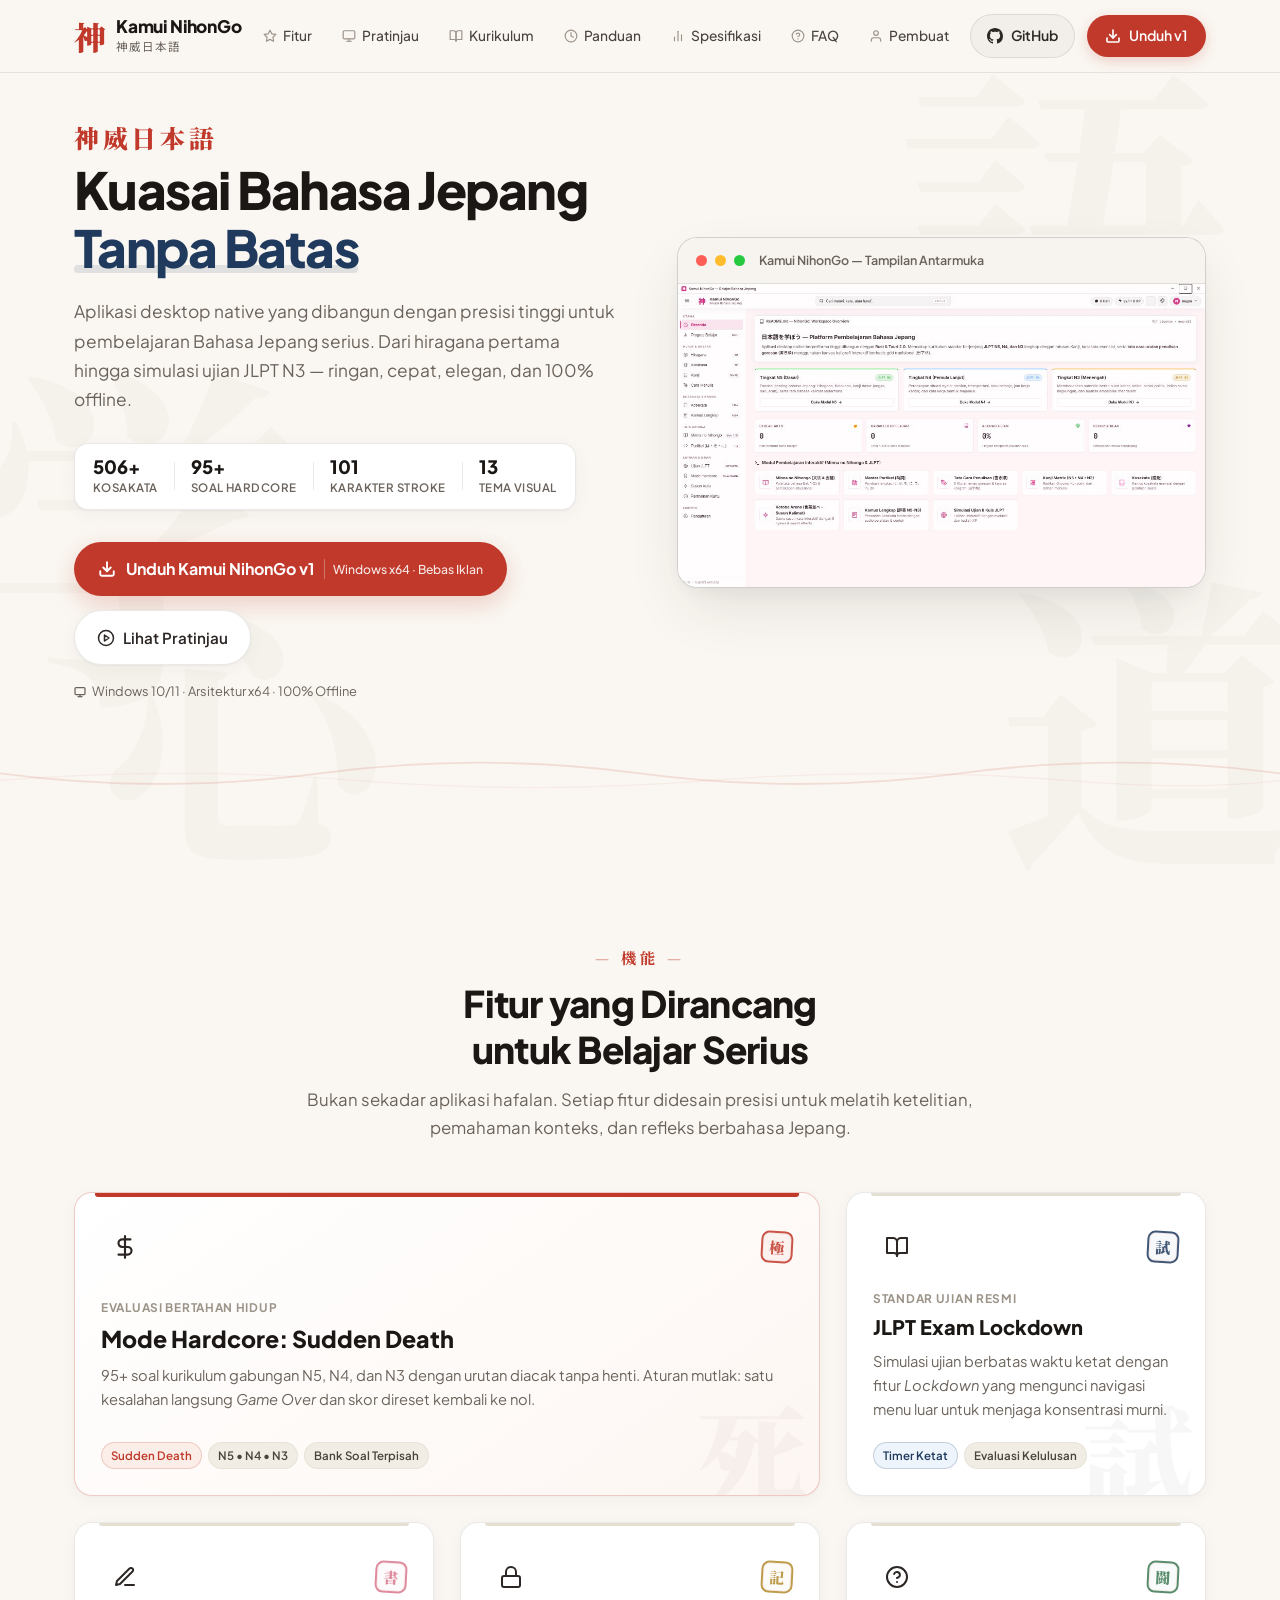
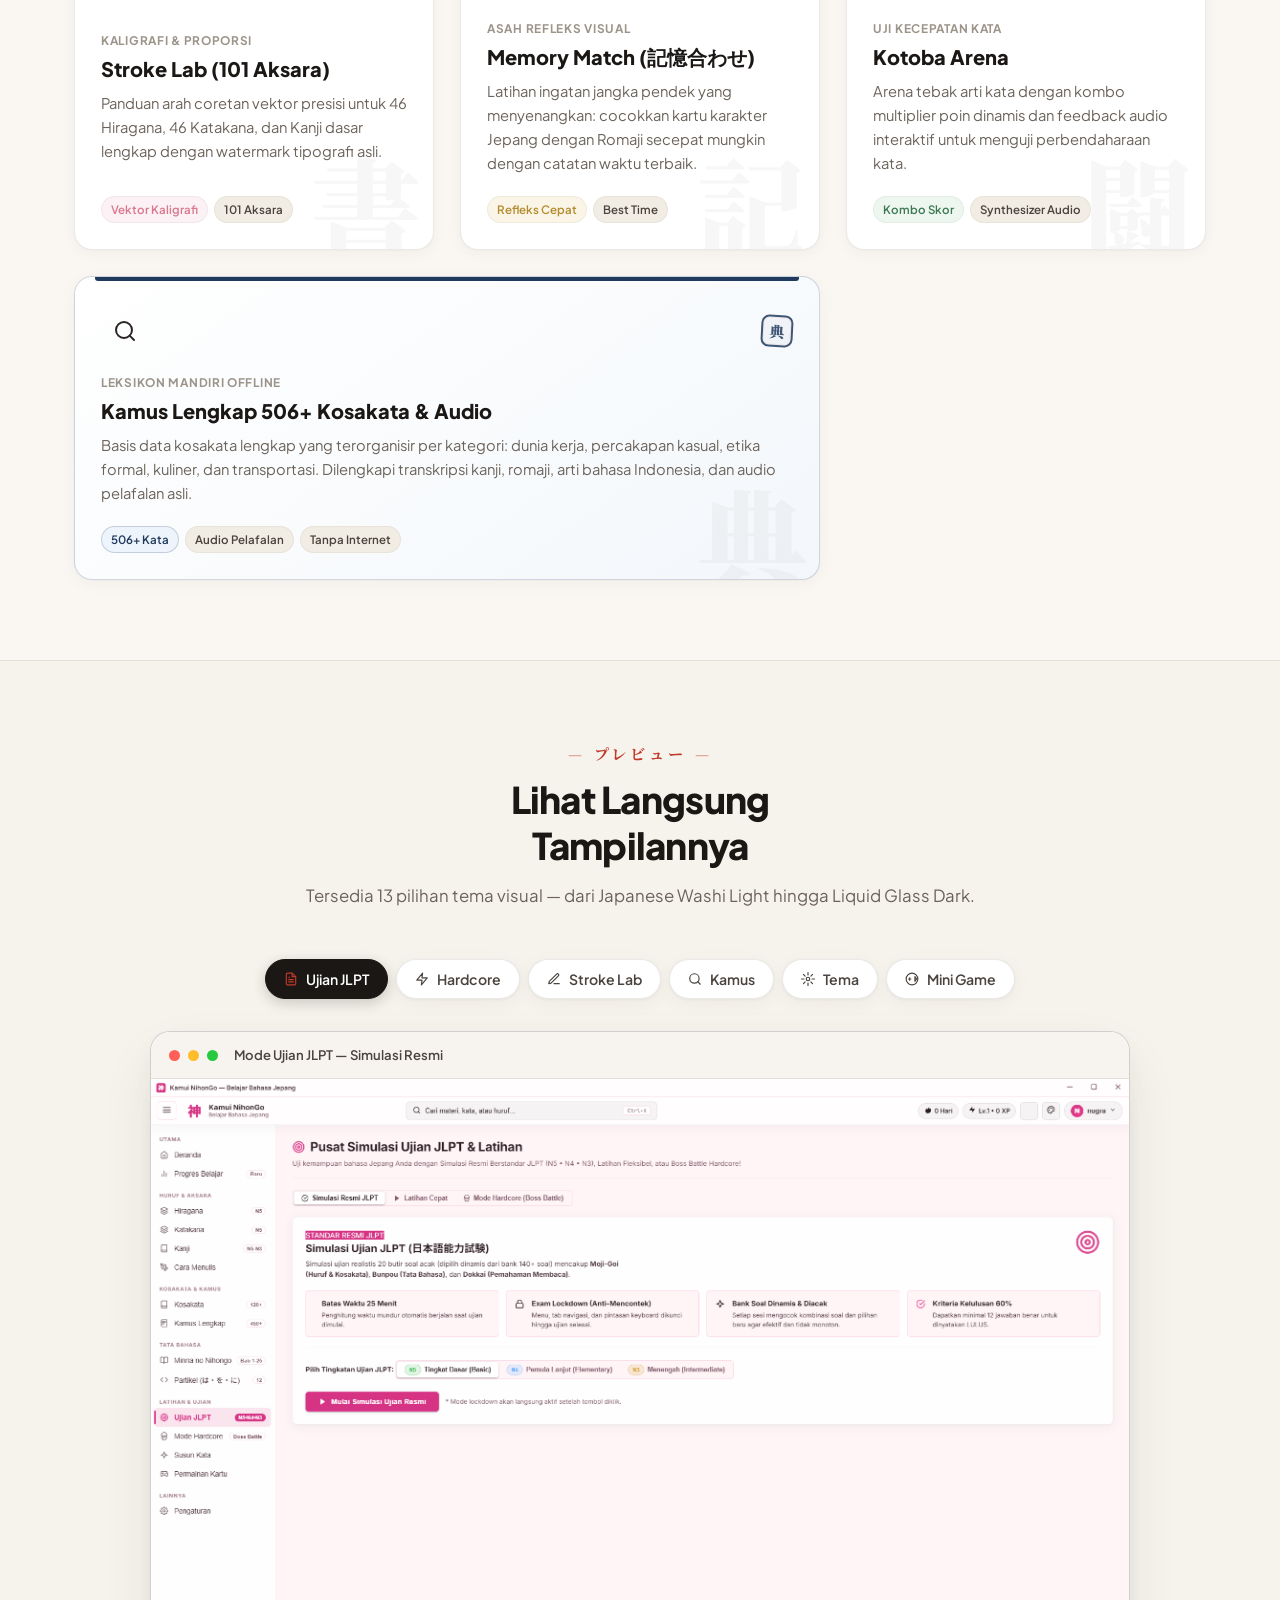
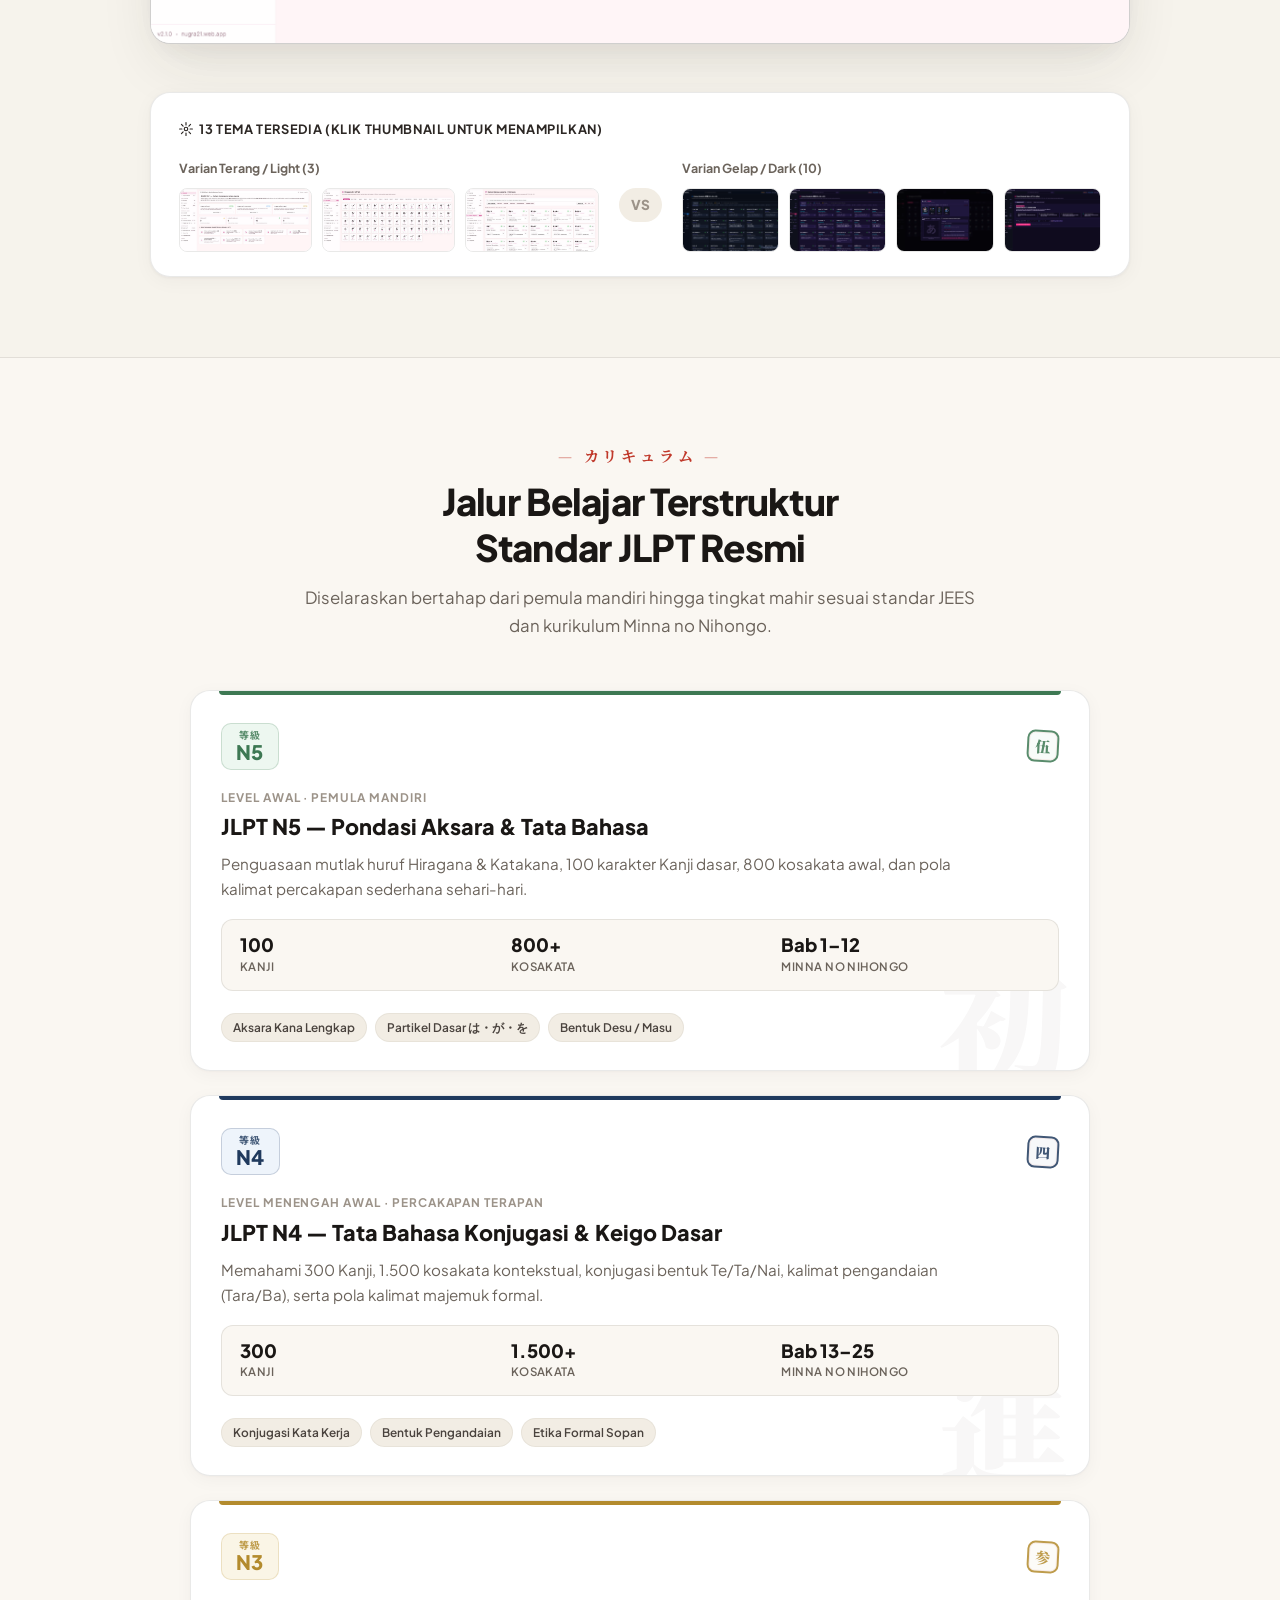
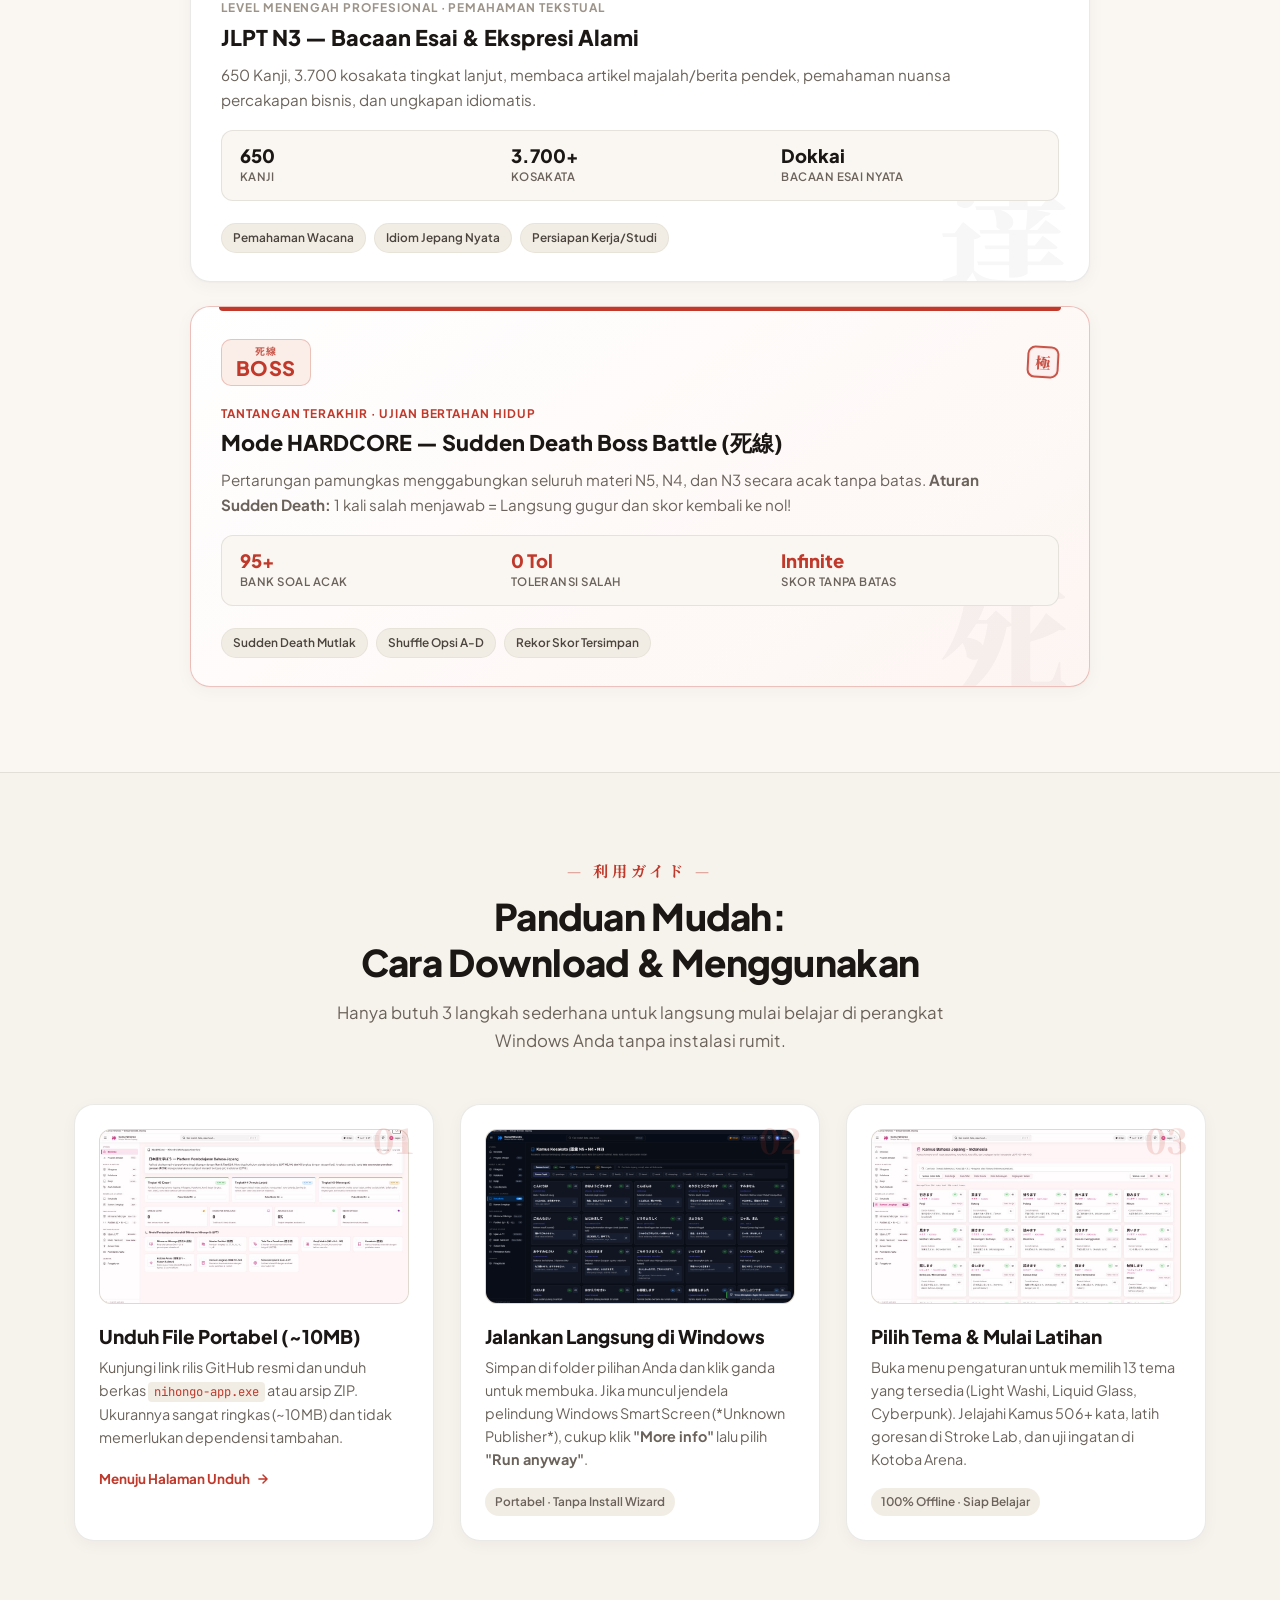
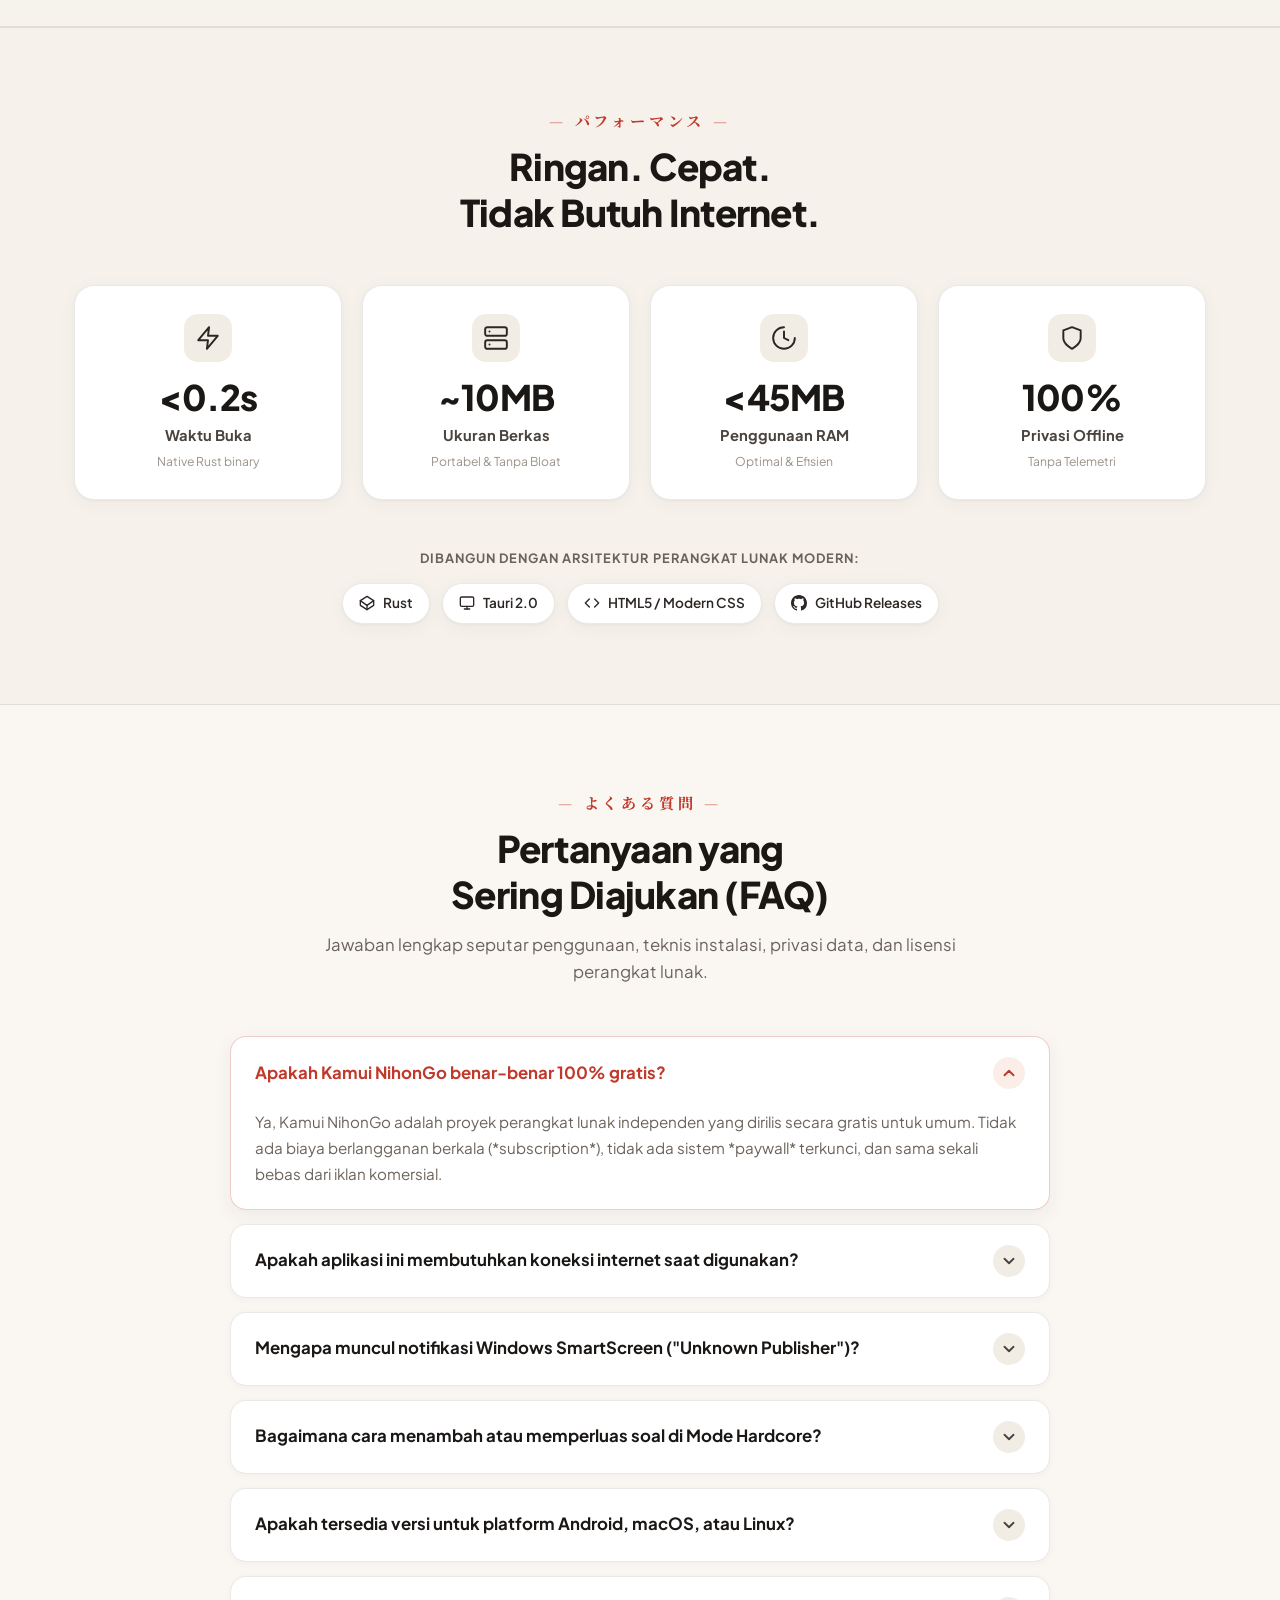
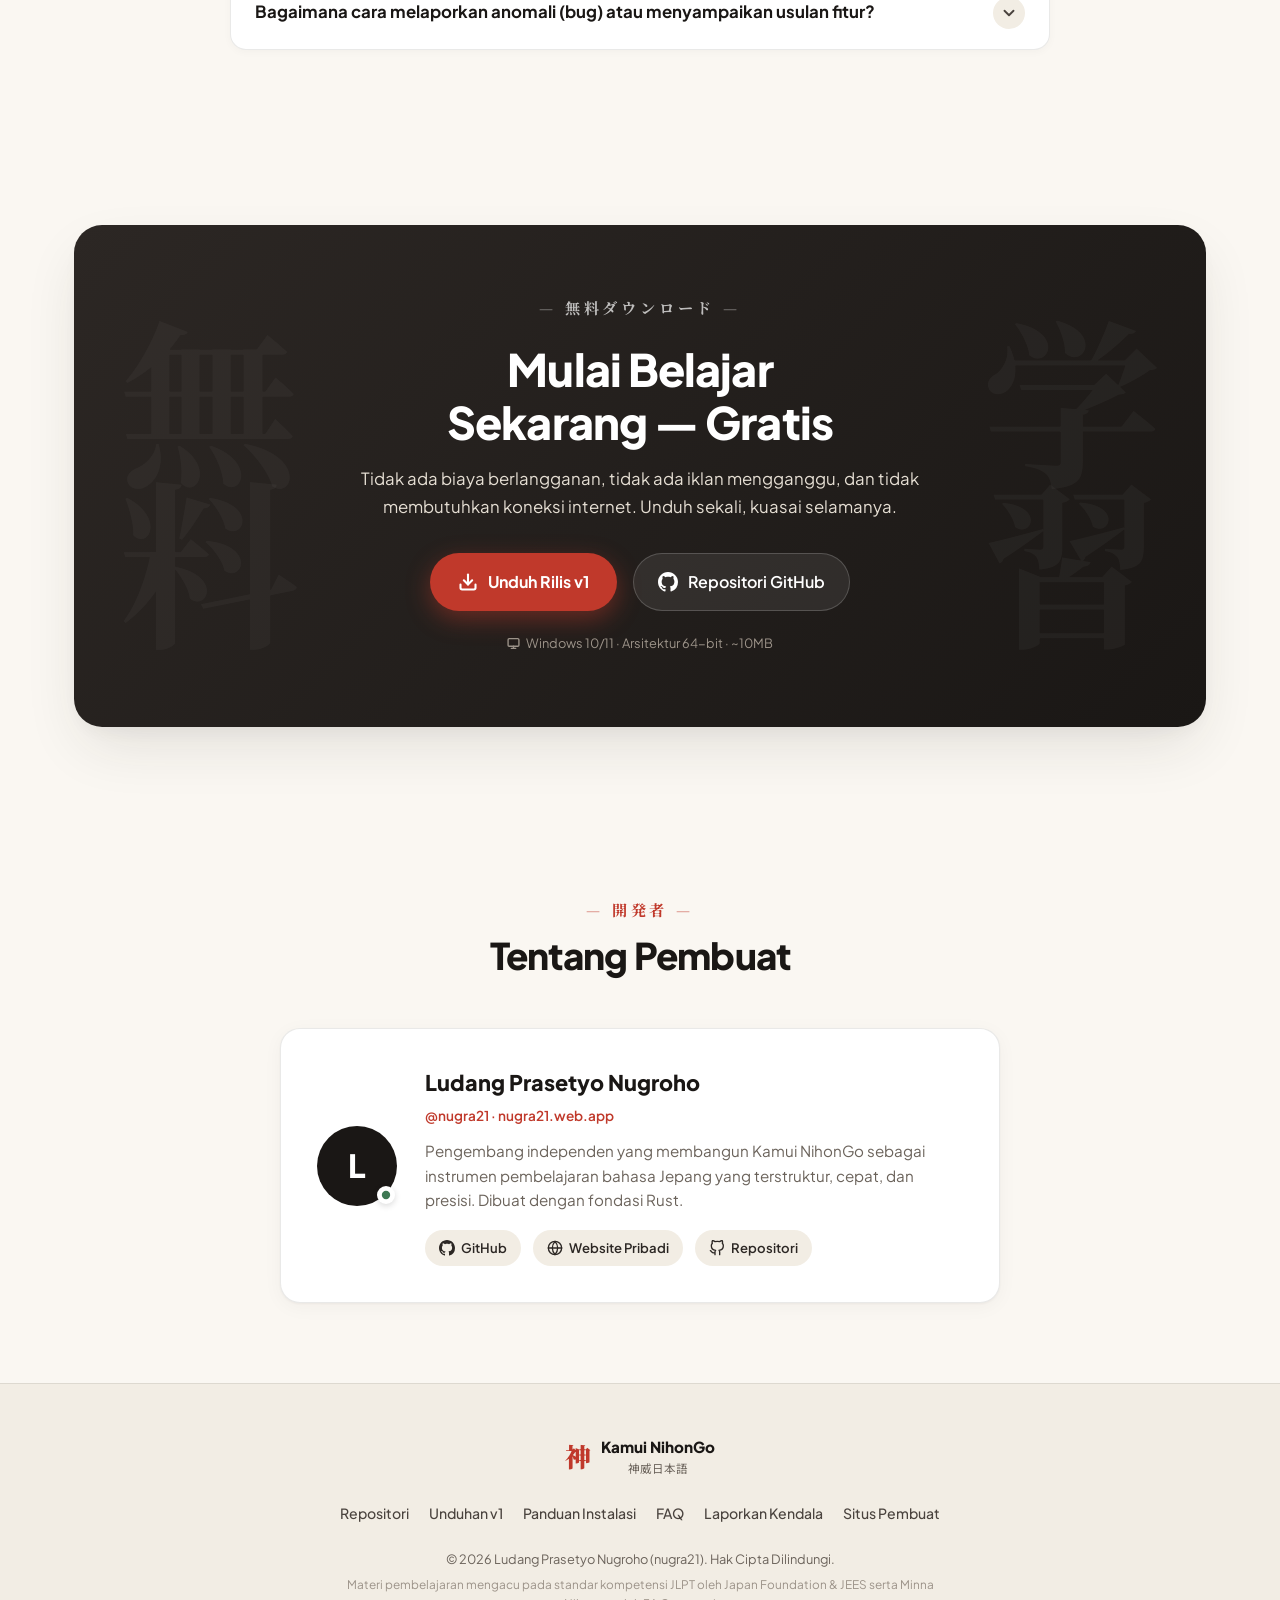
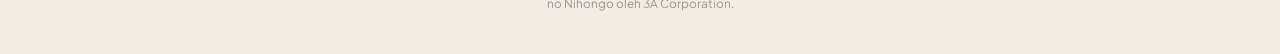
<file: index.html>
<!DOCTYPE html>
<html lang="id">
<head>
    <meta charset="UTF-8">
    <meta name="viewport" content="width=device-width, initial-scale=1.0">
    <title>Kamui NihonGo — 神威日本語 | Belajar Bahasa Jepang</title>

    <!-- SEO & Social -->
    <meta name="description" content="Kamui NihonGo — aplikasi desktop native Rust & Tauri 2.0 untuk belajar Bahasa Jepang. JLPT N5 N4 N3, Stroke Lab, Hardcore Mode, Kamus 506+ kata. Gratis & Offline.">
    <meta name="author" content="Ludang Prasetyo Nugroho (nugra21)">
    <meta property="og:title" content="Kamui NihonGo (神威日本語)">
    <meta property="og:description" content="Kuasai Bahasa Jepang dengan simulasi JLPT resmi, Hardcore Boss Battle, Stroke Lab, dan kamus 506+ kosakata offline.">
    <meta property="og:url" content="https://nugraa21.github.io/kamui-nihongo/">
    <meta property="og:type" content="website">

    <!-- Fonts -->
    <link rel="preconnect" href="https://fonts.googleapis.com">
    <link rel="preconnect" href="https://fonts.gstatic.com" crossorigin>
    <link href="https://fonts.googleapis.com/css2?family=Plus+Jakarta+Sans:ital,wght@0,300;0,400;0,500;0,600;0,700;0,800;1,400&family=Noto+Sans+JP:wght@300;400;500;700;900&family=Noto+Serif+JP:wght@400;600;700;900&family=JetBrains+Mono:wght@400;500;600&display=swap" rel="stylesheet">

    <!-- Favicon -->
    <link rel="icon" href="data:image/svg+xml,<svg xmlns='http://www.w3.org/2000/svg' viewBox='0 0 100 100'><text y='.9em' font-size='90' fill='%23c0392b' font-weight='900'>神</text></svg>">

    <!-- Stylesheet -->
    <link rel="stylesheet" href="assets/css/style.css">
</head>
<body>

<!-- ====== BACKGROUND DECORATIONS ====== -->
<div class="bg-washi" aria-hidden="true">
    <div class="washi-grain"></div>
    <div class="washi-kanji wk-1">語</div>
    <div class="washi-kanji wk-2">学</div>
    <div class="washi-kanji wk-3">道</div>
    <div class="washi-kanji wk-4">心</div>
    <div class="sakura-container" id="sakuraContainer"></div>
</div>

<!-- ====== NAVBAR ====== -->
<header class="site-header" id="siteHeader">
    <div class="container nav-wrap">
        <a href="#" class="nav-brand">
            <span class="brand-kanji">神</span>
            <div class="brand-info">
                <span class="brand-name">Kamui NihonGo</span>
                <span class="brand-sub">神威日本語</span>
            </div>
        </a>

        <button class="nav-hamburger" id="navHamburger" aria-label="Menu" aria-expanded="false">
            <span></span><span></span><span></span>
        </button>

        <nav class="nav-menu" id="navMenu">
            <a href="#fitur" class="nav-link">
                <svg width="14" height="14" viewBox="0 0 24 24" fill="none" stroke="currentColor" stroke-width="2" stroke-linecap="round" stroke-linejoin="round"><polygon points="12 2 15.09 8.26 22 9.27 17 14.14 18.18 21.02 12 17.77 5.82 21.02 7 14.14 2 9.27 8.91 8.26 12 2"/></svg>
                Fitur
            </a>
            <a href="#pratinjau" class="nav-link">
                <svg width="14" height="14" viewBox="0 0 24 24" fill="none" stroke="currentColor" stroke-width="2" stroke-linecap="round" stroke-linejoin="round"><rect x="2" y="3" width="20" height="14" rx="2"/><line x1="8" y1="21" x2="16" y2="21"/><line x1="12" y1="17" x2="12" y2="21"/></svg>
                Pratinjau
            </a>
            <a href="#kurikulum" class="nav-link">
                <svg width="14" height="14" viewBox="0 0 24 24" fill="none" stroke="currentColor" stroke-width="2" stroke-linecap="round" stroke-linejoin="round"><path d="M2 3h6a4 4 0 0 1 4 4v14a3 3 0 0 0-3-3H2z"/><path d="M22 3h-6a4 4 0 0 0-4 4v14a3 3 0 0 1 3-3h7z"/></svg>
                Kurikulum
            </a>
            <a href="#panduan" class="nav-link">
                <svg width="14" height="14" viewBox="0 0 24 24" fill="none" stroke="currentColor" stroke-width="2" stroke-linecap="round" stroke-linejoin="round"><circle cx="12" cy="12" r="10"/><polyline points="12 6 12 12 16 14"/></svg>
                Panduan
            </a>
            <a href="#statistik" class="nav-link">
                <svg width="14" height="14" viewBox="0 0 24 24" fill="none" stroke="currentColor" stroke-width="2" stroke-linecap="round" stroke-linejoin="round"><line x1="18" y1="20" x2="18" y2="10"/><line x1="12" y1="20" x2="12" y2="4"/><line x1="6" y1="20" x2="6" y2="14"/></svg>
                Spesifikasi
            </a>
            <a href="#faq" class="nav-link">
                <svg width="14" height="14" viewBox="0 0 24 24" fill="none" stroke="currentColor" stroke-width="2" stroke-linecap="round" stroke-linejoin="round"><circle cx="12" cy="12" r="10"/><path d="M9.09 9a3 3 0 0 1 5.83 1c0 2-3 3-3 3"/><line x1="12" y1="17" x2="12.01" y2="17"/></svg>
                FAQ
            </a>
            <a href="#pengembang" class="nav-link">
                <svg width="14" height="14" viewBox="0 0 24 24" fill="none" stroke="currentColor" stroke-width="2" stroke-linecap="round" stroke-linejoin="round"><path d="M20 21v-2a4 4 0 0 0-4-4H8a4 4 0 0 0-4 4v2"/><circle cx="12" cy="7" r="4"/></svg>
                Pembuat
            </a>
        </nav>

        <div class="nav-cta">
            <a href="https://github.com/Nugraa21/kamui-nihongo" target="_blank" rel="noopener" class="btn-ghost">
                <svg width="16" height="16" viewBox="0 0 24 24" fill="currentColor"><path d="M12 0C5.37 0 0 5.37 0 12c0 5.31 3.435 9.795 8.205 11.385.6.105.825-.255.825-.57 0-.285-.015-1.23-.015-2.235-3.015.555-3.795-.735-4.035-1.41-.135-.345-.72-1.41-1.23-1.695-.42-.225-1.02-.78-.015-.795.945-.015 1.62.87 1.845 1.23 1.08 1.815 2.805 1.305 3.495.99.105-.78.42-1.305.765-1.605-2.67-.3-5.46-1.335-5.46-5.925 0-1.305.465-2.385 1.23-3.225-.12-.3-.54-1.53.12-3.18 0 0 1.005-.315 3.3 1.23.96-.27 1.98-.405 3-.405s2.04.135 3 .405c2.295-1.56 3.3-1.23 3.3-1.23.66 1.65.24 2.88.12 3.18.765.84 1.23 1.905 1.23 3.225 0 4.605-2.805 5.625-5.475 5.925.435.375.81 1.095.81 2.22 0 1.605-.015 2.895-.015 3.3 0 .315.225.69.825.57A12.02 12.02 0 0 0 24 12c0-6.63-5.37-12-12-12z"/></svg>
                GitHub
            </a>
            <a href="Kamui.zip" target="_blank" rel="noopener" class="btn-primary">
                <svg width="16" height="16" viewBox="0 0 24 24" fill="none" stroke="currentColor" stroke-width="2.5" stroke-linecap="round" stroke-linejoin="round"><path d="M21 15v4a2 2 0 0 1-2 2H5a2 2 0 0 1-2-2v-4"/><polyline points="7 10 12 15 17 10"/><line x1="12" y1="15" x2="12" y2="3"/></svg>
                Unduh v1
            </a>
        </div>
    </div>
</header>

<!-- ====== HERO ====== -->
<section class="hero" id="hero">
    <div class="container hero-wrap">
        <div class="hero-content reveal">
            <h1 class="hero-title">
                <span class="title-jp">神威日本語</span>
                <span class="title-break">Kuasai Bahasa Jepang</span>
                <span class="title-accent">Tanpa Batas</span>
            </h1>

            <p class="hero-desc">
                Aplikasi desktop native yang dibangun dengan presisi tinggi untuk pembelajaran Bahasa Jepang serius.
                Dari hiragana pertama hingga simulasi ujian JLPT N3 — ringan, cepat, elegan, dan 100% offline.
            </p>

            <div class="hero-stats-row">
                <div class="stat-pill">
                    <span class="stat-num">506+</span>
                    <span class="stat-lbl">Kosakata</span>
                </div>
                <div class="stat-divider"></div>
                <div class="stat-pill">
                    <span class="stat-num">95+</span>
                    <span class="stat-lbl">Soal Hardcore</span>
                </div>
                <div class="stat-divider"></div>
                <div class="stat-pill">
                    <span class="stat-num">101</span>
                    <span class="stat-lbl">Karakter Stroke</span>
                </div>
                <div class="stat-divider"></div>
                <div class="stat-pill">
                    <span class="stat-num">13</span>
                    <span class="stat-lbl">Tema Visual</span>
                </div>
            </div>

            <div class="hero-actions">
                <a href="Kamui.zip" target="_blank" rel="noopener" class="btn-hero-primary">
                    <svg width="18" height="18" viewBox="0 0 24 24" fill="none" stroke="currentColor" stroke-width="2.5" stroke-linecap="round" stroke-linejoin="round"><path d="M21 15v4a2 2 0 0 1-2 2H5a2 2 0 0 1-2-2v-4"/><polyline points="7 10 12 15 17 10"/><line x1="12" y1="15" x2="12" y2="3"/></svg>
                    Unduh Kamui NihonGo v1
                    <span class="btn-sub">Windows x64 · Bebas Iklan</span>
                </a>
                <a href="#pratinjau" class="btn-hero-ghost">
                    <svg width="18" height="18" viewBox="0 0 24 24" fill="none" stroke="currentColor" stroke-width="2" stroke-linecap="round" stroke-linejoin="round"><circle cx="12" cy="12" r="10"/><polygon points="10 8 16 12 10 16 10 8"/></svg>
                    Lihat Pratinjau
                </a>
            </div>

            <p class="hero-compat">
                <svg width="12" height="12" viewBox="0 0 24 24" fill="none" stroke="currentColor" stroke-width="2.5" stroke-linecap="round" stroke-linejoin="round"><rect x="2" y="3" width="20" height="14" rx="2"/><line x1="8" y1="21" x2="16" y2="21"/><line x1="12" y1="17" x2="12" y2="21"/></svg>
                Windows 10/11 · Arsitektur x64 · 100% Offline
            </p>
        </div>

        <div class="hero-mockup reveal reveal-delay-1">
            <div class="mockup-frame">
                <div class="mockup-topbar">
                    <span class="dot red"></span>
                    <span class="dot yellow"></span>
                    <span class="dot green"></span>
                    <span class="mockup-title">Kamui NihonGo — Tampilan Antarmuka</span>
                </div>
                <div class="mockup-screen">
                    <img src="assets/images/screenshots/app-beranda-light.png" alt="Kamui NihonGo - Tampilan Beranda Light Mode" loading="eager">
                </div>
            </div>
            <div class="mockup-shadow"></div>
        </div>
    </div>

    <!-- Ink brush divider -->
    <div class="ink-divider" aria-hidden="true">
        <svg viewBox="0 0 1440 48" fill="none" xmlns="http://www.w3.org/2000/svg" preserveAspectRatio="none">
            <path d="M0 24 Q180 48 360 24 Q540 0 720 24 Q900 48 1080 24 Q1260 0 1440 24" stroke="rgba(192,57,43,0.18)" stroke-width="2" fill="none"/>
            <path d="M0 32 Q200 16 400 32 Q600 48 800 32 Q1000 16 1200 32 Q1340 44 1440 32" stroke="rgba(192,57,43,0.08)" stroke-width="1.5" fill="none"/>
        </svg>
    </div>
</section>

<!-- ====== FITUR UTAMA (CUSTOM ARTISAN CARDS) ====== -->
<section class="section-features" id="fitur">
    <div class="container">
        <div class="section-header reveal">
            <span class="section-eyebrow">機能</span>
            <h2 class="section-title">Fitur yang Dirancang<br>untuk Belajar Serius</h2>
            <p class="section-desc">Bukan sekadar aplikasi hafalan. Setiap fitur didesain presisi untuk melatih ketelitian, pemahaman konteks, dan refleks berbahasa Jepang.</p>
        </div>

        <div class="features-grid">
            <!-- Custom Card 1: Hardcore Boss Battle -->
            <div class="custom-card card-heroic reveal">
                <span class="card-kanji-watermark">死</span>
                <div class="card-head">
                    <div class="card-icon-art icon-vermilion">
                        <svg width="26" height="26" viewBox="0 0 24 24" fill="none" stroke="currentColor" stroke-width="2" stroke-linecap="round" stroke-linejoin="round"><path d="M12 2v20M17 5H9.5a3.5 3.5 0 0 0 0 7h5a3.5 3.5 0 0 1 0 7H6"/></svg>
                    </div>
                    <div class="hanko-seal" title="Stempel Kualitas - Ekstrem">極</div>
                </div>

                <div class="card-content">
                    <div class="card-kicker">Evaluasi Bertahan Hidup</div>
                    <h3 class="card-heading">Mode Hardcore: Sudden Death</h3>
                    <p class="card-paragraph">
                        95+ soal kurikulum gabungan N5, N4, dan N3 dengan urutan diacak tanpa henti. Aturan mutlak: satu kesalahan langsung <em>Game Over</em> dan skor direset kembali ke nol.
                    </p>
                </div>

                <div class="card-foot">
                    <span class="card-chip chip-vermilion">Sudden Death</span>
                    <span class="card-chip">N5 • N4 • N3</span>
                    <span class="card-chip">Bank Soal Terpisah</span>
                </div>
            </div>

            <!-- Custom Card 2: JLPT Lockdown -->
            <div class="custom-card card-regular reveal reveal-delay-1">
                <span class="card-kanji-watermark">試</span>
                <div class="card-head">
                    <div class="card-icon-art icon-indigo">
                        <svg width="24" height="24" viewBox="0 0 24 24" fill="none" stroke="currentColor" stroke-width="2" stroke-linecap="round" stroke-linejoin="round"><path d="M2 3h6a4 4 0 0 1 4 4v14a3 3 0 0 0-3-3H2z"/><path d="M22 3h-6a4 4 0 0 0-4 4v14a3 3 0 0 1 3-3h7z"/></svg>
                    </div>
                    <div class="hanko-seal seal-indigo" title="Stempel Ujian">試</div>
                </div>

                <div class="card-content">
                    <div class="card-kicker">Standar Ujian Resmi</div>
                    <h3 class="card-heading">JLPT Exam Lockdown</h3>
                    <p class="card-paragraph">
                        Simulasi ujian berbatas waktu ketat dengan fitur <em>Lockdown</em> yang mengunci navigasi menu luar untuk menjaga konsentrasi murni.
                    </p>
                </div>

                <div class="card-foot">
                    <span class="card-chip chip-indigo">Timer Ketat</span>
                    <span class="card-chip">Evaluasi Kelulusan</span>
                </div>
            </div>

            <!-- Custom Card 3: Stroke Lab -->
            <div class="custom-card card-regular reveal reveal-delay-2">
                <span class="card-kanji-watermark">書</span>
                <div class="card-head">
                    <div class="card-icon-art icon-sakura">
                        <svg width="24" height="24" viewBox="0 0 24 24" fill="none" stroke="currentColor" stroke-width="2" stroke-linecap="round" stroke-linejoin="round"><path d="M12 20h9"/><path d="M16.5 3.5a2.121 2.121 0 0 1 3 3L7 19l-4 1 1-4L16.5 3.5z"/></svg>
                    </div>
                    <div class="hanko-seal seal-sakura" title="Stempel Kaligrafi">書</div>
                </div>

                <div class="card-content">
                    <div class="card-kicker">Kaligrafi & Proporsi</div>
                    <h3 class="card-heading">Stroke Lab (101 Aksara)</h3>
                    <p class="card-paragraph">
                        Panduan arah coretan vektor presisi untuk 46 Hiragana, 46 Katakana, dan Kanji dasar lengkap dengan watermark tipografi asli.
                    </p>
                </div>

                <div class="card-foot">
                    <span class="card-chip chip-sakura">Vektor Kaligrafi</span>
                    <span class="card-chip">101 Aksara</span>
                </div>
            </div>

            <!-- Custom Card 4: Memory Match -->
            <div class="custom-card card-regular reveal">
                <span class="card-kanji-watermark">記</span>
                <div class="card-head">
                    <div class="card-icon-art icon-gold">
                        <svg width="24" height="24" viewBox="0 0 24 24" fill="none" stroke="currentColor" stroke-width="2" stroke-linecap="round" stroke-linejoin="round"><rect x="3" y="11" width="18" height="11" rx="2" ry="2"/><path d="M7 11V7a5 5 0 0 1 10 0v4"/></svg>
                    </div>
                    <div class="hanko-seal seal-gold" title="Stempel Memori">記</div>
                </div>

                <div class="card-content">
                    <div class="card-kicker">Asah Refleks Visual</div>
                    <h3 class="card-heading">Memory Match (記憶合わせ)</h3>
                    <p class="card-paragraph">
                        Latihan ingatan jangka pendek yang menyenangkan: cocokkan kartu karakter Jepang dengan Romaji secepat mungkin dengan catatan waktu terbaik.
                    </p>
                </div>

                <div class="card-foot">
                    <span class="card-chip chip-gold">Refleks Cepat</span>
                    <span class="card-chip">Best Time</span>
                </div>
            </div>

            <!-- Custom Card 5: Kotoba Arena -->
            <div class="custom-card card-regular reveal reveal-delay-1">
                <span class="card-kanji-watermark">闘</span>
                <div class="card-head">
                    <div class="card-icon-art icon-sage">
                        <svg width="24" height="24" viewBox="0 0 24 24" fill="none" stroke="currentColor" stroke-width="2" stroke-linecap="round" stroke-linejoin="round"><circle cx="12" cy="12" r="10"/><path d="M9.09 9a3 3 0 0 1 5.83 1c0 2-3 3-3 3"/><line x1="12" y1="17" x2="12.01" y2="17"/></svg>
                    </div>
                    <div class="hanko-seal seal-sage" title="Stempel Laga">闘</div>
                </div>

                <div class="card-content">
                    <div class="card-kicker">Uji Kecepatan Kata</div>
                    <h3 class="card-heading">Kotoba Arena</h3>
                    <p class="card-paragraph">
                        Arena tebak arti kata dengan kombo multiplier poin dinamis dan feedback audio interaktif untuk menguji perbendaharaan kata.
                    </p>
                </div>

                <div class="card-foot">
                    <span class="card-chip chip-sage">Kombo Skor</span>
                    <span class="card-chip">Synthesizer Audio</span>
                </div>
            </div>

            <!-- Custom Card 6: Kamus Lengkap Offline -->
            <div class="custom-card card-wide reveal reveal-delay-2">
                <span class="card-kanji-watermark">典</span>
                <div class="card-head">
                    <div class="card-icon-art icon-indigo">
                        <svg width="24" height="24" viewBox="0 0 24 24" fill="none" stroke="currentColor" stroke-width="2" stroke-linecap="round" stroke-linejoin="round"><circle cx="11" cy="11" r="8"/><line x1="21" y1="21" x2="16.65" y2="16.65"/></svg>
                    </div>
                    <div class="hanko-seal seal-indigo" title="Stempel Kamus">典</div>
                </div>

                <div class="card-content">
                    <div class="card-kicker">Leksikon Mandiri Offline</div>
                    <h3 class="card-heading">Kamus Lengkap 506+ Kosakata & Audio</h3>
                    <p class="card-paragraph">
                        Basis data kosakata lengkap yang terorganisir per kategori: dunia kerja, percakapan kasual, etika formal, kuliner, dan transportasi. Dilengkapi transkripsi kanji, romaji, arti bahasa Indonesia, dan audio pelafalan asli.
                    </p>
                </div>

                <div class="card-foot">
                    <span class="card-chip chip-indigo">506+ Kata</span>
                    <span class="card-chip">Audio Pelafalan</span>
                    <span class="card-chip">Tanpa Internet</span>
                </div>
            </div>
        </div>
    </div>
</section>

<!-- ====== PRATINJAU ====== -->
<section class="section-preview" id="pratinjau">
    <div class="container">
        <div class="section-header reveal">
            <span class="section-eyebrow">プレビュー</span>
            <h2 class="section-title">Lihat Langsung<br>Tampilannya</h2>
            <p class="section-desc">Tersedia 13 pilihan tema visual — dari Japanese Washi Light hingga Liquid Glass Dark.</p>
        </div>

        <!-- Gallery tabs -->
        <div class="gallery-tabs reveal">
            <button class="gallery-tab active" data-tab="exam">
                <svg width="14" height="14" viewBox="0 0 24 24" fill="none" stroke="currentColor" stroke-width="2" stroke-linecap="round" stroke-linejoin="round"><path d="M14 2H6a2 2 0 0 0-2 2v16a2 2 0 0 0 2 2h12a2 2 0 0 0 2-2V8z"/><polyline points="14 2 14 8 20 8"/><line x1="16" y1="13" x2="8" y2="13"/><line x1="16" y1="17" x2="8" y2="17"/><polyline points="10 9 9 9 8 9"/></svg>
                Ujian JLPT
            </button>
            <button class="gallery-tab" data-tab="hardcore">
                <svg width="14" height="14" viewBox="0 0 24 24" fill="none" stroke="currentColor" stroke-width="2" stroke-linecap="round" stroke-linejoin="round"><polygon points="13 2 3 14 12 14 11 22 21 10 12 10 13 2"/></svg>
                Hardcore
            </button>
            <button class="gallery-tab" data-tab="stroke">
                <svg width="14" height="14" viewBox="0 0 24 24" fill="none" stroke="currentColor" stroke-width="2" stroke-linecap="round" stroke-linejoin="round"><path d="M12 20h9"/><path d="M16.5 3.5a2.121 2.121 0 0 1 3 3L7 19l-4 1 1-4L16.5 3.5z"/></svg>
                Stroke Lab
            </button>
            <button class="gallery-tab" data-tab="kamus">
                <svg width="14" height="14" viewBox="0 0 24 24" fill="none" stroke="currentColor" stroke-width="2" stroke-linecap="round" stroke-linejoin="round"><circle cx="11" cy="11" r="8"/><line x1="21" y1="21" x2="16.65" y2="16.65"/></svg>
                Kamus
            </button>
            <button class="gallery-tab" data-tab="tema">
                <svg width="14" height="14" viewBox="0 0 24 24" fill="none" stroke="currentColor" stroke-width="2" stroke-linecap="round" stroke-linejoin="round"><circle cx="12" cy="12" r="3"/><path d="M12 1v4M12 19v4M4.22 4.22l2.83 2.83M16.95 16.95l2.83 2.83M1 12h4M19 12h4M4.22 19.78l2.83-2.83M16.95 7.05l2.83-2.83"/></svg>
                Tema
            </button>
            <button class="gallery-tab" data-tab="games">
                <svg width="14" height="14" viewBox="0 0 24 24" fill="none" stroke="currentColor" stroke-width="2" stroke-linecap="round" stroke-linejoin="round"><line x1="6" y1="12" x2="10" y2="12"/><line x1="8" y1="10" x2="8" y2="14"/><polygon points="17 8 20 12 17 16"/><circle cx="12" cy="12" r="10"/></svg>
                Mini Game
            </button>
        </div>

        <div class="gallery-stage reveal reveal-delay-1">
            <div class="gallery-frame">
                <div class="gallery-topbar">
                    <span class="dot red"></span>
                    <span class="dot yellow"></span>
                    <span class="dot green"></span>
                    <span class="gallery-wintitle" id="galleryTitle">Mode Ujian JLPT — Simulasi Resmi</span>
                </div>
                <div class="gallery-screen">
                    <img src="assets/images/screenshots/app-ujian-jlpt-center.png" alt="Pusat Simulasi Ujian JLPT" id="galleryImg" loading="lazy">
                </div>
            </div>
        </div>

        <!-- Theme comparison strip -->
        <div class="theme-compare reveal">
            <div class="compare-label">
                <svg width="14" height="14" viewBox="0 0 24 24" fill="none" stroke="currentColor" stroke-width="2" stroke-linecap="round" stroke-linejoin="round"><circle cx="12" cy="12" r="3"/><path d="M12 1v4M12 19v4M4.22 4.22l2.83 2.83M16.95 16.95l2.83 2.83M1 12h4M19 12h4M4.22 19.78l2.83-2.83M16.95 7.05l2.83-2.83"/></svg>
                13 Tema Tersedia (Klik Thumbnail untuk Menampilkan)
            </div>
            <div class="compare-strip">
                <div class="compare-group">
                    <span class="compare-group-label">Varian Terang / Light (3)</span>
                    <div class="compare-imgs">
                        <img src="assets/images/screenshots/app-beranda-light.png" alt="Tema Light Washi Beranda" loading="lazy">
                        <img src="assets/images/screenshots/app-hiragana-table.png" alt="Tema Sakura Kana Table" loading="lazy">
                        <img src="assets/images/screenshots/app-kamus-lengkap.png" alt="Tema Clean Washi Kamus" loading="lazy">
                    </div>
                </div>
                <div class="compare-vs">VS</div>
                <div class="compare-group">
                    <span class="compare-group-label">Varian Gelap / Dark (10)</span>
                    <div class="compare-imgs">
                        <img src="assets/images/screenshots/screenshot-2.png" alt="Tema Liquid Glass Dark" loading="lazy">
                        <img src="assets/images/screenshots/screenshot-3.png" alt="Tema Midnight Ink Dark" loading="lazy">
                        <img src="assets/images/screenshots/screenshot-10.png" alt="Tema Synthwave 80s Dark" loading="lazy">
                        <img src="assets/images/screenshots/screenshot-11.png" alt="Tema Cyberpunk Neon Dark" loading="lazy">
                    </div>
                </div>
            </div>
        </div>
    </div>
</section>

<!-- ====== KURIKULUM (CUSTOM ARTISAN CARDS — SESUAI PREFERENSI) ====== -->
<section class="section-curriculum" id="kurikulum">
    <div class="container">
        <div class="section-header reveal">
            <span class="section-eyebrow">カリキュラム</span>
            <h2 class="section-title">Jalur Belajar Terstruktur<br>Standar JLPT Resmi</h2>
            <p class="section-desc">Diselaraskan bertahap dari pemula mandiri hingga tingkat mahir sesuai standar JEES dan kurikulum Minna no Nihongo.</p>
        </div>

        <div class="curr-artisan-grid">
            <!-- Level 1: N5 Card -->
            <div class="curr-artisan-card curr-card-n5 reveal">
                <span class="curr-watermark">初</span>
                <div class="curr-top-bar">
                    <div class="curr-fuda-badge fuda-matcha">
                        <span class="fuda-sub">等級</span>
                        <span class="fuda-lvl">N5</span>
                    </div>
                    <div class="hanko-seal seal-sage" title="Tingkat Pemula">伍</div>
                </div>

                <div class="curr-body">
                    <div class="curr-target-kicker">Level Awal · Pemula Mandiri</div>
                    <h3 class="curr-name">JLPT N5 — Pondasi Aksara & Tata Bahasa</h3>
                    <p class="curr-desc">
                        Penguasaan mutlak huruf Hiragana & Katakana, 100 karakter Kanji dasar, 800 kosakata awal, dan pola kalimat percakapan sederhana sehari-hari.
                    </p>

                    <div class="curr-metrics-grid">
                        <div class="curr-metric-item">
                            <span class="m-val">100</span>
                            <span class="m-lbl">Kanji</span>
                        </div>
                        <div class="curr-metric-item">
                            <span class="m-val">800+</span>
                            <span class="m-lbl">Kosakata</span>
                        </div>
                        <div class="curr-metric-item">
                            <span class="m-val">Bab 1–12</span>
                            <span class="m-lbl">Minna no Nihongo</span>
                        </div>
                    </div>
                </div>

                <div class="curr-foot">
                    <span class="curr-chip chip-sage">Aksara Kana Lengkap</span>
                    <span class="curr-chip">Partikel Dasar は・が・を</span>
                    <span class="curr-chip">Bentuk Desu / Masu</span>
                </div>
            </div>

            <!-- Level 2: N4 Card -->
            <div class="curr-artisan-card curr-card-n4 reveal reveal-delay-1">
                <span class="curr-watermark">進</span>
                <div class="curr-top-bar">
                    <div class="curr-fuda-badge fuda-indigo">
                        <span class="fuda-sub">等級</span>
                        <span class="fuda-lvl">N4</span>
                    </div>
                    <div class="hanko-seal seal-indigo" title="Tingkat Lanjut">四</div>
                </div>

                <div class="curr-body">
                    <div class="curr-target-kicker">Level Menengah Awal · Percakapan Terapan</div>
                    <h3 class="curr-name">JLPT N4 — Tata Bahasa Konjugasi & Keigo Dasar</h3>
                    <p class="curr-desc">
                        Memahami 300 Kanji, 1.500 kosakata kontekstual, konjugasi bentuk Te/Ta/Nai, kalimat pengandaian (Tara/Ba), serta pola kalimat majemuk formal.
                    </p>

                    <div class="curr-metrics-grid">
                        <div class="curr-metric-item">
                            <span class="m-val">300</span>
                            <span class="m-lbl">Kanji</span>
                        </div>
                        <div class="curr-metric-item">
                            <span class="m-val">1.500+</span>
                            <span class="m-lbl">Kosakata</span>
                        </div>
                        <div class="curr-metric-item">
                            <span class="m-val">Bab 13–25</span>
                            <span class="m-lbl">Minna no Nihongo</span>
                        </div>
                    </div>
                </div>

                <div class="curr-foot">
                    <span class="curr-chip chip-indigo">Konjugasi Kata Kerja</span>
                    <span class="curr-chip">Bentuk Pengandaian</span>
                    <span class="curr-chip">Etika Formal Sopan</span>
                </div>
            </div>

            <!-- Level 3: N3 Card -->
            <div class="curr-artisan-card curr-card-n3 reveal reveal-delay-2">
                <span class="curr-watermark">達</span>
                <div class="curr-top-bar">
                    <div class="curr-fuda-badge fuda-gold">
                        <span class="fuda-sub">等級</span>
                        <span class="fuda-lvl">N3</span>
                    </div>
                    <div class="hanko-seal seal-gold" title="Tingkat Menengah">参</div>
                </div>

                <div class="curr-body">
                    <div class="curr-target-kicker">Level Menengah Profesional · Pemahaman Tekstual</div>
                    <h3 class="curr-name">JLPT N3 — Bacaan Esai & Ekspresi Alami</h3>
                    <p class="curr-desc">
                        650 Kanji, 3.700 kosakata tingkat lanjut, membaca artikel majalah/berita pendek, pemahaman nuansa percakapan bisnis, dan ungkapan idiomatis.
                    </p>

                    <div class="curr-metrics-grid">
                        <div class="curr-metric-item">
                            <span class="m-val">650</span>
                            <span class="m-lbl">Kanji</span>
                        </div>
                        <div class="curr-metric-item">
                            <span class="m-val">3.700+</span>
                            <span class="m-lbl">Kosakata</span>
                        </div>
                        <div class="curr-metric-item">
                            <span class="m-val">Dokkai</span>
                            <span class="m-lbl">Bacaan Esai Nyata</span>
                        </div>
                    </div>
                </div>

                <div class="curr-foot">
                    <span class="curr-chip chip-gold">Pemahaman Wacana</span>
                    <span class="curr-chip">Idiom Jepang Nyata</span>
                    <span class="curr-chip">Persiapan Kerja/Studi</span>
                </div>
            </div>

            <!-- Level Boss: Hardcore Sudden Death Card -->
            <div class="curr-artisan-card curr-card-boss reveal reveal-delay-3">
                <span class="curr-watermark">死</span>
                <div class="curr-top-bar">
                    <div class="curr-fuda-badge fuda-vermilion">
                        <span class="fuda-sub">死線</span>
                        <span class="fuda-lvl">BOSS</span>
                    </div>
                    <div class="hanko-seal" title="Stempel Tantangan Terakhir">極</div>
                </div>

                <div class="curr-body">
                    <div class="curr-target-kicker text-vermilion">Tantangan Terakhir · Ujian Bertahan Hidup</div>
                    <h3 class="curr-name">Mode HARDCORE — Sudden Death Boss Battle (死線)</h3>
                    <p class="curr-desc">
                        Pertarungan pamungkas menggabungkan seluruh materi N5, N4, dan N3 secara acak tanpa batas. <strong>Aturan Sudden Death:</strong> 1 kali salah menjawab = Langsung gugur dan skor kembali ke nol!
                    </p>

                    <div class="curr-metrics-grid">
                        <div class="curr-metric-item">
                            <span class="m-val text-vermilion">95+</span>
                            <span class="m-lbl">Bank Soal Acak</span>
                        </div>
                        <div class="curr-metric-item">
                            <span class="m-val text-vermilion">0 Tol</span>
                            <span class="m-lbl">Toleransi Salah</span>
                        </div>
                        <div class="curr-metric-item">
                            <span class="m-val text-vermilion">Infinite</span>
                            <span class="m-lbl">Skor Tanpa Batas</span>
                        </div>
                    </div>
                </div>

                <div class="curr-foot">
                    <span class="curr-chip chip-vermilion">Sudden Death Mutlak</span>
                    <span class="curr-chip chip-vermilion">Shuffle Opsi A-D</span>
                    <span class="curr-chip chip-vermilion">Rekor Skor Tersimpan</span>
                </div>
            </div>
        </div>
    </div>
</section>

<!-- ====== PANDUAN PENGGUNAAN & CARA DOWNLOAD ====== -->
<section class="section-guide" id="panduan">
    <div class="container">
        <div class="section-header reveal">
            <span class="section-eyebrow">利用ガイド</span>
            <h2 class="section-title">Panduan Mudah:<br>Cara Download & Menggunakan</h2>
            <p class="section-desc">Hanya butuh 3 langkah sederhana untuk langsung mulai belajar di perangkat Windows Anda tanpa instalasi rumit.</p>
        </div>

        <div class="guide-steps-grid">
            <!-- Step 1 -->
            <div class="guide-step-card reveal">
                <div class="step-num-badge">01</div>
                <div class="step-thumb">
                    <img src="assets/images/screenshots/app-beranda-light.png" alt="Unduh Software Kamui NihonGo" loading="lazy">
                </div>
                <div class="step-content">
                    <h3 class="step-title">Unduh File Portabel (~10MB)</h3>
                    <p class="step-desc">
                        Kunjungi link rilis GitHub resmi dan unduh berkas <code>nihongo-app.exe</code> atau arsip ZIP. Ukurannya sangat ringkas (~10MB) dan tidak memerlukan dependensi tambahan.
                    </p>
                    <a href="Kamui.zip" target="_blank" rel="noopener" class="step-link">
                        <span>Menuju Halaman Unduh</span>
                        <svg width="14" height="14" viewBox="0 0 24 24" fill="none" stroke="currentColor" stroke-width="2.5" stroke-linecap="round" stroke-linejoin="round"><path d="M5 12h14M12 5l7 7-7 7"/></svg>
                    </a>
                </div>
            </div>

            <!-- Step 2 -->
            <div class="guide-step-card reveal reveal-delay-1">
                <div class="step-num-badge">02</div>
                <div class="step-thumb">
                    <img src="assets/images/screenshots/screenshot-2.png" alt="Jalankan Aplikasi Mode Gelap / Terang" loading="lazy">
                </div>
                <div class="step-content">
                    <h3 class="step-title">Jalankan Langsung di Windows</h3>
                    <p class="step-desc">
                        Simpan di folder pilihan Anda dan klik ganda untuk membuka. Jika muncul jendela pelindung Windows SmartScreen (*Unknown Publisher*), cukup klik <strong>"More info"</strong> lalu pilih <strong>"Run anyway"</strong>.
                    </p>
                    <div class="step-tag-pill">Portabel · Tanpa Install Wizard</div>
                </div>
            </div>

            <!-- Step 3 -->
            <div class="guide-step-card reveal reveal-delay-2">
                <div class="step-num-badge">03</div>
                <div class="step-thumb">
                    <img src="assets/images/screenshots/app-kamus-lengkap.png" alt="Personalisasi Tema & Mulai Latihan" loading="lazy">
                </div>
                <div class="step-content">
                    <h3 class="step-title">Pilih Tema & Mulai Latihan</h3>
                    <p class="step-desc">
                        Buka menu pengaturan untuk memilih 13 tema yang tersedia (Light Washi, Liquid Glass, Cyberpunk). Jelajahi Kamus 506+ kata, latih goresan di Stroke Lab, dan uji ingatan di Kotoba Arena.
                    </p>
                    <div class="step-tag-pill">100% Offline · Siap Belajar</div>
                </div>
            </div>
        </div>
    </div>
</section>

<!-- ====== STATISTIK / SPESIFIKASI ====== -->
<section class="section-stats" id="statistik">
    <div class="container">
        <div class="section-header reveal">
            <span class="section-eyebrow">パフォーマンス</span>
            <h2 class="section-title">Ringan. Cepat.<br>Tidak Butuh Internet.</h2>
        </div>

        <div class="stats-grid">
            <div class="stat-card reveal">
                <div class="stat-icon">
                    <svg width="26" height="26" viewBox="0 0 24 24" fill="none" stroke="currentColor" stroke-width="1.8" stroke-linecap="round" stroke-linejoin="round"><path d="M13 2L3 14h9l-1 8 10-12h-9l1-8z"/></svg>
                </div>
                <div class="stat-value">&lt;0.2s</div>
                <div class="stat-name">Waktu Buka</div>
                <div class="stat-note">Native Rust binary</div>
            </div>
            <div class="stat-card reveal reveal-delay-1">
                <div class="stat-icon">
                    <svg width="26" height="26" viewBox="0 0 24 24" fill="none" stroke="currentColor" stroke-width="1.8" stroke-linecap="round" stroke-linejoin="round"><rect x="2" y="2" width="20" height="8" rx="2" ry="2"/><rect x="2" y="14" width="20" height="8" rx="2" ry="2"/><line x1="6" y1="6" x2="6.01" y2="6"/><line x1="6" y1="18" x2="6.01" y2="18"/></svg>
                </div>
                <div class="stat-value">~10MB</div>
                <div class="stat-name">Ukuran Berkas</div>
                <div class="stat-note">Portabel & Tanpa Bloat</div>
            </div>
            <div class="stat-card reveal reveal-delay-2">
                <div class="stat-icon">
                    <svg width="26" height="26" viewBox="0 0 24 24" fill="none" stroke="currentColor" stroke-width="1.8" stroke-linecap="round" stroke-linejoin="round"><path d="M12 2a10 10 0 1 0 10 10"/><path d="M12 6v6l4 2"/></svg>
                </div>
                <div class="stat-value">&lt;45MB</div>
                <div class="stat-name">Penggunaan RAM</div>
                <div class="stat-note">Optimal & Efisien</div>
            </div>
            <div class="stat-card reveal reveal-delay-3">
                <div class="stat-icon">
                    <svg width="26" height="26" viewBox="0 0 24 24" fill="none" stroke="currentColor" stroke-width="1.8" stroke-linecap="round" stroke-linejoin="round"><path d="M12 22s8-4 8-10V5l-8-3-8 3v7c0 6 8 10 8 10z"/></svg>
                </div>
                <div class="stat-value">100%</div>
                <div class="stat-name">Privasi Offline</div>
                <div class="stat-note">Tanpa Telemetri</div>
            </div>
        </div>

        <div class="tech-stack reveal">
            <span class="tech-label">Dibangun dengan Arsitektur Perangkat Lunak Modern:</span>
            <div class="tech-badges">
                <div class="tech-badge">
                    <svg width="16" height="16" viewBox="0 0 24 24" fill="none" stroke="currentColor" stroke-width="2" stroke-linecap="round" stroke-linejoin="round"><polygon points="12 2 22 8.5 22 15.5 12 22 2 15.5 2 8.5 12 2"/><line x1="12" y1="22" x2="12" y2="15.5"/><polyline points="22 8.5 12 15.5 2 8.5"/></svg>
                    Rust
                </div>
                <div class="tech-badge">
                    <svg width="16" height="16" viewBox="0 0 24 24" fill="none" stroke="currentColor" stroke-width="2" stroke-linecap="round" stroke-linejoin="round"><rect x="2" y="3" width="20" height="14" rx="2"/><line x1="8" y1="21" x2="16" y2="21"/><line x1="12" y1="17" x2="12" y2="21"/></svg>
                    Tauri 2.0
                </div>
                <div class="tech-badge">
                    <svg width="16" height="16" viewBox="0 0 24 24" fill="none" stroke="currentColor" stroke-width="2" stroke-linecap="round" stroke-linejoin="round"><polyline points="16 18 22 12 16 6"/><polyline points="8 6 2 12 8 18"/></svg>
                    HTML5 / Modern CSS
                </div>
                <div class="tech-badge">
                    <svg width="16" height="16" viewBox="0 0 24 24" fill="currentColor"><path d="M12 0C5.37 0 0 5.37 0 12c0 5.31 3.435 9.795 8.205 11.385.6.105.825-.255.825-.57 0-.285-.015-1.23-.015-2.235-3.015.555-3.795-.735-4.035-1.41-.135-.345-.72-1.41-1.23-1.695-.42-.225-1.02-.78-.015-.795.945-.015 1.62.87 1.845 1.23 1.08 1.815 2.805 1.305 3.495.99.105-.78.42-1.305.765-1.605-2.67-.3-5.46-1.335-5.46-5.925 0-1.305.465-2.385 1.23-3.225-.12-.3-.54-1.53.12-3.18 0 0 1.005-.315 3.3 1.23.96-.27 1.98-.405 3-.405s2.04.135 3 .405c2.295-1.56 3.3-1.23 3.3-1.23.66 1.65.24 2.88.12 3.18.765.84 1.23 1.905 1.23 3.225 0 4.605-2.805 5.625-5.475 5.925.435.375.81 1.095.81 2.22 0 1.605-.015 2.895-.015 3.3 0 .315.225.69.825.57A12.02 12.02 0 0 0 24 12c0-6.63-5.37-12-12-12z"/></svg>
                    GitHub Releases
                </div>
            </div>
        </div>
    </div>
</section>

<!-- ====== FAQ SECTION (TANYA JAWAB LENGKAP) ====== -->
<section class="section-faq" id="faq">
    <div class="container">
        <div class="section-header reveal">
            <span class="section-eyebrow">よくある質問</span>
            <h2 class="section-title">Pertanyaan yang<br>Sering Diajukan (FAQ)</h2>
            <p class="section-desc">Jawaban lengkap seputar penggunaan, teknis instalasi, privasi data, dan lisensi perangkat lunak.</p>
        </div>

        <div class="faq-accordion-wrap reveal">
            <!-- FAQ 1 -->
            <div class="faq-card active">
                <button class="faq-question-btn" aria-expanded="true">
                    <span class="faq-q-text">Apakah Kamui NihonGo benar-benar 100% gratis?</span>
                    <span class="faq-q-icon">
                        <svg width="18" height="18" viewBox="0 0 24 24" fill="none" stroke="currentColor" stroke-width="2.5" stroke-linecap="round" stroke-linejoin="round"><polyline points="6 9 12 15 18 9"/></svg>
                    </span>
                </button>
                <div class="faq-answer-panel">
                    <p>
                        Ya, Kamui NihonGo adalah proyek perangkat lunak independen yang dirilis secara gratis untuk umum. Tidak ada biaya berlangganan berkala (*subscription*), tidak ada sistem *paywall* terkunci, dan sama sekali bebas dari iklan komersial.
                    </p>
                </div>
            </div>

            <!-- FAQ 2 -->
            <div class="faq-card">
                <button class="faq-question-btn" aria-expanded="false">
                    <span class="faq-q-text">Apakah aplikasi ini membutuhkan koneksi internet saat digunakan?</span>
                    <span class="faq-q-icon">
                        <svg width="18" height="18" viewBox="0 0 24 24" fill="none" stroke="currentColor" stroke-width="2.5" stroke-linecap="round" stroke-linejoin="round"><polyline points="6 9 12 15 18 9"/></svg>
                    </span>
                </button>
                <div class="faq-answer-panel">
                    <p>
                        Sama sekali tidak. Kamui NihonGo dirancang beroperasi 100% secara luring (*offline*). Seluruh data kamus 506+ entri, 95+ soal simulasi ujian dan mode hardcore, panduan 101 goresan stroke kaligrafi, hingga audio artikulasi penutur asli telah tertanam langsung di dalam aplikasi lokal Anda.
                    </p>
                </div>
            </div>

            <!-- FAQ 3 -->
            <div class="faq-card">
                <button class="faq-question-btn" aria-expanded="false">
                    <span class="faq-q-text">Mengapa muncul notifikasi Windows SmartScreen ("Unknown Publisher")?</span>
                    <span class="faq-q-icon">
                        <svg width="18" height="18" viewBox="0 0 24 24" fill="none" stroke="currentColor" stroke-width="2.5" stroke-linecap="round" stroke-linejoin="round"><polyline points="6 9 12 15 18 9"/></svg>
                    </span>
                </button>
                <div class="faq-answer-panel">
                    <p>
                        Peringatan tersebut merupakan standar keamanan default Microsoft Windows untuk file executable yang dirilis oleh pengembang independen (*open source*) yang belum berlangganan sertifikat tanda tangan digital komersial Microsoft tahunan berbiaya tinggi. Berkas kami 100% aman dan bersih. Anda cukup mengeklik tautan <strong>"More info"</strong> lalu menekan tombol <strong>"Run anyway"</strong>.
                    </p>
                </div>
            </div>

            <!-- FAQ 4 -->
            <div class="faq-card">
                <button class="faq-question-btn" aria-expanded="false">
                    <span class="faq-q-text">Bagaimana cara menambah atau memperluas soal di Mode Hardcore?</span>
                    <span class="faq-q-icon">
                        <svg width="18" height="18" viewBox="0 0 24 24" fill="none" stroke="currentColor" stroke-width="2.5" stroke-linecap="round" stroke-linejoin="round"><polyline points="6 9 12 15 18 9"/></svg>
                    </span>
                </button>
                <div class="faq-answer-panel">
                    <p>
                        Seluruh bank data soal tersimpan secara terstruktur dan transparan di dalam direktori <code>src/data/hardcore_questions.js</code>. Siapapun dapat membuka berkas tersebut menggunakan teks editor favorit dan menambahkan butir pertanyaan baru dengan mengikuti format data JSON sederhana yang telah disediakan.
                    </p>
                </div>
            </div>

            <!-- FAQ 5 -->
            <div class="faq-card">
                <button class="faq-question-btn" aria-expanded="false">
                    <span class="faq-q-text">Apakah tersedia versi untuk platform Android, macOS, atau Linux?</span>
                    <span class="faq-q-icon">
                        <svg width="18" height="18" viewBox="0 0 24 24" fill="none" stroke="currentColor" stroke-width="2.5" stroke-linecap="round" stroke-linejoin="round"><polyline points="6 9 12 15 18 9"/></svg>
                    </span>
                </button>
                <div class="faq-answer-panel">
                    <p>
                        Saat ini rilis perdana v1 difokuskan secara eksklusif untuk desktop Windows 64-bit guna menghadirkan optimalisasi performa maksimal engine native Rust. Dukungan kompilasi lintas platform untuk macOS dan Linux dimungkinkan pada peta jalan pembaruan mendatang.
                    </p>
                </div>
            </div>

            <!-- FAQ 6 -->
            <div class="faq-card">
                <button class="faq-question-btn" aria-expanded="false">
                    <span class="faq-q-text">Bagaimana cara melaporkan anomali (bug) atau menyampaikan usulan fitur?</span>
                    <span class="faq-q-icon">
                        <svg width="18" height="18" viewBox="0 0 24 24" fill="none" stroke="currentColor" stroke-width="2.5" stroke-linecap="round" stroke-linejoin="round"><polyline points="6 9 12 15 18 9"/></svg>
                    </span>
                </button>
                <div class="faq-answer-panel">
                    <p>
                        Anda dapat menyampaikan laporan teknis, kendala tampilan, maupun usulan pengembangan langsung melalui tab <a href="https://github.com/Nugraa21/kamui-nihongo/issues" target="_blank" rel="noopener" style="color:var(--shu-vermilion);text-decoration:underline;font-weight:600;">GitHub Issues</a> repositori resmi atau mengunjungi laman portofolio pengembang di <a href="https://nugra21.web.app" target="_blank" rel="noopener" style="color:var(--shu-vermilion);text-decoration:underline;font-weight:600;">nugra21.web.app</a>.
                    </p>
                </div>
            </div>
        </div>
    </div>
</section>

<!-- ====== DOWNLOAD CTA ====== -->
<section class="section-download" id="unduh">
    <div class="container">
        <div class="download-wrap reveal">
            <div class="dl-deco-left" aria-hidden="true">
                <span class="deco-k">無</span><span class="deco-k">料</span>
            </div>
            <div class="dl-content">
                <span class="section-eyebrow" style="color:inherit;opacity:0.7">無料ダウンロード</span>
                <h2 class="dl-title">Mulai Belajar<br>Sekarang — Gratis</h2>
                <p class="dl-desc">Tidak ada biaya berlangganan, tidak ada iklan mengganggu, dan tidak membutuhkan koneksi internet. Unduh sekali, kuasai selamanya.</p>
                <div class="dl-actions">
                    <a href="Kamui.zip" target="_blank" rel="noopener" class="btn-dl-primary">
                        <svg width="20" height="20" viewBox="0 0 24 24" fill="none" stroke="currentColor" stroke-width="2.5" stroke-linecap="round" stroke-linejoin="round"><path d="M21 15v4a2 2 0 0 1-2 2H5a2 2 0 0 1-2-2v-4"/><polyline points="7 10 12 15 17 10"/><line x1="12" y1="15" x2="12" y2="3"/></svg>
                        Unduh Rilis v1
                    </a>
                    <a href="https://github.com/Nugraa21/kamui-nihongo" target="_blank" rel="noopener" class="btn-dl-ghost">
                        <svg width="20" height="20" viewBox="0 0 24 24" fill="currentColor"><path d="M12 0C5.37 0 0 5.37 0 12c0 5.31 3.435 9.795 8.205 11.385.6.105.825-.255.825-.57 0-.285-.015-1.23-.015-2.235-3.015.555-3.795-.735-4.035-1.41-.135-.345-.72-1.41-1.23-1.695-.42-.225-1.02-.78-.015-.795.945-.015 1.62.87 1.845 1.23 1.08 1.815 2.805 1.305 3.495.99.105-.78.42-1.305.765-1.605-2.67-.3-5.46-1.335-5.46-5.925 0-1.305.465-2.385 1.23-3.225-.12-.3-.54-1.53.12-3.18 0 0 1.005-.315 3.3 1.23.96-.27 1.98-.405 3-.405s2.04.135 3 .405c2.295-1.56 3.3-1.23 3.3-1.23.66 1.65.24 2.88.12 3.18.765.84 1.23 1.905 1.23 3.225 0 4.605-2.805 5.625-5.475 5.925.435.375.81 1.095.81 2.22 0 1.605-.015 2.895-.015 3.3 0 .315.225.69.825.57A12.02 12.02 0 0 0 24 12c0-6.63-5.37-12-12-12z"/></svg>
                        Repositori GitHub
                    </a>
                </div>
                <p class="dl-compat">
                    <svg width="13" height="13" viewBox="0 0 24 24" fill="none" stroke="currentColor" stroke-width="2.5" stroke-linecap="round" stroke-linejoin="round"><rect x="2" y="3" width="20" height="14" rx="2"/><line x1="8" y1="21" x2="16" y2="21"/><line x1="12" y1="17" x2="12" y2="21"/></svg>
                    Windows 10/11 · Arsitektur 64-bit · ~10MB
                </p>
            </div>
            <div class="dl-deco-right" aria-hidden="true">
                <span class="deco-k">学</span><span class="deco-k">習</span>
            </div>
        </div>
    </div>
</section>

<!-- ====== PEMBUAT ====== -->
<section class="section-dev" id="pengembang">
    <div class="container">
        <div class="section-header reveal">
            <span class="section-eyebrow">開発者</span>
            <h2 class="section-title">Tentang Pembuat</h2>
        </div>

        <div class="dev-card reveal">
            <div class="dev-avatar">
                <span class="dev-initial">L</span>
                <div class="dev-status">
                    <svg width="10" height="10" viewBox="0 0 24 24" fill="currentColor"><circle cx="12" cy="12" r="10"/></svg>
                </div>
            </div>
            <div class="dev-info">
                <h3 class="dev-name">Ludang Prasetyo Nugroho</h3>
                <p class="dev-handle">@nugra21 · nugra21.web.app</p>
                <p class="dev-bio">Pengembang independen yang membangun Kamui NihonGo sebagai instrumen pembelajaran bahasa Jepang yang terstruktur, cepat, dan presisi. Dibuat dengan fondasi Rust.</p>
                <div class="dev-links">
                    <a href="https://github.com/Nugraa21" target="_blank" rel="noopener" class="dev-link">
                        <svg width="16" height="16" viewBox="0 0 24 24" fill="currentColor"><path d="M12 0C5.37 0 0 5.37 0 12c0 5.31 3.435 9.795 8.205 11.385.6.105.825-.255.825-.57 0-.285-.015-1.23-.015-2.235-3.015.555-3.795-.735-4.035-1.41-.135-.345-.72-1.41-1.23-1.695-.42-.225-1.02-.78-.015-.795.945-.015 1.62.87 1.845 1.23 1.08 1.815 2.805 1.305 3.495.99.105-.78.42-1.305.765-1.605-2.67-.3-5.46-1.335-5.46-5.925 0-1.305.465-2.385 1.23-3.225-.12-.3-.54-1.53.12-3.18 0 0 1.005-.315 3.3 1.23.96-.27 1.98-.405 3-.405s2.04.135 3 .405c2.295-1.56 3.3-1.23 3.3-1.23.66 1.65.24 2.88.12 3.18.765.84 1.23 1.905 1.23 3.225 0 4.605-2.805 5.625-5.475 5.925.435.375.81 1.095.81 2.22 0 1.605-.015 2.895-.015 3.3 0 .315.225.69.825.57A12.02 12.02 0 0 0 24 12c0-6.63-5.37-12-12-12z"/></svg>
                        GitHub
                    </a>
                    <a href="https://nugra21.web.app" target="_blank" rel="noopener" class="dev-link">
                        <svg width="16" height="16" viewBox="0 0 24 24" fill="none" stroke="currentColor" stroke-width="2" stroke-linecap="round" stroke-linejoin="round"><circle cx="12" cy="12" r="10"/><line x1="2" y1="12" x2="22" y2="12"/><path d="M12 2a15.3 15.3 0 0 1 4 10 15.3 15.3 0 0 1-4 10 15.3 15.3 0 0 1-4-10 15.3 15.3 0 0 1 4-10z"/></svg>
                        Website Pribadi
                    </a>
                    <a href="https://github.com/Nugraa21/kamui-nihongo" target="_blank" rel="noopener" class="dev-link">
                        <svg width="16" height="16" viewBox="0 0 24 24" fill="none" stroke="currentColor" stroke-width="2" stroke-linecap="round" stroke-linejoin="round"><path d="M9 19c-5 1.5-5-2.5-7-3m14 6v-3.87a3.37 3.37 0 0 0-.94-2.61c3.14-.35 6.44-1.54 6.44-7A5.44 5.44 0 0 0 20 4.77 5.07 5.07 0 0 0 19.91 1S18.73.65 16 2.48a13.38 13.38 0 0 0-7 0C6.27.65 5.09 1 5.09 1A5.07 5.07 0 0 0 5 4.77a5.44 5.44 0 0 0-1.5 3.78c0 5.42 3.3 6.61 6.44 7A3.37 3.37 0 0 0 9 18.13V22"/></svg>
                        Repositori
                    </a>
                </div>
            </div>
        </div>
    </div>
</section>

<!-- ====== FOOTER ====== -->
<footer class="site-footer">
    <div class="container footer-wrap">
        <div class="footer-brand">
            <span class="brand-kanji-sm">神</span>
            <div>
                <div class="footer-name">Kamui NihonGo</div>
                <div class="footer-sub">神威日本語</div>
            </div>
        </div>

        <div class="footer-links">
            <a href="https://github.com/Nugraa21/kamui-nihongo" target="_blank" rel="noopener">Repositori</a>
            <a href="Kamui.zip" target="_blank" rel="noopener">Unduhan v1</a>
            <a href="#panduan">Panduan Instalasi</a>
            <a href="#faq">FAQ</a>
            <a href="https://github.com/Nugraa21/kamui-nihongo/issues" target="_blank" rel="noopener">Laporkan Kendala</a>
            <a href="https://nugra21.web.app" target="_blank" rel="noopener">Situs Pembuat</a>
        </div>

        <div class="footer-copy">
            <p>&copy; 2026 Ludang Prasetyo Nugroho (nugra21). Hak Cipta Dilindungi.</p>
            <p class="footer-disclaimer">Materi pembelajaran mengacu pada standar kompetensi JLPT oleh Japan Foundation & JEES serta Minna no Nihongo oleh 3A Corporation.</p>
        </div>
    </div>
</footer>

<!-- JS -->
<script src="assets/js/main.js"></script>
</body>
</html>
</file>
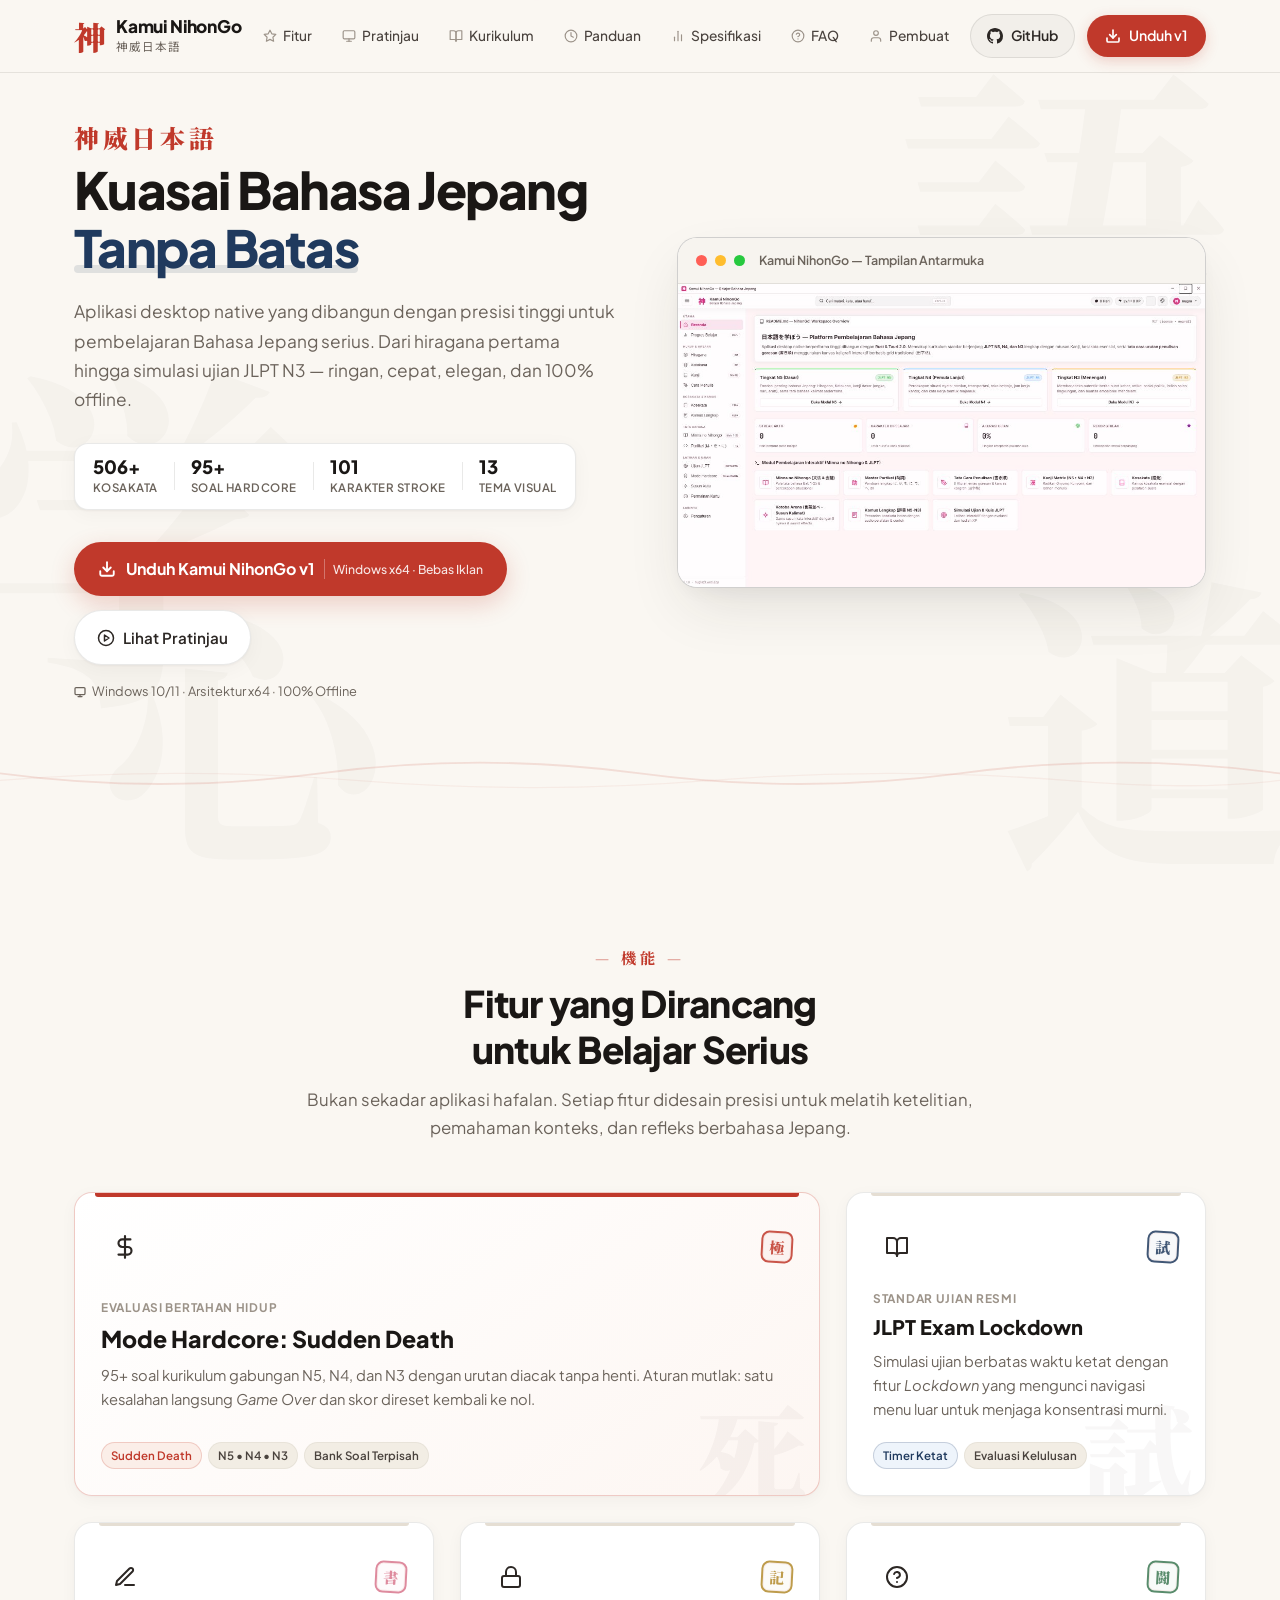
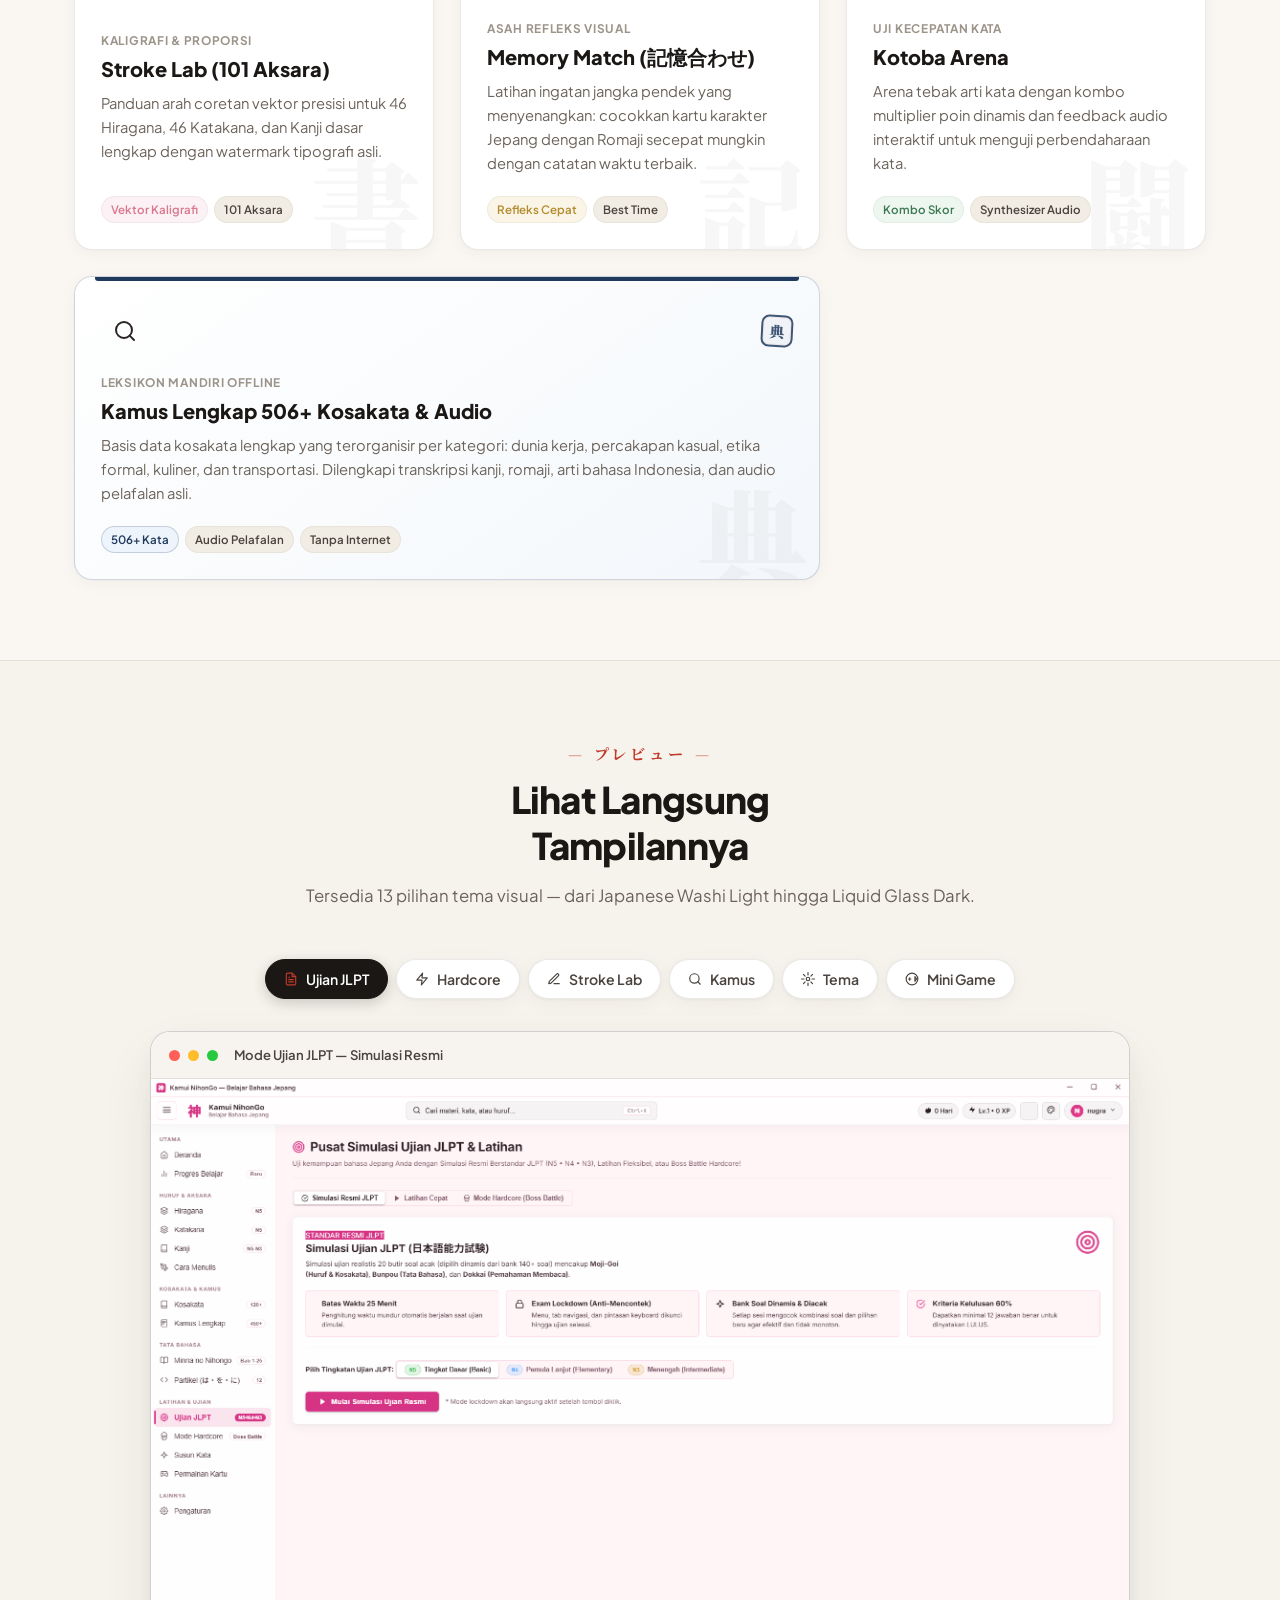
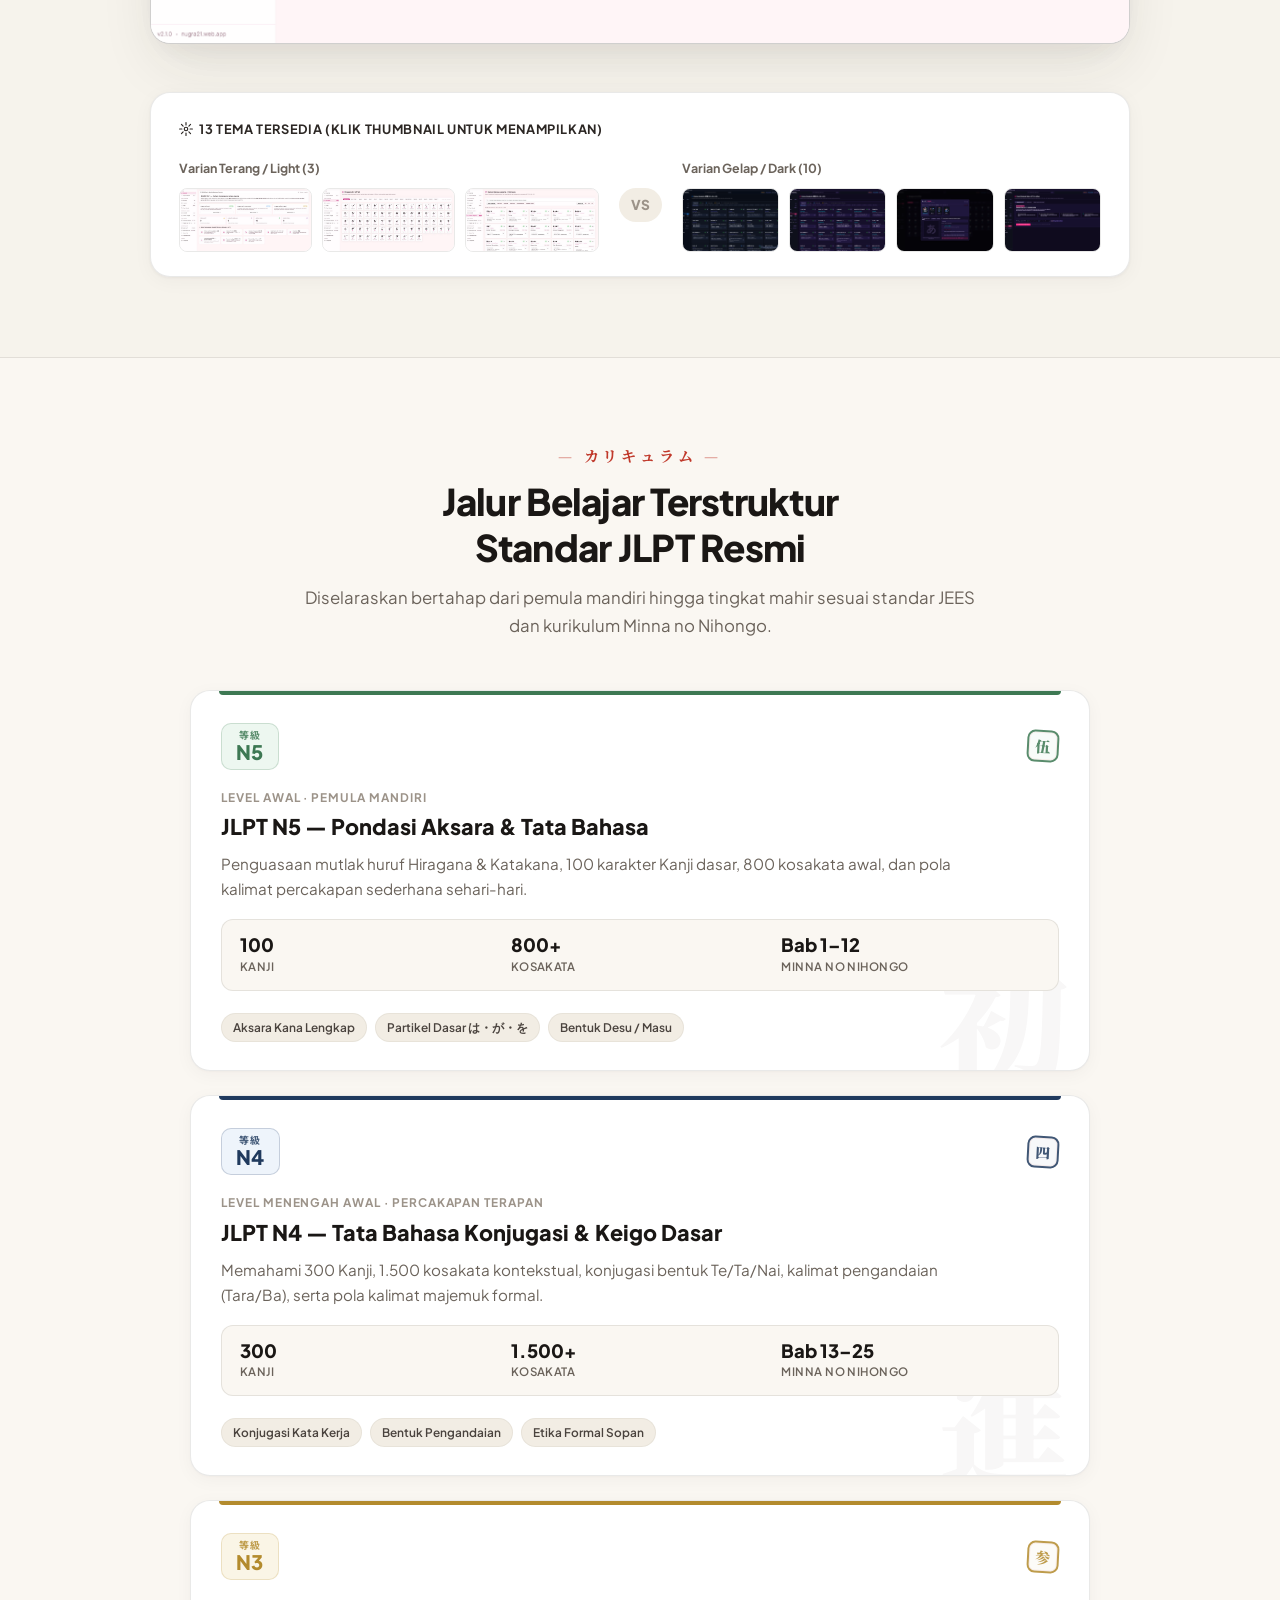
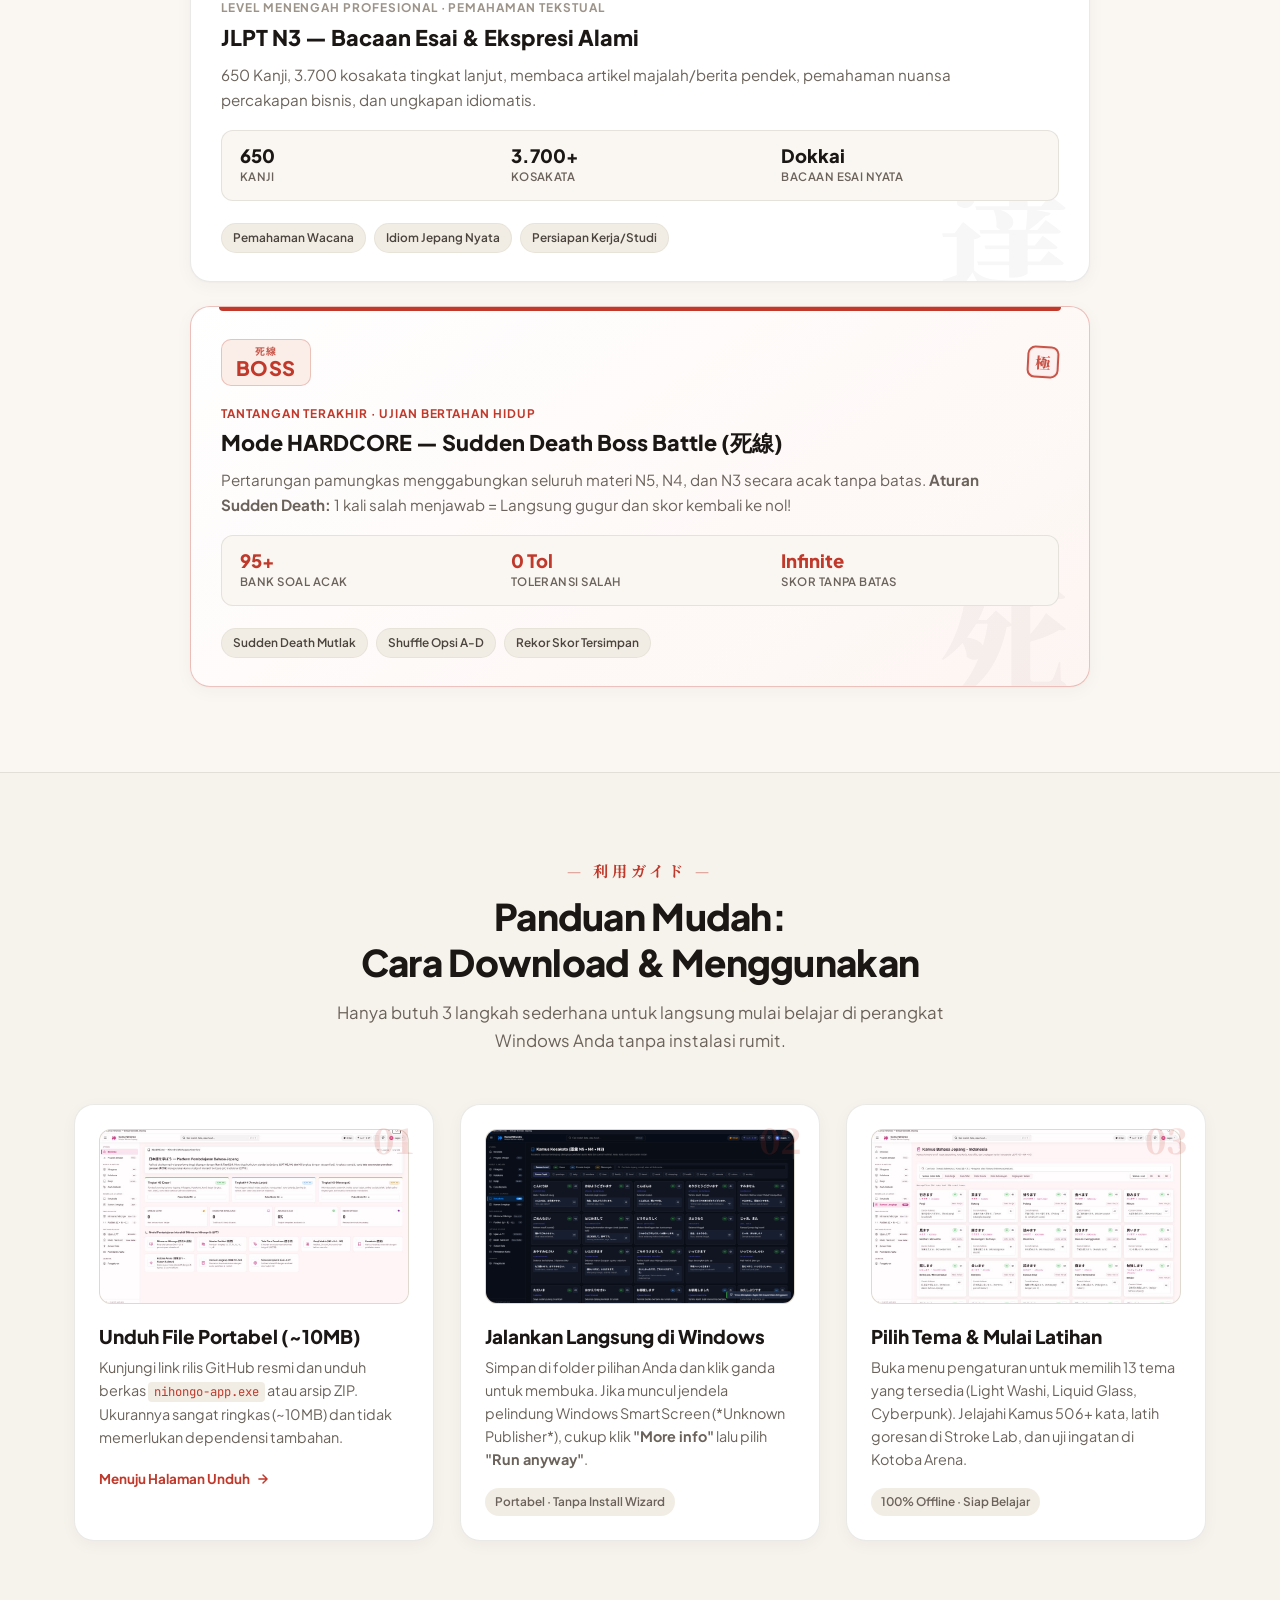
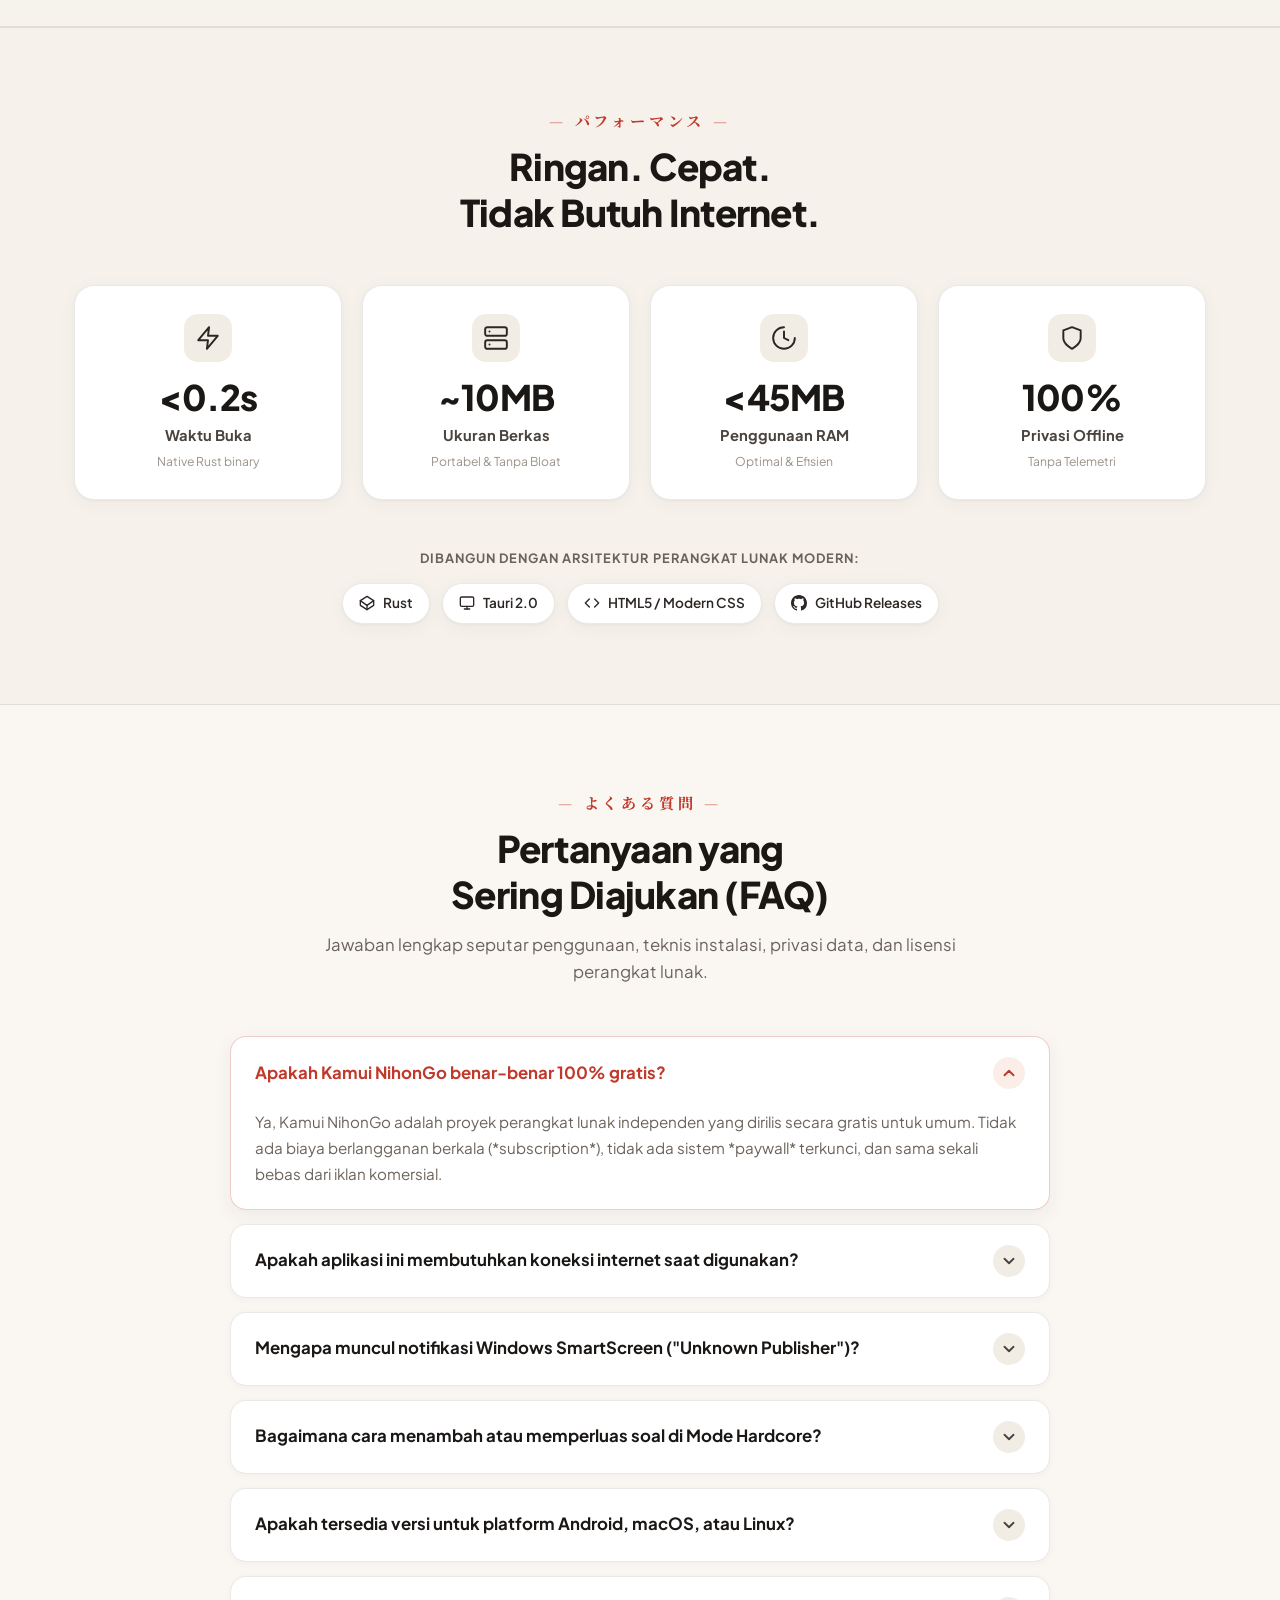
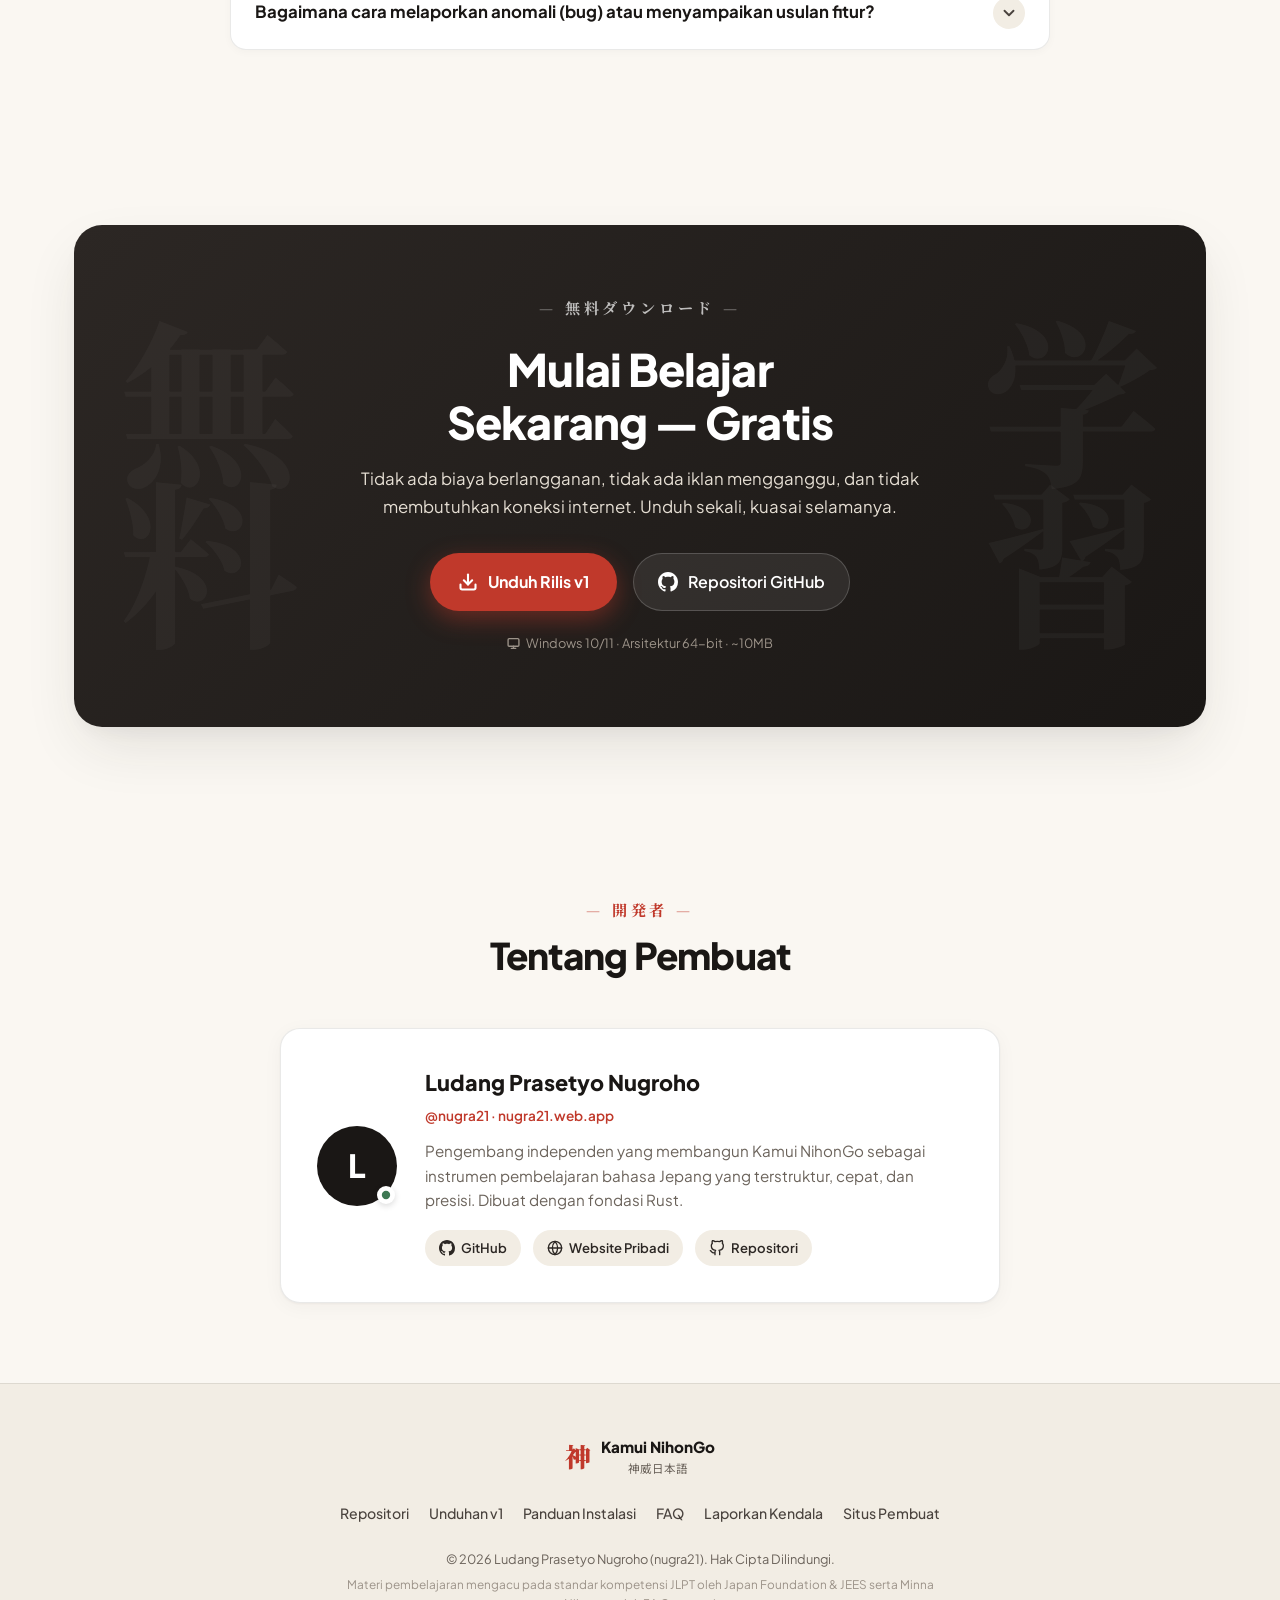
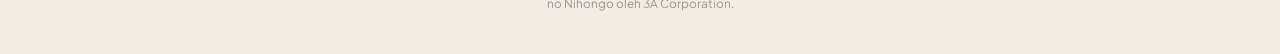
<file: docs/index.html>
<!DOCTYPE html>
<html lang="id">
<head>
    <meta charset="UTF-8">
    <meta name="viewport" content="width=device-width, initial-scale=1.0">
    <title>Kamui NihonGo — 神威日本語 | Belajar Bahasa Jepang</title>

    <!-- SEO & Social -->
    <meta name="description" content="Kamui NihonGo — aplikasi desktop native Rust & Tauri 2.0 untuk belajar Bahasa Jepang. JLPT N5 N4 N3, Stroke Lab, Hardcore Mode, Kamus 506+ kata. Gratis & Offline.">
    <meta name="author" content="Ludang Prasetyo Nugroho (nugra21)">
    <meta property="og:title" content="Kamui NihonGo (神威日本語)">
    <meta property="og:description" content="Kuasai Bahasa Jepang dengan simulasi JLPT resmi, Hardcore Boss Battle, Stroke Lab, dan kamus 506+ kosakata offline.">
    <meta property="og:url" content="https://nugraa21.github.io/kamui-nihongo/">
    <meta property="og:type" content="website">

    <!-- Fonts -->
    <link rel="preconnect" href="https://fonts.googleapis.com">
    <link rel="preconnect" href="https://fonts.gstatic.com" crossorigin>
    <link href="https://fonts.googleapis.com/css2?family=Plus+Jakarta+Sans:ital,wght@0,300;0,400;0,500;0,600;0,700;0,800;1,400&family=Noto+Sans+JP:wght@300;400;500;700;900&family=Noto+Serif+JP:wght@400;600;700;900&family=JetBrains+Mono:wght@400;500;600&display=swap" rel="stylesheet">

    <!-- Favicon -->
    <link rel="icon" href="data:image/svg+xml,<svg xmlns='http://www.w3.org/2000/svg' viewBox='0 0 100 100'><text y='.9em' font-size='90' fill='%23c0392b' font-weight='900'>神</text></svg>">

    <!-- Stylesheet -->
    <link rel="stylesheet" href="assets/css/style.css">
</head>
<body>

<!-- ====== BACKGROUND DECORATIONS ====== -->
<div class="bg-washi" aria-hidden="true">
    <div class="washi-grain"></div>
    <div class="washi-kanji wk-1">語</div>
    <div class="washi-kanji wk-2">学</div>
    <div class="washi-kanji wk-3">道</div>
    <div class="washi-kanji wk-4">心</div>
    <div class="sakura-container" id="sakuraContainer"></div>
</div>

<!-- ====== NAVBAR ====== -->
<header class="site-header" id="siteHeader">
    <div class="container nav-wrap">
        <a href="#" class="nav-brand">
            <span class="brand-kanji">神</span>
            <div class="brand-info">
                <span class="brand-name">Kamui NihonGo</span>
                <span class="brand-sub">神威日本語</span>
            </div>
        </a>

        <button class="nav-hamburger" id="navHamburger" aria-label="Menu" aria-expanded="false">
            <span></span><span></span><span></span>
        </button>

        <nav class="nav-menu" id="navMenu">
            <a href="#fitur" class="nav-link">
                <svg width="14" height="14" viewBox="0 0 24 24" fill="none" stroke="currentColor" stroke-width="2" stroke-linecap="round" stroke-linejoin="round"><polygon points="12 2 15.09 8.26 22 9.27 17 14.14 18.18 21.02 12 17.77 5.82 21.02 7 14.14 2 9.27 8.91 8.26 12 2"/></svg>
                Fitur
            </a>
            <a href="#pratinjau" class="nav-link">
                <svg width="14" height="14" viewBox="0 0 24 24" fill="none" stroke="currentColor" stroke-width="2" stroke-linecap="round" stroke-linejoin="round"><rect x="2" y="3" width="20" height="14" rx="2"/><line x1="8" y1="21" x2="16" y2="21"/><line x1="12" y1="17" x2="12" y2="21"/></svg>
                Pratinjau
            </a>
            <a href="#kurikulum" class="nav-link">
                <svg width="14" height="14" viewBox="0 0 24 24" fill="none" stroke="currentColor" stroke-width="2" stroke-linecap="round" stroke-linejoin="round"><path d="M2 3h6a4 4 0 0 1 4 4v14a3 3 0 0 0-3-3H2z"/><path d="M22 3h-6a4 4 0 0 0-4 4v14a3 3 0 0 1 3-3h7z"/></svg>
                Kurikulum
            </a>
            <a href="#panduan" class="nav-link">
                <svg width="14" height="14" viewBox="0 0 24 24" fill="none" stroke="currentColor" stroke-width="2" stroke-linecap="round" stroke-linejoin="round"><circle cx="12" cy="12" r="10"/><polyline points="12 6 12 12 16 14"/></svg>
                Panduan
            </a>
            <a href="#statistik" class="nav-link">
                <svg width="14" height="14" viewBox="0 0 24 24" fill="none" stroke="currentColor" stroke-width="2" stroke-linecap="round" stroke-linejoin="round"><line x1="18" y1="20" x2="18" y2="10"/><line x1="12" y1="20" x2="12" y2="4"/><line x1="6" y1="20" x2="6" y2="14"/></svg>
                Spesifikasi
            </a>
            <a href="#faq" class="nav-link">
                <svg width="14" height="14" viewBox="0 0 24 24" fill="none" stroke="currentColor" stroke-width="2" stroke-linecap="round" stroke-linejoin="round"><circle cx="12" cy="12" r="10"/><path d="M9.09 9a3 3 0 0 1 5.83 1c0 2-3 3-3 3"/><line x1="12" y1="17" x2="12.01" y2="17"/></svg>
                FAQ
            </a>
            <a href="#pengembang" class="nav-link">
                <svg width="14" height="14" viewBox="0 0 24 24" fill="none" stroke="currentColor" stroke-width="2" stroke-linecap="round" stroke-linejoin="round"><path d="M20 21v-2a4 4 0 0 0-4-4H8a4 4 0 0 0-4 4v2"/><circle cx="12" cy="7" r="4"/></svg>
                Pembuat
            </a>
        </nav>

        <div class="nav-cta">
            <a href="https://github.com/Nugraa21/kamui-nihongo" target="_blank" rel="noopener" class="btn-ghost">
                <svg width="16" height="16" viewBox="0 0 24 24" fill="currentColor"><path d="M12 0C5.37 0 0 5.37 0 12c0 5.31 3.435 9.795 8.205 11.385.6.105.825-.255.825-.57 0-.285-.015-1.23-.015-2.235-3.015.555-3.795-.735-4.035-1.41-.135-.345-.72-1.41-1.23-1.695-.42-.225-1.02-.78-.015-.795.945-.015 1.62.87 1.845 1.23 1.08 1.815 2.805 1.305 3.495.99.105-.78.42-1.305.765-1.605-2.67-.3-5.46-1.335-5.46-5.925 0-1.305.465-2.385 1.23-3.225-.12-.3-.54-1.53.12-3.18 0 0 1.005-.315 3.3 1.23.96-.27 1.98-.405 3-.405s2.04.135 3 .405c2.295-1.56 3.3-1.23 3.3-1.23.66 1.65.24 2.88.12 3.18.765.84 1.23 1.905 1.23 3.225 0 4.605-2.805 5.625-5.475 5.925.435.375.81 1.095.81 2.22 0 1.605-.015 2.895-.015 3.3 0 .315.225.69.825.57A12.02 12.02 0 0 0 24 12c0-6.63-5.37-12-12-12z"/></svg>
                GitHub
            </a>
            <a href="https://github.com/Nugraa21/kamui-nihongo/releases/tag/v1" target="_blank" rel="noopener" class="btn-primary">
                <svg width="16" height="16" viewBox="0 0 24 24" fill="none" stroke="currentColor" stroke-width="2.5" stroke-linecap="round" stroke-linejoin="round"><path d="M21 15v4a2 2 0 0 1-2 2H5a2 2 0 0 1-2-2v-4"/><polyline points="7 10 12 15 17 10"/><line x1="12" y1="15" x2="12" y2="3"/></svg>
                Unduh v1
            </a>
        </div>
    </div>
</header>

<!-- ====== HERO ====== -->
<section class="hero" id="hero">
    <div class="container hero-wrap">
        <div class="hero-content reveal">
            <h1 class="hero-title">
                <span class="title-jp">神威日本語</span>
                <span class="title-break">Kuasai Bahasa Jepang</span>
                <span class="title-accent">Tanpa Batas</span>
            </h1>

            <p class="hero-desc">
                Aplikasi desktop native yang dibangun dengan presisi tinggi untuk pembelajaran Bahasa Jepang serius.
                Dari hiragana pertama hingga simulasi ujian JLPT N3 — ringan, cepat, elegan, dan 100% offline.
            </p>

            <div class="hero-stats-row">
                <div class="stat-pill">
                    <span class="stat-num">506+</span>
                    <span class="stat-lbl">Kosakata</span>
                </div>
                <div class="stat-divider"></div>
                <div class="stat-pill">
                    <span class="stat-num">95+</span>
                    <span class="stat-lbl">Soal Hardcore</span>
                </div>
                <div class="stat-divider"></div>
                <div class="stat-pill">
                    <span class="stat-num">101</span>
                    <span class="stat-lbl">Karakter Stroke</span>
                </div>
                <div class="stat-divider"></div>
                <div class="stat-pill">
                    <span class="stat-num">13</span>
                    <span class="stat-lbl">Tema Visual</span>
                </div>
            </div>

            <div class="hero-actions">
                <a href="https://github.com/Nugraa21/kamui-nihongo/releases/tag/v1" target="_blank" rel="noopener" class="btn-hero-primary">
                    <svg width="18" height="18" viewBox="0 0 24 24" fill="none" stroke="currentColor" stroke-width="2.5" stroke-linecap="round" stroke-linejoin="round"><path d="M21 15v4a2 2 0 0 1-2 2H5a2 2 0 0 1-2-2v-4"/><polyline points="7 10 12 15 17 10"/><line x1="12" y1="15" x2="12" y2="3"/></svg>
                    Unduh Kamui NihonGo v1
                    <span class="btn-sub">Windows x64 · Bebas Iklan</span>
                </a>
                <a href="#pratinjau" class="btn-hero-ghost">
                    <svg width="18" height="18" viewBox="0 0 24 24" fill="none" stroke="currentColor" stroke-width="2" stroke-linecap="round" stroke-linejoin="round"><circle cx="12" cy="12" r="10"/><polygon points="10 8 16 12 10 16 10 8"/></svg>
                    Lihat Pratinjau
                </a>
            </div>

            <p class="hero-compat">
                <svg width="12" height="12" viewBox="0 0 24 24" fill="none" stroke="currentColor" stroke-width="2.5" stroke-linecap="round" stroke-linejoin="round"><rect x="2" y="3" width="20" height="14" rx="2"/><line x1="8" y1="21" x2="16" y2="21"/><line x1="12" y1="17" x2="12" y2="21"/></svg>
                Windows 10/11 · Arsitektur x64 · 100% Offline
            </p>
        </div>

        <div class="hero-mockup reveal reveal-delay-1">
            <div class="mockup-frame">
                <div class="mockup-topbar">
                    <span class="dot red"></span>
                    <span class="dot yellow"></span>
                    <span class="dot green"></span>
                    <span class="mockup-title">Kamui NihonGo — Tampilan Antarmuka</span>
                </div>
                <div class="mockup-screen">
                    <img src="assets/images/screenshots/app-beranda-light.png" alt="Kamui NihonGo - Tampilan Beranda Light Mode" loading="eager">
                </div>
            </div>
            <div class="mockup-shadow"></div>
        </div>
    </div>

    <!-- Ink brush divider -->
    <div class="ink-divider" aria-hidden="true">
        <svg viewBox="0 0 1440 48" fill="none" xmlns="http://www.w3.org/2000/svg" preserveAspectRatio="none">
            <path d="M0 24 Q180 48 360 24 Q540 0 720 24 Q900 48 1080 24 Q1260 0 1440 24" stroke="rgba(192,57,43,0.18)" stroke-width="2" fill="none"/>
            <path d="M0 32 Q200 16 400 32 Q600 48 800 32 Q1000 16 1200 32 Q1340 44 1440 32" stroke="rgba(192,57,43,0.08)" stroke-width="1.5" fill="none"/>
        </svg>
    </div>
</section>

<!-- ====== FITUR UTAMA (CUSTOM ARTISAN CARDS) ====== -->
<section class="section-features" id="fitur">
    <div class="container">
        <div class="section-header reveal">
            <span class="section-eyebrow">機能</span>
            <h2 class="section-title">Fitur yang Dirancang<br>untuk Belajar Serius</h2>
            <p class="section-desc">Bukan sekadar aplikasi hafalan. Setiap fitur didesain presisi untuk melatih ketelitian, pemahaman konteks, dan refleks berbahasa Jepang.</p>
        </div>

        <div class="features-grid">
            <!-- Custom Card 1: Hardcore Boss Battle -->
            <div class="custom-card card-heroic reveal">
                <span class="card-kanji-watermark">死</span>
                <div class="card-head">
                    <div class="card-icon-art icon-vermilion">
                        <svg width="26" height="26" viewBox="0 0 24 24" fill="none" stroke="currentColor" stroke-width="2" stroke-linecap="round" stroke-linejoin="round"><path d="M12 2v20M17 5H9.5a3.5 3.5 0 0 0 0 7h5a3.5 3.5 0 0 1 0 7H6"/></svg>
                    </div>
                    <div class="hanko-seal" title="Stempel Kualitas - Ekstrem">極</div>
                </div>

                <div class="card-content">
                    <div class="card-kicker">Evaluasi Bertahan Hidup</div>
                    <h3 class="card-heading">Mode Hardcore: Sudden Death</h3>
                    <p class="card-paragraph">
                        95+ soal kurikulum gabungan N5, N4, dan N3 dengan urutan diacak tanpa henti. Aturan mutlak: satu kesalahan langsung <em>Game Over</em> dan skor direset kembali ke nol.
                    </p>
                </div>

                <div class="card-foot">
                    <span class="card-chip chip-vermilion">Sudden Death</span>
                    <span class="card-chip">N5 • N4 • N3</span>
                    <span class="card-chip">Bank Soal Terpisah</span>
                </div>
            </div>

            <!-- Custom Card 2: JLPT Lockdown -->
            <div class="custom-card card-regular reveal reveal-delay-1">
                <span class="card-kanji-watermark">試</span>
                <div class="card-head">
                    <div class="card-icon-art icon-indigo">
                        <svg width="24" height="24" viewBox="0 0 24 24" fill="none" stroke="currentColor" stroke-width="2" stroke-linecap="round" stroke-linejoin="round"><path d="M2 3h6a4 4 0 0 1 4 4v14a3 3 0 0 0-3-3H2z"/><path d="M22 3h-6a4 4 0 0 0-4 4v14a3 3 0 0 1 3-3h7z"/></svg>
                    </div>
                    <div class="hanko-seal seal-indigo" title="Stempel Ujian">試</div>
                </div>

                <div class="card-content">
                    <div class="card-kicker">Standar Ujian Resmi</div>
                    <h3 class="card-heading">JLPT Exam Lockdown</h3>
                    <p class="card-paragraph">
                        Simulasi ujian berbatas waktu ketat dengan fitur <em>Lockdown</em> yang mengunci navigasi menu luar untuk menjaga konsentrasi murni.
                    </p>
                </div>

                <div class="card-foot">
                    <span class="card-chip chip-indigo">Timer Ketat</span>
                    <span class="card-chip">Evaluasi Kelulusan</span>
                </div>
            </div>

            <!-- Custom Card 3: Stroke Lab -->
            <div class="custom-card card-regular reveal reveal-delay-2">
                <span class="card-kanji-watermark">書</span>
                <div class="card-head">
                    <div class="card-icon-art icon-sakura">
                        <svg width="24" height="24" viewBox="0 0 24 24" fill="none" stroke="currentColor" stroke-width="2" stroke-linecap="round" stroke-linejoin="round"><path d="M12 20h9"/><path d="M16.5 3.5a2.121 2.121 0 0 1 3 3L7 19l-4 1 1-4L16.5 3.5z"/></svg>
                    </div>
                    <div class="hanko-seal seal-sakura" title="Stempel Kaligrafi">書</div>
                </div>

                <div class="card-content">
                    <div class="card-kicker">Kaligrafi & Proporsi</div>
                    <h3 class="card-heading">Stroke Lab (101 Aksara)</h3>
                    <p class="card-paragraph">
                        Panduan arah coretan vektor presisi untuk 46 Hiragana, 46 Katakana, dan Kanji dasar lengkap dengan watermark tipografi asli.
                    </p>
                </div>

                <div class="card-foot">
                    <span class="card-chip chip-sakura">Vektor Kaligrafi</span>
                    <span class="card-chip">101 Aksara</span>
                </div>
            </div>

            <!-- Custom Card 4: Memory Match -->
            <div class="custom-card card-regular reveal">
                <span class="card-kanji-watermark">記</span>
                <div class="card-head">
                    <div class="card-icon-art icon-gold">
                        <svg width="24" height="24" viewBox="0 0 24 24" fill="none" stroke="currentColor" stroke-width="2" stroke-linecap="round" stroke-linejoin="round"><rect x="3" y="11" width="18" height="11" rx="2" ry="2"/><path d="M7 11V7a5 5 0 0 1 10 0v4"/></svg>
                    </div>
                    <div class="hanko-seal seal-gold" title="Stempel Memori">記</div>
                </div>

                <div class="card-content">
                    <div class="card-kicker">Asah Refleks Visual</div>
                    <h3 class="card-heading">Memory Match (記憶合わせ)</h3>
                    <p class="card-paragraph">
                        Latihan ingatan jangka pendek yang menyenangkan: cocokkan kartu karakter Jepang dengan Romaji secepat mungkin dengan catatan waktu terbaik.
                    </p>
                </div>

                <div class="card-foot">
                    <span class="card-chip chip-gold">Refleks Cepat</span>
                    <span class="card-chip">Best Time</span>
                </div>
            </div>

            <!-- Custom Card 5: Kotoba Arena -->
            <div class="custom-card card-regular reveal reveal-delay-1">
                <span class="card-kanji-watermark">闘</span>
                <div class="card-head">
                    <div class="card-icon-art icon-sage">
                        <svg width="24" height="24" viewBox="0 0 24 24" fill="none" stroke="currentColor" stroke-width="2" stroke-linecap="round" stroke-linejoin="round"><circle cx="12" cy="12" r="10"/><path d="M9.09 9a3 3 0 0 1 5.83 1c0 2-3 3-3 3"/><line x1="12" y1="17" x2="12.01" y2="17"/></svg>
                    </div>
                    <div class="hanko-seal seal-sage" title="Stempel Laga">闘</div>
                </div>

                <div class="card-content">
                    <div class="card-kicker">Uji Kecepatan Kata</div>
                    <h3 class="card-heading">Kotoba Arena</h3>
                    <p class="card-paragraph">
                        Arena tebak arti kata dengan kombo multiplier poin dinamis dan feedback audio interaktif untuk menguji perbendaharaan kata.
                    </p>
                </div>

                <div class="card-foot">
                    <span class="card-chip chip-sage">Kombo Skor</span>
                    <span class="card-chip">Synthesizer Audio</span>
                </div>
            </div>

            <!-- Custom Card 6: Kamus Lengkap Offline -->
            <div class="custom-card card-wide reveal reveal-delay-2">
                <span class="card-kanji-watermark">典</span>
                <div class="card-head">
                    <div class="card-icon-art icon-indigo">
                        <svg width="24" height="24" viewBox="0 0 24 24" fill="none" stroke="currentColor" stroke-width="2" stroke-linecap="round" stroke-linejoin="round"><circle cx="11" cy="11" r="8"/><line x1="21" y1="21" x2="16.65" y2="16.65"/></svg>
                    </div>
                    <div class="hanko-seal seal-indigo" title="Stempel Kamus">典</div>
                </div>

                <div class="card-content">
                    <div class="card-kicker">Leksikon Mandiri Offline</div>
                    <h3 class="card-heading">Kamus Lengkap 506+ Kosakata & Audio</h3>
                    <p class="card-paragraph">
                        Basis data kosakata lengkap yang terorganisir per kategori: dunia kerja, percakapan kasual, etika formal, kuliner, dan transportasi. Dilengkapi transkripsi kanji, romaji, arti bahasa Indonesia, dan audio pelafalan asli.
                    </p>
                </div>

                <div class="card-foot">
                    <span class="card-chip chip-indigo">506+ Kata</span>
                    <span class="card-chip">Audio Pelafalan</span>
                    <span class="card-chip">Tanpa Internet</span>
                </div>
            </div>
        </div>
    </div>
</section>

<!-- ====== PRATINJAU ====== -->
<section class="section-preview" id="pratinjau">
    <div class="container">
        <div class="section-header reveal">
            <span class="section-eyebrow">プレビュー</span>
            <h2 class="section-title">Lihat Langsung<br>Tampilannya</h2>
            <p class="section-desc">Tersedia 13 pilihan tema visual — dari Japanese Washi Light hingga Liquid Glass Dark.</p>
        </div>

        <!-- Gallery tabs -->
        <div class="gallery-tabs reveal">
            <button class="gallery-tab active" data-tab="exam">
                <svg width="14" height="14" viewBox="0 0 24 24" fill="none" stroke="currentColor" stroke-width="2" stroke-linecap="round" stroke-linejoin="round"><path d="M14 2H6a2 2 0 0 0-2 2v16a2 2 0 0 0 2 2h12a2 2 0 0 0 2-2V8z"/><polyline points="14 2 14 8 20 8"/><line x1="16" y1="13" x2="8" y2="13"/><line x1="16" y1="17" x2="8" y2="17"/><polyline points="10 9 9 9 8 9"/></svg>
                Ujian JLPT
            </button>
            <button class="gallery-tab" data-tab="hardcore">
                <svg width="14" height="14" viewBox="0 0 24 24" fill="none" stroke="currentColor" stroke-width="2" stroke-linecap="round" stroke-linejoin="round"><polygon points="13 2 3 14 12 14 11 22 21 10 12 10 13 2"/></svg>
                Hardcore
            </button>
            <button class="gallery-tab" data-tab="stroke">
                <svg width="14" height="14" viewBox="0 0 24 24" fill="none" stroke="currentColor" stroke-width="2" stroke-linecap="round" stroke-linejoin="round"><path d="M12 20h9"/><path d="M16.5 3.5a2.121 2.121 0 0 1 3 3L7 19l-4 1 1-4L16.5 3.5z"/></svg>
                Stroke Lab
            </button>
            <button class="gallery-tab" data-tab="kamus">
                <svg width="14" height="14" viewBox="0 0 24 24" fill="none" stroke="currentColor" stroke-width="2" stroke-linecap="round" stroke-linejoin="round"><circle cx="11" cy="11" r="8"/><line x1="21" y1="21" x2="16.65" y2="16.65"/></svg>
                Kamus
            </button>
            <button class="gallery-tab" data-tab="tema">
                <svg width="14" height="14" viewBox="0 0 24 24" fill="none" stroke="currentColor" stroke-width="2" stroke-linecap="round" stroke-linejoin="round"><circle cx="12" cy="12" r="3"/><path d="M12 1v4M12 19v4M4.22 4.22l2.83 2.83M16.95 16.95l2.83 2.83M1 12h4M19 12h4M4.22 19.78l2.83-2.83M16.95 7.05l2.83-2.83"/></svg>
                Tema
            </button>
            <button class="gallery-tab" data-tab="games">
                <svg width="14" height="14" viewBox="0 0 24 24" fill="none" stroke="currentColor" stroke-width="2" stroke-linecap="round" stroke-linejoin="round"><line x1="6" y1="12" x2="10" y2="12"/><line x1="8" y1="10" x2="8" y2="14"/><polygon points="17 8 20 12 17 16"/><circle cx="12" cy="12" r="10"/></svg>
                Mini Game
            </button>
        </div>

        <div class="gallery-stage reveal reveal-delay-1">
            <div class="gallery-frame">
                <div class="gallery-topbar">
                    <span class="dot red"></span>
                    <span class="dot yellow"></span>
                    <span class="dot green"></span>
                    <span class="gallery-wintitle" id="galleryTitle">Mode Ujian JLPT — Simulasi Resmi</span>
                </div>
                <div class="gallery-screen">
                    <img src="assets/images/screenshots/app-ujian-jlpt-center.png" alt="Pusat Simulasi Ujian JLPT" id="galleryImg" loading="lazy">
                </div>
            </div>
        </div>

        <!-- Theme comparison strip -->
        <div class="theme-compare reveal">
            <div class="compare-label">
                <svg width="14" height="14" viewBox="0 0 24 24" fill="none" stroke="currentColor" stroke-width="2" stroke-linecap="round" stroke-linejoin="round"><circle cx="12" cy="12" r="3"/><path d="M12 1v4M12 19v4M4.22 4.22l2.83 2.83M16.95 16.95l2.83 2.83M1 12h4M19 12h4M4.22 19.78l2.83-2.83M16.95 7.05l2.83-2.83"/></svg>
                13 Tema Tersedia (Klik Thumbnail untuk Menampilkan)
            </div>
            <div class="compare-strip">
                <div class="compare-group">
                    <span class="compare-group-label">Varian Terang / Light (3)</span>
                    <div class="compare-imgs">
                        <img src="assets/images/screenshots/app-beranda-light.png" alt="Tema Light Washi Beranda" loading="lazy">
                        <img src="assets/images/screenshots/app-hiragana-table.png" alt="Tema Sakura Kana Table" loading="lazy">
                        <img src="assets/images/screenshots/app-kamus-lengkap.png" alt="Tema Clean Washi Kamus" loading="lazy">
                    </div>
                </div>
                <div class="compare-vs">VS</div>
                <div class="compare-group">
                    <span class="compare-group-label">Varian Gelap / Dark (10)</span>
                    <div class="compare-imgs">
                        <img src="assets/images/screenshots/screenshot-2.png" alt="Tema Liquid Glass Dark" loading="lazy">
                        <img src="assets/images/screenshots/screenshot-3.png" alt="Tema Midnight Ink Dark" loading="lazy">
                        <img src="assets/images/screenshots/screenshot-10.png" alt="Tema Synthwave 80s Dark" loading="lazy">
                        <img src="assets/images/screenshots/screenshot-11.png" alt="Tema Cyberpunk Neon Dark" loading="lazy">
                    </div>
                </div>
            </div>
        </div>
    </div>
</section>

<!-- ====== KURIKULUM (CUSTOM ARTISAN CARDS — SESUAI PREFERENSI) ====== -->
<section class="section-curriculum" id="kurikulum">
    <div class="container">
        <div class="section-header reveal">
            <span class="section-eyebrow">カリキュラム</span>
            <h2 class="section-title">Jalur Belajar Terstruktur<br>Standar JLPT Resmi</h2>
            <p class="section-desc">Diselaraskan bertahap dari pemula mandiri hingga tingkat mahir sesuai standar JEES dan kurikulum Minna no Nihongo.</p>
        </div>

        <div class="curr-artisan-grid">
            <!-- Level 1: N5 Card -->
            <div class="curr-artisan-card curr-card-n5 reveal">
                <span class="curr-watermark">初</span>
                <div class="curr-top-bar">
                    <div class="curr-fuda-badge fuda-matcha">
                        <span class="fuda-sub">等級</span>
                        <span class="fuda-lvl">N5</span>
                    </div>
                    <div class="hanko-seal seal-sage" title="Tingkat Pemula">伍</div>
                </div>

                <div class="curr-body">
                    <div class="curr-target-kicker">Level Awal · Pemula Mandiri</div>
                    <h3 class="curr-name">JLPT N5 — Pondasi Aksara & Tata Bahasa</h3>
                    <p class="curr-desc">
                        Penguasaan mutlak huruf Hiragana & Katakana, 100 karakter Kanji dasar, 800 kosakata awal, dan pola kalimat percakapan sederhana sehari-hari.
                    </p>

                    <div class="curr-metrics-grid">
                        <div class="curr-metric-item">
                            <span class="m-val">100</span>
                            <span class="m-lbl">Kanji</span>
                        </div>
                        <div class="curr-metric-item">
                            <span class="m-val">800+</span>
                            <span class="m-lbl">Kosakata</span>
                        </div>
                        <div class="curr-metric-item">
                            <span class="m-val">Bab 1–12</span>
                            <span class="m-lbl">Minna no Nihongo</span>
                        </div>
                    </div>
                </div>

                <div class="curr-foot">
                    <span class="curr-chip chip-sage">Aksara Kana Lengkap</span>
                    <span class="curr-chip">Partikel Dasar は・が・を</span>
                    <span class="curr-chip">Bentuk Desu / Masu</span>
                </div>
            </div>

            <!-- Level 2: N4 Card -->
            <div class="curr-artisan-card curr-card-n4 reveal reveal-delay-1">
                <span class="curr-watermark">進</span>
                <div class="curr-top-bar">
                    <div class="curr-fuda-badge fuda-indigo">
                        <span class="fuda-sub">等級</span>
                        <span class="fuda-lvl">N4</span>
                    </div>
                    <div class="hanko-seal seal-indigo" title="Tingkat Lanjut">四</div>
                </div>

                <div class="curr-body">
                    <div class="curr-target-kicker">Level Menengah Awal · Percakapan Terapan</div>
                    <h3 class="curr-name">JLPT N4 — Tata Bahasa Konjugasi & Keigo Dasar</h3>
                    <p class="curr-desc">
                        Memahami 300 Kanji, 1.500 kosakata kontekstual, konjugasi bentuk Te/Ta/Nai, kalimat pengandaian (Tara/Ba), serta pola kalimat majemuk formal.
                    </p>

                    <div class="curr-metrics-grid">
                        <div class="curr-metric-item">
                            <span class="m-val">300</span>
                            <span class="m-lbl">Kanji</span>
                        </div>
                        <div class="curr-metric-item">
                            <span class="m-val">1.500+</span>
                            <span class="m-lbl">Kosakata</span>
                        </div>
                        <div class="curr-metric-item">
                            <span class="m-val">Bab 13–25</span>
                            <span class="m-lbl">Minna no Nihongo</span>
                        </div>
                    </div>
                </div>

                <div class="curr-foot">
                    <span class="curr-chip chip-indigo">Konjugasi Kata Kerja</span>
                    <span class="curr-chip">Bentuk Pengandaian</span>
                    <span class="curr-chip">Etika Formal Sopan</span>
                </div>
            </div>

            <!-- Level 3: N3 Card -->
            <div class="curr-artisan-card curr-card-n3 reveal reveal-delay-2">
                <span class="curr-watermark">達</span>
                <div class="curr-top-bar">
                    <div class="curr-fuda-badge fuda-gold">
                        <span class="fuda-sub">等級</span>
                        <span class="fuda-lvl">N3</span>
                    </div>
                    <div class="hanko-seal seal-gold" title="Tingkat Menengah">参</div>
                </div>

                <div class="curr-body">
                    <div class="curr-target-kicker">Level Menengah Profesional · Pemahaman Tekstual</div>
                    <h3 class="curr-name">JLPT N3 — Bacaan Esai & Ekspresi Alami</h3>
                    <p class="curr-desc">
                        650 Kanji, 3.700 kosakata tingkat lanjut, membaca artikel majalah/berita pendek, pemahaman nuansa percakapan bisnis, dan ungkapan idiomatis.
                    </p>

                    <div class="curr-metrics-grid">
                        <div class="curr-metric-item">
                            <span class="m-val">650</span>
                            <span class="m-lbl">Kanji</span>
                        </div>
                        <div class="curr-metric-item">
                            <span class="m-val">3.700+</span>
                            <span class="m-lbl">Kosakata</span>
                        </div>
                        <div class="curr-metric-item">
                            <span class="m-val">Dokkai</span>
                            <span class="m-lbl">Bacaan Esai Nyata</span>
                        </div>
                    </div>
                </div>

                <div class="curr-foot">
                    <span class="curr-chip chip-gold">Pemahaman Wacana</span>
                    <span class="curr-chip">Idiom Jepang Nyata</span>
                    <span class="curr-chip">Persiapan Kerja/Studi</span>
                </div>
            </div>

            <!-- Level Boss: Hardcore Sudden Death Card -->
            <div class="curr-artisan-card curr-card-boss reveal reveal-delay-3">
                <span class="curr-watermark">死</span>
                <div class="curr-top-bar">
                    <div class="curr-fuda-badge fuda-vermilion">
                        <span class="fuda-sub">死線</span>
                        <span class="fuda-lvl">BOSS</span>
                    </div>
                    <div class="hanko-seal" title="Stempel Tantangan Terakhir">極</div>
                </div>

                <div class="curr-body">
                    <div class="curr-target-kicker text-vermilion">Tantangan Terakhir · Ujian Bertahan Hidup</div>
                    <h3 class="curr-name">Mode HARDCORE — Sudden Death Boss Battle (死線)</h3>
                    <p class="curr-desc">
                        Pertarungan pamungkas menggabungkan seluruh materi N5, N4, dan N3 secara acak tanpa batas. <strong>Aturan Sudden Death:</strong> 1 kali salah menjawab = Langsung gugur dan skor kembali ke nol!
                    </p>

                    <div class="curr-metrics-grid">
                        <div class="curr-metric-item">
                            <span class="m-val text-vermilion">95+</span>
                            <span class="m-lbl">Bank Soal Acak</span>
                        </div>
                        <div class="curr-metric-item">
                            <span class="m-val text-vermilion">0 Tol</span>
                            <span class="m-lbl">Toleransi Salah</span>
                        </div>
                        <div class="curr-metric-item">
                            <span class="m-val text-vermilion">Infinite</span>
                            <span class="m-lbl">Skor Tanpa Batas</span>
                        </div>
                    </div>
                </div>

                <div class="curr-foot">
                    <span class="curr-chip chip-vermilion">Sudden Death Mutlak</span>
                    <span class="curr-chip chip-vermilion">Shuffle Opsi A-D</span>
                    <span class="curr-chip chip-vermilion">Rekor Skor Tersimpan</span>
                </div>
            </div>
        </div>
    </div>
</section>

<!-- ====== PANDUAN PENGGUNAAN & CARA DOWNLOAD ====== -->
<section class="section-guide" id="panduan">
    <div class="container">
        <div class="section-header reveal">
            <span class="section-eyebrow">利用ガイド</span>
            <h2 class="section-title">Panduan Mudah:<br>Cara Download & Menggunakan</h2>
            <p class="section-desc">Hanya butuh 3 langkah sederhana untuk langsung mulai belajar di perangkat Windows Anda tanpa instalasi rumit.</p>
        </div>

        <div class="guide-steps-grid">
            <!-- Step 1 -->
            <div class="guide-step-card reveal">
                <div class="step-num-badge">01</div>
                <div class="step-thumb">
                    <img src="assets/images/screenshots/app-beranda-light.png" alt="Unduh Software Kamui NihonGo" loading="lazy">
                </div>
                <div class="step-content">
                    <h3 class="step-title">Unduh File Portabel (~10MB)</h3>
                    <p class="step-desc">
                        Kunjungi link rilis GitHub resmi dan unduh berkas <code>nihongo-app.exe</code> atau arsip ZIP. Ukurannya sangat ringkas (~10MB) dan tidak memerlukan dependensi tambahan.
                    </p>
                    <a href="https://github.com/Nugraa21/kamui-nihongo/releases/tag/v1" target="_blank" rel="noopener" class="step-link">
                        <span>Menuju Halaman Unduh</span>
                        <svg width="14" height="14" viewBox="0 0 24 24" fill="none" stroke="currentColor" stroke-width="2.5" stroke-linecap="round" stroke-linejoin="round"><path d="M5 12h14M12 5l7 7-7 7"/></svg>
                    </a>
                </div>
            </div>

            <!-- Step 2 -->
            <div class="guide-step-card reveal reveal-delay-1">
                <div class="step-num-badge">02</div>
                <div class="step-thumb">
                    <img src="assets/images/screenshots/screenshot-2.png" alt="Jalankan Aplikasi Mode Gelap / Terang" loading="lazy">
                </div>
                <div class="step-content">
                    <h3 class="step-title">Jalankan Langsung di Windows</h3>
                    <p class="step-desc">
                        Simpan di folder pilihan Anda dan klik ganda untuk membuka. Jika muncul jendela pelindung Windows SmartScreen (*Unknown Publisher*), cukup klik <strong>"More info"</strong> lalu pilih <strong>"Run anyway"</strong>.
                    </p>
                    <div class="step-tag-pill">Portabel · Tanpa Install Wizard</div>
                </div>
            </div>

            <!-- Step 3 -->
            <div class="guide-step-card reveal reveal-delay-2">
                <div class="step-num-badge">03</div>
                <div class="step-thumb">
                    <img src="assets/images/screenshots/app-kamus-lengkap.png" alt="Personalisasi Tema & Mulai Latihan" loading="lazy">
                </div>
                <div class="step-content">
                    <h3 class="step-title">Pilih Tema & Mulai Latihan</h3>
                    <p class="step-desc">
                        Buka menu pengaturan untuk memilih 13 tema yang tersedia (Light Washi, Liquid Glass, Cyberpunk). Jelajahi Kamus 506+ kata, latih goresan di Stroke Lab, dan uji ingatan di Kotoba Arena.
                    </p>
                    <div class="step-tag-pill">100% Offline · Siap Belajar</div>
                </div>
            </div>
        </div>
    </div>
</section>

<!-- ====== STATISTIK / SPESIFIKASI ====== -->
<section class="section-stats" id="statistik">
    <div class="container">
        <div class="section-header reveal">
            <span class="section-eyebrow">パフォーマンス</span>
            <h2 class="section-title">Ringan. Cepat.<br>Tidak Butuh Internet.</h2>
        </div>

        <div class="stats-grid">
            <div class="stat-card reveal">
                <div class="stat-icon">
                    <svg width="26" height="26" viewBox="0 0 24 24" fill="none" stroke="currentColor" stroke-width="1.8" stroke-linecap="round" stroke-linejoin="round"><path d="M13 2L3 14h9l-1 8 10-12h-9l1-8z"/></svg>
                </div>
                <div class="stat-value">&lt;0.2s</div>
                <div class="stat-name">Waktu Buka</div>
                <div class="stat-note">Native Rust binary</div>
            </div>
            <div class="stat-card reveal reveal-delay-1">
                <div class="stat-icon">
                    <svg width="26" height="26" viewBox="0 0 24 24" fill="none" stroke="currentColor" stroke-width="1.8" stroke-linecap="round" stroke-linejoin="round"><rect x="2" y="2" width="20" height="8" rx="2" ry="2"/><rect x="2" y="14" width="20" height="8" rx="2" ry="2"/><line x1="6" y1="6" x2="6.01" y2="6"/><line x1="6" y1="18" x2="6.01" y2="18"/></svg>
                </div>
                <div class="stat-value">~10MB</div>
                <div class="stat-name">Ukuran Berkas</div>
                <div class="stat-note">Portabel & Tanpa Bloat</div>
            </div>
            <div class="stat-card reveal reveal-delay-2">
                <div class="stat-icon">
                    <svg width="26" height="26" viewBox="0 0 24 24" fill="none" stroke="currentColor" stroke-width="1.8" stroke-linecap="round" stroke-linejoin="round"><path d="M12 2a10 10 0 1 0 10 10"/><path d="M12 6v6l4 2"/></svg>
                </div>
                <div class="stat-value">&lt;45MB</div>
                <div class="stat-name">Penggunaan RAM</div>
                <div class="stat-note">Optimal & Efisien</div>
            </div>
            <div class="stat-card reveal reveal-delay-3">
                <div class="stat-icon">
                    <svg width="26" height="26" viewBox="0 0 24 24" fill="none" stroke="currentColor" stroke-width="1.8" stroke-linecap="round" stroke-linejoin="round"><path d="M12 22s8-4 8-10V5l-8-3-8 3v7c0 6 8 10 8 10z"/></svg>
                </div>
                <div class="stat-value">100%</div>
                <div class="stat-name">Privasi Offline</div>
                <div class="stat-note">Tanpa Telemetri</div>
            </div>
        </div>

        <div class="tech-stack reveal">
            <span class="tech-label">Dibangun dengan Arsitektur Perangkat Lunak Modern:</span>
            <div class="tech-badges">
                <div class="tech-badge">
                    <svg width="16" height="16" viewBox="0 0 24 24" fill="none" stroke="currentColor" stroke-width="2" stroke-linecap="round" stroke-linejoin="round"><polygon points="12 2 22 8.5 22 15.5 12 22 2 15.5 2 8.5 12 2"/><line x1="12" y1="22" x2="12" y2="15.5"/><polyline points="22 8.5 12 15.5 2 8.5"/></svg>
                    Rust
                </div>
                <div class="tech-badge">
                    <svg width="16" height="16" viewBox="0 0 24 24" fill="none" stroke="currentColor" stroke-width="2" stroke-linecap="round" stroke-linejoin="round"><rect x="2" y="3" width="20" height="14" rx="2"/><line x1="8" y1="21" x2="16" y2="21"/><line x1="12" y1="17" x2="12" y2="21"/></svg>
                    Tauri 2.0
                </div>
                <div class="tech-badge">
                    <svg width="16" height="16" viewBox="0 0 24 24" fill="none" stroke="currentColor" stroke-width="2" stroke-linecap="round" stroke-linejoin="round"><polyline points="16 18 22 12 16 6"/><polyline points="8 6 2 12 8 18"/></svg>
                    HTML5 / Modern CSS
                </div>
                <div class="tech-badge">
                    <svg width="16" height="16" viewBox="0 0 24 24" fill="currentColor"><path d="M12 0C5.37 0 0 5.37 0 12c0 5.31 3.435 9.795 8.205 11.385.6.105.825-.255.825-.57 0-.285-.015-1.23-.015-2.235-3.015.555-3.795-.735-4.035-1.41-.135-.345-.72-1.41-1.23-1.695-.42-.225-1.02-.78-.015-.795.945-.015 1.62.87 1.845 1.23 1.08 1.815 2.805 1.305 3.495.99.105-.78.42-1.305.765-1.605-2.67-.3-5.46-1.335-5.46-5.925 0-1.305.465-2.385 1.23-3.225-.12-.3-.54-1.53.12-3.18 0 0 1.005-.315 3.3 1.23.96-.27 1.98-.405 3-.405s2.04.135 3 .405c2.295-1.56 3.3-1.23 3.3-1.23.66 1.65.24 2.88.12 3.18.765.84 1.23 1.905 1.23 3.225 0 4.605-2.805 5.625-5.475 5.925.435.375.81 1.095.81 2.22 0 1.605-.015 2.895-.015 3.3 0 .315.225.69.825.57A12.02 12.02 0 0 0 24 12c0-6.63-5.37-12-12-12z"/></svg>
                    GitHub Releases
                </div>
            </div>
        </div>
    </div>
</section>

<!-- ====== FAQ SECTION (TANYA JAWAB LENGKAP) ====== -->
<section class="section-faq" id="faq">
    <div class="container">
        <div class="section-header reveal">
            <span class="section-eyebrow">よくある質問</span>
            <h2 class="section-title">Pertanyaan yang<br>Sering Diajukan (FAQ)</h2>
            <p class="section-desc">Jawaban lengkap seputar penggunaan, teknis instalasi, privasi data, dan lisensi perangkat lunak.</p>
        </div>

        <div class="faq-accordion-wrap reveal">
            <!-- FAQ 1 -->
            <div class="faq-card active">
                <button class="faq-question-btn" aria-expanded="true">
                    <span class="faq-q-text">Apakah Kamui NihonGo benar-benar 100% gratis?</span>
                    <span class="faq-q-icon">
                        <svg width="18" height="18" viewBox="0 0 24 24" fill="none" stroke="currentColor" stroke-width="2.5" stroke-linecap="round" stroke-linejoin="round"><polyline points="6 9 12 15 18 9"/></svg>
                    </span>
                </button>
                <div class="faq-answer-panel">
                    <p>
                        Ya, Kamui NihonGo adalah proyek perangkat lunak independen yang dirilis secara gratis untuk umum. Tidak ada biaya berlangganan berkala (*subscription*), tidak ada sistem *paywall* terkunci, dan sama sekali bebas dari iklan komersial.
                    </p>
                </div>
            </div>

            <!-- FAQ 2 -->
            <div class="faq-card">
                <button class="faq-question-btn" aria-expanded="false">
                    <span class="faq-q-text">Apakah aplikasi ini membutuhkan koneksi internet saat digunakan?</span>
                    <span class="faq-q-icon">
                        <svg width="18" height="18" viewBox="0 0 24 24" fill="none" stroke="currentColor" stroke-width="2.5" stroke-linecap="round" stroke-linejoin="round"><polyline points="6 9 12 15 18 9"/></svg>
                    </span>
                </button>
                <div class="faq-answer-panel">
                    <p>
                        Sama sekali tidak. Kamui NihonGo dirancang beroperasi 100% secara luring (*offline*). Seluruh data kamus 506+ entri, 95+ soal simulasi ujian dan mode hardcore, panduan 101 goresan stroke kaligrafi, hingga audio artikulasi penutur asli telah tertanam langsung di dalam aplikasi lokal Anda.
                    </p>
                </div>
            </div>

            <!-- FAQ 3 -->
            <div class="faq-card">
                <button class="faq-question-btn" aria-expanded="false">
                    <span class="faq-q-text">Mengapa muncul notifikasi Windows SmartScreen ("Unknown Publisher")?</span>
                    <span class="faq-q-icon">
                        <svg width="18" height="18" viewBox="0 0 24 24" fill="none" stroke="currentColor" stroke-width="2.5" stroke-linecap="round" stroke-linejoin="round"><polyline points="6 9 12 15 18 9"/></svg>
                    </span>
                </button>
                <div class="faq-answer-panel">
                    <p>
                        Peringatan tersebut merupakan standar keamanan default Microsoft Windows untuk file executable yang dirilis oleh pengembang independen (*open source*) yang belum berlangganan sertifikat tanda tangan digital komersial Microsoft tahunan berbiaya tinggi. Berkas kami 100% aman dan bersih. Anda cukup mengeklik tautan <strong>"More info"</strong> lalu menekan tombol <strong>"Run anyway"</strong>.
                    </p>
                </div>
            </div>

            <!-- FAQ 4 -->
            <div class="faq-card">
                <button class="faq-question-btn" aria-expanded="false">
                    <span class="faq-q-text">Bagaimana cara menambah atau memperluas soal di Mode Hardcore?</span>
                    <span class="faq-q-icon">
                        <svg width="18" height="18" viewBox="0 0 24 24" fill="none" stroke="currentColor" stroke-width="2.5" stroke-linecap="round" stroke-linejoin="round"><polyline points="6 9 12 15 18 9"/></svg>
                    </span>
                </button>
                <div class="faq-answer-panel">
                    <p>
                        Seluruh bank data soal tersimpan secara terstruktur dan transparan di dalam direktori <code>src/data/hardcore_questions.js</code>. Siapapun dapat membuka berkas tersebut menggunakan teks editor favorit dan menambahkan butir pertanyaan baru dengan mengikuti format data JSON sederhana yang telah disediakan.
                    </p>
                </div>
            </div>

            <!-- FAQ 5 -->
            <div class="faq-card">
                <button class="faq-question-btn" aria-expanded="false">
                    <span class="faq-q-text">Apakah tersedia versi untuk platform Android, macOS, atau Linux?</span>
                    <span class="faq-q-icon">
                        <svg width="18" height="18" viewBox="0 0 24 24" fill="none" stroke="currentColor" stroke-width="2.5" stroke-linecap="round" stroke-linejoin="round"><polyline points="6 9 12 15 18 9"/></svg>
                    </span>
                </button>
                <div class="faq-answer-panel">
                    <p>
                        Saat ini rilis perdana v1 difokuskan secara eksklusif untuk desktop Windows 64-bit guna menghadirkan optimalisasi performa maksimal engine native Rust. Dukungan kompilasi lintas platform untuk macOS dan Linux dimungkinkan pada peta jalan pembaruan mendatang.
                    </p>
                </div>
            </div>

            <!-- FAQ 6 -->
            <div class="faq-card">
                <button class="faq-question-btn" aria-expanded="false">
                    <span class="faq-q-text">Bagaimana cara melaporkan anomali (bug) atau menyampaikan usulan fitur?</span>
                    <span class="faq-q-icon">
                        <svg width="18" height="18" viewBox="0 0 24 24" fill="none" stroke="currentColor" stroke-width="2.5" stroke-linecap="round" stroke-linejoin="round"><polyline points="6 9 12 15 18 9"/></svg>
                    </span>
                </button>
                <div class="faq-answer-panel">
                    <p>
                        Anda dapat menyampaikan laporan teknis, kendala tampilan, maupun usulan pengembangan langsung melalui tab <a href="https://github.com/Nugraa21/kamui-nihongo/issues" target="_blank" rel="noopener" style="color:var(--shu-vermilion);text-decoration:underline;font-weight:600;">GitHub Issues</a> repositori resmi atau mengunjungi laman portofolio pengembang di <a href="https://nugra21.web.app" target="_blank" rel="noopener" style="color:var(--shu-vermilion);text-decoration:underline;font-weight:600;">nugra21.web.app</a>.
                    </p>
                </div>
            </div>
        </div>
    </div>
</section>

<!-- ====== DOWNLOAD CTA ====== -->
<section class="section-download" id="unduh">
    <div class="container">
        <div class="download-wrap reveal">
            <div class="dl-deco-left" aria-hidden="true">
                <span class="deco-k">無</span><span class="deco-k">料</span>
            </div>
            <div class="dl-content">
                <span class="section-eyebrow" style="color:inherit;opacity:0.7">無料ダウンロード</span>
                <h2 class="dl-title">Mulai Belajar<br>Sekarang — Gratis</h2>
                <p class="dl-desc">Tidak ada biaya berlangganan, tidak ada iklan mengganggu, dan tidak membutuhkan koneksi internet. Unduh sekali, kuasai selamanya.</p>
                <div class="dl-actions">
                    <a href="https://github.com/Nugraa21/kamui-nihongo/releases/tag/v1" target="_blank" rel="noopener" class="btn-dl-primary">
                        <svg width="20" height="20" viewBox="0 0 24 24" fill="none" stroke="currentColor" stroke-width="2.5" stroke-linecap="round" stroke-linejoin="round"><path d="M21 15v4a2 2 0 0 1-2 2H5a2 2 0 0 1-2-2v-4"/><polyline points="7 10 12 15 17 10"/><line x1="12" y1="15" x2="12" y2="3"/></svg>
                        Unduh Rilis v1
                    </a>
                    <a href="https://github.com/Nugraa21/kamui-nihongo" target="_blank" rel="noopener" class="btn-dl-ghost">
                        <svg width="20" height="20" viewBox="0 0 24 24" fill="currentColor"><path d="M12 0C5.37 0 0 5.37 0 12c0 5.31 3.435 9.795 8.205 11.385.6.105.825-.255.825-.57 0-.285-.015-1.23-.015-2.235-3.015.555-3.795-.735-4.035-1.41-.135-.345-.72-1.41-1.23-1.695-.42-.225-1.02-.78-.015-.795.945-.015 1.62.87 1.845 1.23 1.08 1.815 2.805 1.305 3.495.99.105-.78.42-1.305.765-1.605-2.67-.3-5.46-1.335-5.46-5.925 0-1.305.465-2.385 1.23-3.225-.12-.3-.54-1.53.12-3.18 0 0 1.005-.315 3.3 1.23.96-.27 1.98-.405 3-.405s2.04.135 3 .405c2.295-1.56 3.3-1.23 3.3-1.23.66 1.65.24 2.88.12 3.18.765.84 1.23 1.905 1.23 3.225 0 4.605-2.805 5.625-5.475 5.925.435.375.81 1.095.81 2.22 0 1.605-.015 2.895-.015 3.3 0 .315.225.69.825.57A12.02 12.02 0 0 0 24 12c0-6.63-5.37-12-12-12z"/></svg>
                        Repositori GitHub
                    </a>
                </div>
                <p class="dl-compat">
                    <svg width="13" height="13" viewBox="0 0 24 24" fill="none" stroke="currentColor" stroke-width="2.5" stroke-linecap="round" stroke-linejoin="round"><rect x="2" y="3" width="20" height="14" rx="2"/><line x1="8" y1="21" x2="16" y2="21"/><line x1="12" y1="17" x2="12" y2="21"/></svg>
                    Windows 10/11 · Arsitektur 64-bit · ~10MB
                </p>
            </div>
            <div class="dl-deco-right" aria-hidden="true">
                <span class="deco-k">学</span><span class="deco-k">習</span>
            </div>
        </div>
    </div>
</section>

<!-- ====== PEMBUAT ====== -->
<section class="section-dev" id="pengembang">
    <div class="container">
        <div class="section-header reveal">
            <span class="section-eyebrow">開発者</span>
            <h2 class="section-title">Tentang Pembuat</h2>
        </div>

        <div class="dev-card reveal">
            <div class="dev-avatar">
                <span class="dev-initial">L</span>
                <div class="dev-status">
                    <svg width="10" height="10" viewBox="0 0 24 24" fill="currentColor"><circle cx="12" cy="12" r="10"/></svg>
                </div>
            </div>
            <div class="dev-info">
                <h3 class="dev-name">Ludang Prasetyo Nugroho</h3>
                <p class="dev-handle">@nugra21 · nugra21.web.app</p>
                <p class="dev-bio">Pengembang independen yang membangun Kamui NihonGo sebagai instrumen pembelajaran bahasa Jepang yang terstruktur, cepat, dan presisi. Dibuat dengan fondasi Rust.</p>
                <div class="dev-links">
                    <a href="https://github.com/Nugraa21" target="_blank" rel="noopener" class="dev-link">
                        <svg width="16" height="16" viewBox="0 0 24 24" fill="currentColor"><path d="M12 0C5.37 0 0 5.37 0 12c0 5.31 3.435 9.795 8.205 11.385.6.105.825-.255.825-.57 0-.285-.015-1.23-.015-2.235-3.015.555-3.795-.735-4.035-1.41-.135-.345-.72-1.41-1.23-1.695-.42-.225-1.02-.78-.015-.795.945-.015 1.62.87 1.845 1.23 1.08 1.815 2.805 1.305 3.495.99.105-.78.42-1.305.765-1.605-2.67-.3-5.46-1.335-5.46-5.925 0-1.305.465-2.385 1.23-3.225-.12-.3-.54-1.53.12-3.18 0 0 1.005-.315 3.3 1.23.96-.27 1.98-.405 3-.405s2.04.135 3 .405c2.295-1.56 3.3-1.23 3.3-1.23.66 1.65.24 2.88.12 3.18.765.84 1.23 1.905 1.23 3.225 0 4.605-2.805 5.625-5.475 5.925.435.375.81 1.095.81 2.22 0 1.605-.015 2.895-.015 3.3 0 .315.225.69.825.57A12.02 12.02 0 0 0 24 12c0-6.63-5.37-12-12-12z"/></svg>
                        GitHub
                    </a>
                    <a href="https://nugra21.web.app" target="_blank" rel="noopener" class="dev-link">
                        <svg width="16" height="16" viewBox="0 0 24 24" fill="none" stroke="currentColor" stroke-width="2" stroke-linecap="round" stroke-linejoin="round"><circle cx="12" cy="12" r="10"/><line x1="2" y1="12" x2="22" y2="12"/><path d="M12 2a15.3 15.3 0 0 1 4 10 15.3 15.3 0 0 1-4 10 15.3 15.3 0 0 1-4-10 15.3 15.3 0 0 1 4-10z"/></svg>
                        Website Pribadi
                    </a>
                    <a href="https://github.com/Nugraa21/kamui-nihongo" target="_blank" rel="noopener" class="dev-link">
                        <svg width="16" height="16" viewBox="0 0 24 24" fill="none" stroke="currentColor" stroke-width="2" stroke-linecap="round" stroke-linejoin="round"><path d="M9 19c-5 1.5-5-2.5-7-3m14 6v-3.87a3.37 3.37 0 0 0-.94-2.61c3.14-.35 6.44-1.54 6.44-7A5.44 5.44 0 0 0 20 4.77 5.07 5.07 0 0 0 19.91 1S18.73.65 16 2.48a13.38 13.38 0 0 0-7 0C6.27.65 5.09 1 5.09 1A5.07 5.07 0 0 0 5 4.77a5.44 5.44 0 0 0-1.5 3.78c0 5.42 3.3 6.61 6.44 7A3.37 3.37 0 0 0 9 18.13V22"/></svg>
                        Repositori
                    </a>
                </div>
            </div>
        </div>
    </div>
</section>

<!-- ====== FOOTER ====== -->
<footer class="site-footer">
    <div class="container footer-wrap">
        <div class="footer-brand">
            <span class="brand-kanji-sm">神</span>
            <div>
                <div class="footer-name">Kamui NihonGo</div>
                <div class="footer-sub">神威日本語</div>
            </div>
        </div>

        <div class="footer-links">
            <a href="https://github.com/Nugraa21/kamui-nihongo" target="_blank" rel="noopener">Repositori</a>
            <a href="https://github.com/Nugraa21/kamui-nihongo/releases/tag/v1" target="_blank" rel="noopener">Unduhan v1</a>
            <a href="#panduan">Panduan Instalasi</a>
            <a href="#faq">FAQ</a>
            <a href="https://github.com/Nugraa21/kamui-nihongo/issues" target="_blank" rel="noopener">Laporkan Kendala</a>
            <a href="https://nugra21.web.app" target="_blank" rel="noopener">Situs Pembuat</a>
        </div>

        <div class="footer-copy">
            <p>&copy; 2026 Ludang Prasetyo Nugroho (nugra21). Hak Cipta Dilindungi.</p>
            <p class="footer-disclaimer">Materi pembelajaran mengacu pada standar kompetensi JLPT oleh Japan Foundation & JEES serta Minna no Nihongo oleh 3A Corporation.</p>
        </div>
    </div>
</footer>

<!-- JS -->
<script src="assets/js/main.js"></script>
</body>
</html>
</file>
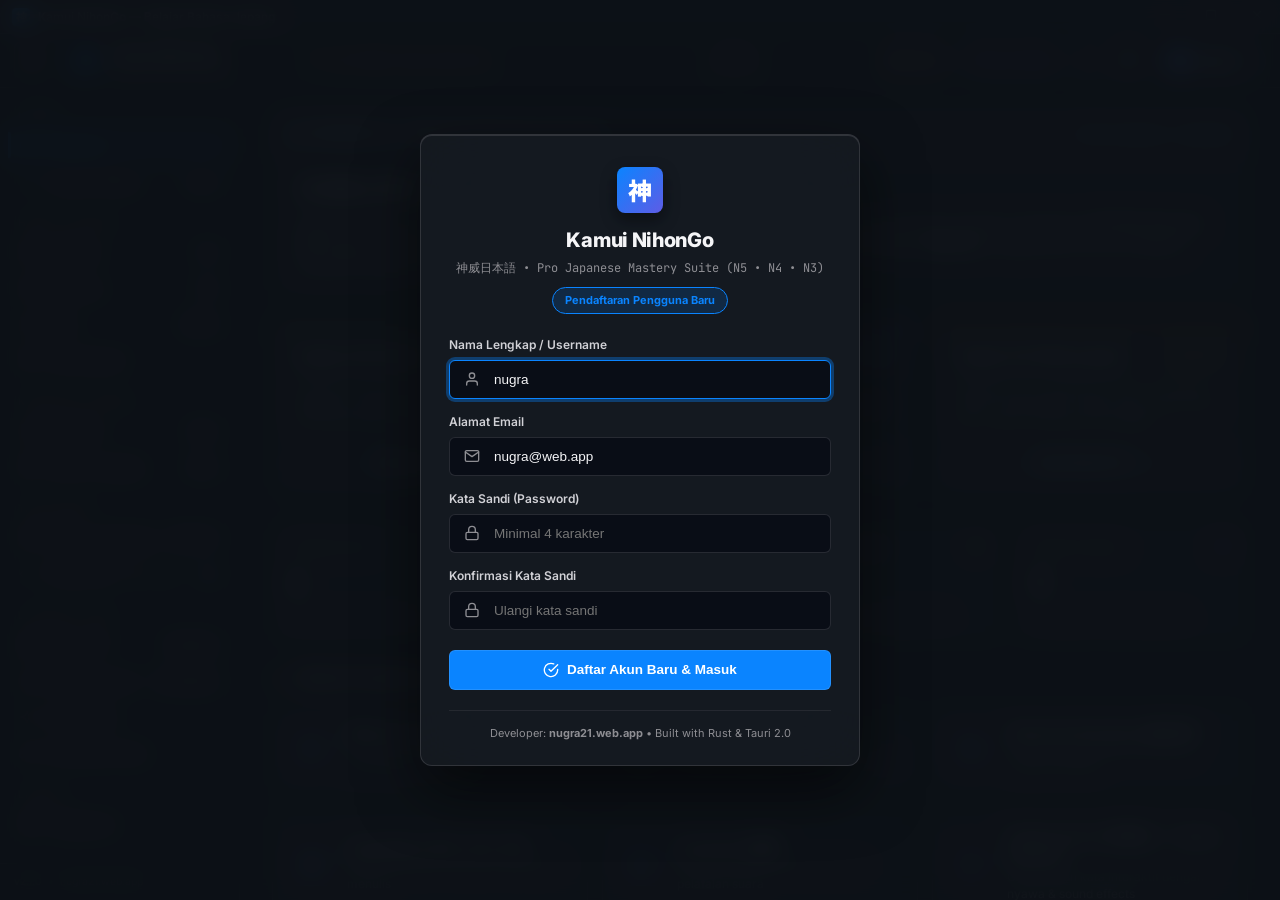
<file: src/index.html>
<!DOCTYPE html>
<html lang="id" data-theme="ios-liquid-glass">
<head>
    <meta charset="UTF-8">
    <meta name="viewport" content="width=device-width, initial-scale=1.0">
    <title>Kamui NihonGo — Belajar Bahasa Jepang</title>
    <link rel="stylesheet" href="styles/theme.css">
    <link rel="stylesheet" href="styles/components.css">
</head>
<body>
    <div id="app">

        <!-- ===== 0. CUSTOM WINDOW TITLEBAR ===== -->
        <div id="custom-titlebar" data-tauri-drag-region>
            <div class="titlebar-drag-region" data-tauri-drag-region>
                <div class="titlebar-logo-icon" data-tauri-drag-region>神</div>
                <span class="titlebar-title" data-tauri-drag-region>Kamui NihonGo — Belajar Bahasa Jepang</span>
            </div>
            <div class="titlebar-controls">
                <button class="titlebar-btn" id="win-min-btn" onclick="windowMinimize()" title="Minimize">
                    <span id="win-min-icon"></span>
                </button>
                <button class="titlebar-btn" id="win-max-btn" onclick="windowToggleMaximize()" title="Maximize / Restore">
                    <span id="win-max-icon"></span>
                </button>
                <button class="titlebar-btn close" id="win-close-btn" onclick="windowClose()" title="Close">
                    <span id="win-close-icon"></span>
                </button>
            </div>
        </div>

        <!-- ===== 1. TOP APP BAR ===== -->
        <header id="app-topbar">
            <!-- Left: Hamburger + Logo -->
            <div class="topbar-left">
                <button class="hamburger-btn" id="sidebar-toggle-btn" onclick="toggleSidebar()" title="Buka / Tutup Menu">
                    <span id="hamburger-icon"></span>
                </button>
                <div class="app-brand" onclick="navigateTo('home')" title="Beranda">
                    <div class="app-brand-logo">神</div>
                    <div class="app-brand-text">
                        <span class="brand-name">Kamui NihonGo</span>
                        <span class="brand-sub">Belajar Bahasa Jepang</span>
                    </div>
                </div>
            </div>

            <!-- Center: Search -->
            <div class="topbar-center">
                <button class="topbar-search-btn" onclick="openSearchModal()" title="Cari kata, huruf, atau materi...">
                    <span class="search-icon-slot" id="search-icon-placeholder"></span>
                    <span class="topbar-search-placeholder">Cari materi, kata, atau huruf...</span>
                    <kbd>Ctrl+K</kbd>
                </button>
            </div>

            <!-- Right: User stats + profile -->
            <div class="topbar-right">
                <div class="topbar-stat-chip streak" title="Hari Belajar Berturut-turut">
                    <span id="flame-icon-placeholder"></span>
                    <span id="top-streak-count">0 Hari</span>
                </div>
                <div class="topbar-stat-chip xp" title="Level & Total XP">
                    <span id="zap-icon-placeholder"></span>
                    <span id="top-xp-count">Lv.1</span>
                </div>
                <button class="topbar-theme-btn" id="topbar-sound-btn" onclick="toggleSoundFxQuick()" title="Efek Suara UI (Klik untuk On/Off)">
                    <span id="sound-icon-placeholder"></span>
                </button>
                <button class="topbar-theme-btn" onclick="openThemeModal()" title="Ganti Tema Warna">
                    <span id="palette-icon-placeholder"></span>
                </button>
                <button class="topbar-profile-btn" id="top-profile-btn" onclick="openProfileModal()" title="Profil & Pengaturan">
                    <span class="profile-avatar-sm" id="top-user-avatar">N</span>
                    <span class="profile-name-sm" id="top-profile-name">nugra</span>
                    <span id="topbar-chevron-icon"></span>
                </button>
            </div>
        </header>

        <!-- ===== 2. MAIN BODY: SIDEBAR + CONTENT ===== -->
        <div id="main-body">

            <!-- SIDEBAR OVERLAY (mobile/close click) -->
            <div id="sidebar-overlay" onclick="closeSidebar()"></div>

            <!-- SIDEBAR NAVIGATION -->
            <nav id="app-sidebar" class="sidebar-open">
                <div class="sidebar-inner">

                    <!-- Section: Utama -->
                    <div class="sidebar-section">
                        <div class="sidebar-section-label">Utama</div>
                        <button class="sidebar-nav-item active" data-page="home">
                            <span class="snav-icon" id="snav-home-icon"></span>
                            <span class="snav-label">Beranda</span>
                        </button>
                        <button class="sidebar-nav-item" data-page="progress">
                            <span class="snav-icon" id="snav-progress-icon"></span>
                            <span class="snav-label">Progres Belajar</span>
                            <span class="snav-badge">Baru</span>
                        </button>
                    </div>

                    <!-- Section: Huruf & Aksara -->
                    <div class="sidebar-section">
                        <div class="sidebar-section-label">Huruf & Aksara</div>
                        <button class="sidebar-nav-item" data-page="hiragana">
                            <span class="snav-icon" id="snav-hiragana-icon"></span>
                            <span class="snav-label">Hiragana</span>
                            <span class="snav-badge n5">N5</span>
                        </button>
                        <button class="sidebar-nav-item" data-page="katakana">
                            <span class="snav-icon" id="snav-katakana-icon"></span>
                            <span class="snav-label">Katakana</span>
                            <span class="snav-badge n5">N5</span>
                        </button>
                        <button class="sidebar-nav-item" data-page="kanji">
                            <span class="snav-icon" id="snav-kanji-icon"></span>
                            <span class="snav-label">Kanji</span>
                            <span class="snav-badge n4">N5-N3</span>
                        </button>
                        <button class="sidebar-nav-item" data-page="strokes">
                            <span class="snav-icon" id="snav-stroke-icon"></span>
                            <span class="snav-label">Cara Menulis</span>
                        </button>
                    </div>

                    <!-- Section: Kosakata & Kamus -->
                    <div class="sidebar-section">
                        <div class="sidebar-section-label">Kosakata & Kamus</div>
                        <button class="sidebar-nav-item" data-page="vocabulary">
                            <span class="snav-icon" id="snav-vocab-icon"></span>
                            <span class="snav-label">Kosakata</span>
                            <span class="snav-badge">120+</span>
                        </button>
                        <button class="sidebar-nav-item" data-page="dictionary">
                            <span class="snav-icon" id="snav-dict-icon"></span>
                            <span class="snav-label">Kamus Lengkap</span>
                            <span class="snav-badge">450+</span>
                        </button>
                    </div>

                    <!-- Section: Tata Bahasa -->
                    <div class="sidebar-section">
                        <div class="sidebar-section-label">Tata Bahasa</div>
                        <button class="sidebar-nav-item" data-page="grammar">
                            <span class="snav-icon" id="snav-grammar-icon"></span>
                            <span class="snav-label">Minna no Nihongo</span>
                            <span class="snav-badge">Bab 1-25</span>
                        </button>
                        <button class="sidebar-nav-item" data-page="particles">
                            <span class="snav-icon" id="snav-particle-icon"></span>
                            <span class="snav-label">Partikel (は・を・に)</span>
                            <span class="snav-badge">12</span>
                        </button>
                    </div>

                    <!-- Section: Latihan & Ujian -->
                    <div class="sidebar-section">
                        <div class="sidebar-section-label">Latihan & Ujian</div>
                        <button class="sidebar-nav-item" data-page="quiz">
                            <span class="snav-icon" id="snav-quiz-icon"></span>
                            <span class="snav-label">Ujian JLPT</span>
                            <span class="snav-badge n4">N5•N4•N3</span>
                        </button>
                        <button class="sidebar-nav-item" data-page="hardcore">
                            <span class="snav-icon" id="snav-hardcore-icon"></span>
                            <span class="snav-label">Mode Hardcore</span>
                            <span class="snav-badge" style="background:rgba(255,69,58,0.22);color:#ff453a;border-color:rgba(255,69,58,0.4)">Boss Battle</span>
                        </button>
                        <button class="sidebar-nav-item" data-page="duolingo">
                            <span class="snav-icon" id="snav-duo-icon"></span>
                            <span class="snav-label">Susun Kata</span>
                        </button>
                        <button class="sidebar-nav-item" data-page="minigame">
                            <span class="snav-icon" id="snav-game-icon"></span>
                            <span class="snav-label">Permainan Kartu</span>
                        </button>
                    </div>

                    <!-- Section: Lainnya -->
                    <div class="sidebar-section">
                        <div class="sidebar-section-label">Lainnya</div>
                        <button class="sidebar-nav-item" data-page="settings">
                            <span class="snav-icon" id="snav-settings-icon"></span>
                            <span class="snav-label">Pengaturan</span>
                        </button>
                    </div>
                </div>

                <!-- Sidebar Footer -->
                <div class="sidebar-footer">
                    <div class="sidebar-footer-info">
                        <span class="sf-version">v2.1.0</span>
                        <span class="sf-sep">•</span>
                        <span class="sf-author">nugra21.web.app</span>
                    </div>
                </div>
            </nav>

            <!-- ===== 3. MAIN CONTENT AREA ===== -->
            <main id="content">
                <!-- Dynamic view rendered by app.js -->
            </main>
        </div>

    </div>

    <!-- ===== 4. AUTH OVERLAY (REGISTER / LOGIN) ===== -->
    <div id="auth-overlay" class="auth-overlay" style="display:none">
        <!-- Rendered dynamically by auth.js -->
    </div>

    <!-- ===== 5. USER PROFILE & SYSTEM SETTINGS MODAL ===== -->
    <div class="modal-backdrop" id="profile-modal" style="display:none" onclick="closeProfileModalOnBackdrop(event)">
        <div class="modal-dialog profile-modal-dialog">
            <div class="modal-header">
                <h3>
                    <span id="modal-profile-icon"></span>
                    <span>Profil & Pengaturan Akun</span>
                </h3>
                <button class="modal-close-btn" onclick="closeProfileModal()" title="Tutup">
                    <span id="modal-profile-close-icon"></span>
                </button>
            </div>
            <div class="modal-body" id="profile-modal-body" style="padding:0">
                <!-- Populated dynamically by auth.js -->
            </div>
        </div>
    </div>

    <!-- ===== 6. CENTERED CONFIRMATION MODAL ===== -->
    <div class="modal-backdrop" id="confirm-modal" style="display:none" onclick="closeConfirmModalOnBackdrop(event)">
        <div class="confirm-dialog">
            <div id="confirm-modal-icon" class="confirm-icon-center"></div>
            <h3 id="confirm-modal-title" class="confirm-title">Konfirmasi Tindakan</h3>
            <p id="confirm-modal-message" class="confirm-message">Apakah Anda yakin ingin melanjutkan?</p>
            <div class="confirm-btn-row">
                <button class="btn-secondary" id="confirm-modal-btn-cancel" onclick="handleConfirmCancel()">Batal</button>
                <button class="btn-primary" id="confirm-modal-btn-ok" onclick="handleConfirmOk()">Lanjutkan</button>
            </div>
        </div>
    </div>

    <!-- ===== 7. PASSWORD PROMPT MODAL ===== -->
    <div class="modal-backdrop" id="password-prompt-modal" style="display:none" onclick="closePasswordPromptModalOnBackdrop(event)">
        <div class="confirm-dialog">
            <div class="confirm-icon-wrapper danger" id="pw-prompt-icon" style="margin:0 auto 14px"></div>
            <h3 id="pw-prompt-title" class="confirm-title">Konfirmasi Sandi Akun</h3>
            <p id="pw-prompt-message" class="confirm-message" style="margin-bottom:14px">Masukkan kata sandi Anda untuk verifikasi:</p>
            <form onsubmit="handlePasswordPromptOk(event)">
                <input type="password" id="pw-prompt-input" class="auth-single-input" placeholder="Masukkan kata sandi saat ini" required autocomplete="current-password">
                <div class="confirm-btn-row" style="margin-top:16px">
                    <button type="button" class="btn-secondary" onclick="handlePasswordPromptCancel()">Batal</button>
                    <button type="submit" class="btn-danger">Verifikasi & Lanjutkan</button>
                </div>
            </form>
        </div>
    </div>

    <!-- ===== 8. THEME PICKER MODAL ===== -->
    <div class="modal-backdrop" id="theme-modal" onclick="closeThemeModalOnBackdrop(event)">
        <div class="modal-dialog">
            <div class="modal-header">
                <h3>
                    <span id="modal-theme-icon"></span>
                    <span>Pilih Tema & Skema Warna</span>
                </h3>
                <button class="modal-close-btn" onclick="closeThemeModal()" title="Tutup">
                    <span id="modal-theme-close-icon"></span>
                </button>
            </div>
            <div class="modal-body">
                <div class="theme-picker-grid" id="theme-grid">
                    <!-- Populated dynamically by app.js -->
                </div>
            </div>
        </div>
    </div>

    <!-- ===== 9. QUICK SEARCH PALETTE ===== -->
    <div class="modal-backdrop" id="search-modal" onclick="closeSearchModalOnBackdrop(event)">
        <div class="search-palette">
            <div class="search-palette-header">
                <span id="palette-search-icon"></span>
                <input type="text" id="palette-search-input" placeholder="Cari Hiragana, Katakana, Kanji, atau Kosakata..." autocomplete="off">
                <kbd>ESC</kbd>
            </div>
            <div class="search-results-list" id="palette-results">
                <!-- Search results injected here -->
            </div>
        </div>
    </div>

    <!-- ===== 10. TOAST NOTIFICATIONS ===== -->
    <div id="toast-container"></div>

    <!-- ===== SCRIPTS ===== -->
    <script src="scripts/icons.js"></script>
    <script src="scripts/stroke.js"></script>
    <script src="scripts/duolingo.js"></script>
    <script src="scripts/dictionary.js"></script>
    <script src="scripts/progress.js"></script>
    <script src="data/hardcore_questions.js"></script>
    <script src="scripts/app.js"></script>
    <script src="scripts/quiz.js"></script>
    <script src="scripts/minigame.js"></script>
    <script src="scripts/auth.js"></script>
</body>
</html>
</file>
<file: assets/css/style.css>
/* =======================================================
   KAMUI NIHONGO (神威日本語) — OFFICIAL LANDING PAGE
   Aesthetic: Japanese Washi Paper (和紙) Light Theme
   Custom Artisan Cards • Authentic Hanko Seal Stamps • Zero Emojis
   Author: Ludang Prasetyo Nugroho (nugra21)
   ======================================================= */

:root {
    /* Japanese Traditional Pigments */
    --washi-bg: #faf7f2;
    --washi-surface: #ffffff;
    --washi-card: #ffffff;
    --washi-border: rgba(44, 38, 34, 0.1);
    --washi-border-strong: rgba(44, 38, 34, 0.22);
    
    /* Sumi & Ink Tones */
    --sumi-900: #1a1715;
    --sumi-800: #2c2724;
    --sumi-700: #4a433e;
    --sumi-600: #6b635b;
    --sumi-400: #9c9389;
    --sumi-200: #e5ded3;
    --sumi-100: #f2ede4;

    /* Accents (Traditional Pigments) */
    --shu-vermilion: #c0392b;       /* 朱色 (Shu-iro) */
    --shu-light: #fbeee8;
    --shu-glow: rgba(192, 57, 43, 0.22);
    --ai-indigo: #203a5e;          /* 藍色 (Ai-iro) */
    --ai-light: #eef4fb;
    --sakura-pink: #d9778e;        /* 桜色 (Sakura-iro) */
    --sakura-light: #fcf1f4;
    --matcha-green: #3d7853;       /* 抹茶色 (Matcha-iro) */
    --matcha-light: #edf7f0;
    --kin-gold: #b38b2d;           /* 金色 (Kin-iro) */
    --kin-light: #faf5e6;

    /* Shadows & Radii */
    --radius-sm: 8px;
    --radius-md: 14px;
    --radius-lg: 20px;
    --radius-pill: 9999px;
    
    --shadow-subtle: 0 4px 20px rgba(44, 38, 34, 0.04), 0 1px 3px rgba(44, 38, 34, 0.05);
    --shadow-elevated: 0 16px 36px rgba(44, 38, 34, 0.08), 0 4px 12px rgba(44, 38, 34, 0.04);
    --shadow-float: 0 24px 60px -10px rgba(44, 38, 34, 0.12), 0 8px 24px -6px rgba(44, 38, 34, 0.06);

    /* Fonts */
    --font-sans: 'Plus Jakarta Sans', -apple-system, BlinkMacSystemFont, sans-serif;
    --font-jp: 'Noto Sans JP', sans-serif;
    --font-serif-jp: 'Noto Serif JP', serif;
    --font-mono: 'JetBrains Mono', monospace;

    --container-max: 1180px;
}

/* Base Reset */
*, *::before, *::after {
    box-sizing: border-box;
    margin: 0;
    padding: 0;
}

html {
    scroll-behavior: smooth;
    font-size: 16px;
}

body {
    background-color: var(--washi-bg);
    color: var(--sumi-800);
    font-family: var(--font-sans);
    line-height: 1.65;
    overflow-x: hidden;
    position: relative;
    -webkit-font-smoothing: antialiased;
}

img {
    max-width: 100%;
    display: block;
}

a {
    color: inherit;
    text-decoration: none;
    transition: all 0.25s ease;
}

button {
    font-family: inherit;
    cursor: pointer;
    border: none;
    background: none;
}

.container {
    width: 100%;
    max-width: var(--container-max);
    margin: 0 auto;
    padding: 0 24px;
}

/* ====== BACKGROUND DECORATION ====== */
.bg-washi {
    position: fixed;
    inset: 0;
    pointer-events: none;
    z-index: 0;
    overflow: hidden;
}

.washi-grain {
    position: absolute;
    inset: 0;
    opacity: 0.45;
    background-image: 
        radial-gradient(#2c2724 0.6px, transparent 0.6px),
        radial-gradient(#b38b2d 0.4px, transparent 0.4px);
    background-size: 24px 24px, 48px 48px;
    background-position: 0 0, 12px 12px;
}

.washi-kanji {
    position: absolute;
    font-family: var(--font-serif-jp);
    font-weight: 700;
    color: rgba(44, 38, 34, 0.025);
    user-select: none;
    line-height: 1;
    z-index: 0;
}
.wk-1 { top: 5%; right: 4%; font-size: 26vw; }
.wk-2 { top: 38%; left: -3%; font-size: 28vw; }
.wk-3 { top: 62%; right: -2%; font-size: 24vw; }
.wk-4 { bottom: 4%; left: 8%; font-size: 22vw; }

.sakura-container {
    position: absolute;
    inset: 0;
    overflow: hidden;
    pointer-events: none;
}
.sakura-petal {
    position: absolute;
    top: -20px;
    background: linear-gradient(135deg, #f9cbd6 0%, #ebb2c2 100%);
    border-radius: 12px 1px 12px 1px;
    opacity: 0.7;
    filter: drop-shadow(0 2px 4px rgba(217, 119, 142, 0.15));
    animation: fallSakura linear infinite;
}

@keyframes fallSakura {
    0% {
        transform: translate3d(0, 0, 0) rotate(0deg) scale(0.9);
        opacity: 0;
    }
    10% { opacity: 0.75; }
    90% { opacity: 0.6; }
    100% {
        transform: translate3d(80px, 105vh, 0) rotate(360deg) scale(1);
        opacity: 0;
    }
}

header, section, footer {
    position: relative;
    z-index: 1;
}

/* ====== SITE HEADER / NAVBAR ====== */
.site-header {
    position: sticky;
    top: 0;
    background: rgba(250, 247, 242, 0.92);
    backdrop-filter: blur(16px);
    -webkit-backdrop-filter: blur(16px);
    border-bottom: 1px solid var(--washi-border);
    transition: all 0.3s ease;
    z-index: 100;
}
.site-header.scrolled {
    background: rgba(255, 255, 255, 0.96);
    box-shadow: 0 4px 20px rgba(44, 38, 34, 0.05);
}

.nav-wrap {
    display: flex;
    align-items: center;
    justify-content: space-between;
    height: 72px;
}

/* LOGO: Clean, Bare Kanji without Background Box */
.nav-brand {
    display: flex;
    align-items: center;
    gap: 10px;
}
.brand-kanji {
    width: auto;
    height: auto;
    display: inline-flex;
    align-items: center;
    justify-content: center;
    background: transparent;
    color: var(--shu-vermilion);
    font-family: var(--font-serif-jp);
    font-weight: 900;
    font-size: 32px;
    line-height: 1;
    border-radius: 0;
    box-shadow: none;
    transition: transform 0.25s ease, color 0.25s ease;
}
.nav-brand:hover .brand-kanji {
    transform: scale(1.1) rotate(-4deg);
    color: var(--sumi-900);
}
.brand-info {
    display: flex;
    flex-direction: column;
}
.brand-name {
    font-weight: 800;
    font-size: 1.08rem;
    color: var(--sumi-900);
    letter-spacing: -0.01em;
    line-height: 1.2;
}
.brand-sub {
    font-family: var(--font-jp);
    font-size: 0.72rem;
    color: var(--sumi-600);
    letter-spacing: 0.08em;
}

.nav-menu {
    display: flex;
    align-items: center;
    gap: 6px;
}
.nav-link {
    display: inline-flex;
    align-items: center;
    gap: 6px;
    padding: 8px 12px;
    font-size: 0.86rem;
    font-weight: 500;
    color: var(--sumi-700);
    border-radius: var(--radius-sm);
    transition: all 0.2s ease;
}
.nav-link svg {
    color: var(--sumi-400);
    transition: color 0.2s ease;
}
.nav-link:hover {
    color: var(--shu-vermilion);
    background: rgba(192, 57, 43, 0.06);
}
.nav-link:hover svg {
    color: var(--shu-vermilion);
}

.nav-cta {
    display: flex;
    align-items: center;
    gap: 12px;
}
.btn-ghost {
    display: inline-flex;
    align-items: center;
    gap: 8px;
    padding: 9px 16px;
    font-size: 0.88rem;
    font-weight: 600;
    color: var(--sumi-800);
    background: rgba(44, 38, 34, 0.04);
    border: 1px solid var(--washi-border);
    border-radius: var(--radius-pill);
    transition: all 0.25s ease;
}
.btn-ghost:hover {
    background: #fff;
    border-color: var(--washi-border-strong);
    box-shadow: var(--shadow-subtle);
    transform: translateY(-1px);
}

.btn-primary {
    display: inline-flex;
    align-items: center;
    gap: 8px;
    padding: 9px 18px;
    font-size: 0.88rem;
    font-weight: 600;
    color: #fff;
    background: var(--shu-vermilion);
    border-radius: var(--radius-pill);
    box-shadow: 0 4px 14px var(--shu-glow);
    transition: all 0.25s ease;
}
.btn-primary:hover {
    background: #a92f23;
    transform: translateY(-1px);
    box-shadow: 0 6px 18px rgba(192, 57, 43, 0.35);
}

.nav-hamburger {
    display: none;
    flex-direction: column;
    justify-content: center;
    gap: 5px;
    width: 36px;
    height: 36px;
    padding: 6px;
    border-radius: var(--radius-sm);
    background: rgba(44, 38, 34, 0.04);
}
.nav-hamburger span {
    display: block;
    width: 100%;
    height: 2px;
    background: var(--sumi-900);
    transition: all 0.25s ease;
}

/* ====== HERO SECTION ====== */
.hero {
    padding: 50px 0 70px;
    position: relative;
}
.hero-wrap {
    display: grid;
    grid-template-columns: 1.05fr 1fr;
    gap: 48px;
    align-items: center;
}

.hero-content {
    display: flex;
    flex-direction: column;
    align-items: flex-start;
}

.hero-title {
    font-size: 3.2rem;
    line-height: 1.15;
    font-weight: 800;
    letter-spacing: -0.03em;
    color: var(--sumi-900);
    margin-bottom: 20px;
}
.title-jp {
    display: block;
    font-family: var(--font-serif-jp);
    font-size: 1.55rem;
    font-weight: 900;
    color: var(--shu-vermilion);
    letter-spacing: 0.15em;
    margin-bottom: 8px;
}
.title-break {
    display: block;
}
.title-accent {
    color: var(--ai-indigo);
    position: relative;
    display: inline-block;
}
.title-accent::after {
    content: '';
    position: absolute;
    bottom: 4px;
    left: 0;
    right: 0;
    height: 8px;
    background: rgba(32, 58, 94, 0.12);
    z-index: -1;
    border-radius: 4px;
}

.hero-desc {
    font-size: 1.08rem;
    color: var(--sumi-600);
    line-height: 1.7;
    margin-bottom: 28px;
    max-width: 540px;
}

.hero-stats-row {
    display: flex;
    align-items: center;
    gap: 16px;
    padding: 12px 18px;
    background: var(--washi-card);
    border: 1px solid var(--washi-border);
    border-radius: var(--radius-md);
    box-shadow: var(--shadow-subtle);
    margin-bottom: 32px;
}
.stat-pill {
    display: flex;
    flex-direction: column;
}
.stat-num {
    font-weight: 800;
    font-size: 1.15rem;
    color: var(--sumi-900);
    line-height: 1.2;
}
.stat-lbl {
    font-size: 0.72rem;
    font-weight: 600;
    color: var(--sumi-600);
    text-transform: uppercase;
    letter-spacing: 0.04em;
}
.stat-divider {
    width: 1px;
    height: 28px;
    background: var(--washi-border);
}

.hero-actions {
    display: flex;
    align-items: center;
    gap: 14px;
    margin-bottom: 16px;
    flex-wrap: wrap;
}

.btn-hero-primary {
    display: inline-flex;
    align-items: center;
    gap: 10px;
    padding: 14px 24px;
    background: var(--shu-vermilion);
    color: #fff;
    font-weight: 700;
    font-size: 1rem;
    border-radius: var(--radius-pill);
    box-shadow: 0 8px 24px var(--shu-glow);
    transition: all 0.3s cubic-bezier(0.34, 1.56, 0.64, 1);
}
.btn-hero-primary:hover {
    background: #a92f23;
    transform: translateY(-2px);
    box-shadow: 0 12px 30px rgba(192, 57, 43, 0.4);
}
.btn-sub {
    font-size: 0.76rem;
    font-weight: 500;
    opacity: 0.88;
    padding-left: 8px;
    border-left: 1px solid rgba(255, 255, 255, 0.35);
}

.btn-hero-ghost {
    display: inline-flex;
    align-items: center;
    gap: 8px;
    padding: 14px 22px;
    background: #fff;
    color: var(--sumi-800);
    font-weight: 600;
    font-size: 0.95rem;
    border: 1px solid var(--washi-border);
    border-radius: var(--radius-pill);
    box-shadow: var(--shadow-subtle);
    transition: all 0.25s ease;
}
.btn-hero-ghost:hover {
    background: var(--sumi-100);
    border-color: var(--washi-border-strong);
    transform: translateY(-2px);
}

.hero-compat {
    display: inline-flex;
    align-items: center;
    gap: 6px;
    font-size: 0.8rem;
    color: var(--sumi-600);
}

/* Mockup Frame */
.hero-mockup {
    position: relative;
}
.mockup-frame {
    background: #ffffff;
    border: 1px solid var(--washi-border-strong);
    border-radius: var(--radius-lg);
    overflow: hidden;
    box-shadow: var(--shadow-float);
    transition: transform 0.4s ease;
}
.mockup-frame:hover {
    transform: translateY(-4px);
}
.mockup-topbar {
    display: flex;
    align-items: center;
    gap: 8px;
    padding: 12px 18px;
    background: #f7f4ef;
    border-bottom: 1px solid var(--washi-border);
}
.dot {
    width: 11px;
    height: 11px;
    border-radius: 50%;
}
.dot.red { background: #ff5f56; }
.dot.yellow { background: #ffbd2e; }
.dot.green { background: #27c93f; }
.mockup-title {
    font-size: 0.78rem;
    font-weight: 600;
    color: var(--sumi-600);
    margin-left: 6px;
}
.mockup-screen {
    position: relative;
    background: #f4ede3;
    overflow: hidden;
}
.mockup-screen img {
    width: 100%;
    height: auto;
    display: block;
}

/* Ink Divider */
.ink-divider {
    margin-top: 50px;
    line-height: 0;
    opacity: 0.75;
}

/* ====== SECTION HEADERS ====== */
.section-header {
    text-align: center;
    max-width: 680px;
    margin: 0 auto 50px;
}
.section-eyebrow {
    display: inline-block;
    font-family: var(--font-serif-jp);
    font-size: 0.95rem;
    font-weight: 700;
    color: var(--shu-vermilion);
    letter-spacing: 0.25em;
    margin-bottom: 10px;
}
.section-eyebrow::before,
.section-eyebrow::after {
    content: '—';
    margin: 0 8px;
    opacity: 0.5;
}
.section-title {
    font-size: 2.3rem;
    line-height: 1.25;
    font-weight: 800;
    color: var(--sumi-900);
    letter-spacing: -0.02em;
    margin-bottom: 14px;
}
.section-desc {
    font-size: 1.05rem;
    color: var(--sumi-600);
    line-height: 1.65;
}

/* ====== CUSTOM ARTISAN CARDS ====== */
.section-features {
    padding: 80px 0;
}
.features-grid {
    display: grid;
    grid-template-columns: repeat(3, 1fr);
    gap: 26px;
}

.custom-card {
    position: relative;
    background: #ffffff;
    border: 1px solid var(--washi-border);
    border-radius: 18px;
    padding: 30px 26px 26px;
    box-shadow: 0 4px 16px rgba(44, 38, 34, 0.04), 0 1px 3px rgba(44, 38, 34, 0.03);
    overflow: hidden;
    display: flex;
    flex-direction: column;
    justify-content: space-between;
    transition: transform 0.35s cubic-bezier(0.16, 1, 0.3, 1), box-shadow 0.35s ease, border-color 0.35s ease;
}

.custom-card::before {
    content: '';
    position: absolute;
    top: 0;
    left: 24px;
    right: 24px;
    height: 3px;
    background: var(--sumi-200);
    border-radius: 0 0 3px 3px;
    transition: background 0.3s ease;
}

.custom-card:hover {
    transform: translateY(-6px);
    box-shadow: 0 20px 40px -10px rgba(44, 38, 34, 0.1), 0 4px 12px rgba(44, 38, 34, 0.04);
    border-color: var(--washi-border-strong);
}

.card-heroic {
    grid-column: span 2;
    background: linear-gradient(145deg, #ffffff 0%, #fdf6f2 100%);
    border: 1.5px solid rgba(192, 57, 43, 0.25);
}
.card-heroic::before {
    background: var(--shu-vermilion);
    left: 20px;
    right: 20px;
    height: 4px;
}

.card-wide {
    grid-column: span 2;
    background: linear-gradient(145deg, #ffffff 0%, #f3f7fb 100%);
    border: 1.5px solid rgba(32, 58, 94, 0.2);
}
.card-wide::before {
    background: var(--ai-indigo);
    left: 20px;
    right: 20px;
    height: 4px;
}

.card-kanji-watermark {
    position: absolute;
    bottom: -10px;
    right: 12px;
    font-family: var(--font-serif-jp);
    font-weight: 900;
    font-size: 110px;
    line-height: 1;
    color: rgba(44, 38, 34, 0.035);
    user-select: none;
    pointer-events: none;
    transition: transform 0.4s ease, color 0.4s ease;
}
.custom-card:hover .card-kanji-watermark {
    transform: scale(1.08) rotate(4deg);
    color: rgba(192, 57, 43, 0.06);
}

.card-head {
    display: flex;
    align-items: center;
    justify-content: space-between;
    margin-bottom: 18px;
    position: relative;
    z-index: 1;
}

.card-icon-art {
    width: 48px;
    height: 48px;
    border-radius: 12px;
    display: flex;
    align-items: center;
    justify-content: center;
    transition: transform 0.3s ease;
}
.custom-card:hover .card-icon-art {
    transform: scale(1.08);
}

/* Hanko (Japanese Seal Stamp) */
.hanko-seal {
    width: 32px;
    height: 32px;
    border: 2px solid var(--shu-vermilion);
    color: var(--shu-vermilion);
    border-radius: 8px;
    display: flex;
    align-items: center;
    justify-content: center;
    font-family: var(--font-serif-jp);
    font-weight: 900;
    font-size: 15px;
    user-select: none;
    opacity: 0.85;
    background: rgba(192, 57, 43, 0.04);
    box-shadow: inset 0 0 0 1px rgba(192, 57, 43, 0.1);
    transform: rotate(3deg);
    transition: transform 0.3s ease, opacity 0.3s ease;
}
.custom-card:hover .hanko-seal {
    transform: rotate(0deg) scale(1.05);
    opacity: 1;
}
.seal-indigo {
    border-color: var(--ai-indigo);
    color: var(--ai-indigo);
    background: rgba(32, 58, 94, 0.04);
}
.seal-sakura {
    border-color: var(--sakura-pink);
    color: var(--sakura-pink);
    background: rgba(217, 119, 142, 0.04);
}
.seal-gold {
    border-color: var(--kin-gold);
    color: var(--kin-gold);
    background: rgba(179, 139, 45, 0.04);
}
.seal-sage {
    border-color: var(--matcha-green);
    color: var(--matcha-green);
    background: rgba(61, 120, 83, 0.04);
}

.card-content {
    position: relative;
    z-index: 1;
    margin-bottom: 20px;
}
.card-kicker {
    font-size: 0.74rem;
    font-weight: 700;
    letter-spacing: 0.06em;
    text-transform: uppercase;
    color: var(--sumi-400);
    margin-bottom: 6px;
}
.card-heading {
    font-size: 1.25rem;
    font-weight: 800;
    color: var(--sumi-900);
    line-height: 1.3;
    margin-bottom: 10px;
}
.card-heroic .card-heading {
    font-size: 1.45rem;
}
.card-paragraph {
    font-size: 0.92rem;
    color: var(--sumi-600);
    line-height: 1.62;
}

.card-foot {
    display: flex;
    flex-wrap: wrap;
    gap: 6px;
    position: relative;
    z-index: 1;
}
.card-chip {
    padding: 3px 9px;
    font-size: 0.72rem;
    font-weight: 600;
    color: var(--sumi-700);
    background: var(--sumi-100);
    border-radius: var(--radius-pill);
    border: 1px solid rgba(44, 38, 34, 0.05);
}
.chip-vermilion {
    background: var(--shu-light);
    color: var(--shu-vermilion);
    border-color: rgba(192, 57, 43, 0.2);
}
.chip-indigo {
    background: var(--ai-light);
    color: var(--ai-indigo);
    border-color: rgba(32, 58, 94, 0.2);
}
.chip-sakura {
    background: var(--sakura-light);
    color: var(--sakura-pink);
}
.chip-gold {
    background: var(--kin-light);
    color: var(--kin-gold);
}
.chip-sage {
    background: var(--matcha-light);
    color: var(--matcha-green);
}

/* ====== PRATINJAU / GALLERY ====== */
.section-preview {
    padding: 80px 0;
    background: rgba(242, 237, 228, 0.45);
    border-top: 1px solid var(--washi-border);
    border-bottom: 1px solid var(--washi-border);
}

.gallery-tabs {
    display: flex;
    justify-content: center;
    gap: 8px;
    flex-wrap: wrap;
    margin-bottom: 32px;
}
.gallery-tab {
    display: inline-flex;
    align-items: center;
    gap: 8px;
    padding: 10px 18px;
    font-size: 0.88rem;
    font-weight: 600;
    color: var(--sumi-700);
    background: #fff;
    border: 1px solid var(--washi-border);
    border-radius: var(--radius-pill);
    box-shadow: var(--shadow-subtle);
    transition: all 0.25s ease;
}
.gallery-tab:hover {
    color: var(--shu-vermilion);
    border-color: rgba(192, 57, 43, 0.3);
    transform: translateY(-1px);
}
.gallery-tab.active {
    background: var(--sumi-900);
    color: #fff;
    border-color: var(--sumi-900);
    box-shadow: 0 4px 14px rgba(26, 23, 21, 0.2);
}
.gallery-tab.active svg {
    color: var(--shu-vermilion);
}

.gallery-stage {
    max-width: 980px;
    margin: 0 auto 48px;
}
.gallery-frame {
    background: #ffffff;
    border: 1px solid var(--washi-border-strong);
    border-radius: var(--radius-lg);
    overflow: hidden;
    box-shadow: var(--shadow-float);
}
.gallery-topbar {
    display: flex;
    align-items: center;
    gap: 8px;
    padding: 12px 18px;
    background: #f7f4ef;
    border-bottom: 1px solid var(--washi-border);
}
.gallery-wintitle {
    font-size: 0.82rem;
    font-weight: 600;
    color: var(--sumi-700);
    margin-left: 8px;
}
.gallery-screen {
    position: relative;
    background: #f4ede3;
    overflow: hidden;
    aspect-ratio: 1872 / 1080;
}
.gallery-screen img {
    width: 100%;
    height: 100%;
    object-fit: cover;
    display: block;
    transition: opacity 0.3s ease;
}

/* Theme Compare Strip */
.theme-compare {
    background: #fff;
    border: 1px solid var(--washi-border);
    border-radius: var(--radius-lg);
    padding: 24px 28px;
    box-shadow: var(--shadow-subtle);
    max-width: 980px;
    margin: 0 auto;
}
.compare-label {
    display: inline-flex;
    align-items: center;
    gap: 6px;
    font-size: 0.8rem;
    font-weight: 700;
    color: var(--sumi-800);
    text-transform: uppercase;
    letter-spacing: 0.05em;
    margin-bottom: 18px;
}
.compare-strip {
    display: grid;
    grid-template-columns: 1fr auto 1fr;
    gap: 20px;
    align-items: center;
}
.compare-group-label {
    display: block;
    font-size: 0.78rem;
    font-weight: 700;
    color: var(--sumi-600);
    margin-bottom: 10px;
}
.compare-imgs {
    display: grid;
    grid-template-columns: repeat(auto-fit, minmax(80px, 1fr));
    gap: 10px;
}
.compare-imgs img {
    width: 100%;
    height: 64px;
    object-fit: cover;
    border-radius: var(--radius-sm);
    border: 1px solid var(--washi-border);
    cursor: pointer;
    transition: all 0.25s ease;
}
.compare-imgs img:hover {
    transform: scale(1.08);
    box-shadow: var(--shadow-subtle);
    border-color: var(--shu-vermilion);
}
.compare-vs {
    font-weight: 800;
    font-size: 0.85rem;
    color: var(--sumi-400);
    padding: 6px 12px;
    background: var(--sumi-100);
    border-radius: var(--radius-pill);
}

/* ====== KURIKULUM: CUSTOM ARTISAN CARDS (CONSISTENT DESIGN) ====== */
.section-curriculum {
    padding: 85px 0;
}
.curr-artisan-grid {
    display: flex;
    flex-direction: column;
    gap: 24px;
    max-width: 900px;
    margin: 0 auto;
}

.curr-artisan-card {
    position: relative;
    background: #ffffff;
    border: 1px solid var(--washi-border);
    border-radius: 20px;
    padding: 32px 30px 28px;
    box-shadow: 0 4px 18px rgba(44, 38, 34, 0.04), 0 1px 3px rgba(44, 38, 34, 0.03);
    overflow: hidden;
    transition: transform 0.35s cubic-bezier(0.16, 1, 0.3, 1), box-shadow 0.35s ease, border-color 0.35s ease;
}
.curr-artisan-card::before {
    content: '';
    position: absolute;
    top: 0;
    left: 28px;
    right: 28px;
    height: 4px;
    border-radius: 0 0 4px 4px;
}
.curr-card-n5::before { background: var(--matcha-green); }
.curr-card-n4::before { background: var(--ai-indigo); }
.curr-card-n3::before { background: var(--kin-gold); }
.curr-card-boss::before { background: var(--shu-vermilion); }

.curr-artisan-card:hover {
    transform: translateY(-5px);
    box-shadow: 0 20px 42px -10px rgba(44, 38, 34, 0.1), 0 4px 12px rgba(44, 38, 34, 0.04);
    border-color: var(--washi-border-strong);
}

.curr-card-boss {
    background: linear-gradient(145deg, #ffffff 0%, #fdf5f2 100%);
    border: 1.5px solid rgba(192, 57, 43, 0.3);
}

/* Watermark Kanji */
.curr-watermark {
    position: absolute;
    bottom: -15px;
    right: 20px;
    font-family: var(--font-serif-jp);
    font-weight: 900;
    font-size: 130px;
    line-height: 1;
    color: rgba(44, 38, 34, 0.035);
    user-select: none;
    pointer-events: none;
    transition: transform 0.4s ease, color 0.4s ease;
}
.curr-artisan-card:hover .curr-watermark {
    transform: scale(1.08) rotate(3deg);
    color: rgba(192, 57, 43, 0.065);
}

.curr-top-bar {
    display: flex;
    align-items: center;
    justify-content: space-between;
    margin-bottom: 18px;
    position: relative;
    z-index: 1;
}

/* Japanese Traditional Tablet (Ofuda / Ema 札) Badge */
.curr-fuda-badge {
    display: inline-flex;
    flex-direction: column;
    align-items: center;
    justify-content: center;
    padding: 6px 14px;
    border-radius: 10px;
    line-height: 1.1;
    border: 1px solid transparent;
}
.fuda-matcha {
    background: var(--matcha-light);
    color: var(--matcha-green);
    border-color: rgba(61, 120, 83, 0.2);
}
.fuda-indigo {
    background: var(--ai-light);
    color: var(--ai-indigo);
    border-color: rgba(32, 58, 94, 0.2);
}
.fuda-gold {
    background: var(--kin-light);
    color: var(--kin-gold);
    border-color: rgba(179, 139, 45, 0.2);
}
.fuda-vermilion {
    background: var(--shu-light);
    color: var(--shu-vermilion);
    border-color: rgba(192, 57, 43, 0.25);
}
.fuda-sub {
    font-family: var(--font-jp);
    font-size: 0.62rem;
    font-weight: 700;
    letter-spacing: 0.1em;
    opacity: 0.8;
}
.fuda-lvl {
    font-weight: 900;
    font-size: 1.25rem;
    letter-spacing: 0.02em;
}

.curr-body {
    position: relative;
    z-index: 1;
    margin-bottom: 22px;
}
.curr-target-kicker {
    font-size: 0.74rem;
    font-weight: 700;
    letter-spacing: 0.08em;
    text-transform: uppercase;
    color: var(--sumi-400);
    margin-bottom: 6px;
}
.text-vermilion {
    color: var(--shu-vermilion) !important;
}
.curr-name {
    font-size: 1.35rem;
    font-weight: 800;
    color: var(--sumi-900);
    margin-bottom: 10px;
    line-height: 1.3;
}
.curr-desc {
    font-size: 0.95rem;
    color: var(--sumi-600);
    line-height: 1.65;
    margin-bottom: 18px;
    max-width: 760px;
}

/* Metric Stats Grid in Curriculum */
.curr-metrics-grid {
    display: grid;
    grid-template-columns: repeat(3, 1fr);
    gap: 12px;
    padding: 14px 18px;
    background: var(--washi-bg);
    border: 1px solid var(--washi-border);
    border-radius: 12px;
}
.curr-metric-item {
    display: flex;
    flex-direction: column;
}
.m-val {
    font-size: 1.15rem;
    font-weight: 800;
    color: var(--sumi-900);
    line-height: 1.2;
}
.m-lbl {
    font-size: 0.72rem;
    font-weight: 600;
    color: var(--sumi-600);
    text-transform: uppercase;
    letter-spacing: 0.04em;
}

.curr-foot {
    display: flex;
    flex-wrap: wrap;
    gap: 8px;
    position: relative;
    z-index: 1;
}
.curr-chip {
    padding: 4px 11px;
    font-size: 0.74rem;
    font-weight: 600;
    color: var(--sumi-700);
    background: var(--sumi-100);
    border-radius: var(--radius-pill);
    border: 1px solid rgba(44, 38, 34, 0.05);
}

/* ====== PANDUAN PENGGUNAAN & DOWNLOAD ====== */
.section-guide {
    padding: 85px 0;
    background: rgba(242, 237, 228, 0.45);
    border-top: 1px solid var(--washi-border);
    border-bottom: 1px solid var(--washi-border);
}
.guide-steps-grid {
    display: grid;
    grid-template-columns: repeat(3, 1fr);
    gap: 26px;
}
.guide-step-card {
    background: #ffffff;
    border: 1px solid var(--washi-border);
    border-radius: 20px;
    padding: 24px;
    box-shadow: 0 4px 16px rgba(44, 38, 34, 0.04);
    display: flex;
    flex-direction: column;
    position: relative;
    overflow: hidden;
    transition: transform 0.35s ease, box-shadow 0.35s ease;
}
.guide-step-card:hover {
    transform: translateY(-5px);
    box-shadow: 0 16px 36px rgba(44, 38, 34, 0.08);
    border-color: var(--washi-border-strong);
}

.step-num-badge {
    position: absolute;
    top: 16px;
    right: 18px;
    font-family: var(--font-serif-jp);
    font-size: 2.2rem;
    font-weight: 900;
    color: rgba(192, 57, 43, 0.15);
    line-height: 1;
    user-select: none;
}
.step-thumb {
    width: 100%;
    aspect-ratio: 16 / 9;
    border-radius: 12px;
    overflow: hidden;
    margin-bottom: 20px;
    border: 1px solid var(--washi-border);
    background: #f4ede3;
}
.step-thumb img {
    width: 100%;
    height: 100%;
    object-fit: cover;
    transition: transform 0.4s ease;
}
.guide-step-card:hover .step-thumb img {
    transform: scale(1.05);
}
.step-title {
    font-size: 1.18rem;
    font-weight: 800;
    color: var(--sumi-900);
    margin-bottom: 8px;
    line-height: 1.3;
}
.step-desc {
    font-size: 0.9rem;
    color: var(--sumi-600);
    line-height: 1.6;
    margin-bottom: 16px;
    flex-grow: 1;
}
.step-desc code {
    background: var(--sumi-100);
    padding: 2px 6px;
    border-radius: 4px;
    font-family: var(--font-mono);
    font-size: 0.85em;
    color: var(--shu-vermilion);
}
.step-link {
    display: inline-flex;
    align-items: center;
    gap: 6px;
    font-size: 0.84rem;
    font-weight: 700;
    color: var(--shu-vermilion);
}
.step-link:hover {
    text-decoration: underline;
}
.step-tag-pill {
    display: inline-block;
    align-self: flex-start;
    padding: 4px 10px;
    font-size: 0.74rem;
    font-weight: 600;
    color: var(--sumi-600);
    background: var(--sumi-100);
    border-radius: var(--radius-pill);
}

/* ====== FAQ SECTION ====== */
.section-faq {
    padding: 85px 0;
}
.faq-accordion-wrap {
    max-width: 820px;
    margin: 0 auto;
    display: flex;
    flex-direction: column;
    gap: 14px;
}
.faq-card {
    background: #ffffff;
    border: 1px solid var(--washi-border);
    border-radius: 16px;
    overflow: hidden;
    box-shadow: 0 2px 8px rgba(44, 38, 34, 0.03);
    transition: border-color 0.25s ease, box-shadow 0.25s ease;
}
.faq-card.active {
    border-color: rgba(192, 57, 43, 0.25);
    box-shadow: 0 6px 20px rgba(44, 38, 34, 0.06);
}

.faq-question-btn {
    width: 100%;
    padding: 20px 24px;
    display: flex;
    align-items: center;
    justify-content: space-between;
    gap: 16px;
    text-align: left;
    background: transparent;
    cursor: pointer;
}
.faq-q-text {
    font-size: 1.05rem;
    font-weight: 700;
    color: var(--sumi-900);
    line-height: 1.35;
}
.faq-card.active .faq-q-text {
    color: var(--shu-vermilion);
}
.faq-q-icon {
    width: 32px;
    height: 32px;
    border-radius: 50%;
    background: var(--sumi-100);
    color: var(--sumi-700);
    display: flex;
    align-items: center;
    justify-content: center;
    flex-shrink: 0;
    transition: transform 0.3s ease, background 0.3s ease, color 0.3s ease;
}
.faq-card.active .faq-q-icon {
    transform: rotate(180deg);
    background: var(--shu-light);
    color: var(--shu-vermilion);
}

.faq-answer-panel {
    max-height: 0;
    overflow: hidden;
    transition: max-height 0.35s cubic-bezier(0.16, 1, 0.3, 1), padding 0.35s ease;
    padding: 0 24px;
}
.faq-card.active .faq-answer-panel {
    max-height: 400px;
    padding: 0 24px 22px;
}
.faq-answer-panel p {
    font-size: 0.95rem;
    color: var(--sumi-600);
    line-height: 1.7;
}

/* ====== STATISTIK & TECH ====== */
.section-stats {
    padding: 80px 0;
    background: rgba(242, 237, 228, 0.5);
    border-top: 1px solid var(--washi-border);
    border-bottom: 1px solid var(--washi-border);
}
.stats-grid {
    display: grid;
    grid-template-columns: repeat(4, 1fr);
    gap: 20px;
    margin-bottom: 48px;
}

.stat-card {
    background: #fff;
    border: 1px solid var(--washi-border);
    border-radius: var(--radius-lg);
    padding: 28px 24px;
    text-align: center;
    box-shadow: var(--shadow-subtle);
    transition: all 0.3s ease;
}
.stat-card:hover {
    transform: translateY(-4px);
    box-shadow: var(--shadow-elevated);
    border-color: var(--washi-border-strong);
}
.stat-icon {
    width: 48px;
    height: 48px;
    margin: 0 auto 16px;
    border-radius: var(--radius-md);
    background: var(--sumi-100);
    color: var(--sumi-800);
    display: flex;
    align-items: center;
    justify-content: center;
}
.stat-card:hover .stat-icon {
    background: var(--shu-light);
    color: var(--shu-vermilion);
}
.stat-value {
    font-size: 2.2rem;
    font-weight: 800;
    color: var(--sumi-900);
    line-height: 1.1;
    margin-bottom: 6px;
    letter-spacing: -0.02em;
}
.stat-name {
    font-size: 0.92rem;
    font-weight: 700;
    color: var(--sumi-700);
    margin-bottom: 4px;
}
.stat-note {
    font-size: 0.76rem;
    color: var(--sumi-400);
}

.tech-stack {
    text-align: center;
}
.tech-label {
    display: block;
    font-size: 0.8rem;
    font-weight: 700;
    color: var(--sumi-600);
    text-transform: uppercase;
    letter-spacing: 0.08em;
    margin-bottom: 14px;
}
.tech-badges {
    display: flex;
    justify-content: center;
    gap: 12px;
    flex-wrap: wrap;
}
.tech-badge {
    display: inline-flex;
    align-items: center;
    gap: 8px;
    padding: 8px 16px;
    background: #fff;
    border: 1px solid var(--washi-border);
    border-radius: var(--radius-pill);
    font-size: 0.85rem;
    font-weight: 600;
    color: var(--sumi-800);
    box-shadow: var(--shadow-subtle);
}

/* ====== DOWNLOAD SECTION ====== */
.section-download {
    padding: 90px 0;
}
.download-wrap {
    background: linear-gradient(135deg, #2c2724 0%, #1a1715 100%);
    color: #fff;
    border-radius: 28px;
    padding: 70px 48px;
    display: flex;
    align-items: center;
    justify-content: space-between;
    position: relative;
    overflow: hidden;
    box-shadow: var(--shadow-float);
}

.dl-deco-left,
.dl-deco-right {
    position: absolute;
    font-family: var(--font-serif-jp);
    font-weight: 700;
    font-size: 14vw;
    color: rgba(255, 255, 255, 0.035);
    user-select: none;
    line-height: 0.9;
    display: flex;
    flex-direction: column;
}
.dl-deco-left { left: 4%; top: 50%; transform: translateY(-50%); }
.dl-deco-right { right: 4%; top: 50%; transform: translateY(-50%); }

.dl-content {
    max-width: 620px;
    margin: 0 auto;
    text-align: center;
    position: relative;
    z-index: 1;
}
.dl-title {
    font-size: 2.8rem;
    line-height: 1.2;
    font-weight: 800;
    margin: 12px 0 16px;
    letter-spacing: -0.02em;
}
.dl-desc {
    font-size: 1.05rem;
    color: #e5ded3;
    line-height: 1.65;
    margin-bottom: 32px;
}
.dl-actions {
    display: flex;
    justify-content: center;
    gap: 16px;
    margin-bottom: 20px;
    flex-wrap: wrap;
}

.btn-dl-primary {
    display: inline-flex;
    align-items: center;
    gap: 10px;
    padding: 15px 28px;
    background: var(--shu-vermilion);
    color: #fff;
    font-size: 1rem;
    font-weight: 700;
    border-radius: var(--radius-pill);
    box-shadow: 0 8px 24px rgba(192, 57, 43, 0.45);
    transition: all 0.3s ease;
}
.btn-dl-primary:hover {
    background: #e74c3c;
    transform: translateY(-2px);
    box-shadow: 0 12px 30px rgba(192, 57, 43, 0.6);
}

.btn-dl-ghost {
    display: inline-flex;
    align-items: center;
    gap: 10px;
    padding: 15px 24px;
    background: rgba(255, 255, 255, 0.08);
    color: #fff;
    font-size: 1rem;
    font-weight: 600;
    border: 1px solid rgba(255, 255, 255, 0.18);
    border-radius: var(--radius-pill);
    transition: all 0.25s ease;
}
.btn-dl-ghost:hover {
    background: rgba(255, 255, 255, 0.16);
    border-color: rgba(255, 255, 255, 0.35);
    transform: translateY(-2px);
}

.dl-compat {
    display: inline-flex;
    align-items: center;
    gap: 6px;
    font-size: 0.8rem;
    color: #9c9389;
}

/* ====== TENTANG PEMBUAT ====== */
.section-dev {
    padding: 80px 0;
}
.dev-card {
    max-width: 720px;
    margin: 0 auto;
    background: #fff;
    border: 1px solid var(--washi-border);
    border-radius: var(--radius-lg);
    padding: 36px;
    display: flex;
    gap: 28px;
    align-items: center;
    box-shadow: var(--shadow-subtle);
}
.dev-avatar {
    position: relative;
    width: 80px;
    height: 80px;
    border-radius: 50%;
    background: var(--sumi-900);
    color: #fff;
    display: flex;
    align-items: center;
    justify-content: center;
    font-size: 2rem;
    font-weight: 800;
    flex-shrink: 0;
}
.dev-status {
    position: absolute;
    bottom: 2px;
    right: 2px;
    color: var(--matcha-green);
    background: #fff;
    border-radius: 50%;
    width: 18px;
    height: 18px;
    display: flex;
    align-items: center;
    justify-content: center;
    box-shadow: 0 2px 6px rgba(0, 0, 0, 0.15);
}
.dev-name {
    font-size: 1.35rem;
    font-weight: 800;
    color: var(--sumi-900);
    margin-bottom: 4px;
}
.dev-handle {
    font-size: 0.85rem;
    font-weight: 600;
    color: var(--shu-vermilion);
    margin-bottom: 12px;
}
.dev-bio {
    font-size: 0.95rem;
    color: var(--sumi-600);
    line-height: 1.6;
    margin-bottom: 18px;
}
.dev-links {
    display: flex;
    gap: 12px;
    flex-wrap: wrap;
}
.dev-link {
    display: inline-flex;
    align-items: center;
    gap: 6px;
    padding: 7px 14px;
    font-size: 0.82rem;
    font-weight: 600;
    color: var(--sumi-800);
    background: var(--sumi-100);
    border-radius: var(--radius-pill);
    transition: all 0.2s ease;
}
.dev-link:hover {
    background: var(--shu-vermilion);
    color: #fff;
    transform: translateY(-1px);
}

/* ====== FOOTER ====== */
.site-footer {
    background: #f2ede4;
    border-top: 1px solid var(--washi-border);
    padding: 50px 0 40px;
}
.footer-wrap {
    display: flex;
    flex-direction: column;
    align-items: center;
    text-align: center;
    gap: 24px;
}
.footer-brand {
    display: flex;
    align-items: center;
    gap: 10px;
}
.brand-kanji-sm {
    width: auto;
    height: auto;
    background: transparent;
    color: var(--shu-vermilion);
    font-family: var(--font-serif-jp);
    font-weight: 900;
    font-size: 26px;
    line-height: 1;
    border-radius: 0;
    box-shadow: none;
}
.footer-name {
    font-weight: 800;
    color: var(--sumi-900);
    font-size: 0.95rem;
}
.footer-sub {
    font-family: var(--font-jp);
    font-size: 0.72rem;
    color: var(--sumi-600);
}

.footer-links {
    display: flex;
    gap: 20px;
    flex-wrap: wrap;
    justify-content: center;
}
.footer-links a {
    font-size: 0.88rem;
    font-weight: 500;
    color: var(--sumi-700);
}
.footer-links a:hover {
    color: var(--shu-vermilion);
}

.footer-copy {
    font-size: 0.8rem;
    color: var(--sumi-600);
    max-width: 600px;
    line-height: 1.6;
}
.footer-disclaimer {
    margin-top: 6px;
    font-size: 0.74rem;
    color: var(--sumi-400);
}

/* ====== SCROLL REVEAL ANIMATIONS ====== */
.reveal {
    opacity: 0;
    transform: translateY(24px);
    transition: opacity 0.7s cubic-bezier(0.16, 1, 0.3, 1), transform 0.7s cubic-bezier(0.16, 1, 0.3, 1);
}
.reveal.revealed {
    opacity: 1;
    transform: translateY(0);
}
.reveal-delay-1 { transition-delay: 0.1s; }
.reveal-delay-2 { transition-delay: 0.2s; }
.reveal-delay-3 { transition-delay: 0.3s; }

/* ====== RESPONSIVE BREAKPOINTS ====== */
@media (max-width: 992px) {
    .hero-wrap {
        grid-template-columns: 1fr;
        gap: 40px;
    }
    .hero-title {
        font-size: 2.6rem;
    }
    .features-grid {
        grid-template-columns: repeat(2, 1fr);
    }
    .card-heroic, .card-wide {
        grid-column: span 2;
    }
    .guide-steps-grid {
        grid-template-columns: 1fr;
    }
    .stats-grid {
        grid-template-columns: repeat(2, 1fr);
    }
    .compare-strip {
        grid-template-columns: 1fr;
        gap: 16px;
    }
    .compare-vs {
        display: none;
    }
}

@media (max-width: 768px) {
    .site-header {
        height: auto;
    }
    .nav-wrap {
        height: 64px;
    }
    .nav-menu {
        position: fixed;
        top: 64px;
        left: 0;
        right: 0;
        background: rgba(255, 255, 255, 0.98);
        border-bottom: 1px solid var(--washi-border);
        flex-direction: column;
        padding: 20px;
        box-shadow: var(--shadow-elevated);
        display: none;
    }
    .nav-menu.open {
        display: flex;
    }
    .nav-hamburger {
        display: flex;
    }
    .nav-cta .btn-ghost {
        display: none;
    }
    .hero-title {
        font-size: 2.1rem;
    }
    .features-grid {
        grid-template-columns: 1fr;
    }
    .card-heroic, .card-wide {
        grid-column: span 1;
    }
    .curr-metrics-grid {
        grid-template-columns: 1fr;
    }
    .stats-grid {
        grid-template-columns: 1fr;
    }
    .dev-card {
        flex-direction: column;
        text-align: center;
    }
    .dev-links {
        justify-content: center;
    }
    .download-wrap {
        padding: 48px 24px;
    }
    .dl-title {
        font-size: 2rem;
    }
    .dl-deco-left, .dl-deco-right {
        display: none;
    }
}
</file>
<file: docs/assets/css/style.css>
/* =======================================================
   KAMUI NIHONGO (神威日本語) — OFFICIAL LANDING PAGE
   Aesthetic: Japanese Washi Paper (和紙) Light Theme
   Custom Artisan Cards • Authentic Hanko Seal Stamps • Zero Emojis
   Author: Ludang Prasetyo Nugroho (nugra21)
   ======================================================= */

:root {
    /* Japanese Traditional Pigments */
    --washi-bg: #faf7f2;
    --washi-surface: #ffffff;
    --washi-card: #ffffff;
    --washi-border: rgba(44, 38, 34, 0.1);
    --washi-border-strong: rgba(44, 38, 34, 0.22);
    
    /* Sumi & Ink Tones */
    --sumi-900: #1a1715;
    --sumi-800: #2c2724;
    --sumi-700: #4a433e;
    --sumi-600: #6b635b;
    --sumi-400: #9c9389;
    --sumi-200: #e5ded3;
    --sumi-100: #f2ede4;

    /* Accents (Traditional Pigments) */
    --shu-vermilion: #c0392b;       /* 朱色 (Shu-iro) */
    --shu-light: #fbeee8;
    --shu-glow: rgba(192, 57, 43, 0.22);
    --ai-indigo: #203a5e;          /* 藍色 (Ai-iro) */
    --ai-light: #eef4fb;
    --sakura-pink: #d9778e;        /* 桜色 (Sakura-iro) */
    --sakura-light: #fcf1f4;
    --matcha-green: #3d7853;       /* 抹茶色 (Matcha-iro) */
    --matcha-light: #edf7f0;
    --kin-gold: #b38b2d;           /* 金色 (Kin-iro) */
    --kin-light: #faf5e6;

    /* Shadows & Radii */
    --radius-sm: 8px;
    --radius-md: 14px;
    --radius-lg: 20px;
    --radius-pill: 9999px;
    
    --shadow-subtle: 0 4px 20px rgba(44, 38, 34, 0.04), 0 1px 3px rgba(44, 38, 34, 0.05);
    --shadow-elevated: 0 16px 36px rgba(44, 38, 34, 0.08), 0 4px 12px rgba(44, 38, 34, 0.04);
    --shadow-float: 0 24px 60px -10px rgba(44, 38, 34, 0.12), 0 8px 24px -6px rgba(44, 38, 34, 0.06);

    /* Fonts */
    --font-sans: 'Plus Jakarta Sans', -apple-system, BlinkMacSystemFont, sans-serif;
    --font-jp: 'Noto Sans JP', sans-serif;
    --font-serif-jp: 'Noto Serif JP', serif;
    --font-mono: 'JetBrains Mono', monospace;

    --container-max: 1180px;
}

/* Base Reset */
*, *::before, *::after {
    box-sizing: border-box;
    margin: 0;
    padding: 0;
}

html {
    scroll-behavior: smooth;
    font-size: 16px;
}

body {
    background-color: var(--washi-bg);
    color: var(--sumi-800);
    font-family: var(--font-sans);
    line-height: 1.65;
    overflow-x: hidden;
    position: relative;
    -webkit-font-smoothing: antialiased;
}

img {
    max-width: 100%;
    display: block;
}

a {
    color: inherit;
    text-decoration: none;
    transition: all 0.25s ease;
}

button {
    font-family: inherit;
    cursor: pointer;
    border: none;
    background: none;
}

.container {
    width: 100%;
    max-width: var(--container-max);
    margin: 0 auto;
    padding: 0 24px;
}

/* ====== BACKGROUND DECORATION ====== */
.bg-washi {
    position: fixed;
    inset: 0;
    pointer-events: none;
    z-index: 0;
    overflow: hidden;
}

.washi-grain {
    position: absolute;
    inset: 0;
    opacity: 0.45;
    background-image: 
        radial-gradient(#2c2724 0.6px, transparent 0.6px),
        radial-gradient(#b38b2d 0.4px, transparent 0.4px);
    background-size: 24px 24px, 48px 48px;
    background-position: 0 0, 12px 12px;
}

.washi-kanji {
    position: absolute;
    font-family: var(--font-serif-jp);
    font-weight: 700;
    color: rgba(44, 38, 34, 0.025);
    user-select: none;
    line-height: 1;
    z-index: 0;
}
.wk-1 { top: 5%; right: 4%; font-size: 26vw; }
.wk-2 { top: 38%; left: -3%; font-size: 28vw; }
.wk-3 { top: 62%; right: -2%; font-size: 24vw; }
.wk-4 { bottom: 4%; left: 8%; font-size: 22vw; }

.sakura-container {
    position: absolute;
    inset: 0;
    overflow: hidden;
    pointer-events: none;
}
.sakura-petal {
    position: absolute;
    top: -20px;
    background: linear-gradient(135deg, #f9cbd6 0%, #ebb2c2 100%);
    border-radius: 12px 1px 12px 1px;
    opacity: 0.7;
    filter: drop-shadow(0 2px 4px rgba(217, 119, 142, 0.15));
    animation: fallSakura linear infinite;
}

@keyframes fallSakura {
    0% {
        transform: translate3d(0, 0, 0) rotate(0deg) scale(0.9);
        opacity: 0;
    }
    10% { opacity: 0.75; }
    90% { opacity: 0.6; }
    100% {
        transform: translate3d(80px, 105vh, 0) rotate(360deg) scale(1);
        opacity: 0;
    }
}

header, section, footer {
    position: relative;
    z-index: 1;
}

/* ====== SITE HEADER / NAVBAR ====== */
.site-header {
    position: sticky;
    top: 0;
    background: rgba(250, 247, 242, 0.92);
    backdrop-filter: blur(16px);
    -webkit-backdrop-filter: blur(16px);
    border-bottom: 1px solid var(--washi-border);
    transition: all 0.3s ease;
    z-index: 100;
}
.site-header.scrolled {
    background: rgba(255, 255, 255, 0.96);
    box-shadow: 0 4px 20px rgba(44, 38, 34, 0.05);
}

.nav-wrap {
    display: flex;
    align-items: center;
    justify-content: space-between;
    height: 72px;
}

/* LOGO: Clean, Bare Kanji without Background Box */
.nav-brand {
    display: flex;
    align-items: center;
    gap: 10px;
}
.brand-kanji {
    width: auto;
    height: auto;
    display: inline-flex;
    align-items: center;
    justify-content: center;
    background: transparent;
    color: var(--shu-vermilion);
    font-family: var(--font-serif-jp);
    font-weight: 900;
    font-size: 32px;
    line-height: 1;
    border-radius: 0;
    box-shadow: none;
    transition: transform 0.25s ease, color 0.25s ease;
}
.nav-brand:hover .brand-kanji {
    transform: scale(1.1) rotate(-4deg);
    color: var(--sumi-900);
}
.brand-info {
    display: flex;
    flex-direction: column;
}
.brand-name {
    font-weight: 800;
    font-size: 1.08rem;
    color: var(--sumi-900);
    letter-spacing: -0.01em;
    line-height: 1.2;
}
.brand-sub {
    font-family: var(--font-jp);
    font-size: 0.72rem;
    color: var(--sumi-600);
    letter-spacing: 0.08em;
}

.nav-menu {
    display: flex;
    align-items: center;
    gap: 6px;
}
.nav-link {
    display: inline-flex;
    align-items: center;
    gap: 6px;
    padding: 8px 12px;
    font-size: 0.86rem;
    font-weight: 500;
    color: var(--sumi-700);
    border-radius: var(--radius-sm);
    transition: all 0.2s ease;
}
.nav-link svg {
    color: var(--sumi-400);
    transition: color 0.2s ease;
}
.nav-link:hover {
    color: var(--shu-vermilion);
    background: rgba(192, 57, 43, 0.06);
}
.nav-link:hover svg {
    color: var(--shu-vermilion);
}

.nav-cta {
    display: flex;
    align-items: center;
    gap: 12px;
}
.btn-ghost {
    display: inline-flex;
    align-items: center;
    gap: 8px;
    padding: 9px 16px;
    font-size: 0.88rem;
    font-weight: 600;
    color: var(--sumi-800);
    background: rgba(44, 38, 34, 0.04);
    border: 1px solid var(--washi-border);
    border-radius: var(--radius-pill);
    transition: all 0.25s ease;
}
.btn-ghost:hover {
    background: #fff;
    border-color: var(--washi-border-strong);
    box-shadow: var(--shadow-subtle);
    transform: translateY(-1px);
}

.btn-primary {
    display: inline-flex;
    align-items: center;
    gap: 8px;
    padding: 9px 18px;
    font-size: 0.88rem;
    font-weight: 600;
    color: #fff;
    background: var(--shu-vermilion);
    border-radius: var(--radius-pill);
    box-shadow: 0 4px 14px var(--shu-glow);
    transition: all 0.25s ease;
}
.btn-primary:hover {
    background: #a92f23;
    transform: translateY(-1px);
    box-shadow: 0 6px 18px rgba(192, 57, 43, 0.35);
}

.nav-hamburger {
    display: none;
    flex-direction: column;
    justify-content: center;
    gap: 5px;
    width: 36px;
    height: 36px;
    padding: 6px;
    border-radius: var(--radius-sm);
    background: rgba(44, 38, 34, 0.04);
}
.nav-hamburger span {
    display: block;
    width: 100%;
    height: 2px;
    background: var(--sumi-900);
    transition: all 0.25s ease;
}

/* ====== HERO SECTION ====== */
.hero {
    padding: 50px 0 70px;
    position: relative;
}
.hero-wrap {
    display: grid;
    grid-template-columns: 1.05fr 1fr;
    gap: 48px;
    align-items: center;
}

.hero-content {
    display: flex;
    flex-direction: column;
    align-items: flex-start;
}

.hero-title {
    font-size: 3.2rem;
    line-height: 1.15;
    font-weight: 800;
    letter-spacing: -0.03em;
    color: var(--sumi-900);
    margin-bottom: 20px;
}
.title-jp {
    display: block;
    font-family: var(--font-serif-jp);
    font-size: 1.55rem;
    font-weight: 900;
    color: var(--shu-vermilion);
    letter-spacing: 0.15em;
    margin-bottom: 8px;
}
.title-break {
    display: block;
}
.title-accent {
    color: var(--ai-indigo);
    position: relative;
    display: inline-block;
}
.title-accent::after {
    content: '';
    position: absolute;
    bottom: 4px;
    left: 0;
    right: 0;
    height: 8px;
    background: rgba(32, 58, 94, 0.12);
    z-index: -1;
    border-radius: 4px;
}

.hero-desc {
    font-size: 1.08rem;
    color: var(--sumi-600);
    line-height: 1.7;
    margin-bottom: 28px;
    max-width: 540px;
}

.hero-stats-row {
    display: flex;
    align-items: center;
    gap: 16px;
    padding: 12px 18px;
    background: var(--washi-card);
    border: 1px solid var(--washi-border);
    border-radius: var(--radius-md);
    box-shadow: var(--shadow-subtle);
    margin-bottom: 32px;
}
.stat-pill {
    display: flex;
    flex-direction: column;
}
.stat-num {
    font-weight: 800;
    font-size: 1.15rem;
    color: var(--sumi-900);
    line-height: 1.2;
}
.stat-lbl {
    font-size: 0.72rem;
    font-weight: 600;
    color: var(--sumi-600);
    text-transform: uppercase;
    letter-spacing: 0.04em;
}
.stat-divider {
    width: 1px;
    height: 28px;
    background: var(--washi-border);
}

.hero-actions {
    display: flex;
    align-items: center;
    gap: 14px;
    margin-bottom: 16px;
    flex-wrap: wrap;
}

.btn-hero-primary {
    display: inline-flex;
    align-items: center;
    gap: 10px;
    padding: 14px 24px;
    background: var(--shu-vermilion);
    color: #fff;
    font-weight: 700;
    font-size: 1rem;
    border-radius: var(--radius-pill);
    box-shadow: 0 8px 24px var(--shu-glow);
    transition: all 0.3s cubic-bezier(0.34, 1.56, 0.64, 1);
}
.btn-hero-primary:hover {
    background: #a92f23;
    transform: translateY(-2px);
    box-shadow: 0 12px 30px rgba(192, 57, 43, 0.4);
}
.btn-sub {
    font-size: 0.76rem;
    font-weight: 500;
    opacity: 0.88;
    padding-left: 8px;
    border-left: 1px solid rgba(255, 255, 255, 0.35);
}

.btn-hero-ghost {
    display: inline-flex;
    align-items: center;
    gap: 8px;
    padding: 14px 22px;
    background: #fff;
    color: var(--sumi-800);
    font-weight: 600;
    font-size: 0.95rem;
    border: 1px solid var(--washi-border);
    border-radius: var(--radius-pill);
    box-shadow: var(--shadow-subtle);
    transition: all 0.25s ease;
}
.btn-hero-ghost:hover {
    background: var(--sumi-100);
    border-color: var(--washi-border-strong);
    transform: translateY(-2px);
}

.hero-compat {
    display: inline-flex;
    align-items: center;
    gap: 6px;
    font-size: 0.8rem;
    color: var(--sumi-600);
}

/* Mockup Frame */
.hero-mockup {
    position: relative;
}
.mockup-frame {
    background: #ffffff;
    border: 1px solid var(--washi-border-strong);
    border-radius: var(--radius-lg);
    overflow: hidden;
    box-shadow: var(--shadow-float);
    transition: transform 0.4s ease;
}
.mockup-frame:hover {
    transform: translateY(-4px);
}
.mockup-topbar {
    display: flex;
    align-items: center;
    gap: 8px;
    padding: 12px 18px;
    background: #f7f4ef;
    border-bottom: 1px solid var(--washi-border);
}
.dot {
    width: 11px;
    height: 11px;
    border-radius: 50%;
}
.dot.red { background: #ff5f56; }
.dot.yellow { background: #ffbd2e; }
.dot.green { background: #27c93f; }
.mockup-title {
    font-size: 0.78rem;
    font-weight: 600;
    color: var(--sumi-600);
    margin-left: 6px;
}
.mockup-screen {
    position: relative;
    background: #f4ede3;
    overflow: hidden;
}
.mockup-screen img {
    width: 100%;
    height: auto;
    display: block;
}

/* Ink Divider */
.ink-divider {
    margin-top: 50px;
    line-height: 0;
    opacity: 0.75;
}

/* ====== SECTION HEADERS ====== */
.section-header {
    text-align: center;
    max-width: 680px;
    margin: 0 auto 50px;
}
.section-eyebrow {
    display: inline-block;
    font-family: var(--font-serif-jp);
    font-size: 0.95rem;
    font-weight: 700;
    color: var(--shu-vermilion);
    letter-spacing: 0.25em;
    margin-bottom: 10px;
}
.section-eyebrow::before,
.section-eyebrow::after {
    content: '—';
    margin: 0 8px;
    opacity: 0.5;
}
.section-title {
    font-size: 2.3rem;
    line-height: 1.25;
    font-weight: 800;
    color: var(--sumi-900);
    letter-spacing: -0.02em;
    margin-bottom: 14px;
}
.section-desc {
    font-size: 1.05rem;
    color: var(--sumi-600);
    line-height: 1.65;
}

/* ====== CUSTOM ARTISAN CARDS ====== */
.section-features {
    padding: 80px 0;
}
.features-grid {
    display: grid;
    grid-template-columns: repeat(3, 1fr);
    gap: 26px;
}

.custom-card {
    position: relative;
    background: #ffffff;
    border: 1px solid var(--washi-border);
    border-radius: 18px;
    padding: 30px 26px 26px;
    box-shadow: 0 4px 16px rgba(44, 38, 34, 0.04), 0 1px 3px rgba(44, 38, 34, 0.03);
    overflow: hidden;
    display: flex;
    flex-direction: column;
    justify-content: space-between;
    transition: transform 0.35s cubic-bezier(0.16, 1, 0.3, 1), box-shadow 0.35s ease, border-color 0.35s ease;
}

.custom-card::before {
    content: '';
    position: absolute;
    top: 0;
    left: 24px;
    right: 24px;
    height: 3px;
    background: var(--sumi-200);
    border-radius: 0 0 3px 3px;
    transition: background 0.3s ease;
}

.custom-card:hover {
    transform: translateY(-6px);
    box-shadow: 0 20px 40px -10px rgba(44, 38, 34, 0.1), 0 4px 12px rgba(44, 38, 34, 0.04);
    border-color: var(--washi-border-strong);
}

.card-heroic {
    grid-column: span 2;
    background: linear-gradient(145deg, #ffffff 0%, #fdf6f2 100%);
    border: 1.5px solid rgba(192, 57, 43, 0.25);
}
.card-heroic::before {
    background: var(--shu-vermilion);
    left: 20px;
    right: 20px;
    height: 4px;
}

.card-wide {
    grid-column: span 2;
    background: linear-gradient(145deg, #ffffff 0%, #f3f7fb 100%);
    border: 1.5px solid rgba(32, 58, 94, 0.2);
}
.card-wide::before {
    background: var(--ai-indigo);
    left: 20px;
    right: 20px;
    height: 4px;
}

.card-kanji-watermark {
    position: absolute;
    bottom: -10px;
    right: 12px;
    font-family: var(--font-serif-jp);
    font-weight: 900;
    font-size: 110px;
    line-height: 1;
    color: rgba(44, 38, 34, 0.035);
    user-select: none;
    pointer-events: none;
    transition: transform 0.4s ease, color 0.4s ease;
}
.custom-card:hover .card-kanji-watermark {
    transform: scale(1.08) rotate(4deg);
    color: rgba(192, 57, 43, 0.06);
}

.card-head {
    display: flex;
    align-items: center;
    justify-content: space-between;
    margin-bottom: 18px;
    position: relative;
    z-index: 1;
}

.card-icon-art {
    width: 48px;
    height: 48px;
    border-radius: 12px;
    display: flex;
    align-items: center;
    justify-content: center;
    transition: transform 0.3s ease;
}
.custom-card:hover .card-icon-art {
    transform: scale(1.08);
}

/* Hanko (Japanese Seal Stamp) */
.hanko-seal {
    width: 32px;
    height: 32px;
    border: 2px solid var(--shu-vermilion);
    color: var(--shu-vermilion);
    border-radius: 8px;
    display: flex;
    align-items: center;
    justify-content: center;
    font-family: var(--font-serif-jp);
    font-weight: 900;
    font-size: 15px;
    user-select: none;
    opacity: 0.85;
    background: rgba(192, 57, 43, 0.04);
    box-shadow: inset 0 0 0 1px rgba(192, 57, 43, 0.1);
    transform: rotate(3deg);
    transition: transform 0.3s ease, opacity 0.3s ease;
}
.custom-card:hover .hanko-seal {
    transform: rotate(0deg) scale(1.05);
    opacity: 1;
}
.seal-indigo {
    border-color: var(--ai-indigo);
    color: var(--ai-indigo);
    background: rgba(32, 58, 94, 0.04);
}
.seal-sakura {
    border-color: var(--sakura-pink);
    color: var(--sakura-pink);
    background: rgba(217, 119, 142, 0.04);
}
.seal-gold {
    border-color: var(--kin-gold);
    color: var(--kin-gold);
    background: rgba(179, 139, 45, 0.04);
}
.seal-sage {
    border-color: var(--matcha-green);
    color: var(--matcha-green);
    background: rgba(61, 120, 83, 0.04);
}

.card-content {
    position: relative;
    z-index: 1;
    margin-bottom: 20px;
}
.card-kicker {
    font-size: 0.74rem;
    font-weight: 700;
    letter-spacing: 0.06em;
    text-transform: uppercase;
    color: var(--sumi-400);
    margin-bottom: 6px;
}
.card-heading {
    font-size: 1.25rem;
    font-weight: 800;
    color: var(--sumi-900);
    line-height: 1.3;
    margin-bottom: 10px;
}
.card-heroic .card-heading {
    font-size: 1.45rem;
}
.card-paragraph {
    font-size: 0.92rem;
    color: var(--sumi-600);
    line-height: 1.62;
}

.card-foot {
    display: flex;
    flex-wrap: wrap;
    gap: 6px;
    position: relative;
    z-index: 1;
}
.card-chip {
    padding: 3px 9px;
    font-size: 0.72rem;
    font-weight: 600;
    color: var(--sumi-700);
    background: var(--sumi-100);
    border-radius: var(--radius-pill);
    border: 1px solid rgba(44, 38, 34, 0.05);
}
.chip-vermilion {
    background: var(--shu-light);
    color: var(--shu-vermilion);
    border-color: rgba(192, 57, 43, 0.2);
}
.chip-indigo {
    background: var(--ai-light);
    color: var(--ai-indigo);
    border-color: rgba(32, 58, 94, 0.2);
}
.chip-sakura {
    background: var(--sakura-light);
    color: var(--sakura-pink);
}
.chip-gold {
    background: var(--kin-light);
    color: var(--kin-gold);
}
.chip-sage {
    background: var(--matcha-light);
    color: var(--matcha-green);
}

/* ====== PRATINJAU / GALLERY ====== */
.section-preview {
    padding: 80px 0;
    background: rgba(242, 237, 228, 0.45);
    border-top: 1px solid var(--washi-border);
    border-bottom: 1px solid var(--washi-border);
}

.gallery-tabs {
    display: flex;
    justify-content: center;
    gap: 8px;
    flex-wrap: wrap;
    margin-bottom: 32px;
}
.gallery-tab {
    display: inline-flex;
    align-items: center;
    gap: 8px;
    padding: 10px 18px;
    font-size: 0.88rem;
    font-weight: 600;
    color: var(--sumi-700);
    background: #fff;
    border: 1px solid var(--washi-border);
    border-radius: var(--radius-pill);
    box-shadow: var(--shadow-subtle);
    transition: all 0.25s ease;
}
.gallery-tab:hover {
    color: var(--shu-vermilion);
    border-color: rgba(192, 57, 43, 0.3);
    transform: translateY(-1px);
}
.gallery-tab.active {
    background: var(--sumi-900);
    color: #fff;
    border-color: var(--sumi-900);
    box-shadow: 0 4px 14px rgba(26, 23, 21, 0.2);
}
.gallery-tab.active svg {
    color: var(--shu-vermilion);
}

.gallery-stage {
    max-width: 980px;
    margin: 0 auto 48px;
}
.gallery-frame {
    background: #ffffff;
    border: 1px solid var(--washi-border-strong);
    border-radius: var(--radius-lg);
    overflow: hidden;
    box-shadow: var(--shadow-float);
}
.gallery-topbar {
    display: flex;
    align-items: center;
    gap: 8px;
    padding: 12px 18px;
    background: #f7f4ef;
    border-bottom: 1px solid var(--washi-border);
}
.gallery-wintitle {
    font-size: 0.82rem;
    font-weight: 600;
    color: var(--sumi-700);
    margin-left: 8px;
}
.gallery-screen {
    position: relative;
    background: #f4ede3;
    overflow: hidden;
    aspect-ratio: 1872 / 1080;
}
.gallery-screen img {
    width: 100%;
    height: 100%;
    object-fit: cover;
    display: block;
    transition: opacity 0.3s ease;
}

/* Theme Compare Strip */
.theme-compare {
    background: #fff;
    border: 1px solid var(--washi-border);
    border-radius: var(--radius-lg);
    padding: 24px 28px;
    box-shadow: var(--shadow-subtle);
    max-width: 980px;
    margin: 0 auto;
}
.compare-label {
    display: inline-flex;
    align-items: center;
    gap: 6px;
    font-size: 0.8rem;
    font-weight: 700;
    color: var(--sumi-800);
    text-transform: uppercase;
    letter-spacing: 0.05em;
    margin-bottom: 18px;
}
.compare-strip {
    display: grid;
    grid-template-columns: 1fr auto 1fr;
    gap: 20px;
    align-items: center;
}
.compare-group-label {
    display: block;
    font-size: 0.78rem;
    font-weight: 700;
    color: var(--sumi-600);
    margin-bottom: 10px;
}
.compare-imgs {
    display: grid;
    grid-template-columns: repeat(auto-fit, minmax(80px, 1fr));
    gap: 10px;
}
.compare-imgs img {
    width: 100%;
    height: 64px;
    object-fit: cover;
    border-radius: var(--radius-sm);
    border: 1px solid var(--washi-border);
    cursor: pointer;
    transition: all 0.25s ease;
}
.compare-imgs img:hover {
    transform: scale(1.08);
    box-shadow: var(--shadow-subtle);
    border-color: var(--shu-vermilion);
}
.compare-vs {
    font-weight: 800;
    font-size: 0.85rem;
    color: var(--sumi-400);
    padding: 6px 12px;
    background: var(--sumi-100);
    border-radius: var(--radius-pill);
}

/* ====== KURIKULUM: CUSTOM ARTISAN CARDS (CONSISTENT DESIGN) ====== */
.section-curriculum {
    padding: 85px 0;
}
.curr-artisan-grid {
    display: flex;
    flex-direction: column;
    gap: 24px;
    max-width: 900px;
    margin: 0 auto;
}

.curr-artisan-card {
    position: relative;
    background: #ffffff;
    border: 1px solid var(--washi-border);
    border-radius: 20px;
    padding: 32px 30px 28px;
    box-shadow: 0 4px 18px rgba(44, 38, 34, 0.04), 0 1px 3px rgba(44, 38, 34, 0.03);
    overflow: hidden;
    transition: transform 0.35s cubic-bezier(0.16, 1, 0.3, 1), box-shadow 0.35s ease, border-color 0.35s ease;
}
.curr-artisan-card::before {
    content: '';
    position: absolute;
    top: 0;
    left: 28px;
    right: 28px;
    height: 4px;
    border-radius: 0 0 4px 4px;
}
.curr-card-n5::before { background: var(--matcha-green); }
.curr-card-n4::before { background: var(--ai-indigo); }
.curr-card-n3::before { background: var(--kin-gold); }
.curr-card-boss::before { background: var(--shu-vermilion); }

.curr-artisan-card:hover {
    transform: translateY(-5px);
    box-shadow: 0 20px 42px -10px rgba(44, 38, 34, 0.1), 0 4px 12px rgba(44, 38, 34, 0.04);
    border-color: var(--washi-border-strong);
}

.curr-card-boss {
    background: linear-gradient(145deg, #ffffff 0%, #fdf5f2 100%);
    border: 1.5px solid rgba(192, 57, 43, 0.3);
}

/* Watermark Kanji */
.curr-watermark {
    position: absolute;
    bottom: -15px;
    right: 20px;
    font-family: var(--font-serif-jp);
    font-weight: 900;
    font-size: 130px;
    line-height: 1;
    color: rgba(44, 38, 34, 0.035);
    user-select: none;
    pointer-events: none;
    transition: transform 0.4s ease, color 0.4s ease;
}
.curr-artisan-card:hover .curr-watermark {
    transform: scale(1.08) rotate(3deg);
    color: rgba(192, 57, 43, 0.065);
}

.curr-top-bar {
    display: flex;
    align-items: center;
    justify-content: space-between;
    margin-bottom: 18px;
    position: relative;
    z-index: 1;
}

/* Japanese Traditional Tablet (Ofuda / Ema 札) Badge */
.curr-fuda-badge {
    display: inline-flex;
    flex-direction: column;
    align-items: center;
    justify-content: center;
    padding: 6px 14px;
    border-radius: 10px;
    line-height: 1.1;
    border: 1px solid transparent;
}
.fuda-matcha {
    background: var(--matcha-light);
    color: var(--matcha-green);
    border-color: rgba(61, 120, 83, 0.2);
}
.fuda-indigo {
    background: var(--ai-light);
    color: var(--ai-indigo);
    border-color: rgba(32, 58, 94, 0.2);
}
.fuda-gold {
    background: var(--kin-light);
    color: var(--kin-gold);
    border-color: rgba(179, 139, 45, 0.2);
}
.fuda-vermilion {
    background: var(--shu-light);
    color: var(--shu-vermilion);
    border-color: rgba(192, 57, 43, 0.25);
}
.fuda-sub {
    font-family: var(--font-jp);
    font-size: 0.62rem;
    font-weight: 700;
    letter-spacing: 0.1em;
    opacity: 0.8;
}
.fuda-lvl {
    font-weight: 900;
    font-size: 1.25rem;
    letter-spacing: 0.02em;
}

.curr-body {
    position: relative;
    z-index: 1;
    margin-bottom: 22px;
}
.curr-target-kicker {
    font-size: 0.74rem;
    font-weight: 700;
    letter-spacing: 0.08em;
    text-transform: uppercase;
    color: var(--sumi-400);
    margin-bottom: 6px;
}
.text-vermilion {
    color: var(--shu-vermilion) !important;
}
.curr-name {
    font-size: 1.35rem;
    font-weight: 800;
    color: var(--sumi-900);
    margin-bottom: 10px;
    line-height: 1.3;
}
.curr-desc {
    font-size: 0.95rem;
    color: var(--sumi-600);
    line-height: 1.65;
    margin-bottom: 18px;
    max-width: 760px;
}

/* Metric Stats Grid in Curriculum */
.curr-metrics-grid {
    display: grid;
    grid-template-columns: repeat(3, 1fr);
    gap: 12px;
    padding: 14px 18px;
    background: var(--washi-bg);
    border: 1px solid var(--washi-border);
    border-radius: 12px;
}
.curr-metric-item {
    display: flex;
    flex-direction: column;
}
.m-val {
    font-size: 1.15rem;
    font-weight: 800;
    color: var(--sumi-900);
    line-height: 1.2;
}
.m-lbl {
    font-size: 0.72rem;
    font-weight: 600;
    color: var(--sumi-600);
    text-transform: uppercase;
    letter-spacing: 0.04em;
}

.curr-foot {
    display: flex;
    flex-wrap: wrap;
    gap: 8px;
    position: relative;
    z-index: 1;
}
.curr-chip {
    padding: 4px 11px;
    font-size: 0.74rem;
    font-weight: 600;
    color: var(--sumi-700);
    background: var(--sumi-100);
    border-radius: var(--radius-pill);
    border: 1px solid rgba(44, 38, 34, 0.05);
}

/* ====== PANDUAN PENGGUNAAN & DOWNLOAD ====== */
.section-guide {
    padding: 85px 0;
    background: rgba(242, 237, 228, 0.45);
    border-top: 1px solid var(--washi-border);
    border-bottom: 1px solid var(--washi-border);
}
.guide-steps-grid {
    display: grid;
    grid-template-columns: repeat(3, 1fr);
    gap: 26px;
}
.guide-step-card {
    background: #ffffff;
    border: 1px solid var(--washi-border);
    border-radius: 20px;
    padding: 24px;
    box-shadow: 0 4px 16px rgba(44, 38, 34, 0.04);
    display: flex;
    flex-direction: column;
    position: relative;
    overflow: hidden;
    transition: transform 0.35s ease, box-shadow 0.35s ease;
}
.guide-step-card:hover {
    transform: translateY(-5px);
    box-shadow: 0 16px 36px rgba(44, 38, 34, 0.08);
    border-color: var(--washi-border-strong);
}

.step-num-badge {
    position: absolute;
    top: 16px;
    right: 18px;
    font-family: var(--font-serif-jp);
    font-size: 2.2rem;
    font-weight: 900;
    color: rgba(192, 57, 43, 0.15);
    line-height: 1;
    user-select: none;
}
.step-thumb {
    width: 100%;
    aspect-ratio: 16 / 9;
    border-radius: 12px;
    overflow: hidden;
    margin-bottom: 20px;
    border: 1px solid var(--washi-border);
    background: #f4ede3;
}
.step-thumb img {
    width: 100%;
    height: 100%;
    object-fit: cover;
    transition: transform 0.4s ease;
}
.guide-step-card:hover .step-thumb img {
    transform: scale(1.05);
}
.step-title {
    font-size: 1.18rem;
    font-weight: 800;
    color: var(--sumi-900);
    margin-bottom: 8px;
    line-height: 1.3;
}
.step-desc {
    font-size: 0.9rem;
    color: var(--sumi-600);
    line-height: 1.6;
    margin-bottom: 16px;
    flex-grow: 1;
}
.step-desc code {
    background: var(--sumi-100);
    padding: 2px 6px;
    border-radius: 4px;
    font-family: var(--font-mono);
    font-size: 0.85em;
    color: var(--shu-vermilion);
}
.step-link {
    display: inline-flex;
    align-items: center;
    gap: 6px;
    font-size: 0.84rem;
    font-weight: 700;
    color: var(--shu-vermilion);
}
.step-link:hover {
    text-decoration: underline;
}
.step-tag-pill {
    display: inline-block;
    align-self: flex-start;
    padding: 4px 10px;
    font-size: 0.74rem;
    font-weight: 600;
    color: var(--sumi-600);
    background: var(--sumi-100);
    border-radius: var(--radius-pill);
}

/* ====== FAQ SECTION ====== */
.section-faq {
    padding: 85px 0;
}
.faq-accordion-wrap {
    max-width: 820px;
    margin: 0 auto;
    display: flex;
    flex-direction: column;
    gap: 14px;
}
.faq-card {
    background: #ffffff;
    border: 1px solid var(--washi-border);
    border-radius: 16px;
    overflow: hidden;
    box-shadow: 0 2px 8px rgba(44, 38, 34, 0.03);
    transition: border-color 0.25s ease, box-shadow 0.25s ease;
}
.faq-card.active {
    border-color: rgba(192, 57, 43, 0.25);
    box-shadow: 0 6px 20px rgba(44, 38, 34, 0.06);
}

.faq-question-btn {
    width: 100%;
    padding: 20px 24px;
    display: flex;
    align-items: center;
    justify-content: space-between;
    gap: 16px;
    text-align: left;
    background: transparent;
    cursor: pointer;
}
.faq-q-text {
    font-size: 1.05rem;
    font-weight: 700;
    color: var(--sumi-900);
    line-height: 1.35;
}
.faq-card.active .faq-q-text {
    color: var(--shu-vermilion);
}
.faq-q-icon {
    width: 32px;
    height: 32px;
    border-radius: 50%;
    background: var(--sumi-100);
    color: var(--sumi-700);
    display: flex;
    align-items: center;
    justify-content: center;
    flex-shrink: 0;
    transition: transform 0.3s ease, background 0.3s ease, color 0.3s ease;
}
.faq-card.active .faq-q-icon {
    transform: rotate(180deg);
    background: var(--shu-light);
    color: var(--shu-vermilion);
}

.faq-answer-panel {
    max-height: 0;
    overflow: hidden;
    transition: max-height 0.35s cubic-bezier(0.16, 1, 0.3, 1), padding 0.35s ease;
    padding: 0 24px;
}
.faq-card.active .faq-answer-panel {
    max-height: 400px;
    padding: 0 24px 22px;
}
.faq-answer-panel p {
    font-size: 0.95rem;
    color: var(--sumi-600);
    line-height: 1.7;
}

/* ====== STATISTIK & TECH ====== */
.section-stats {
    padding: 80px 0;
    background: rgba(242, 237, 228, 0.5);
    border-top: 1px solid var(--washi-border);
    border-bottom: 1px solid var(--washi-border);
}
.stats-grid {
    display: grid;
    grid-template-columns: repeat(4, 1fr);
    gap: 20px;
    margin-bottom: 48px;
}

.stat-card {
    background: #fff;
    border: 1px solid var(--washi-border);
    border-radius: var(--radius-lg);
    padding: 28px 24px;
    text-align: center;
    box-shadow: var(--shadow-subtle);
    transition: all 0.3s ease;
}
.stat-card:hover {
    transform: translateY(-4px);
    box-shadow: var(--shadow-elevated);
    border-color: var(--washi-border-strong);
}
.stat-icon {
    width: 48px;
    height: 48px;
    margin: 0 auto 16px;
    border-radius: var(--radius-md);
    background: var(--sumi-100);
    color: var(--sumi-800);
    display: flex;
    align-items: center;
    justify-content: center;
}
.stat-card:hover .stat-icon {
    background: var(--shu-light);
    color: var(--shu-vermilion);
}
.stat-value {
    font-size: 2.2rem;
    font-weight: 800;
    color: var(--sumi-900);
    line-height: 1.1;
    margin-bottom: 6px;
    letter-spacing: -0.02em;
}
.stat-name {
    font-size: 0.92rem;
    font-weight: 700;
    color: var(--sumi-700);
    margin-bottom: 4px;
}
.stat-note {
    font-size: 0.76rem;
    color: var(--sumi-400);
}

.tech-stack {
    text-align: center;
}
.tech-label {
    display: block;
    font-size: 0.8rem;
    font-weight: 700;
    color: var(--sumi-600);
    text-transform: uppercase;
    letter-spacing: 0.08em;
    margin-bottom: 14px;
}
.tech-badges {
    display: flex;
    justify-content: center;
    gap: 12px;
    flex-wrap: wrap;
}
.tech-badge {
    display: inline-flex;
    align-items: center;
    gap: 8px;
    padding: 8px 16px;
    background: #fff;
    border: 1px solid var(--washi-border);
    border-radius: var(--radius-pill);
    font-size: 0.85rem;
    font-weight: 600;
    color: var(--sumi-800);
    box-shadow: var(--shadow-subtle);
}

/* ====== DOWNLOAD SECTION ====== */
.section-download {
    padding: 90px 0;
}
.download-wrap {
    background: linear-gradient(135deg, #2c2724 0%, #1a1715 100%);
    color: #fff;
    border-radius: 28px;
    padding: 70px 48px;
    display: flex;
    align-items: center;
    justify-content: space-between;
    position: relative;
    overflow: hidden;
    box-shadow: var(--shadow-float);
}

.dl-deco-left,
.dl-deco-right {
    position: absolute;
    font-family: var(--font-serif-jp);
    font-weight: 700;
    font-size: 14vw;
    color: rgba(255, 255, 255, 0.035);
    user-select: none;
    line-height: 0.9;
    display: flex;
    flex-direction: column;
}
.dl-deco-left { left: 4%; top: 50%; transform: translateY(-50%); }
.dl-deco-right { right: 4%; top: 50%; transform: translateY(-50%); }

.dl-content {
    max-width: 620px;
    margin: 0 auto;
    text-align: center;
    position: relative;
    z-index: 1;
}
.dl-title {
    font-size: 2.8rem;
    line-height: 1.2;
    font-weight: 800;
    margin: 12px 0 16px;
    letter-spacing: -0.02em;
}
.dl-desc {
    font-size: 1.05rem;
    color: #e5ded3;
    line-height: 1.65;
    margin-bottom: 32px;
}
.dl-actions {
    display: flex;
    justify-content: center;
    gap: 16px;
    margin-bottom: 20px;
    flex-wrap: wrap;
}

.btn-dl-primary {
    display: inline-flex;
    align-items: center;
    gap: 10px;
    padding: 15px 28px;
    background: var(--shu-vermilion);
    color: #fff;
    font-size: 1rem;
    font-weight: 700;
    border-radius: var(--radius-pill);
    box-shadow: 0 8px 24px rgba(192, 57, 43, 0.45);
    transition: all 0.3s ease;
}
.btn-dl-primary:hover {
    background: #e74c3c;
    transform: translateY(-2px);
    box-shadow: 0 12px 30px rgba(192, 57, 43, 0.6);
}

.btn-dl-ghost {
    display: inline-flex;
    align-items: center;
    gap: 10px;
    padding: 15px 24px;
    background: rgba(255, 255, 255, 0.08);
    color: #fff;
    font-size: 1rem;
    font-weight: 600;
    border: 1px solid rgba(255, 255, 255, 0.18);
    border-radius: var(--radius-pill);
    transition: all 0.25s ease;
}
.btn-dl-ghost:hover {
    background: rgba(255, 255, 255, 0.16);
    border-color: rgba(255, 255, 255, 0.35);
    transform: translateY(-2px);
}

.dl-compat {
    display: inline-flex;
    align-items: center;
    gap: 6px;
    font-size: 0.8rem;
    color: #9c9389;
}

/* ====== TENTANG PEMBUAT ====== */
.section-dev {
    padding: 80px 0;
}
.dev-card {
    max-width: 720px;
    margin: 0 auto;
    background: #fff;
    border: 1px solid var(--washi-border);
    border-radius: var(--radius-lg);
    padding: 36px;
    display: flex;
    gap: 28px;
    align-items: center;
    box-shadow: var(--shadow-subtle);
}
.dev-avatar {
    position: relative;
    width: 80px;
    height: 80px;
    border-radius: 50%;
    background: var(--sumi-900);
    color: #fff;
    display: flex;
    align-items: center;
    justify-content: center;
    font-size: 2rem;
    font-weight: 800;
    flex-shrink: 0;
}
.dev-status {
    position: absolute;
    bottom: 2px;
    right: 2px;
    color: var(--matcha-green);
    background: #fff;
    border-radius: 50%;
    width: 18px;
    height: 18px;
    display: flex;
    align-items: center;
    justify-content: center;
    box-shadow: 0 2px 6px rgba(0, 0, 0, 0.15);
}
.dev-name {
    font-size: 1.35rem;
    font-weight: 800;
    color: var(--sumi-900);
    margin-bottom: 4px;
}
.dev-handle {
    font-size: 0.85rem;
    font-weight: 600;
    color: var(--shu-vermilion);
    margin-bottom: 12px;
}
.dev-bio {
    font-size: 0.95rem;
    color: var(--sumi-600);
    line-height: 1.6;
    margin-bottom: 18px;
}
.dev-links {
    display: flex;
    gap: 12px;
    flex-wrap: wrap;
}
.dev-link {
    display: inline-flex;
    align-items: center;
    gap: 6px;
    padding: 7px 14px;
    font-size: 0.82rem;
    font-weight: 600;
    color: var(--sumi-800);
    background: var(--sumi-100);
    border-radius: var(--radius-pill);
    transition: all 0.2s ease;
}
.dev-link:hover {
    background: var(--shu-vermilion);
    color: #fff;
    transform: translateY(-1px);
}

/* ====== FOOTER ====== */
.site-footer {
    background: #f2ede4;
    border-top: 1px solid var(--washi-border);
    padding: 50px 0 40px;
}
.footer-wrap {
    display: flex;
    flex-direction: column;
    align-items: center;
    text-align: center;
    gap: 24px;
}
.footer-brand {
    display: flex;
    align-items: center;
    gap: 10px;
}
.brand-kanji-sm {
    width: auto;
    height: auto;
    background: transparent;
    color: var(--shu-vermilion);
    font-family: var(--font-serif-jp);
    font-weight: 900;
    font-size: 26px;
    line-height: 1;
    border-radius: 0;
    box-shadow: none;
}
.footer-name {
    font-weight: 800;
    color: var(--sumi-900);
    font-size: 0.95rem;
}
.footer-sub {
    font-family: var(--font-jp);
    font-size: 0.72rem;
    color: var(--sumi-600);
}

.footer-links {
    display: flex;
    gap: 20px;
    flex-wrap: wrap;
    justify-content: center;
}
.footer-links a {
    font-size: 0.88rem;
    font-weight: 500;
    color: var(--sumi-700);
}
.footer-links a:hover {
    color: var(--shu-vermilion);
}

.footer-copy {
    font-size: 0.8rem;
    color: var(--sumi-600);
    max-width: 600px;
    line-height: 1.6;
}
.footer-disclaimer {
    margin-top: 6px;
    font-size: 0.74rem;
    color: var(--sumi-400);
}

/* ====== SCROLL REVEAL ANIMATIONS ====== */
.reveal {
    opacity: 0;
    transform: translateY(24px);
    transition: opacity 0.7s cubic-bezier(0.16, 1, 0.3, 1), transform 0.7s cubic-bezier(0.16, 1, 0.3, 1);
}
.reveal.revealed {
    opacity: 1;
    transform: translateY(0);
}
.reveal-delay-1 { transition-delay: 0.1s; }
.reveal-delay-2 { transition-delay: 0.2s; }
.reveal-delay-3 { transition-delay: 0.3s; }

/* ====== RESPONSIVE BREAKPOINTS ====== */
@media (max-width: 992px) {
    .hero-wrap {
        grid-template-columns: 1fr;
        gap: 40px;
    }
    .hero-title {
        font-size: 2.6rem;
    }
    .features-grid {
        grid-template-columns: repeat(2, 1fr);
    }
    .card-heroic, .card-wide {
        grid-column: span 2;
    }
    .guide-steps-grid {
        grid-template-columns: 1fr;
    }
    .stats-grid {
        grid-template-columns: repeat(2, 1fr);
    }
    .compare-strip {
        grid-template-columns: 1fr;
        gap: 16px;
    }
    .compare-vs {
        display: none;
    }
}

@media (max-width: 768px) {
    .site-header {
        height: auto;
    }
    .nav-wrap {
        height: 64px;
    }
    .nav-menu {
        position: fixed;
        top: 64px;
        left: 0;
        right: 0;
        background: rgba(255, 255, 255, 0.98);
        border-bottom: 1px solid var(--washi-border);
        flex-direction: column;
        padding: 20px;
        box-shadow: var(--shadow-elevated);
        display: none;
    }
    .nav-menu.open {
        display: flex;
    }
    .nav-hamburger {
        display: flex;
    }
    .nav-cta .btn-ghost {
        display: none;
    }
    .hero-title {
        font-size: 2.1rem;
    }
    .features-grid {
        grid-template-columns: 1fr;
    }
    .card-heroic, .card-wide {
        grid-column: span 1;
    }
    .curr-metrics-grid {
        grid-template-columns: 1fr;
    }
    .stats-grid {
        grid-template-columns: 1fr;
    }
    .dev-card {
        flex-direction: column;
        text-align: center;
    }
    .dev-links {
        justify-content: center;
    }
    .download-wrap {
        padding: 48px 24px;
    }
    .dl-title {
        font-size: 2rem;
    }
    .dl-deco-left, .dl-deco-right {
        display: none;
    }
}
</file>
<file: src/styles/theme.css>
/* =======================================================
   NihonGo! — GitHub & GitLab Developer Theme System
   Professional Desktop Architecture • Multi-Palette Engine
   Zero Emojis • Vector Octicons • Pure Developer UX
   Credit: nugra21.web.app
   ======================================================= */

@import url('https://fonts.googleapis.com/css2?family=JetBrains+Mono:wght@400;500;600;700&family=Inter:wght@300;400;500;600;700;800&family=Noto+Sans+JP:wght@400;500;700;900&display=swap');

:root {
    /* =======================================================
       DEFAULT PALETTE: GITHUB DARK (PRIMER)
       ======================================================= */
    --theme-id: 'github-dark';
    --theme-name: 'GitHub Dark';

    /* Canvas & Backgrounds */
    --bg-canvas: #0d1117;
    --bg-subtle: #161b22;
    --bg-surface: #1b2028;
    --bg-elevated: #21262d;
    --bg-overlay: rgba(13, 17, 23, 0.88);
    --bg-code: #0b0e14;

    /* Crisp Developer Borders */
    --border-default: #30363d;
    --border-muted: #21262d;
    --border-subtle: rgba(240, 246, 252, 0.1);
    --border-active: #58a6ff;

    /* Typography */
    --text-primary: #f0f6fc;
    --text-secondary: #c9d1d9;
    --text-muted: #8b949e;
    --text-dim: #6e7681;
    --text-link: #58a6ff;

    /* Accents & Brand */
    --accent-primary: #238636;
    --accent-hover: #2ea043;
    --accent-secondary: #58a6ff;
    --accent-purple: #8957e5;
    --accent-glow: rgba(35, 134, 54, 0.3);
    --accent-badge-bg: rgba(56, 139, 253, 0.15);
    --accent-badge-text: #58a6ff;

    /* JLPT Level Indicators */
    --level-n5: #3fb950;
    --level-n5-bg: rgba(63, 185, 80, 0.15);
    --level-n5-border: rgba(63, 185, 80, 0.35);

    --level-n4: #58a6ff;
    --level-n4-bg: rgba(88, 166, 255, 0.15);
    --level-n4-border: rgba(88, 166, 255, 0.35);

    --level-n3: #d29922;
    --level-n3-bg: rgba(210, 153, 34, 0.15);
    --level-n3-border: rgba(210, 153, 34, 0.35);

    /* Activity Heatmap */
    --contrib-0: #161b22;
    --contrib-1: #0e4429;
    --contrib-2: #006d32;
    --contrib-3: #26a641;
    --contrib-4: #39d353;

    /* Radii & Shadows */
    --radius-xs: 4px;
    --radius-sm: 6px;
    --radius-md: 8px;
    --radius-lg: 12px;
    --radius-pill: 9999px;

    --shadow-sm: 0 1px 3px rgba(0, 0, 0, 0.35);
    --shadow-md: 0 4px 12px rgba(0, 0, 0, 0.45);
    --shadow-lg: 0 8px 28px rgba(0, 0, 0, 0.65);

    /* Fonts */
    --font-sans: 'Inter', -apple-system, BlinkMacSystemFont, 'Segoe UI', Roboto, sans-serif;
    --font-mono: 'JetBrains Mono', SFMono-Regular, Consolas, 'Liberation Mono', Menlo, monospace;
    --font-jp: 'Noto Sans JP', 'Yu Gothic', sans-serif;
}

/* =======================================================
   THEME VARIATION: GITLAB DARK TANUKI
   ======================================================= */
[data-theme="gitlab-dark"] {
    --theme-id: 'gitlab-dark';
    --theme-name: 'GitLab Tanuki Dark';

    --bg-canvas: #18191c;
    --bg-subtle: #222428;
    --bg-surface: #272a30;
    --bg-elevated: #2e3138;
    --bg-overlay: rgba(24, 25, 28, 0.92);
    --bg-code: #131416;

    --border-default: #3b3e45;
    --border-muted: #2d3036;
    --border-subtle: rgba(255, 255, 255, 0.08);
    --border-active: #7b58c3;

    --text-primary: #ecebef;
    --text-secondary: #c2c1c7;
    --text-muted: #89888d;
    --text-dim: #66656a;
    --text-link: #7b58c3;

    --accent-primary: #7b58c3;
    --accent-hover: #906ee2;
    --accent-secondary: #fc6d26;
    --accent-purple: #906ee2;
    --accent-glow: rgba(123, 88, 195, 0.35);
    --accent-badge-bg: rgba(123, 88, 195, 0.18);
    --accent-badge-text: #b69df8;

    --contrib-0: #222428;
    --contrib-1: #3b2a59;
    --contrib-2: #5c3f8f;
    --contrib-3: #7b58c3;
    --contrib-4: #9f7aea;
}

/* =======================================================
   THEME VARIATION: GITHUB DIMMED
   ======================================================= */
[data-theme="github-dimmed"] {
    --theme-id: 'github-dimmed';
    --theme-name: 'GitHub Dimmed';

    --bg-canvas: #22272e;
    --bg-subtle: #2d333b;
    --bg-surface: #323942;
    --bg-elevated: #373e47;
    --bg-overlay: rgba(34, 39, 46, 0.92);
    --bg-code: #1c2128;

    --border-default: #444c56;
    --border-muted: #373e47;
    --border-subtle: rgba(205, 217, 229, 0.1);
    --border-active: #539bf5;

    --text-primary: #adbac7;
    --text-secondary: #909dab;
    --text-muted: #768390;
    --text-dim: #545d68;
    --text-link: #539bf5;

    --accent-primary: #347d39;
    --accent-hover: #46954a;
    --accent-secondary: #539bf5;
    --accent-purple: #6cb6ff;
    --accent-glow: rgba(52, 125, 57, 0.3);
    --accent-badge-bg: rgba(83, 155, 245, 0.15);
    --accent-badge-text: #6cb6ff;

    --contrib-0: #2d333b;
    --contrib-1: #1e4b27;
    --contrib-2: #276735;
    --contrib-3: #347d39;
    --contrib-4: #46954a;
}

/* =======================================================
   THEME VARIATION: TOKYO NIGHT
   ======================================================= */
[data-theme="tokyo-night"] {
    --theme-id: 'tokyo-night';
    --theme-name: 'Tokyo Night';

    --bg-canvas: #1a1b26;
    --bg-subtle: #24283b;
    --bg-surface: #292e42;
    --bg-elevated: #343b58;
    --bg-overlay: rgba(26, 27, 38, 0.94);
    --bg-code: #16161e;

    --border-default: #343b58;
    --border-muted: #24283b;
    --border-subtle: rgba(192, 202, 245, 0.08);
    --border-active: #7aa2f7;

    --text-primary: #c0caf5;
    --text-secondary: #a9b1d6;
    --text-muted: #787c99;
    --text-dim: #565f89;
    --text-link: #7aa2f7;

    --accent-primary: #7aa2f7;
    --accent-hover: #89b4fa;
    --accent-secondary: #bb9af7;
    --accent-purple: #bb9af7;
    --accent-glow: rgba(122, 162, 247, 0.35);
    --accent-badge-bg: rgba(122, 162, 247, 0.16);
    --accent-badge-text: #7aa2f7;

    --contrib-0: #24283b;
    --contrib-1: #2d3f66;
    --contrib-2: #3d59a1;
    --contrib-3: #7aa2f7;
    --contrib-4: #bb9af7;
}

/* =======================================================
   THEME VARIATION: SUNSET TANGERINE (WARM ORANGE)
   ======================================================= */
[data-theme="sunset-tangerine"] {
    --theme-id: 'sunset-tangerine';
    --theme-name: 'Sunset Tangerine';

    --bg-canvas: #131418;
    --bg-subtle: #1c1e24;
    --bg-surface: #242730;
    --bg-elevated: #2c303c;
    --bg-overlay: rgba(19, 20, 24, 0.94);
    --bg-code: #0f1013;

    --border-default: #333845;
    --border-muted: #242730;
    --border-subtle: rgba(255, 149, 0, 0.1);
    --border-active: #ff7849;

    --text-primary: #f8f9fa;
    --text-secondary: #d1d5db;
    --text-muted: #9ca3af;
    --text-dim: #6b7280;
    --text-link: #ff7849;

    --accent-primary: #ff7849;
    --accent-hover: #ff9500;
    --accent-secondary: #ffa940;
    --accent-purple: #ff5252;
    --accent-glow: rgba(255, 120, 73, 0.35);
    --accent-badge-bg: rgba(255, 120, 73, 0.18);
    --accent-badge-text: #ff9500;

    --contrib-0: #1c1e24;
    --contrib-1: #4d2616;
    --contrib-2: #803d21;
    --contrib-3: #c2592d;
    --contrib-4: #ff7849;
}

/* =======================================================
   THEME VARIATION: CYBERPUNK NEON
   ======================================================= */
[data-theme="cyberpunk-neon"] {
    --theme-id: 'cyberpunk-neon';
    --theme-name: 'Cyberpunk Neon';

    --bg-canvas: #0c0d14;
    --bg-subtle: #141724;
    --bg-surface: #1b2033;
    --bg-elevated: #242a42;
    --bg-overlay: rgba(12, 13, 20, 0.94);
    --bg-code: #08090d;

    --border-default: #2d3552;
    --border-muted: #1d2235;
    --border-subtle: rgba(5, 217, 232, 0.15);
    --border-active: #ff2a6d;

    --text-primary: #f9fafb;
    --text-secondary: #d1d5db;
    --text-muted: #94a3b8;
    --text-dim: #64748b;
    --text-link: #05d9e8;

    --accent-primary: #ff2a6d;
    --accent-hover: #ff5e91;
    --accent-secondary: #05d9e8;
    --accent-purple: #d300c5;
    --accent-glow: rgba(255, 42, 109, 0.4);
    --accent-badge-bg: rgba(5, 217, 232, 0.16);
    --accent-badge-text: #05d9e8;

    --contrib-0: #141724;
    --contrib-1: #3b102c;
    --contrib-2: #73154e;
    --contrib-3: #ba1e74;
    --contrib-4: #ff2a6d;
}

/* =======================================================
   THEME VARIATION: DRACULA PRO
   ======================================================= */
[data-theme="dracula"] {
    --theme-id: 'dracula';
    --theme-name: 'Dracula Pro';

    --bg-canvas: #282a36;
    --bg-subtle: #343746;
    --bg-surface: #3a3d4e;
    --bg-elevated: #44475a;
    --bg-overlay: rgba(40, 42, 54, 0.94);
    --bg-code: #21222c;

    --border-default: #4d5166;
    --border-muted: #3a3d4e;
    --border-subtle: rgba(189, 147, 249, 0.1);
    --border-active: #bd93f9;

    --text-primary: #f8f8f2;
    --text-secondary: #e2e2dc;
    --text-muted: #9aa0b8;
    --text-dim: #6272a4;
    --text-link: #8be9fd;

    --accent-primary: #bd93f9;
    --accent-hover: #caa8fa;
    --accent-secondary: #ff79c6;
    --accent-purple: #bd93f9;
    --accent-glow: rgba(189, 147, 249, 0.35);
    --accent-badge-bg: rgba(189, 147, 249, 0.18);
    --accent-badge-text: #d4bbfa;

    --contrib-0: #343746;
    --contrib-1: #3d3557;
    --contrib-2: #624b87;
    --contrib-3: #926ecc;
    --contrib-4: #bd93f9;
}

/* =======================================================
   THEME VARIATION: EMERALD MATRIX
   ======================================================= */
[data-theme="emerald-matrix"] {
    --theme-id: 'emerald-matrix';
    --theme-name: 'Emerald Matrix';

    --bg-canvas: #0a0f0d;
    --bg-subtle: #111a15;
    --bg-surface: #17241d;
    --bg-elevated: #1e3027;
    --bg-overlay: rgba(10, 15, 13, 0.94);
    --bg-code: #070a08;

    --border-default: #253d30;
    --border-muted: #17241d;
    --border-subtle: rgba(0, 255, 135, 0.1);
    --border-active: #00ff87;

    --text-primary: #f0fdf4;
    --text-secondary: #bbf7d0;
    --text-muted: #86efac;
    --text-dim: #4ade80;
    --text-link: #00ff87;

    --accent-primary: #00ff87;
    --accent-hover: #33ffa0;
    --accent-secondary: #60efff;
    --accent-purple: #00b4d8;
    --accent-glow: rgba(0, 255, 135, 0.35);
    --accent-badge-bg: rgba(0, 255, 135, 0.15);
    --accent-badge-text: #00ff87;

    --contrib-0: #111a15;
    --contrib-1: #0f3d26;
    --contrib-2: #146c43;
    --contrib-3: #18a867;
    --contrib-4: #00ff87;
}

/* =======================================================
   BASE APP RESET & TYPOGRAPHY
   ======================================================= */
* {
    margin: 0;
    padding: 0;
    box-sizing: border-box;
}

html, body {
    width: 100%;
    height: 100%;
    overflow: hidden;
    background-color: var(--bg-canvas);
    color: var(--text-primary);
    font-family: var(--font-sans);
    font-size: 14px;
    line-height: 1.5;
    -webkit-font-smoothing: antialiased;
    -moz-osx-font-smoothing: grayscale;
    user-select: none;
}

/* Subtle Scrollbar */
::-webkit-scrollbar {
    width: 8px;
    height: 8px;
}
::-webkit-scrollbar-track {
    background: transparent;
}
::-webkit-scrollbar-thumb {
    background: var(--border-default);
    border-radius: var(--radius-pill);
}
::-webkit-scrollbar-thumb:hover {
    background: var(--text-dim);
}

/* =======================================================
   MAIN DESKTOP LAYOUT — SIDEBAR DESIGN
   ======================================================= */
#app {
    display: flex;
    flex-direction: column;
    width: 100vw;
    height: 100vh;
    background-color: var(--bg-canvas);
    position: relative;
    overflow: hidden;
}

/* #main-body: horizontal flex row (sidebar + content) */
#main-body {
    display: flex;
    flex: 1 1 auto;
    min-height: 0;
    overflow: hidden;
    position: relative;
}

/* =======================================================
   TOP APP BAR (#app-topbar)
   ======================================================= */
#app-topbar {
    height: 54px;
    min-height: 54px;
    background: var(--bg-subtle);
    border-bottom: 1px solid var(--border-default);
    display: flex;
    align-items: center;
    padding: 0 14px;
    gap: 12px;
    z-index: 200;
    flex-shrink: 0;
}

/* Hamburger Toggle */
.hamburger-btn {
    width: 36px;
    height: 36px;
    background: none;
    border: 1px solid var(--border-default);
    border-radius: var(--radius-sm);
    color: var(--text-secondary);
    cursor: pointer;
    display: flex;
    align-items: center;
    justify-content: center;
    transition: all 0.15s ease;
    flex-shrink: 0;
}
.hamburger-btn:hover {
    background: var(--bg-surface);
    color: var(--text-primary);
    border-color: var(--border-active);
}

/* App Brand */
.topbar-left {
    display: flex;
    align-items: center;
    gap: 10px;
    flex-shrink: 0;
}
.app-brand {
    display: flex;
    align-items: center;
    gap: 10px;
    cursor: pointer;
    padding: 4px 8px;
    border-radius: var(--radius-sm);
    transition: background 0.15s ease;
}
.app-brand:hover { background: var(--bg-surface); }
.app-brand-logo {
    width: auto;
    height: auto;
    background: none !important;
    border: none !important;
    box-shadow: none !important;
    display: flex;
    align-items: center;
    justify-content: center;
    color: var(--accent-primary) !important;
    font-weight: 900;
    font-family: var(--font-jp);
    font-size: 26px;
    line-height: 1;
    flex-shrink: 0;
    padding: 0 4px;
    transition: transform 0.2s ease, color 0.2s ease;
}
.app-brand:hover .app-brand-logo {
    transform: scale(1.08);
}
.app-brand-text {
    display: flex;
    flex-direction: column;
    line-height: 1.2;
}
.brand-name {
    font-size: 14px;
    font-weight: 700;
    color: var(--text-primary);
}
.brand-sub {
    font-size: 10.5px;
    color: var(--text-muted);
    font-weight: 500;
}

/* Center Search Bar */
.topbar-center {
    flex: 1;
    max-width: 480px;
    margin: 0 auto;
}
.topbar-search-btn {
    width: 100%;
    height: 36px;
    background: var(--bg-canvas);
    border: 1px solid var(--border-default);
    border-radius: var(--radius-md);
    display: flex;
    align-items: center;
    padding: 0 12px;
    gap: 8px;
    color: var(--text-muted);
    font-size: 13px;
    cursor: pointer;
    transition: all 0.15s ease;
    text-align: left;
}
.topbar-search-btn:hover {
    border-color: var(--border-active);
    background: var(--bg-surface);
}
.topbar-search-placeholder { flex: 1; }
.topbar-search-btn kbd {
    background: var(--bg-surface);
    border: 1px solid var(--border-default);
    border-radius: 4px;
    padding: 1px 7px;
    font-size: 10px;
    font-family: var(--font-mono);
    color: var(--text-muted);
    flex-shrink: 0;
}

/* Right section */
.topbar-right {
    display: flex;
    align-items: center;
    gap: 8px;
    flex-shrink: 0;
    margin-left: auto;
}
.topbar-stat-chip {
    display: inline-flex;
    align-items: center;
    gap: 5px;
    padding: 4px 10px;
    background: var(--bg-surface);
    border: 1px solid var(--border-default);
    border-radius: var(--radius-pill);
    font-size: 12px;
    font-weight: 600;
    color: var(--text-secondary);
    white-space: nowrap;
}
.topbar-stat-chip.streak { color: #ff9500; }
.topbar-stat-chip.xp { color: var(--accent-secondary); }

.topbar-theme-btn {
    width: 34px;
    height: 34px;
    background: var(--bg-surface);
    border: 1px solid var(--border-default);
    border-radius: var(--radius-sm);
    color: var(--text-secondary);
    cursor: pointer;
    display: flex;
    align-items: center;
    justify-content: center;
    transition: all 0.15s ease;
}
.topbar-theme-btn:hover {
    background: var(--bg-elevated);
    color: var(--text-primary);
    border-color: var(--border-active);
}

.topbar-profile-btn {
    display: inline-flex;
    align-items: center;
    gap: 7px;
    padding: 5px 12px;
    background: var(--bg-surface);
    border: 1px solid var(--border-default);
    border-radius: var(--radius-pill);
    color: var(--text-primary);
    font-size: 13px;
    font-weight: 600;
    cursor: pointer;
    transition: all 0.15s ease;
}
.topbar-profile-btn:hover {
    border-color: var(--accent-primary);
    background: var(--bg-elevated);
}
.profile-avatar-sm {
    width: 24px;
    height: 24px;
    border-radius: 50%;
    background: linear-gradient(135deg, var(--accent-primary), var(--accent-secondary));
    color: #fff;
    font-size: 12px;
    font-weight: 800;
    display: flex;
    align-items: center;
    justify-content: center;
    flex-shrink: 0;
}
.profile-name-sm {
    font-size: 13px;
    font-weight: 600;
}

/* =======================================================
   SIDEBAR NAVIGATION (#app-sidebar)
   ======================================================= */
#app-sidebar {
    width: 240px;
    min-width: 240px;
    max-width: 240px;
    height: 100%;
    background: var(--bg-subtle);
    border-right: 1px solid var(--border-default);
    display: flex;
    flex-direction: column;
    overflow: hidden;
    flex-shrink: 0;
    transition: width 0.25s cubic-bezier(0.4, 0, 0.2, 1),
                min-width 0.25s cubic-bezier(0.4, 0, 0.2, 1),
                transform 0.25s cubic-bezier(0.4, 0, 0.2, 1);
    z-index: 150;
}
#app-sidebar.sidebar-collapsed {
    width: 0;
    min-width: 0;
    overflow: hidden;
    border-right: none;
}

/* Sidebar Overlay (for small screens) */
#sidebar-overlay {
    display: none;
    position: fixed;
    inset: 0;
    background: rgba(0,0,0,0.5);
    z-index: 140;
    backdrop-filter: blur(2px);
}

.sidebar-inner {
    flex: 1;
    overflow-y: auto;
    overflow-x: hidden;
    padding: 10px 8px;
    scrollbar-width: thin;
    scrollbar-color: rgba(255,255,255,0.1) transparent;
}
.sidebar-inner::-webkit-scrollbar { width: 4px; }
.sidebar-inner::-webkit-scrollbar-thumb { background: rgba(255,255,255,0.1); border-radius: 4px; }

/* Sidebar Sections */
.sidebar-section {
    margin-bottom: 6px;
}
.sidebar-section-label {
    font-size: 10px;
    font-weight: 700;
    color: var(--text-dim);
    text-transform: uppercase;
    letter-spacing: 0.08em;
    padding: 10px 10px 4px;
    white-space: nowrap;
    overflow: hidden;
}

/* Sidebar Nav Items */
.sidebar-nav-item {
    display: flex;
    align-items: center;
    gap: 10px;
    width: 100%;
    padding: 9px 10px;
    background: none;
    border: none;
    border-radius: var(--radius-sm);
    color: var(--text-secondary);
    font-size: 13.5px;
    font-weight: 500;
    cursor: pointer;
    text-align: left;
    transition: all 0.12s ease;
    white-space: nowrap;
    overflow: hidden;
    position: relative;
}
.sidebar-nav-item:hover {
    background: var(--bg-hover);
    color: var(--text-primary);
}
.sidebar-nav-item.active {
    background: var(--accent-badge-bg) !important;
    color: var(--accent-primary) !important;
    font-weight: 700;
}
.sidebar-nav-item.active::before {
    content: '';
    position: absolute;
    left: 0;
    top: 15%;
    bottom: 15%;
    width: 3px;
    background: var(--accent-primary) !important;
    border-radius: 0 2px 2px 0;
}
.sidebar-nav-item.active .snav-icon {
    color: var(--accent-primary) !important;
    opacity: 1 !important;
}
.sidebar-nav-item.active .snav-badge,
.sidebar-nav-item.active .snav-badge.n5,
.sidebar-nav-item.active .snav-badge.n4,
.sidebar-nav-item.active .nav-badge {
    background: var(--accent-primary) !important;
    color: #ffffff !important;
    border-color: var(--accent-primary) !important;
}

.snav-icon {
    display: flex;
    align-items: center;
    justify-content: center;
    width: 18px;
    height: 18px;
    flex-shrink: 0;
    opacity: 0.75;
}
.sidebar-nav-item.active .snav-icon,
.sidebar-nav-item:hover .snav-icon { opacity: 1; }

.snav-label { flex: 1; }

.snav-badge {
    font-size: 10px;
    font-weight: 700;
    padding: 1px 6px;
    border-radius: var(--radius-pill);
    background: var(--bg-elevated);
    border: 1px solid var(--border-default);
    color: var(--text-muted);
    flex-shrink: 0;
    white-space: nowrap;
}
.snav-badge.n5 { background: rgba(63,185,80,0.15); color: var(--level-n5); border-color: rgba(63,185,80,0.3); }
.snav-badge.n4 { background: rgba(88,166,255,0.15); color: var(--level-n4); border-color: rgba(88,166,255,0.3); }

/* Sidebar Footer */
.sidebar-footer {
    padding: 10px 14px;
    border-top: 1px solid var(--border-default);
    flex-shrink: 0;
}
.sidebar-footer-info {
    display: flex;
    align-items: center;
    gap: 6px;
    font-size: 10.5px;
    color: var(--text-dim);
    white-space: nowrap;
}
.sf-sep { opacity: 0.4; }

/* =======================================================
   MAIN CONTENT (#content)
   ======================================================= */
#content {
    flex: 1;
    overflow-y: auto;
    overflow-x: hidden;
    padding: 24px 32px;
    background: var(--bg-canvas);
    position: relative;
    z-index: 10;
    min-width: 0;
}

/* =======================================================
   TOAST NOTIFICATIONS
   ======================================================= */
#toast-container {
    position: fixed;
    bottom: 40px;
    right: 20px;
    z-index: 10000;
    display: flex;
    flex-direction: column;
    gap: 8px;
    pointer-events: none;
}

.toast {
    background: var(--bg-elevated);
    border: 1px solid var(--border-default);
    color: var(--text-primary);
    padding: 10px 18px;
    border-radius: var(--radius-md);
    box-shadow: var(--shadow-lg);
    display: flex;
    align-items: center;
    gap: 10px;
    font-size: 13px;
    font-weight: 500;
    pointer-events: auto;
    animation: toastSlideIn 0.25s cubic-bezier(0.16, 1, 0.3, 1), toastFadeOut 0.2s ease 2.7s forwards;
}
.toast.success { border-left: 4px solid var(--level-n5); }
.toast.error { border-left: 4px solid #f85149; }
.toast.info { border-left: 4px solid var(--accent-secondary); }

@keyframes toastSlideIn {
    from { opacity: 0; transform: translateX(30px); }
    to { opacity: 1; transform: translateX(0); }
}
@keyframes toastFadeOut {
    from { opacity: 1; transform: translateX(0); }
    to { opacity: 0; transform: translateY(10px); }
}

/* =======================================================
   6. THEME PICKER MODAL (#theme-modal)
   ======================================================= */
.modal-backdrop {
    position: fixed;
    inset: 0;
    background: rgba(0, 0, 0, 0.7);
    backdrop-filter: blur(8px);
    z-index: 9999;
    display: flex;
    align-items: center;
    justify-content: center;
    opacity: 0;
    pointer-events: none;
    transition: opacity 0.2s ease;
}

.modal-backdrop.open {
    opacity: 1;
    pointer-events: auto;
}

.modal-dialog {
    width: 90%;
    max-width: 680px;
    max-height: 85vh;
    background: var(--bg-subtle);
    border: 1px solid var(--border-default);
    border-radius: var(--radius-lg);
    box-shadow: var(--shadow-lg);
    display: flex;
    flex-direction: column;
    overflow: hidden;
    transform: scale(0.95);
    transition: transform 0.2s ease;
}

.modal-backdrop.open .modal-dialog {
    transform: scale(1);
}

.modal-header {
    padding: 16px 20px;
    border-bottom: 1px solid var(--border-default);
    display: flex;
    align-items: center;
    justify-content: space-between;
}
.modal-header h3 {
    font-size: 16px;
    font-weight: 700;
    display: flex;
    align-items: center;
    gap: 8px;
    color: var(--text-primary);
}
.modal-close-btn {
    background: transparent;
    border: none;
    color: var(--text-muted);
    cursor: pointer;
    padding: 4px;
    border-radius: var(--radius-xs);
    display: flex;
    align-items: center;
    justify-content: center;
}
.modal-close-btn:hover {
    color: var(--text-primary);
    background: var(--bg-surface);
}

.modal-body {
    padding: 20px;
    overflow-y: auto;
}

/* Theme Swatch Grid */
.theme-picker-grid {
    display: grid;
    grid-template-columns: repeat(auto-fill, minmax(280px, 1fr));
    gap: 12px;
}

.theme-card {
    background: var(--bg-surface);
    border: 2px solid var(--border-default);
    border-radius: var(--radius-md);
    padding: 14px;
    cursor: pointer;
    transition: all 0.15s ease;
    display: flex;
    flex-direction: column;
    gap: 10px;
}
.theme-card:hover {
    border-color: var(--border-active);
    transform: translateY(-2px);
    box-shadow: var(--shadow-md);
}
.theme-card.active {
    border-color: var(--accent-primary);
    background: var(--bg-elevated);
}

.theme-card-header {
    display: flex;
    align-items: center;
    justify-content: space-between;
}
.theme-card-title {
    font-size: 13.5px;
    font-weight: 700;
    color: var(--text-primary);
}
.theme-active-indicator {
    font-size: 11px;
    font-family: var(--font-mono);
    color: var(--accent-primary);
    font-weight: 700;
    display: none;
}
.theme-card.active .theme-active-indicator {
    display: inline-block;
}

.theme-swatches {
    display: flex;
    gap: 6px;
    align-items: center;
}
.theme-swatch-dot {
    width: 22px;
    height: 22px;
    border-radius: var(--radius-pill);
    border: 1px solid rgba(255, 255, 255, 0.15);
}

.theme-card-desc {
    font-size: 12px;
    color: var(--text-muted);
    line-height: 1.4;
}

/* =======================================================
   7. QUICK SEARCH COMMAND PALETTE MODAL (#search-modal)
   ======================================================= */
.search-palette {
    width: 90%;
    max-width: 600px;
    background: var(--bg-subtle);
    border: 1px solid var(--border-default);
    border-radius: var(--radius-lg);
    box-shadow: var(--shadow-lg);
    overflow: hidden;
    display: flex;
    flex-direction: column;
    max-height: 80vh;
}
.search-palette-header {
    display: flex;
    align-items: center;
    padding: 12px 18px;
    border-bottom: 1px solid var(--border-default);
    gap: 10px;
    background: var(--bg-canvas);
}
.search-palette-header input {
    flex: 1;
    background: transparent;
    border: none;
    outline: none;
    color: var(--text-primary);
    font-size: 15px;
    font-family: var(--font-sans);
}
.search-results-list {
    padding: 10px;
    overflow-y: auto;
    max-height: 450px;
    display: flex;
    flex-direction: column;
    gap: 4px;
}
.search-result-item {
    display: flex;
    align-items: center;
    justify-content: space-between;
    padding: 10px 14px;
    border-radius: var(--radius-sm);
    cursor: pointer;
    transition: background 0.1s ease;
}
.search-result-item:hover, .search-result-item.highlighted {
    background: var(--bg-elevated);
}
.search-result-main {
    display: flex;
    align-items: center;
    gap: 12px;
}
.search-result-char {
    font-size: 20px;
    font-weight: 700;
    font-family: var(--font-jp);
    width: 32px;
    text-align: center;
    color: var(--text-primary);
}
.search-result-details h4 {
    font-size: 13.5px;
    font-weight: 600;
    color: var(--text-primary);
}
.search-result-details span {
    font-size: 12px;
    color: var(--text-muted);
}
.search-result-tag {
    font-size: 11px;
    font-family: var(--font-mono);
    padding: 2px 8px;
    border-radius: var(--radius-xs);
    background: var(--bg-surface);
    border: 1px solid var(--border-default);
    color: var(--text-secondary);
}


/* =======================================================
   PREMIER PALETTE: APPLE iOS LIQUID GLASS (GLASSMORPHISM)
   ======================================================= */
[data-theme="ios-liquid-glass"] {
    --theme-id: 'ios-liquid-glass';
    --theme-name: 'Apple iOS Liquid Glass';

    /* Glass Surfaces */
    --bg-canvas: #090d16;
    --bg-subtle: rgba(18, 24, 38, 0.72);
    --bg-surface: rgba(26, 35, 54, 0.65);
    --bg-elevated: rgba(35, 47, 72, 0.75);
    --bg-overlay: rgba(9, 13, 22, 0.82);
    --bg-code: rgba(12, 17, 28, 0.85);

    /* Apple Specular Borders */
    --border-default: rgba(255, 255, 255, 0.12);
    --border-muted: rgba(255, 255, 255, 0.07);
    --border-subtle: rgba(255, 255, 255, 0.05);
    --border-active: #0a84ff;

    /* Apple Typography */
    --text-primary: #f5f5f7;
    --text-secondary: #d1d1d6;
    --text-muted: #8e8e93;
    --text-dim: #636366;
    --text-link: #0a84ff;

    /* Accents & Highlights */
    --accent-primary: #0a84ff;
    --accent-hover: #0071e3;
    --accent-secondary: #5e5ce6;
    --accent-purple: #bf5af2;
    --accent-glow: rgba(10, 132, 255, 0.35);
    --accent-badge-bg: rgba(10, 132, 255, 0.16);
    --accent-badge-text: #64d2ff;
}

/* Global Apple iOS Liquid Glass Treatment */
#app-topbar {
    background: rgba(13, 17, 23, 0.78) !important;
    backdrop-filter: blur(24px) saturate(190%) !important;
    -webkit-backdrop-filter: blur(24px) saturate(190%) !important;
    border-bottom: 1px solid rgba(255, 255, 255, 0.08) !important;
}

[data-theme="ios-liquid-glass"] #app-topbar {
    background: rgba(9, 13, 22, 0.7) !important;
    backdrop-filter: blur(28px) saturate(200%) !important;
    -webkit-backdrop-filter: blur(28px) saturate(200%) !important;
    border-bottom: 1px solid rgba(255, 255, 255, 0.12) !important;
}

#app-sidebar {
    background: rgba(13, 17, 23, 0.82) !important;
    backdrop-filter: blur(24px) saturate(180%) !important;
    -webkit-backdrop-filter: blur(24px) saturate(180%) !important;
    border-right: 1px solid rgba(255, 255, 255, 0.08) !important;
}

[data-theme="ios-liquid-glass"] #app-sidebar {
    background: rgba(9, 13, 22, 0.75) !important;
    backdrop-filter: blur(28px) saturate(200%) !important;
    -webkit-backdrop-filter: blur(28px) saturate(200%) !important;
    border-right: 1px solid rgba(255, 255, 255, 0.12) !important;
}

.modal-dialog {
    background: rgba(22, 27, 34, 0.88) !important;
    backdrop-filter: blur(32px) saturate(200%) !important;
    -webkit-backdrop-filter: blur(32px) saturate(200%) !important;
    border: 1px solid rgba(255, 255, 255, 0.12) !important;
    box-shadow: 0 24px 60px rgba(0, 0, 0, 0.5), inset 0 1px 0 rgba(255, 255, 255, 0.1) !important;
}

.auth-card {
    background: rgba(22, 27, 34, 0.88) !important;
    backdrop-filter: blur(32px) saturate(200%) !important;
    -webkit-backdrop-filter: blur(32px) saturate(200%) !important;
    border: 1px solid rgba(255, 255, 255, 0.12) !important;
    box-shadow: 0 24px 60px rgba(0, 0, 0, 0.55), inset 0 1px 0 rgba(255, 255, 255, 0.12) !important;
}

.exam-hero-card,
.quiz-card,
.dict-card,
.char-card,
.kanji-grid-card,
.stroke-demo-card {
    backdrop-filter: blur(16px) saturate(160%);
    -webkit-backdrop-filter: blur(16px) saturate(160%);
    border: 1px solid rgba(255, 255, 255, 0.08);
    transition: all 0.22s cubic-bezier(0.16, 1, 0.3, 1);
}

.exam-hero-card:hover,
.dict-card:hover,
.char-card:hover {
    border-color: rgba(255, 255, 255, 0.18);
    box-shadow: 0 8px 28px rgba(0, 0, 0, 0.35), inset 0 1px 0 rgba(255, 255, 255, 0.1);
    transform: translateY(-2px);
}


/* =======================================================
   LIGHT THEME 1: APPLE iOS LIGHT GLASS
   ======================================================= */
[data-theme="ios-light-glass"] {
    --theme-id: 'ios-light-glass';
    --theme-name: 'Apple iOS Light Glass';

    --bg-canvas: #f2f2f7;
    --bg-subtle: rgba(255, 255, 255, 0.82);
    --bg-surface: rgba(255, 255, 255, 0.94);
    --bg-elevated: #ffffff;
    --bg-overlay: rgba(242, 242, 247, 0.85);
    --bg-code: #e5e5ea;

    --border-default: rgba(0, 0, 0, 0.1);
    --border-muted: rgba(0, 0, 0, 0.06);
    --border-subtle: rgba(0, 0, 0, 0.04);
    --border-active: #007aff;

    --text-primary: #1c1c1e;
    --text-secondary: #3a3a3c;
    --text-muted: #6c6c70;
    --text-dim: #8e8e93;
    --text-link: #007aff;

    --accent-primary: #007aff;
    --accent-hover: #0056b3;
    --accent-secondary: #34c759;
    --accent-purple: #af52de;
    --accent-glow: rgba(0, 122, 255, 0.25);
    --accent-badge-bg: rgba(0, 122, 255, 0.12);
    --accent-badge-text: #007aff;
}

/* =======================================================
   LIGHT THEME 2: SAKURA BLOSSOM SPRING LIGHT
   ======================================================= */
[data-theme="sakura-light"] {
    --theme-id: 'sakura-light';
    --theme-name: 'Sakura Blossom Spring';

    --bg-canvas: #fff5f7;
    --bg-subtle: rgba(255, 255, 255, 0.84);
    --bg-surface: rgba(255, 255, 255, 0.95);
    --bg-elevated: #ffffff;
    --bg-overlay: rgba(255, 245, 247, 0.85);
    --bg-code: #fce4ec;

    --border-default: rgba(214, 51, 132, 0.15);
    --border-muted: rgba(214, 51, 132, 0.08);
    --border-subtle: rgba(214, 51, 132, 0.05);
    --border-active: #d63384;

    --text-primary: #2b1b22;
    --text-secondary: #4a343e;
    --text-muted: #805b6a;
    --text-dim: #a68593;
    --text-link: #d63384;

    --accent-primary: #d63384;
    --accent-hover: #b02a6b;
    --accent-secondary: #e83e8c;
    --accent-purple: #9c27b0;
    --accent-glow: rgba(214, 51, 132, 0.25);
    --accent-badge-bg: rgba(214, 51, 132, 0.12);
    --accent-badge-text: #d63384;
}

/* =======================================================
   LIGHT THEME 3: NORDIC SNOW FROST LIGHT
   ======================================================= */
[data-theme="nordic-snow"] {
    --theme-id: 'nordic-snow';
    --theme-name: 'Nordic Snow Frost';

    --bg-canvas: #f0f4f8;
    --bg-subtle: rgba(255, 255, 255, 0.85);
    --bg-surface: rgba(255, 255, 255, 0.95);
    --bg-elevated: #ffffff;
    --bg-overlay: rgba(240, 244, 248, 0.85);
    --bg-code: #e1e8f0;

    --border-default: rgba(2, 132, 199, 0.14);
    --border-muted: rgba(2, 132, 199, 0.08);
    --border-subtle: rgba(2, 132, 199, 0.05);
    --border-active: #0284c7;

    --text-primary: #0f172a;
    --text-secondary: #334155;
    --text-muted: #64748b;
    --text-dim: #94a3b8;
    --text-link: #0284c7;

    --accent-primary: #0284c7;
    --accent-hover: #0369a1;
    --accent-secondary: #06b6d4;
    --accent-purple: #6366f1;
    --accent-glow: rgba(2, 132, 199, 0.25);
    --accent-badge-bg: rgba(2, 132, 199, 0.12);
    --accent-badge-text: #0284c7;
}

/* =======================================================
   DARK THEME: COFFEE & MOCHA BARISTA
   ======================================================= */
[data-theme="coffee-mocha"] {
    --theme-id: 'coffee-mocha';
    --theme-name: 'Coffee & Mocha Barista';

    --bg-canvas: #120e0c;
    --bg-subtle: rgba(26, 20, 17, 0.78);
    --bg-surface: rgba(36, 28, 24, 0.72);
    --bg-elevated: rgba(48, 38, 32, 0.85);
    --bg-overlay: rgba(18, 14, 12, 0.88);
    --bg-code: #1c1512;

    --border-default: #42322b;
    --border-muted: #2d221d;
    --border-subtle: rgba(245, 158, 11, 0.08);
    --border-active: #f59e0b;

    --text-primary: #fdf8f5;
    --text-secondary: #e2d2c8;
    --text-muted: #9e897e;
    --text-dim: #705f56;
    --text-link: #f59e0b;

    --accent-primary: #d97706;
    --accent-hover: #b45309;
    --accent-secondary: #f59e0b;
    --accent-purple: #a855f7;
    --accent-glow: rgba(217, 119, 6, 0.35);
    --accent-badge-bg: rgba(217, 119, 6, 0.18);
    --accent-badge-text: #fbbf24;
}

/* =======================================================
   DARK THEME: SYNTHWAVE 80S RETRO SUNSET
   ======================================================= */
[data-theme="synthwave-80s"] {
    --theme-id: 'synthwave-80s';
    --theme-name: 'Synthwave 80s Sunset';

    --bg-canvas: #0f0b1e;
    --bg-subtle: rgba(24, 17, 46, 0.8);
    --bg-surface: rgba(35, 25, 68, 0.75);
    --bg-elevated: rgba(50, 36, 95, 0.85);
    --bg-overlay: rgba(15, 11, 30, 0.9);
    --bg-code: #17112e;

    --border-default: #483478;
    --border-muted: #302254;
    --border-subtle: rgba(255, 42, 133, 0.12);
    --border-active: #ff2a85;

    --text-primary: #fdfaff;
    --text-secondary: #dcd0f2;
    --text-muted: #9b89bf;
    --text-dim: #726294;
    --text-link: #00f0ff;

    --accent-primary: #ff2a85;
    --accent-hover: #e0176f;
    --accent-secondary: #00f0ff;
    --accent-purple: #b026ff;
    --accent-glow: rgba(255, 42, 133, 0.4);
    --accent-badge-bg: rgba(255, 42, 133, 0.18);
    --accent-badge-text: #ff66aa;
}

/* =======================================================
   COMPREHENSIVE LIGHT THEME SYSTEM OVERRIDES
   Ensures text contrast, card clarity & input legibility
   ======================================================= */
[data-theme="ios-light-glass"] #app-topbar,
[data-theme="sakura-light"] #app-topbar,
[data-theme="nordic-snow"] #app-topbar {
    background: rgba(255, 255, 255, 0.85) !important;
    border-bottom: 1px solid rgba(0, 0, 0, 0.08) !important;
    box-shadow: 0 4px 20px rgba(0, 0, 0, 0.04) !important;
}

[data-theme="ios-light-glass"] #app-sidebar,
[data-theme="sakura-light"] #app-sidebar,
[data-theme="nordic-snow"] #app-sidebar {
    background: rgba(255, 255, 255, 0.88) !important;
    border-right: 1px solid rgba(0, 0, 0, 0.08) !important;
}

[data-theme="ios-light-glass"] .topbar-search-btn,
[data-theme="sakura-light"] .topbar-search-btn,
[data-theme="nordic-snow"] .topbar-search-btn {
    background: rgba(0, 0, 0, 0.04) !important;
    border-color: rgba(0, 0, 0, 0.08) !important;
    color: var(--text-primary) !important;
}

[data-theme="ios-light-glass"] .topbar-stat-chip,
[data-theme="sakura-light"] .topbar-stat-chip,
[data-theme="nordic-snow"] .topbar-stat-chip,
[data-theme="ios-light-glass"] .topbar-theme-btn,
[data-theme="sakura-light"] .topbar-theme-btn,
[data-theme="nordic-snow"] .topbar-theme-btn,
[data-theme="ios-light-glass"] .topbar-profile-btn,
[data-theme="sakura-light"] .topbar-profile-btn,
[data-theme="nordic-snow"] .topbar-profile-btn {
    background: rgba(0, 0, 0, 0.04) !important;
    border-color: rgba(0, 0, 0, 0.08) !important;
    color: var(--text-primary) !important;
}

[data-theme="ios-light-glass"] .exam-hero-card,
[data-theme="sakura-light"] .exam-hero-card,
[data-theme="nordic-snow"] .exam-hero-card,
[data-theme="ios-light-glass"] .quiz-card,
[data-theme="sakura-light"] .quiz-card,
[data-theme="nordic-snow"] .quiz-card,
[data-theme="ios-light-glass"] .dict-card,
[data-theme="sakura-light"] .dict-card,
[data-theme="nordic-snow"] .dict-card,
[data-theme="ios-light-glass"] .char-card,
[data-theme="sakura-light"] .char-card,
[data-theme="nordic-snow"] .char-card,
[data-theme="ios-light-glass"] .repo-readme-card,
[data-theme="sakura-light"] .repo-readme-card,
[data-theme="nordic-snow"] .repo-readme-card {
    background: rgba(255, 255, 255, 0.88) !important;
    border: 1px solid rgba(0, 0, 0, 0.08) !important;
    box-shadow: 0 4px 18px rgba(0, 0, 0, 0.05) !important;
}

[data-theme="ios-light-glass"] .modal-dialog,
[data-theme="sakura-light"] .modal-dialog,
[data-theme="nordic-snow"] .modal-dialog,
[data-theme="ios-light-glass"] .auth-card,
[data-theme="sakura-light"] .auth-card,
[data-theme="nordic-snow"] .auth-card {
    background: rgba(255, 255, 255, 0.95) !important;
    border: 1px solid rgba(0, 0, 0, 0.1) !important;
    box-shadow: 0 20px 50px rgba(0, 0, 0, 0.12) !important;
}

[data-theme="ios-light-glass"] input[type="text"],
[data-theme="sakura-light"] input[type="text"],
[data-theme="nordic-snow"] input[type="text"],
[data-theme="ios-light-glass"] input[type="email"],
[data-theme="sakura-light"] input[type="email"],
[data-theme="nordic-snow"] input[type="email"],
[data-theme="ios-light-glass"] input[type="password"],
[data-theme="sakura-light"] input[type="password"],
[data-theme="nordic-snow"] input[type="password"] {
    background: #ffffff !important;
    border: 1px solid rgba(0, 0, 0, 0.18) !important;
    color: #1c1c1e !important;
}

[data-theme="ios-light-glass"] .quiz-option-btn,
[data-theme="sakura-light"] .quiz-option-btn,
[data-theme="nordic-snow"] .quiz-option-btn {
    background: rgba(255, 255, 255, 0.92) !important;
    border: 1px solid rgba(0, 0, 0, 0.12) !important;
    color: var(--text-primary) !important;
}
</file>
<file: src/styles/components.css>
/* =======================================================
   NihonGo! Components — GitHub & GitLab Developer UI
   Tactile Developer UI • Markdown Panels • Code Badges
   Zero Emojis • Vector Octicons • Pure Performance
   Credit: nugra21.web.app
   ======================================================= */

/* ===== PAGE TITLE & ACTIONS ===== */
.page-header {
    display: flex;
    align-items: center;
    justify-content: space-between;
    flex-wrap: wrap;
    gap: 16px;
    margin-bottom: 24px;
    padding-bottom: 16px;
    border-bottom: 1px solid var(--border-default);
}
.page-header-text h1 {
    font-size: 24px;
    font-weight: 700;
    color: var(--text-primary);
    display: flex;
    align-items: center;
    gap: 10px;
    letter-spacing: -0.3px;
}
.page-header-text h1 .header-icon {
    color: var(--accent-primary);
    display: flex;
    align-items: center;
}
.page-header-text .header-subtitle {
    color: var(--text-muted);
    font-size: 13px;
    margin-top: 4px;
}
.page-header-actions {
    display: flex;
    align-items: center;
    gap: 8px;
}

/* ===== GITHUB / GITLAB FILTER PILLS (JLPT N5, N4, N3) ===== */
.gh-filter-bar {
    display: flex;
    align-items: center;
    justify-content: space-between;
    flex-wrap: wrap;
    gap: 12px;
    margin-bottom: 20px;
    background: var(--bg-subtle);
    border: 1px solid var(--border-default);
    padding: 8px 12px;
    border-radius: var(--radius-md);
}

.gh-segmented-group {
    display: inline-flex;
    align-items: center;
    background: var(--bg-canvas);
    border: 1px solid var(--border-default);
    border-radius: var(--radius-sm);
    padding: 2px;
    gap: 2px;
}

.gh-pill {
    padding: 5px 14px;
    background: transparent;
    border: none;
    border-radius: var(--radius-xs);
    color: var(--text-muted);
    font-size: 12.5px;
    font-weight: 600;
    cursor: pointer;
    display: inline-flex;
    align-items: center;
    gap: 6px;
    transition: all 0.15s ease;
}

.gh-pill:hover {
    color: var(--text-primary);
    background: var(--bg-surface);
}

.gh-pill.active {
    background: var(--bg-elevated);
    color: var(--text-primary);
    font-weight: 700;
    box-shadow: var(--shadow-sm);
}

.gh-pill.active[data-level="N5"] {
    color: var(--level-n5);
}
.gh-pill.active[data-level="N4"] {
    color: var(--level-n4);
}
.gh-pill.active[data-level="N3"] {
    color: var(--level-n3);
}

/* JLPT Badges */
.level-badge {
    display: inline-flex;
    align-items: center;
    gap: 4px;
    padding: 2px 8px;
    border-radius: var(--radius-pill);
    font-size: 11px;
    font-weight: 700;
    font-family: var(--font-mono);
    text-transform: uppercase;
}
.level-badge.n5 {
    background: var(--level-n5-bg);
    color: var(--level-n5);
    border: 1px solid var(--level-n5-border);
}
.level-badge.n4 {
    background: var(--level-n4-bg);
    color: var(--level-n4);
    border: 1px solid var(--level-n4-border);
}
.level-badge.n3 {
    background: var(--level-n3-bg);
    color: var(--level-n3);
    border: 1px solid var(--level-n3-border);
}

/* ===== MARKDOWN / REPO OVERVIEW CARDS (HOME) ===== */
.repo-readme-card {
    background: var(--bg-subtle);
    border: 1px solid var(--border-default);
    border-radius: var(--radius-md);
    margin-bottom: 24px;
    overflow: hidden;
}
.repo-readme-header {
    background: var(--bg-surface);
    border-bottom: 1px solid var(--border-default);
    padding: 10px 16px;
    display: flex;
    align-items: center;
    justify-content: space-between;
    font-size: 13px;
    font-weight: 600;
    color: var(--text-secondary);
}
.repo-readme-body {
    padding: 20px 24px;
}
.repo-readme-body h2 {
    font-size: 20px;
    font-weight: 700;
    margin-bottom: 8px;
    color: var(--text-primary);
}
.repo-readme-body p {
    color: var(--text-secondary);
    line-height: 1.6;
    font-size: 14px;
}

/* 3 JLPT Track Grid */
.home-levels-grid {
    display: grid;
    grid-template-columns: repeat(auto-fit, minmax(280px, 1fr));
    gap: 16px;
    margin-bottom: 24px;
}
.level-summary-card {
    background: var(--bg-subtle);
    border: 1px solid var(--border-default);
    border-radius: var(--radius-md);
    padding: 18px;
    display: flex;
    flex-direction: column;
    justify-content: space-between;
    gap: 14px;
    transition: all 0.2s ease;
    border-top: 3px solid var(--border-default);
}
.level-summary-card:hover {
    transform: translateY(-2px);
    box-shadow: var(--shadow-md);
}
.level-summary-card.n5-card { border-top-color: var(--level-n5); }
.level-summary-card.n4-card { border-top-color: var(--level-n4); }
.level-summary-card.n3-card { border-top-color: var(--level-n3); }

.lsc-header {
    display: flex;
    align-items: center;
    justify-content: space-between;
    margin-bottom: 8px;
}
.lsc-title {
    font-size: 15px;
    font-weight: 700;
    color: var(--text-primary);
}
.lsc-desc {
    font-size: 13px;
    color: var(--text-muted);
    line-height: 1.5;
}
.lsc-btn {
    padding: 7px 14px;
    background: var(--bg-surface);
    border: 1px solid var(--border-default);
    border-radius: var(--radius-sm);
    color: var(--text-primary);
    font-size: 12.5px;
    font-weight: 600;
    cursor: pointer;
    display: inline-flex;
    align-items: center;
    justify-content: center;
    gap: 6px;
    transition: all 0.15s ease;
}
.lsc-btn:hover {
    background: var(--accent-primary);
    color: #FFFFFF;
    border-color: var(--accent-primary);
}

/* Stats Row */
.stats-row {
    display: grid;
    grid-template-columns: repeat(auto-fit, minmax(180px, 1fr));
    gap: 14px;
    margin-bottom: 24px;
}
.stat-card {
    background: var(--bg-subtle);
    border: 1px solid var(--border-default);
    border-radius: var(--radius-md);
    padding: 16px;
    display: flex;
    flex-direction: column;
    gap: 4px;
}
.stat-card-header {
    display: flex;
    align-items: center;
    justify-content: space-between;
    color: var(--text-muted);
    font-size: 12px;
    font-weight: 600;
}
.stat-value {
    font-size: 26px;
    font-weight: 800;
    font-family: var(--font-mono);
    color: var(--text-primary);
}
.stat-label {
    font-size: 12px;
    color: var(--text-muted);
}

/* Action Shortcuts Grid */
.quick-actions h3 {
    font-size: 15px;
    font-weight: 700;
    margin-bottom: 14px;
    color: var(--text-primary);
    display: flex;
    align-items: center;
    gap: 8px;
}
.action-grid {
    display: grid;
    grid-template-columns: repeat(auto-fill, minmax(260px, 1fr));
    gap: 14px;
}
.action-card {
    background: var(--bg-subtle);
    border: 1px solid var(--border-default);
    border-radius: var(--radius-md);
    padding: 16px;
    display: flex;
    align-items: center;
    gap: 14px;
    cursor: pointer;
    transition: all 0.15s ease;
}
.action-card:hover {
    background: var(--bg-surface);
    border-color: var(--border-active);
    transform: translateY(-2px);
    box-shadow: var(--shadow-sm);
}
.action-icon {
    width: 44px;
    height: 44px;
    border-radius: var(--radius-sm);
    background: var(--bg-surface);
    border: 1px solid var(--border-default);
    display: flex;
    align-items: center;
    justify-content: center;
    color: var(--accent-secondary);
    font-size: 20px;
    font-family: var(--font-jp);
    font-weight: 700;
    flex-shrink: 0;
}
.action-info h4 {
    font-size: 14px;
    font-weight: 700;
    color: var(--text-primary);
    margin-bottom: 2px;
}
.action-info p {
    font-size: 12px;
    color: var(--text-muted);
    line-height: 1.4;
}

/* ===== KANA GRID (HIRAGANA & KATAKANA) ===== */
.kana-grid {
    display: grid;
    grid-template-columns: repeat(auto-fill, minmax(110px, 1fr));
    gap: 10px;
}
.kana-card {
    background: var(--bg-subtle);
    border: 1px solid var(--border-default);
    border-radius: var(--radius-md);
    padding: 12px 10px;
    display: flex;
    flex-direction: column;
    align-items: center;
    justify-content: center;
    cursor: pointer;
    transition: all 0.15s ease;
    position: relative;
    user-select: none;
}
.kana-card:hover {
    background: var(--bg-surface);
    border-color: var(--border-active);
    transform: translateY(-2px);
    box-shadow: var(--shadow-sm);
}
.kana-char {
    font-size: 34px;
    font-family: var(--font-jp);
    font-weight: 700;
    color: var(--text-primary);
    line-height: 1.1;
    margin-bottom: 4px;
}
.kana-romaji {
    font-size: 13px;
    font-weight: 700;
    font-family: var(--font-mono);
    color: var(--accent-secondary);
}
.kana-meta {
    font-size: 11px;
    color: var(--text-dim);
    margin-top: 2px;
}
.kana-card.learned {
    border-color: var(--level-n5-border);
    background: var(--level-n5-bg);
}
.kana-card.learned .kana-char {
    color: var(--level-n5);
}

/* ===== KANJI MATRIX (N5, N4, N3) ===== */
.kanji-grid {
    display: grid;
    grid-template-columns: repeat(auto-fill, minmax(280px, 1fr));
    gap: 14px;
}
.kanji-card {
    background: var(--bg-subtle);
    border: 1px solid var(--border-default);
    border-radius: var(--radius-md);
    padding: 16px;
    display: flex;
    flex-direction: column;
    gap: 12px;
    transition: all 0.15s ease;
}
.kanji-card:hover {
    border-color: var(--border-active);
    box-shadow: var(--shadow-md);
}
.kanji-card-top {
    display: flex;
    align-items: flex-start;
    gap: 14px;
}
.kanji-char-display {
    width: 64px;
    height: 64px;
    border-radius: var(--radius-sm);
    background: var(--bg-canvas);
    border: 1px dashed var(--border-default);
    display: flex;
    align-items: center;
    justify-content: center;
    font-size: 40px;
    font-weight: 800;
    font-family: var(--font-jp);
    color: var(--text-primary);
    flex-shrink: 0;
}
.kanji-card-info {
    flex: 1;
}
.kanji-meaning {
    font-size: 15px;
    font-weight: 700;
    color: var(--text-primary);
    margin-bottom: 4px;
}
.kanji-meta-chips {
    display: flex;
    gap: 6px;
    flex-wrap: wrap;
    margin-bottom: 6px;
}
.kanji-chip {
    font-size: 11px;
    font-family: var(--font-mono);
    padding: 1px 7px;
    border-radius: var(--radius-xs);
    background: var(--bg-surface);
    border: 1px solid var(--border-default);
    color: var(--text-secondary);
}
.kanji-readings {
    display: flex;
    flex-direction: column;
    gap: 3px;
    font-size: 12.5px;
    background: var(--bg-surface);
    padding: 8px 10px;
    border-radius: var(--radius-sm);
    border: 1px solid var(--border-default);
}
.reading-row {
    display: flex;
    gap: 6px;
}
.reading-label {
    color: var(--text-muted);
    font-family: var(--font-mono);
    font-size: 11px;
    width: 32px;
}
.reading-value {
    color: var(--text-primary);
    font-weight: 600;
    font-family: var(--font-jp);
}
.kanji-card-actions {
    display: flex;
    gap: 8px;
    border-top: 1px solid var(--border-default);
    padding-top: 10px;
}
.kanji-action-btn {
    flex: 1;
    padding: 6px 10px;
    background: var(--bg-surface);
    border: 1px solid var(--border-default);
    border-radius: var(--radius-sm);
    color: var(--text-secondary);
    font-size: 12px;
    font-weight: 600;
    cursor: pointer;
    display: inline-flex;
    align-items: center;
    justify-content: center;
    gap: 6px;
    transition: all 0.15s ease;
}
.kanji-action-btn:hover {
    background: var(--bg-elevated);
    color: var(--text-primary);
    border-color: var(--accent-secondary);
}

/* ===== VOCABULARY REPO TABLE ===== */
.vocab-table-container {
    background: var(--bg-subtle);
    border: 1px solid var(--border-default);
    border-radius: var(--radius-md);
    overflow: hidden;
}
.vocab-table {
    width: 100%;
    border-collapse: collapse;
    font-size: 13.5px;
}
.vocab-table th {
    background: var(--bg-surface);
    padding: 10px 16px;
    text-align: left;
    font-size: 12px;
    font-weight: 700;
    color: var(--text-muted);
    border-bottom: 1px solid var(--border-default);
    text-transform: uppercase;
    font-family: var(--font-mono);
}
.vocab-table td {
    padding: 12px 16px;
    border-bottom: 1px solid var(--border-muted);
    color: var(--text-secondary);
}
.vocab-table tr:last-child td {
    border-bottom: none;
}
.vocab-table tr:hover td {
    background: var(--bg-surface);
}
.vocab-word-jp {
    font-size: 16px;
    font-weight: 700;
    font-family: var(--font-jp);
    color: var(--text-primary);
}
.vocab-reading {
    font-size: 12px;
    color: var(--accent-secondary);
    font-family: var(--font-mono);
}
.vocab-audio-btn {
    background: var(--bg-surface);
    border: 1px solid var(--border-default);
    color: var(--text-secondary);
    width: 30px;
    height: 30px;
    border-radius: var(--radius-sm);
    display: inline-flex;
    align-items: center;
    justify-content: center;
    cursor: pointer;
    transition: all 0.15s ease;
}
.vocab-audio-btn:hover {
    color: var(--accent-primary);
    border-color: var(--accent-primary);
}

/* ===== STROKE LAB (TATA CARA PENULISAN & CALLIGRAPHY) ===== */
.stroke-lab-layout {
    display: grid;
    grid-template-columns: 340px 1fr;
    gap: 20px;
}
@media (max-width: 900px) {
    .stroke-lab-layout {
        grid-template-columns: 1fr;
    }
}

.stroke-canvas-panel {
    background: var(--bg-subtle);
    border: 1px solid var(--border-default);
    border-radius: var(--radius-md);
    padding: 20px;
    display: flex;
    flex-direction: column;
    align-items: center;
    gap: 16px;
}

/* Traditional Quadrant Grid (田字格) */
.canvas-wrapper {
    position: relative;
    width: 280px;
    height: 280px;
    background: var(--bg-canvas);
    border: 2px solid var(--border-default);
    border-radius: var(--radius-sm);
    box-shadow: var(--shadow-sm);
    overflow: hidden;
}
.canvas-grid-lines {
    position: absolute;
    inset: 0;
    pointer-events: none;
    background-image: 
        linear-gradient(to right, var(--border-muted) 1px, transparent 1px),
        linear-gradient(to bottom, var(--border-muted) 1px, transparent 1px);
    background-size: 140px 140px;
}
.canvas-diagonal-lines {
    position: absolute;
    inset: 0;
    pointer-events: none;
    opacity: 0.3;
    background: 
        linear-gradient(45deg, transparent 49.5%, var(--border-default) 49.5%, var(--border-default) 50.5%, transparent 50.5%),
        linear-gradient(-45deg, transparent 49.5%, var(--border-default) 49.5%, var(--border-default) 50.5%, transparent 50.5%);
}
.canvas-watermark {
    position: absolute;
    inset: 0;
    display: flex;
    align-items: center;
    justify-content: center;
    font-size: 180px;
    font-family: var(--font-jp);
    font-weight: 700;
    color: var(--border-default);
    opacity: 0.35;
    pointer-events: none;
    user-select: none;
}
#calligraphy-canvas {
    position: absolute;
    inset: 0;
    cursor: crosshair;
}

.canvas-controls {
    display: flex;
    gap: 8px;
    width: 100%;
}
.canvas-btn {
    flex: 1;
    padding: 8px 12px;
    background: var(--bg-surface);
    border: 1px solid var(--border-default);
    border-radius: var(--radius-sm);
    color: var(--text-primary);
    font-size: 12.5px;
    font-weight: 600;
    cursor: pointer;
    display: inline-flex;
    align-items: center;
    justify-content: center;
    gap: 6px;
    transition: all 0.15s ease;
}
.canvas-btn:hover {
    background: var(--bg-elevated);
    border-color: var(--border-active);
}
.canvas-btn.danger:hover {
    background: rgba(248, 81, 73, 0.15);
    border-color: #f85149;
    color: #f85149;
}

/* 8 Stroke Order Rules */
.rules-container {
    display: flex;
    flex-direction: column;
    gap: 12px;
}
.rule-card {
    background: var(--bg-subtle);
    border: 1px solid var(--border-default);
    border-radius: var(--radius-md);
    padding: 14px 18px;
    display: flex;
    gap: 14px;
    align-items: flex-start;
    transition: all 0.15s ease;
}
.rule-card:hover {
    border-color: var(--border-active);
    background: var(--bg-surface);
}
.rule-num {
    width: 28px;
    height: 28px;
    border-radius: var(--radius-pill);
    background: var(--bg-canvas);
    border: 1px solid var(--border-default);
    color: var(--accent-primary);
    display: flex;
    align-items: center;
    justify-content: center;
    font-size: 13px;
    font-weight: 700;
    font-family: var(--font-mono);
    flex-shrink: 0;
}
.rule-content h4 {
    font-size: 14px;
    font-weight: 700;
    color: var(--text-primary);
    display: flex;
    align-items: center;
    gap: 8px;
}
.rule-jp-title {
    font-size: 12.5px;
    color: var(--accent-secondary);
    font-family: var(--font-jp);
    font-weight: 600;
}
.rule-content p {
    font-size: 12.5px;
    color: var(--text-muted);
    margin-top: 4px;
    line-height: 1.45;
}
.rule-example-badge {
    margin-top: 6px;
    display: inline-flex;
    align-items: center;
    gap: 6px;
    font-size: 11px;
    font-family: var(--font-mono);
    color: var(--text-secondary);
    background: var(--bg-canvas);
    padding: 2px 8px;
    border-radius: var(--radius-xs);
    border: 1px solid var(--border-default);
}

/* ===== QUIZ & EXAM SIMULATOR ===== */
.quiz-panel {
    max-width: 680px;
    margin: 0 auto;
    background: var(--bg-subtle);
    border: 1px solid var(--border-default);
    border-radius: var(--radius-lg);
    padding: 28px;
    display: flex;
    flex-direction: column;
    gap: 20px;
}
.quiz-progress-bar {
    width: 100%;
    height: 6px;
    background: var(--bg-canvas);
    border-radius: var(--radius-pill);
    overflow: hidden;
}
.quiz-progress-fill {
    height: 100%;
    background: var(--accent-primary);
    transition: width 0.3s ease;
}
.quiz-question-box {
    text-align: center;
    padding: 24px;
    background: var(--bg-canvas);
    border: 1px solid var(--border-default);
    border-radius: var(--radius-md);
}
.quiz-question-type {
    font-size: 12px;
    font-weight: 700;
    color: var(--accent-secondary);
    text-transform: uppercase;
    font-family: var(--font-mono);
    margin-bottom: 8px;
}
.quiz-prompt {
    font-size: 48px;
    font-weight: 800;
    font-family: var(--font-jp);
    color: var(--text-primary);
    line-height: 1.2;
}
.quiz-subprompt {
    font-size: 14px;
    color: var(--text-muted);
    margin-top: 6px;
}
.quiz-options-grid {
    display: grid;
    grid-template-columns: 1fr 1fr;
    gap: 12px;
}
.quiz-option-btn {
    padding: 14px 18px;
    background: var(--bg-surface);
    border: 1px solid var(--border-default);
    border-radius: var(--radius-md);
    color: var(--text-primary);
    font-size: 14px;
    font-weight: 600;
    cursor: pointer;
    text-align: left;
    display: flex;
    align-items: center;
    justify-content: space-between;
    transition: all 0.15s ease;
}
.quiz-option-btn:hover {
    border-color: var(--border-active);
    background: var(--bg-elevated);
}
.quiz-option-btn.correct {
    background: rgba(63, 185, 80, 0.2);
    border-color: var(--level-n5);
    color: var(--level-n5);
}
.quiz-option-btn.wrong {
    background: rgba(248, 81, 73, 0.2);
    border-color: #f85149;
    color: #f85149;
}

/* ===== MINIGAME MEMORY MATCH ===== */
.memory-grid {
    display: grid;
    grid-template-columns: repeat(4, 1fr);
    gap: 12px;
    max-width: 600px;
    margin: 0 auto;
}
.memory-card {
    aspect-ratio: 1;
    background: var(--bg-subtle);
    border: 2px solid var(--border-default);
    border-radius: var(--radius-md);
    display: flex;
    align-items: center;
    justify-content: center;
    cursor: pointer;
    font-size: 26px;
    font-family: var(--font-jp);
    font-weight: 700;
    color: var(--text-muted);
    transition: all 0.2s ease;
    user-select: none;
}
.memory-card:hover {
    border-color: var(--border-active);
    transform: translateY(-2px);
}
.memory-card.flipped {
    background: var(--bg-elevated);
    border-color: var(--accent-secondary);
    color: var(--text-primary);
}
.memory-card.matched {
    background: var(--level-n5-bg);
    border-color: var(--level-n5);
    color: var(--level-n5);
    pointer-events: none;
}

/* ===== PROGRESS HEATMAP ===== */
.heatmap-container {
    background: var(--bg-subtle);
    border: 1px solid var(--border-default);
    border-radius: var(--radius-md);
    padding: 20px;
    margin-bottom: 24px;
}
.heatmap-grid {
    display: grid;
    grid-template-rows: repeat(7, 12px);
    grid-auto-flow: column;
    grid-auto-columns: 12px;
    gap: 3px;
    overflow-x: auto;
    padding: 8px 0;
}
.heatmap-cell {
    width: 12px;
    height: 12px;
    border-radius: 2px;
    background: var(--contrib-0);
}
.heatmap-cell.lvl-1 { background: var(--contrib-1); }
.heatmap-cell.lvl-2 { background: var(--contrib-2); }
.heatmap-cell.lvl-3 { background: var(--contrib-3); }
.heatmap-cell.lvl-4 { background: var(--contrib-4); }

/* Level Bars */
.progress-bars-panel {
    display: flex;
    flex-direction: column;
    gap: 16px;
    background: var(--bg-subtle);
    border: 1px solid var(--border-default);
    border-radius: var(--radius-md);
    padding: 20px;
}
.level-progress-item {
    display: flex;
    flex-direction: column;
    gap: 6px;
}
.lpi-header {
    display: flex;
    align-items: center;
    justify-content: space-between;
    font-size: 13px;
    font-weight: 600;
}
.lpi-bar {
    width: 100%;
    height: 8px;
    background: var(--bg-canvas);
    border-radius: var(--radius-pill);
    overflow: hidden;
}
.lpi-fill {
    height: 100%;
    border-radius: var(--radius-pill);
}
.lpi-fill.n5 { background: var(--level-n5); }
.lpi-fill.n4 { background: var(--level-n4); }
.lpi-fill.n3 { background: var(--level-n3); }

/* ===== SETTINGS PANEL ===== */
.settings-section {
    background: var(--bg-subtle);
    border: 1px solid var(--border-default);
    border-radius: var(--radius-md);
    padding: 20px;
    margin-bottom: 20px;
}
.settings-section h3 {
    font-size: 16px;
    font-weight: 700;
    margin-bottom: 6px;
    color: var(--text-primary);
}
.settings-section p {
    font-size: 13px;
    color: var(--text-muted);
    margin-bottom: 16px;
}
.creator-card {
    background: var(--bg-canvas);
    border: 1px solid var(--border-default);
    border-radius: var(--radius-md);
    padding: 16px;
    display: flex;
    align-items: center;
    justify-content: space-between;
    gap: 16px;
}
.creator-info {
    display: flex;
    align-items: center;
    gap: 12px;
}
.creator-avatar {
    width: 44px;
    height: 44px;
    border-radius: 50%;
    background: var(--bg-surface);
    border: 1px solid var(--border-default);
    display: flex;
    align-items: center;
    justify-content: center;
    color: var(--accent-primary);
}
.creator-meta h4 {
    font-size: 15px;
    font-weight: 700;
    color: var(--text-primary);
}
.creator-meta span {
    font-size: 12px;
    color: var(--text-muted);
}
.creator-link-btn {
    padding: 7px 14px;
    background: var(--bg-surface);
    border: 1px solid var(--border-default);
    border-radius: var(--radius-sm);
    color: var(--text-link);
    text-decoration: none;
    font-size: 13px;
    font-weight: 600;
    display: inline-flex;
    align-items: center;
    gap: 6px;
    transition: all 0.15s ease;
}
.creator-link-btn:hover {
    background: var(--bg-elevated);
    border-color: var(--border-active);
}

/* ===== STROKE MODAL OVERLAY & CALLIGRAPHY PAD ===== */
.stroke-modal-overlay {
    position: fixed;
    inset: 0;
    background: rgba(0, 0, 0, 0.75);
    backdrop-filter: blur(8px);
    z-index: 10000;
    display: flex;
    align-items: center;
    justify-content: center;
    padding: 20px;
    animation: fadeIn 0.15s ease;
}

@keyframes fadeIn {
    from { opacity: 0; }
    to { opacity: 1; }
}

.stroke-modal-content {
    background: var(--bg-subtle);
    border: 1px solid var(--border-default);
    border-radius: var(--radius-lg);
    box-shadow: var(--shadow-lg);
    width: 100%;
    max-width: 840px;
    max-height: 90vh;
    display: flex;
    flex-direction: column;
    overflow: hidden;
}

.smodal-header {
    background: var(--bg-surface);
    border-bottom: 1px solid var(--border-default);
    padding: 14px 20px;
    display: flex;
    align-items: center;
    justify-content: space-between;
}
.smodal-title {
    font-size: 18px;
    font-weight: 700;
    color: var(--text-primary);
    display: flex;
    align-items: center;
    gap: 10px;
}
.smodal-badge {
    font-size: 11.5px;
    font-family: var(--font-mono);
    padding: 2px 8px;
    border-radius: var(--radius-pill);
    background: var(--accent-badge-bg);
    color: var(--accent-badge-text);
    border: 1px solid var(--border-subtle);
}
.smodal-subtitle {
    font-size: 12.5px;
    color: var(--text-muted);
    margin-top: 2px;
}
.smodal-close-btn {
    background: transparent;
    border: none;
    color: var(--text-muted);
    cursor: pointer;
    padding: 4px;
    border-radius: var(--radius-xs);
    display: flex;
    align-items: center;
    justify-content: center;
}
.smodal-close-btn:hover {
    color: var(--text-primary);
    background: var(--bg-elevated);
}

.smodal-body {
    display: grid;
    grid-template-columns: 320px 1fr;
    gap: 20px;
    padding: 20px;
    overflow-y: auto;
}
@media (max-width: 768px) {
    .smodal-body {
        grid-template-columns: 1fr;
    }
}

.canvas-practice-col {
    display: flex;
    flex-direction: column;
    align-items: center;
    gap: 12px;
}
.canvas-header-bar {
    width: 100%;
    display: flex;
    align-items: center;
    justify-content: space-between;
    font-size: 12px;
    font-weight: 600;
    color: var(--text-secondary);
}
.canvas-tools {
    display: flex;
    gap: 6px;
}
.tool-btn {
    padding: 4px 8px;
    background: var(--bg-surface);
    border: 1px solid var(--border-default);
    border-radius: var(--radius-xs);
    color: var(--text-secondary);
    font-size: 11.5px;
    font-weight: 600;
    cursor: pointer;
    display: inline-flex;
    align-items: center;
    gap: 4px;
    transition: all 0.15s ease;
}
.tool-btn:hover {
    color: var(--text-primary);
    background: var(--bg-elevated);
    border-color: var(--border-active);
}

.japanese-grid-wrapper {
    position: relative;
    width: 280px;
    height: 280px;
    background: var(--bg-canvas);
    border: 2px solid var(--border-default);
    border-radius: var(--radius-sm);
    box-shadow: var(--shadow-sm);
    overflow: hidden;
}
.grid-watermark {
    position: absolute;
    inset: 0;
    display: flex;
    align-items: center;
    justify-content: center;
    font-size: 180px;
    font-family: var(--font-jp);
    font-weight: 700;
    color: var(--text-dim);
    opacity: 0;
    transition: opacity 0.2s ease;
    pointer-events: none;
    user-select: none;
}
.grid-watermark.active {
    opacity: 0.35;
}
.quadrant-cross-h {
    position: absolute;
    top: 50%;
    left: 0;
    right: 0;
    height: 1px;
    border-top: 1px dashed var(--border-muted);
    pointer-events: none;
}
.quadrant-cross-v {
    position: absolute;
    left: 50%;
    top: 0;
    bottom: 0;
    width: 1px;
    border-left: 1px dashed var(--border-muted);
    pointer-events: none;
}
#writing-pad {
    position: absolute;
    inset: 0;
    cursor: crosshair;
}
.canvas-hint {
    font-size: 11.5px;
    color: var(--text-muted);
    text-align: center;
    display: flex;
    align-items: center;
    gap: 5px;
}

.stroke-steps-col {
    display: flex;
    flex-direction: column;
    gap: 12px;
}
.steps-heading {
    font-size: 14px;
    font-weight: 700;
    color: var(--text-primary);
    display: flex;
    align-items: center;
    gap: 8px;
    border-bottom: 1px solid var(--border-default);
    padding-bottom: 8px;
}
.smodal-readings {
    font-size: 12.5px;
    color: var(--text-secondary);
    background: var(--bg-surface);
    padding: 8px 12px;
    border-radius: var(--radius-sm);
    border: 1px solid var(--border-default);
}
.smodal-radical {
    font-size: 12.5px;
    color: var(--text-muted);
}
.stroke-step-list {
    display: flex;
    flex-direction: column;
    gap: 8px;
    max-height: 220px;
    overflow-y: auto;
}
.stroke-step-item {
    display: flex;
    align-items: flex-start;
    gap: 10px;
    padding: 8px 12px;
    background: var(--bg-surface);
    border: 1px solid var(--border-default);
    border-radius: var(--radius-sm);
}
.step-num {
    width: 22px;
    height: 22px;
    border-radius: var(--radius-pill);
    background: var(--bg-canvas);
    border: 1px solid var(--border-default);
    color: var(--accent-primary);
    font-size: 11px;
    font-weight: 700;
    font-family: var(--font-mono);
    display: flex;
    align-items: center;
    justify-content: center;
    flex-shrink: 0;
}
.step-text {
    font-size: 12.5px;
    color: var(--text-secondary);
    line-height: 1.4;
}
.practice-reward-box {
    margin-top: auto;
    padding: 10px 14px;
    background: var(--accent-badge-bg);
    border: 1px solid var(--border-subtle);
    border-radius: var(--radius-sm);
    font-size: 12px;
    color: var(--accent-badge-text);
    display: flex;
    align-items: center;
    gap: 8px;
}

/* Kana Filter Bar & Char Grid */
.group-filter {
    display: flex;
    gap: 6px;
    flex-wrap: wrap;
    margin-bottom: 16px;
}
.filter-btn {
    padding: 4px 12px;
    background: var(--bg-subtle);
    border: 1px solid var(--border-default);
    border-radius: var(--radius-pill);
    color: var(--text-muted);
    font-size: 12px;
    font-weight: 600;
    cursor: pointer;
    transition: all 0.15s ease;
}
.filter-btn:hover {
    color: var(--text-primary);
    background: var(--bg-surface);
}
.filter-btn.active {
    background: var(--accent-primary);
    color: #FFFFFF;
    border-color: var(--accent-primary);
}
.char-grid {
    display: grid;
    grid-template-columns: repeat(auto-fill, minmax(95px, 1fr));
    gap: 10px;
}
.char-card {
    background: var(--bg-subtle);
    border: 1px solid var(--border-default);
    border-radius: var(--radius-md);
    padding: 12px 8px;
    display: flex;
    flex-direction: column;
    align-items: center;
    justify-content: center;
    cursor: pointer;
    transition: all 0.15s ease;
    user-select: none;
}
.char-card:hover {
    background: var(--bg-surface);
    border-color: var(--border-active);
    transform: translateY(-2px);
    box-shadow: var(--shadow-sm);
}
.char-main {
    font-size: 32px;
    font-family: var(--font-jp);
    font-weight: 700;
    color: var(--text-primary);
    line-height: 1.1;
}
.char-romaji {
    font-size: 13px;
    font-weight: 700;
    font-family: var(--font-mono);
    color: var(--accent-secondary);
    margin-top: 2px;
}
.char-strokes {
    font-size: 11px;
    color: var(--text-muted);
    margin-top: 2px;
}

/* Kanji Detail Items */
.kanji-top {
    display: flex;
    gap: 14px;
}
.kanji-char {
    width: 60px;
    height: 60px;
    border-radius: var(--radius-sm);
    background: var(--bg-canvas);
    border: 1px solid var(--border-default);
    display: flex;
    align-items: center;
    justify-content: center;
    font-size: 36px;
    font-weight: 800;
    font-family: var(--font-jp);
    color: var(--text-primary);
    flex-shrink: 0;
}
.kanji-info {
    flex: 1;
}
.kanji-meaning {
    font-size: 14px;
    font-weight: 700;
    color: var(--text-primary);
}
.kanji-reading {
    font-size: 12px;
    color: var(--text-muted);
    margin-top: 2px;
    font-family: var(--font-jp);
}
.kanji-reading span {
    margin-right: 4px;
    color: var(--text-secondary);
}
.kanji-badges-row {
    display: flex;
    gap: 6px;
    margin-top: 6px;
    flex-wrap: wrap;
}
.kanji-examples {
    border-top: 1px solid var(--border-muted);
    padding-top: 8px;
    font-size: 12px;
    color: var(--text-muted);
}
.kanji-example {
    margin-bottom: 2px;
}
.kanji-example strong {
    color: var(--text-primary);
    font-family: var(--font-jp);
}
.kanji-practice-hint {
    border-top: 1px solid var(--border-muted);
    padding-top: 8px;
    font-size: 11.5px;
    color: var(--accent-secondary);
    display: flex;
    align-items: center;
    gap: 5px;
}

/* Stroke Rules Page Cards */
.stroke-banner {
    background: var(--bg-subtle);
    border: 1px solid var(--border-default);
    border-radius: var(--radius-md);
    padding: 20px;
    margin-bottom: 20px;
    display: flex;
    align-items: center;
    justify-content: space-between;
    gap: 20px;
}
.stroke-banner-text h3 {
    font-size: 16px;
    font-weight: 700;
    margin-bottom: 6px;
    color: var(--text-primary);
}
.stroke-banner-text p {
    font-size: 13px;
    color: var(--text-secondary);
    line-height: 1.5;
}
.stroke-banner-grid-preview {
    width: 64px;
    height: 64px;
    border-radius: var(--radius-sm);
    background: var(--bg-canvas);
    border: 2px dashed var(--border-default);
    display: flex;
    align-items: center;
    justify-content: center;
    font-size: 40px;
    font-family: var(--font-jp);
    font-weight: 800;
    color: var(--accent-primary);
    flex-shrink: 0;
}

.stroke-rules-grid {
    display: grid;
    grid-template-columns: repeat(auto-fill, minmax(290px, 1fr));
    gap: 14px;
}
.stroke-rule-card {
    background: var(--bg-subtle);
    border: 1px solid var(--border-default);
    border-radius: var(--radius-md);
    padding: 16px;
    display: flex;
    flex-direction: column;
    gap: 10px;
    transition: all 0.15s ease;
}
.stroke-rule-card:hover {
    background: var(--bg-surface);
    border-color: var(--border-active);
    transform: translateY(-2px);
}
.srule-header {
    display: flex;
    align-items: center;
    gap: 10px;
}
.srule-num {
    width: 28px;
    height: 28px;
    border-radius: var(--radius-pill);
    background: var(--bg-canvas);
    border: 1px solid var(--border-default);
    color: var(--accent-primary);
    font-size: 12px;
    font-weight: 700;
    font-family: var(--font-mono);
    display: flex;
    align-items: center;
    justify-content: center;
    flex-shrink: 0;
}
.srule-header h4 {
    font-size: 14px;
    font-weight: 700;
    color: var(--text-primary);
}
.srule-jp {
    font-size: 12px;
    color: var(--accent-secondary);
    font-family: var(--font-jp);
}
.srule-desc {
    font-size: 12.5px;
    color: var(--text-muted);
    line-height: 1.45;
}
.srule-examples {
    display: flex;
    align-items: center;
    gap: 6px;
    flex-wrap: wrap;
    border-top: 1px solid var(--border-muted);
    padding-top: 8px;
}
.srule-ex-label {
    font-size: 11.5px;
    color: var(--text-muted);
}
.srule-char-btn {
    width: 32px;
    height: 32px;
    border-radius: var(--radius-xs);
    background: var(--bg-canvas);
    border: 1px solid var(--border-default);
    color: var(--text-primary);
    font-size: 16px;
    font-family: var(--font-jp);
    font-weight: 700;
    cursor: pointer;
    display: inline-flex;
    align-items: center;
    justify-content: center;
    transition: all 0.15s ease;
}
.srule-char-btn:hover {
    border-color: var(--accent-primary);
    color: var(--accent-primary);
    background: var(--bg-elevated);
}

/* Vocab Page Categories & List */
.vocab-categories {
    display: flex;
    gap: 6px;
    flex-wrap: wrap;
    margin-bottom: 16px;
}
.category-btn {
    padding: 5px 12px;
    background: var(--bg-subtle);
    border: 1px solid var(--border-default);
    border-radius: var(--radius-sm);
    color: var(--text-muted);
    font-size: 12px;
    font-weight: 600;
    cursor: pointer;
    display: inline-flex;
    align-items: center;
    gap: 6px;
    transition: all 0.15s ease;
}
.category-btn:hover {
    background: var(--bg-surface);
    color: var(--text-primary);
}
.category-btn.active {
    background: var(--bg-elevated);
    border-color: var(--accent-secondary);
    color: var(--text-primary);
}
.vocab-list {
    display: grid;
    grid-template-columns: repeat(auto-fill, minmax(280px, 1fr));
    gap: 12px;
}
.vocab-item {
    background: var(--bg-subtle);
    border: 1px solid var(--border-default);
    border-radius: var(--radius-md);
    padding: 14px;
    display: flex;
    flex-direction: column;
    gap: 6px;
    cursor: pointer;
    transition: all 0.15s ease;
}
.vocab-item:hover {
    background: var(--bg-surface);
    border-color: var(--border-active);
    transform: translateY(-2px);
}
.vocab-word {
    font-size: 18px;
    font-weight: 700;
    font-family: var(--font-jp);
    color: var(--text-primary);
}
.vocab-reading {
    font-size: 12px;
    color: var(--accent-secondary);
    font-family: var(--font-mono);
}
.vocab-meaning {
    font-size: 13px;
    color: var(--text-secondary);
    line-height: 1.4;
}

/* ===== GENERAL BUTTONS & FORM CONTROLS (GITHUB STYLE) ===== */
.btn-primary {
    padding: 8px 18px;
    background: var(--accent-primary);
    border: 1px solid rgba(255, 255, 255, 0.15);
    border-radius: var(--radius-sm);
    color: #FFFFFF;
    font-size: 13px;
    font-weight: 600;
    cursor: pointer;
    display: inline-flex;
    align-items: center;
    justify-content: center;
    gap: 8px;
    transition: all 0.15s ease;
    box-shadow: var(--shadow-sm);
}
.btn-primary:hover {
    background: var(--accent-hover);
    transform: translateY(-1px);
}
.btn-primary:disabled {
    opacity: 0.6;
    cursor: not-allowed;
    transform: none;
}

.btn-secondary {
    padding: 8px 18px;
    background: var(--bg-surface);
    border: 1px solid var(--border-default);
    border-radius: var(--radius-sm);
    color: var(--text-primary);
    font-size: 13px;
    font-weight: 600;
    cursor: pointer;
    display: inline-flex;
    align-items: center;
    justify-content: center;
    gap: 8px;
    transition: all 0.15s ease;
}
.btn-secondary:hover {
    background: var(--bg-elevated);
    border-color: var(--border-active);
}

/* Quiz Setup Layout */
.quiz-setup {
    background: var(--bg-subtle);
    border: 1px solid var(--border-default);
    border-radius: var(--radius-md);
    padding: 24px;
    max-width: 720px;
}
.quiz-type-grid {
    display: grid;
    grid-template-columns: repeat(auto-fill, minmax(120px, 1fr));
    gap: 10px;
    margin-bottom: 20px;
}
.quiz-type-card {
    background: var(--bg-canvas);
    border: 2px solid var(--border-default);
    border-radius: var(--radius-md);
    padding: 14px 10px;
    display: flex;
    flex-direction: column;
    align-items: center;
    justify-content: center;
    gap: 8px;
    cursor: pointer;
    transition: all 0.15s ease;
    user-select: none;
}
.quiz-type-card:hover {
    border-color: var(--border-active);
    transform: translateY(-2px);
}
.quiz-type-card.selected {
    border-color: var(--accent-primary);
    background: var(--bg-surface);
}
.qt-icon {
    font-size: 24px;
    font-weight: 800;
    font-family: var(--font-jp);
    color: var(--text-primary);
}
.qt-icon.svg-icon {
    display: flex;
    align-items: center;
    justify-content: center;
    color: var(--accent-secondary);
}
.qt-name {
    font-size: 12px;
    font-weight: 700;
    color: var(--text-secondary);
}

.quiz-count-selector select {
    width: 100%;
    padding: 8px 12px;
    background: var(--bg-canvas);
    border: 1px solid var(--border-default);
    border-radius: var(--radius-sm);
    color: var(--text-primary);
    font-size: 13px;
    font-family: var(--font-sans);
    margin-top: 6px;
    margin-bottom: 20px;
    outline: none;
}
.quiz-count-selector select:focus {
    border-color: var(--border-active);
}

.quiz-active {
    max-width: 680px;
    margin: 0 auto;
    background: var(--bg-subtle);
    border: 1px solid var(--border-default);
    border-radius: var(--radius-lg);
    padding: 24px;
    display: flex;
    flex-direction: column;
    gap: 16px;
}
.quiz-counter {
    font-size: 12.5px;
    font-family: var(--font-mono);
    color: var(--text-muted);
    display: flex;
    align-items: center;
    flex-wrap: wrap;
    gap: 6px;
}
.quiz-question-card {
    background: var(--bg-canvas);
    border: 1px solid var(--border-default);
    border-radius: var(--radius-md);
    padding: 28px;
    text-align: center;
}
.quiz-display-char {
    font-size: 56px;
    font-weight: 800;
    font-family: var(--font-jp);
    color: var(--text-primary);
    line-height: 1.2;
}
.quiz-question-text {
    font-size: 15px;
    font-weight: 600;
    color: var(--text-secondary);
    margin-top: 8px;
}
.quiz-options {
    display: grid;
    grid-template-columns: 1fr 1fr;
    gap: 10px;
}
@media (max-width: 600px) {
    .quiz-options {
        grid-template-columns: 1fr;
    }
}
.quiz-option {
    padding: 14px 16px;
    background: var(--bg-surface);
    border: 1px solid var(--border-default);
    border-radius: var(--radius-sm);
    color: var(--text-primary);
    font-size: 13.5px;
    font-weight: 600;
    cursor: pointer;
    text-align: left;
    transition: all 0.15s ease;
}
.quiz-option:hover:not(.disabled) {
    background: var(--bg-elevated);
    border-color: var(--border-active);
}
.quiz-option.correct {
    background: rgba(63, 185, 80, 0.2) !important;
    border-color: var(--level-n5) !important;
    color: var(--level-n5) !important;
}
.quiz-option.wrong {
    background: rgba(248, 81, 73, 0.2) !important;
    border-color: #f85149 !important;
    color: #f85149 !important;
}
.quiz-option.disabled {
    cursor: default;
}

/* Quiz Results Panel */
.quiz-results {
    max-width: 600px;
    margin: 0 auto;
    background: var(--bg-subtle);
    border: 1px solid var(--border-default);
    border-radius: var(--radius-lg);
    padding: 32px 24px;
    text-align: center;
    display: flex;
    flex-direction: column;
    align-items: center;
    gap: 14px;
}
.results-score {
    font-size: 54px;
    font-weight: 800;
    font-family: var(--font-mono);
}
.results-score.excellent { color: var(--level-n5); }
.results-score.good { color: var(--accent-secondary); }
.results-score.needs-work { color: #f85149; }

.results-message {
    font-size: 14px;
    color: var(--text-secondary);
    max-width: 440px;
    line-height: 1.5;
}
.results-xp {
    display: inline-flex;
    align-items: center;
    gap: 6px;
    padding: 6px 14px;
    background: var(--accent-badge-bg);
    border: 1px solid var(--border-subtle);
    border-radius: var(--radius-pill);
    color: var(--accent-badge-text);
    font-size: 13px;
    font-weight: 700;
    font-family: var(--font-mono);
}
.results-details {
    display: grid;
    grid-template-columns: repeat(3, 1fr);
    gap: 12px;
    width: 100%;
    margin-top: 10px;
}
.results-detail {
    background: var(--bg-surface);
    border: 1px solid var(--border-default);
    border-radius: var(--radius-sm);
    padding: 12px;
}
.rd-value {
    font-size: 22px;
    font-weight: 700;
    font-family: var(--font-mono);
}
.rd-label {
    font-size: 11px;
    color: var(--text-muted);
    margin-top: 2px;
}
.results-btns {
    display: flex;
    gap: 10px;
    margin-top: 10px;
}

/* Minigame Setup & Arena */
.minigame-container {
    background: var(--bg-subtle);
    border: 1px solid var(--border-default);
    border-radius: var(--radius-md);
    padding: 24px;
    max-width: 640px;
}
.mg-stats-bar {
    display: flex;
    align-items: center;
    justify-content: space-between;
    background: var(--bg-surface);
    border: 1px solid var(--border-default);
    border-radius: var(--radius-sm);
    padding: 10px 16px;
    font-family: var(--font-mono);
    font-size: 13px;
    margin-bottom: 20px;
}

/* ===== MEMORY GAME CARDS & FLIP ANIMATION ===== */
.minigame-stats {
    display: flex;
    align-items: center;
    justify-content: space-around;
    background: var(--bg-surface);
    border: 1px solid var(--border-default);
    border-radius: var(--radius-sm);
    padding: 10px 16px;
    margin-bottom: 20px;
    font-family: var(--font-mono);
    font-size: 13px;
}
.minigame-stat {
    display: flex;
    align-items: center;
    gap: 6px;
    color: var(--text-secondary);
}
.ms-icon {
    color: var(--accent-secondary);
    display: flex;
    align-items: center;
}
.ms-value {
    font-weight: 700;
    color: var(--text-primary);
}

.memory-grid {
    display: grid;
    gap: 12px;
    perspective: 1000px;
}
.memory-grid.size-4x3 {
    grid-template-columns: repeat(4, 1fr);
}
.memory-grid.size-4x4 {
    grid-template-columns: repeat(4, 1fr);
}
.memory-grid.size-6x4 {
    grid-template-columns: repeat(6, 1fr);
}

.memory-card {
    height: 90px;
    position: relative;
    cursor: pointer;
    user-select: none;
}
.memory-card-inner {
    position: absolute;
    inset: 0;
    transition: transform 0.4s cubic-bezier(0.175, 0.885, 0.32, 1.275);
    transform-style: preserve-3d;
}
.memory-card.flipped .memory-card-inner,
.memory-card.matched .memory-card-inner {
    transform: rotateY(180deg);
}

.memory-card-front, .memory-card-back {
    position: absolute;
    inset: 0;
    border-radius: var(--radius-md);
    backface-visibility: hidden;
    display: flex;
    align-items: center;
    justify-content: center;
    border: 2px solid var(--border-default);
    box-shadow: var(--shadow-sm);
}

.memory-card-front {
    background: var(--bg-surface);
    color: var(--text-muted);
}
.memory-card-front:hover {
    border-color: var(--border-active);
    background: var(--bg-elevated);
}
.card-question-mark {
    font-size: 24px;
    font-weight: 700;
    font-family: var(--font-mono);
    color: var(--text-dim);
}

.memory-card-back {
    background: var(--bg-elevated);
    color: var(--text-primary);
    transform: rotateY(180deg);
    font-size: 26px;
    font-family: var(--font-jp);
    font-weight: 700;
}
.memory-card.matched .memory-card-back {
    background: var(--level-n5-bg);
    border-color: var(--level-n5);
    color: var(--level-n5);
}
.memory-card.wrong .memory-card-back {
    background: rgba(248, 81, 73, 0.2);
    border-color: #f85149;
    color: #f85149;
}

.minigame-complete {
    text-align: center;
    padding: 20px;
}
.mc-score {
    font-size: 48px;
    font-weight: 800;
    font-family: var(--font-mono);
    color: var(--accent-primary);
}
.mc-stats {
    display: flex;
    justify-content: center;
    gap: 32px;
    margin: 20px 0;
    padding: 16px;
    background: var(--bg-surface);
    border-radius: var(--radius-sm);
    border: 1px solid var(--border-default);
}

/* ===== PROGRESS & HEATMAP STYLING ===== */
.progress-bar-container {
    background: var(--bg-subtle);
    border: 1px solid var(--border-default);
    border-radius: var(--radius-md);
    padding: 20px;
    margin-bottom: 24px;
    display: flex;
    flex-direction: column;
    gap: 14px;
}
.progress-section-title {
    font-size: 14px;
    font-weight: 700;
    color: var(--text-primary);
    display: flex;
    align-items: center;
    gap: 8px;
    margin-bottom: 12px;
}
.progress-bar-item {
    display: flex;
    align-items: center;
    gap: 14px;
}
.pb-label {
    width: 140px;
    font-size: 13px;
    font-weight: 600;
    color: var(--text-secondary);
}
.pb-bar {
    flex: 1;
    height: 8px;
    background: var(--bg-canvas);
    border: 1px solid var(--border-default);
    border-radius: var(--radius-pill);
    overflow: hidden;
}
.pb-fill {
    height: 100%;
    border-radius: var(--radius-pill);
    transition: width 0.3s ease;
}
.pb-fill.hiragana { background: var(--accent-primary); }
.pb-fill.katakana { background: var(--accent-secondary); }
.pb-percent {
    width: 45px;
    text-align: right;
    font-size: 12px;
    font-weight: 700;
    font-family: var(--font-mono);
    color: var(--text-muted);
}

.contrib-graph-container {
    background: var(--bg-subtle);
    border: 1px solid var(--border-default);
    border-radius: var(--radius-md);
    padding: 20px;
    margin-bottom: 24px;
    overflow-x: auto;
}
.contrib-graph {
    display: flex;
    gap: 3px;
    padding-bottom: 12px;
}
.contrib-week {
    display: flex;
    flex-direction: column;
    gap: 3px;
}
.contrib-cell {
    width: 11px;
    height: 11px;
    background: var(--contrib-0);
    border-radius: 2px;
    transition: all 0.1s ease;
}
.contrib-cell:hover {
    outline: 1px solid var(--text-primary);
}
.contrib-cell.level-1 { background: var(--contrib-1); }
.contrib-cell.level-2 { background: var(--contrib-2); }
.contrib-cell.level-3 { background: var(--contrib-3); }
.contrib-cell.level-4 { background: var(--contrib-4); }

.contrib-legend {
    display: flex;
    align-items: center;
    justify-content: flex-end;
    gap: 4px;
    font-size: 11px;
    color: var(--text-muted);
}

.achievements-grid {
    display: grid;
    grid-template-columns: repeat(auto-fill, minmax(280px, 1fr));
    gap: 12px;
}
.achievement-card {
    background: var(--bg-subtle);
    border: 1px solid var(--border-default);
    border-radius: var(--radius-md);
    padding: 14px;
    display: flex;
    align-items: center;
    gap: 14px;
    transition: all 0.15s ease;
}
.achievement-card.locked {
    opacity: 0.6;
}
.achievement-card.unlocked {
    border-color: var(--accent-primary);
    background: var(--bg-surface);
}
.ach-icon {
    width: 40px;
    height: 40px;
    border-radius: var(--radius-sm);
    background: var(--bg-canvas);
    border: 1px solid var(--border-default);
    display: flex;
    align-items: center;
    justify-content: center;
    color: var(--accent-secondary);
    flex-shrink: 0;
}
.ach-info h4 {
    font-size: 13.5px;
    font-weight: 700;
    color: var(--text-primary);
}
.ach-info p {
    font-size: 12px;
    color: var(--text-muted);
    line-height: 1.4;
}

/* ===== MINNA NO NIHONGO (GRAMMAR & KAIWA) ===== */
.grammar-chapter-nav {
    display: flex;
    gap: 8px;
    overflow-x: auto;
    padding-bottom: 8px;
    margin-bottom: 20px;
}
.chapter-nav-btn {
    padding: 6px 14px;
    background: var(--bg-subtle);
    border: 1px solid var(--border-default);
    border-radius: var(--radius-sm);
    color: var(--text-secondary);
    font-size: 12px;
    font-weight: 600;
    cursor: pointer;
    white-space: nowrap;
    transition: all 0.15s ease;
}
.chapter-nav-btn:hover {
    background: var(--bg-surface);
    color: var(--text-primary);
    border-color: var(--border-active);
}
.chapter-nav-btn.active {
    background: var(--accent-primary);
    color: #FFFFFF;
    border-color: var(--accent-primary);
}

.grammar-card {
    background: var(--bg-subtle);
    border: 1px solid var(--border-default);
    border-radius: var(--radius-md);
    margin-bottom: 20px;
    overflow: hidden;
}
.grammar-card-header {
    background: var(--bg-surface);
    border-bottom: 1px solid var(--border-default);
    padding: 12px 18px;
    display: flex;
    align-items: center;
    justify-content: space-between;
}
.grammar-pattern-title {
    font-size: 16px;
    font-weight: 700;
    font-family: var(--font-jp);
    color: var(--text-primary);
}
.grammar-pattern-meaning {
    font-size: 12.5px;
    color: var(--accent-secondary);
    font-weight: 600;
}
.grammar-card-body {
    padding: 18px;
    display: flex;
    flex-direction: column;
    gap: 14px;
}
.grammar-explanation {
    font-size: 13px;
    color: var(--text-secondary);
    line-height: 1.55;
    background: var(--bg-canvas);
    padding: 12px 14px;
    border-radius: var(--radius-sm);
    border-left: 3px solid var(--accent-primary);
}

.grammar-examples-list {
    display: flex;
    flex-direction: column;
    gap: 10px;
}
.grammar-example-item {
    background: var(--bg-surface);
    border: 1px solid var(--border-default);
    border-radius: var(--radius-sm);
    padding: 12px 14px;
    display: flex;
    align-items: flex-start;
    justify-content: space-between;
    gap: 12px;
}
.example-text-col {
    display: flex;
    flex-direction: column;
    gap: 3px;
}
.example-jp {
    font-size: 15px;
    font-weight: 700;
    font-family: var(--font-jp);
    color: var(--text-primary);
}
.example-romaji {
    font-size: 12px;
    color: var(--accent-secondary);
    font-family: var(--font-mono);
}
.example-id {
    font-size: 12.5px;
    color: var(--text-muted);
}

/* Kaiwa Dialog Panel */
.kaiwa-section {
    background: var(--bg-subtle);
    border: 1px solid var(--border-default);
    border-radius: var(--radius-md);
    padding: 20px;
    margin-top: 24px;
}
.kaiwa-header {
    display: flex;
    align-items: center;
    gap: 8px;
    margin-bottom: 16px;
    font-size: 15px;
    font-weight: 700;
    color: var(--text-primary);
}
.kaiwa-dialogs {
    display: flex;
    flex-direction: column;
    gap: 12px;
}
.kaiwa-bubble {
    display: flex;
    gap: 12px;
    align-items: flex-start;
    padding: 12px;
    background: var(--bg-surface);
    border: 1px solid var(--border-default);
    border-radius: var(--radius-md);
}
.kaiwa-avatar {
    width: 36px;
    height: 36px;
    border-radius: var(--radius-pill);
    background: var(--bg-canvas);
    border: 1px solid var(--border-default);
    display: flex;
    align-items: center;
    justify-content: center;
    font-size: 12px;
    font-weight: 700;
    font-family: var(--font-jp);
    color: var(--accent-secondary);
    flex-shrink: 0;
}
.kaiwa-content {
    flex: 1;
    display: flex;
    flex-direction: column;
    gap: 3px;
}
.kaiwa-speaker-name {
    font-size: 12px;
    font-weight: 700;
    color: var(--text-muted);
}
.kaiwa-jp {
    font-size: 15px;
    font-weight: 700;
    font-family: var(--font-jp);
    color: var(--text-primary);
}
.kaiwa-romaji {
    font-size: 12px;
    color: var(--accent-secondary);
    font-family: var(--font-mono);
}
.kaiwa-id {
    font-size: 12.5px;
    color: var(--text-muted);
}

/* Particle Guide Cards */
.particles-grid {
    display: grid;
    grid-template-columns: repeat(auto-fill, minmax(320px, 1fr));
    gap: 16px;
}
.particle-card {
    background: var(--bg-subtle);
    border: 1px solid var(--border-default);
    border-radius: var(--radius-md);
    padding: 18px;
    display: flex;
    flex-direction: column;
    gap: 12px;
    transition: all 0.15s ease;
}
.particle-card:hover {
    border-color: var(--border-active);
    transform: translateY(-2px);
    box-shadow: var(--shadow-sm);
}
.particle-header {
    display: flex;
    align-items: center;
    gap: 12px;
}
.particle-badge-large {
    min-width: 48px;
    width: auto;
    height: 48px;
    padding: 0 14px;
    border-radius: var(--radius-sm);
    background: var(--bg-canvas);
    border: 1px solid var(--border-default);
    display: inline-flex;
    align-items: center;
    justify-content: center;
    font-size: 20px;
    font-weight: 800;
    font-family: var(--font-jp);
    color: var(--accent-primary);
    flex-shrink: 0;
    white-space: nowrap;
    letter-spacing: 0.5px;
}
.particle-title-info h3 {
    font-size: 14.5px;
    font-weight: 700;
    color: var(--text-primary);
}
.particle-title-info span {
    font-size: 12px;
    color: var(--accent-secondary);
    font-family: var(--font-mono);
    font-weight: 600;
}
.particle-desc {
    font-size: 12.5px;
    color: var(--text-secondary);
    line-height: 1.5;
}
.particle-rules {
    background: var(--bg-canvas);
    padding: 10px 12px;
    border-radius: var(--radius-sm);
    border: 1px solid var(--border-default);
    font-size: 12px;
    color: var(--text-secondary);
    display: flex;
    flex-direction: column;
    gap: 4px;
}
.particle-rules li {
    margin-left: 14px;
}

/* =======================================================
   CUSTOM GITHUB DESKTOP WINDOW TITLEBAR
   ======================================================= */
#custom-titlebar {
    height: 34px;
    min-height: 34px;
    background: var(--bg-subtle);
    border-bottom: 1px solid var(--border-default);
    display: flex;
    align-items: center;
    justify-content: space-between;
    padding-left: 12px;
    user-select: none;
    z-index: 1000;
}

.titlebar-drag-region {
    display: flex;
    align-items: center;
    gap: 8px;
    flex: 1;
    height: 100%;
    cursor: default;
}

.titlebar-logo-icon {
    width: 18px;
    height: 18px;
    border-radius: var(--radius-xs);
    background: var(--accent-primary);
    color: #FFFFFF;
    font-size: 11px;
    font-weight: 800;
    font-family: var(--font-jp);
    display: flex;
    align-items: center;
    justify-content: center;
}

.titlebar-title {
    font-size: 12px;
    font-weight: 600;
    color: var(--text-secondary);
}

.titlebar-branch {
    font-size: 11px;
    font-family: var(--font-mono);
    color: var(--text-muted);
    background: var(--bg-canvas);
    border: 1px solid var(--border-default);
    padding: 1px 6px;
    border-radius: var(--radius-xs);
}

.titlebar-controls {
    display: flex;
    align-items: center;
    height: 100%;
}

.titlebar-btn {
    width: 46px;
    height: 100%;
    display: flex;
    align-items: center;
    justify-content: center;
    background: transparent;
    border: none;
    color: var(--text-muted);
    cursor: pointer;
    transition: background 0.1s ease, color 0.1s ease;
}

.titlebar-btn:hover {
    background: var(--bg-surface);
    color: var(--text-primary);
}

.titlebar-btn.close:hover {
    background: #e81123 !important;
    color: #ffffff !important;
}

/* =======================================================
   DUOLINGO SENTENCE BUILDER STYLING
   ======================================================= */
.duo-wrapper {
    max-width: 760px;
    margin: 0 auto;
    display: flex;
    flex-direction: column;
    gap: 20px;
}

.duo-header-bar {
    display: flex;
    flex-direction: column;
    gap: 12px;
    background: var(--bg-subtle);
    border: 1px solid var(--border-default);
    border-radius: var(--radius-md);
    padding: 14px 18px;
}

.duo-progress-outer {
    width: 100%;
    height: 10px;
    background: var(--bg-canvas);
    border-radius: var(--radius-pill);
    overflow: hidden;
    border: 1px solid var(--border-default);
}
.duo-progress-inner {
    height: 100%;
    background: var(--accent-primary);
    border-radius: var(--radius-pill);
    transition: width 0.3s ease;
}

.duo-stats-row {
    display: flex;
    align-items: center;
    justify-content: space-between;
}

.duo-stat-item {
    display: flex;
    align-items: center;
    gap: 6px;
    font-size: 13px;
    font-weight: 700;
    font-family: var(--font-mono);
}
.duo-stat-item.hearts {
    display: flex;
    gap: 4px;
}
.duo-heart.filled {
    color: #ff4b4b;
}
.duo-heart.empty {
    color: var(--border-default);
    opacity: 0.5;
}
.duo-stat-item.streak { color: #ff9500; }
.duo-stat-item.xp { color: var(--accent-secondary); }

.duo-prompt-card {
    background: var(--bg-subtle);
    border: 1px solid var(--border-default);
    border-radius: var(--radius-md);
    padding: 22px;
}
.duo-prompt-label {
    display: flex;
    align-items: center;
    justify-content: space-between;
    font-size: 11.5px;
    font-weight: 700;
    color: var(--accent-secondary);
    letter-spacing: 0.5px;
    text-transform: uppercase;
    font-family: var(--font-mono);
    margin-bottom: 12px;
}
.duo-sentence-target {
    display: flex;
    align-items: center;
    gap: 14px;
    margin-bottom: 8px;
}
.duo-sentence-target h3 {
    font-size: 20px;
    font-weight: 700;
    color: var(--text-primary);
}
.duo-instruction-hint {
    font-size: 12.5px;
    color: var(--text-muted);
    display: flex;
    align-items: center;
    gap: 6px;
}

/* Sentence Target Slot */
.duo-sentence-slot {
    min-height: 72px;
    background: var(--bg-canvas);
    border: 2px dashed var(--border-default);
    border-radius: var(--radius-md);
    padding: 12px;
    display: flex;
    flex-wrap: wrap;
    align-items: center;
    gap: 8px;
    transition: all 0.2s ease;
}
.duo-sentence-slot.empty-state {
    justify-content: center;
}
.slot-placeholder {
    color: var(--text-muted);
    font-size: 13px;
    font-style: italic;
}

/* Word Bank Chips */
.duo-word-bank {
    display: flex;
    flex-wrap: wrap;
    gap: 10px;
    justify-content: center;
    padding: 10px 0;
}

.duo-chip {
    padding: 10px 18px;
    background: var(--bg-subtle);
    border: 1px solid var(--border-default);
    border-bottom: 3px solid var(--border-default);
    border-radius: var(--radius-md);
    color: var(--text-primary);
    font-size: 15px;
    font-weight: 700;
    font-family: var(--font-jp);
    cursor: pointer;
    user-select: none;
    transition: transform 0.1s ease, background 0.15s ease, border-color 0.15s ease;
    box-shadow: 0 2px 4px rgba(0, 0, 0, 0.2);
}
.duo-chip:hover:not(:disabled) {
    background: var(--bg-surface);
    border-color: var(--border-active);
    transform: translateY(-2px);
}
.duo-chip:active:not(:disabled) {
    transform: translateY(2px);
    border-bottom-width: 1px;
}

.duo-chip.slot-chip {
    background: var(--bg-surface);
    border-color: var(--accent-secondary);
}

.duo-chip.chip-disabled {
    opacity: 0.25;
    cursor: default;
    border-bottom-width: 1px;
    box-shadow: none;
}

/* Duolingo Footer Banner */
.duo-footer-banner {
    background: var(--bg-subtle);
    border: 1px solid var(--border-default);
    border-radius: var(--radius-md);
    padding: 16px 20px;
    transition: all 0.25s ease;
}
.duo-banner-inner {
    display: flex;
    align-items: center;
    justify-content: space-between;
    flex-wrap: wrap;
    gap: 16px;
}
.duo-footer-banner.banner-correct {
    background: rgba(63, 185, 80, 0.18);
    border-color: var(--level-n5);
}
.duo-footer-banner.banner-wrong {
    background: rgba(248, 81, 73, 0.18);
    border-color: #f85149;
}

.banner-feedback {
    display: flex;
    align-items: center;
    gap: 14px;
}
.feedback-icon-box {
    width: 44px;
    height: 44px;
    border-radius: var(--radius-pill);
    display: flex;
    align-items: center;
    justify-content: center;
}
.feedback-icon-box.success {
    background: rgba(63, 185, 80, 0.25);
    color: var(--level-n5);
}
.feedback-icon-box.error {
    background: rgba(248, 81, 73, 0.25);
    color: #f85149;
}

.duo-action-btn {
    padding: 10px 24px;
    border-radius: var(--radius-sm);
    font-size: 13.5px;
    font-weight: 700;
    cursor: pointer;
    display: inline-flex;
    align-items: center;
    gap: 8px;
    border: none;
    transition: all 0.15s ease;
}
.duo-action-btn.btn-active {
    background: var(--accent-primary);
    color: #FFFFFF;
    box-shadow: 0 4px 12px var(--accent-glow);
}
.duo-action-btn.btn-active:hover {
    background: var(--accent-hover);
    transform: translateY(-2px);
}
.duo-action-btn.btn-disabled {
    background: var(--bg-surface);
    color: var(--text-dim);
    cursor: not-allowed;
    border: 1px solid var(--border-default);
}
.duo-action-btn.next-btn {
    background: var(--text-primary);
    color: var(--bg-canvas);
}

/* =======================================================
   KAMUS LENGKAP (DICTIONARY) STYLING
   ======================================================= */
.dict-control-panel {
    background: var(--bg-subtle);
    border: 1px solid var(--border-default);
    border-radius: var(--radius-md);
    padding: 16px;
    display: flex;
    flex-direction: column;
    gap: 12px;
    margin-bottom: 16px;
}
.dict-search-box {
    position: relative;
    display: flex;
    align-items: center;
}
.dict-search-icon {
    position: absolute;
    left: 12px;
    color: var(--text-muted);
}
.dict-search-box input {
    width: 100%;
    padding: 10px 36px 10px 36px;
    background: var(--bg-canvas);
    border: 1px solid var(--border-default);
    border-radius: var(--radius-sm);
    color: var(--text-primary);
    font-size: 13.5px;
    outline: none;
    transition: border-color 0.15s ease;
}
.dict-search-box input:focus {
    border-color: var(--border-active);
}
.dict-clear-btn {
    position: absolute;
    right: 10px;
    background: transparent;
    border: none;
    color: var(--text-muted);
    cursor: pointer;
    display: flex;
    align-items: center;
}
.dict-clear-btn:hover { color: var(--text-primary); }

.dict-filters-row {
    display: flex;
    align-items: center;
    justify-content: space-between;
    flex-wrap: wrap;
    gap: 10px;
}

.dict-results-count {
    font-size: 12px;
    font-family: var(--font-mono);
    color: var(--text-muted);
    margin-bottom: 14px;
}

.dict-grid {
    display: grid;
    grid-template-columns: repeat(auto-fill, minmax(290px, 1fr));
    gap: 14px;
}
.dict-card {
    background: var(--bg-subtle);
    border: 1px solid var(--border-default);
    border-radius: var(--radius-md);
    padding: 16px;
    display: flex;
    flex-direction: column;
    gap: 10px;
    transition: all 0.15s ease;
}
.dict-card:hover {
    border-color: var(--border-active);
    transform: translateY(-2px);
    box-shadow: var(--shadow-sm);
}
.dict-card-top {
    display: flex;
    align-items: flex-start;
    justify-content: space-between;
}
.dict-word-jp {
    font-size: 20px;
    font-weight: 800;
    font-family: var(--font-jp);
    color: var(--text-primary);
    cursor: pointer;
}
.dict-word-jp:hover {
    color: var(--accent-secondary);
}
.dict-reading-romaji {
    font-size: 12px;
    color: var(--accent-secondary);
    font-family: var(--font-mono);
    margin-top: 2px;
}
.dict-meaning-text {
    font-size: 13.5px;
    color: var(--text-secondary);
    display: flex;
    align-items: center;
    justify-content: space-between;
    gap: 8px;
}
.dict-pos-pill {
    font-size: 10.5px;
    font-family: var(--font-mono);
    padding: 1px 6px;
    border-radius: var(--radius-xs);
    background: var(--bg-canvas);
    border: 1px solid var(--border-default);
    color: var(--text-muted);
    white-space: nowrap;
}
.dict-example-box {
    background: var(--bg-surface);
    border-radius: var(--radius-xs);
    padding: 8px 10px;
    border: 1px solid var(--border-default);
}

/* =======================================================
   KANA VOCAL AUDIO & DIRECTIONAL STROKE GUIDES
   ======================================================= */
.kana-audio-trigger {
    position: absolute;
    top: 6px;
    right: 6px;
    width: 24px;
    height: 24px;
    border-radius: var(--radius-xs);
    background: transparent;
    border: none;
    color: var(--text-dim);
    cursor: pointer;
    display: flex;
    align-items: center;
    justify-content: center;
    transition: all 0.15s ease;
}
.char-card:hover .kana-audio-trigger {
    color: var(--text-secondary);
}
.kana-audio-trigger:hover {
    background: var(--bg-surface) !important;
    color: var(--accent-primary) !important;
}

/* Directional stroke badge with arrows */
.step-direction-badge {
    display: inline-flex;
    align-items: center;
    gap: 4px;
    font-size: 11px;
    font-family: var(--font-mono);
    color: var(--accent-secondary);
    background: var(--bg-canvas);
    border: 1px solid var(--border-default);
    padding: 1px 6px;
    border-radius: var(--radius-xs);
    margin-top: 4px;
}

/* =======================================================
   VISUAL STEP-BY-STEP STROKE CARDS GALLERY (LIKE DUOLINGO)
   ======================================================= */
.stroke-gallery-section {
    background: var(--bg-surface);
    border-bottom: 1px solid var(--border-default);
    padding: 12px 18px 14px;
}
.stroke-gallery-header {
    display: flex;
    align-items: center;
    justify-content: space-between;
    font-size: 12px;
    font-weight: 600;
    color: var(--text-secondary);
    margin-bottom: 10px;
}
.stroke-gallery-badge {
    font-size: 11px;
    font-family: var(--font-mono);
    padding: 2px 7px;
    border-radius: var(--radius-xs);
    background: var(--bg-canvas);
    border: 1px solid var(--border-default);
    color: var(--accent-primary);
}
.stroke-visual-gallery {
    display: flex;
    gap: 12px;
    overflow-x: auto;
    padding-bottom: 6px;
    scrollbar-width: thin;
}
.stroke-visual-gallery::-webkit-scrollbar {
    height: 6px;
}
.stroke-visual-gallery::-webkit-scrollbar-thumb {
    background: var(--border-muted);
    border-radius: 3px;
}
.stroke-visual-card {
    flex: 0 0 112px;
    width: 112px;
    display: flex;
    flex-direction: column;
    align-items: center;
    background: var(--bg-canvas);
    border: 1px solid var(--border-default);
    border-radius: var(--radius-sm);
    padding: 8px 6px 10px;
    transition: all 0.2s cubic-bezier(0.16, 1, 0.3, 1);
    cursor: default;
}
.stroke-visual-card:hover {
    border-color: var(--accent-secondary);
    transform: translateY(-2px);
    box-shadow: 0 4px 12px rgba(0, 0, 0, 0.3);
}
.stroke-visual-card.overview {
    border-color: rgba(88, 166, 255, 0.4);
    background: rgba(88, 166, 255, 0.05);
}
.stroke-svg-box {
    width: 96px;
    height: 96px;
    position: relative;
    border-radius: var(--radius-xs);
    background: rgba(14, 18, 26, 0.95);
    border: 1px solid rgba(255, 255, 255, 0.08);
    overflow: hidden;
    display: flex;
    align-items: center;
    justify-content: center;
}
.stroke-box-svg {
    width: 100%;
    height: 100%;
    display: block;
}
.stroke-start-pin circle {
    filter: drop-shadow(0 2px 4px rgba(0,0,0,0.5));
}
.stroke-card-meta {
    margin-top: 6px;
    text-align: center;
    width: 100%;
}
.stroke-card-step {
    font-size: 11px;
    font-weight: 700;
    font-family: var(--font-mono);
    color: var(--text-primary);
}
.stroke-card-desc {
    font-size: 10px;
    color: var(--text-muted);
    white-space: nowrap;
    overflow: hidden;
    text-overflow: ellipsis;
    margin-top: 1px;
    font-weight: 500;
}

/* Kana Card Audio Button */
.char-audio-btn {
    position: absolute;
    top: 6px;
    right: 6px;
    width: 24px;
    height: 24px;
    border-radius: var(--radius-xs);
    background: transparent;
    border: none;
    color: var(--text-dim);
    cursor: pointer;
    display: flex;
    align-items: center;
    justify-content: center;
    transition: all 0.15s ease;
    z-index: 2;
}
.char-card:hover .char-audio-btn {
    color: var(--text-secondary);
}
.char-audio-btn:hover {
    background: var(--bg-surface) !important;
    color: var(--accent-primary) !important;
    transform: scale(1.1);
}

.step-text-wrap {
    display: flex;
    flex-direction: column;
    gap: 4px;
    flex: 1;
}
.step-dir-row {
    display: flex;
    align-items: center;
}
.stroke-dir-badge {
    display: inline-flex;
    align-items: center;
    gap: 4px;
    font-size: 11px;
    font-family: var(--font-mono);
    font-weight: 600;
    padding: 2px 7px;
    border-radius: var(--radius-xs);
    background: var(--bg-canvas);
    border: 1px solid var(--border-default);
}
.stroke-dir-badge.dir-right {
    color: var(--accent-secondary);
    border-color: rgba(88, 166, 255, 0.3);
}
.stroke-dir-badge.dir-down {
    color: var(--accent-primary);
    border-color: rgba(35, 134, 54, 0.3);
}
.stroke-dir-badge.dir-turn {
    color: var(--accent-orange);
    border-color: rgba(255, 120, 73, 0.3);
}
.stroke-dir-badge.dir-diagonal-left,
.stroke-dir-badge.dir-diagonal-right {
    color: var(--accent-purple);
    border-color: rgba(187, 154, 247, 0.3);
}
.stroke-dir-badge.dir-dot {
    color: #ff9500;
    border-color: rgba(255, 149, 0, 0.3);
}

/* =======================================================
   OFFICIAL JLPT EXAM SIMULATION & LOCKDOWN MODE
   ======================================================= */
/* Locked state applied to navbar & header during active exam */
.exam-locked {
    pointer-events: none !important;
    opacity: 0.28 !important;
    filter: blur(1.5px) grayscale(50%) !important;
    user-select: none !important;
    transition: all 0.3s ease !important;
}

.exam-lock-banner {
    display: flex;
    align-items: center;
    justify-content: space-between;
    background: rgba(248, 81, 73, 0.12);
    border: 1px solid rgba(248, 81, 73, 0.35);
    border-radius: var(--radius-sm);
    padding: 10px 16px;
    margin-bottom: 16px;
    color: #ff7b72;
    font-size: 12.5px;
}
.exam-lock-banner-left {
    display: flex;
    align-items: center;
    gap: 10px;
    font-weight: 600;
}
.exam-timer-chip {
    display: inline-flex;
    align-items: center;
    gap: 6px;
    background: var(--bg-canvas);
    border: 1px solid rgba(248, 81, 73, 0.5);
    border-radius: var(--radius-xs);
    padding: 4px 10px;
    font-family: var(--font-mono);
    font-size: 14px;
    font-weight: 700;
    color: #ff7b72;
    letter-spacing: 1px;
}
.exam-timer-chip.warning {
    animation: timerPulse 1s infinite alternate;
}
@keyframes timerPulse {
    from { background: rgba(248, 81, 73, 0.1); border-color: #ff7b72; }
    to { background: rgba(248, 81, 73, 0.3); border-color: #ff4438; }
}

/* Exam Layout */
.exam-layout-grid {
    display: grid;
    grid-template-columns: 1fr 280px;
    gap: 20px;
    align-items: start;
}
@media (max-width: 900px) {
    .exam-layout-grid {
        grid-template-columns: 1fr;
    }
}
.exam-question-card {
    background: var(--bg-surface);
    border: 1px solid var(--border-default);
    border-radius: var(--radius-md);
    padding: 24px;
    box-shadow: var(--shadow-sm);
}
.exam-q-header {
    display: flex;
    align-items: center;
    justify-content: space-between;
    padding-bottom: 14px;
    margin-bottom: 16px;
    border-bottom: 1px solid var(--border-muted);
}
.exam-section-tag {
    font-size: 11.5px;
    font-family: var(--font-mono);
    font-weight: 700;
    color: var(--accent-secondary);
    background: var(--bg-canvas);
    border: 1px solid var(--border-default);
    padding: 2px 8px;
    border-radius: var(--radius-xs);
}
.exam-q-number {
    font-size: 13px;
    font-family: var(--font-mono);
    color: var(--text-muted);
}
.exam-q-title {
    font-size: 18px;
    font-weight: 700;
    color: var(--text-primary);
    line-height: 1.5;
    margin-bottom: 20px;
    font-family: var(--font-jp);
}
.exam-options-list {
    display: flex;
    flex-direction: column;
    gap: 10px;
    margin-bottom: 24px;
}
.exam-option-item {
    display: flex;
    align-items: center;
    gap: 12px;
    padding: 12px 16px;
    background: var(--bg-canvas);
    border: 1px solid var(--border-default);
    border-radius: var(--radius-sm);
    cursor: pointer;
    transition: all 0.15s ease;
    user-select: none;
}
.exam-option-item:hover {
    border-color: var(--accent-primary);
    background: var(--bg-subtle);
}
.exam-option-item.selected {
    border-color: var(--accent-primary);
    background: var(--accent-badge-bg);
}
.exam-opt-radio {
    width: 20px;
    height: 20px;
    border-radius: 50%;
    border: 2px solid var(--border-default);
    display: flex;
    align-items: center;
    justify-content: center;
    flex-shrink: 0;
    transition: all 0.15s ease;
}
.exam-option-item.selected .exam-opt-radio {
    border-color: var(--accent-primary);
    background: var(--accent-primary);
}
.exam-opt-radio::after {
    content: '';
    width: 8px;
    height: 8px;
    border-radius: 50%;
    background: #ffffff;
    display: none;
}
.exam-option-item.selected .exam-opt-radio::after {
    display: block;
}
.exam-opt-text {
    font-size: 15px;
    color: var(--text-primary);
    font-family: var(--font-jp);
}

/* Exam Palette Sidebar */
.exam-palette-card {
    background: var(--bg-surface);
    border: 1px solid var(--border-default);
    border-radius: var(--radius-md);
    padding: 18px;
}
.exam-palette-header {
    font-size: 13px;
    font-weight: 700;
    color: var(--text-primary);
    margin-bottom: 12px;
    display: flex;
    align-items: center;
    justify-content: space-between;
}
.exam-palette-grid {
    display: grid;
    grid-template-columns: repeat(5, 1fr);
    gap: 8px;
    margin-bottom: 16px;
}
.exam-pal-btn {
    width: 100%;
    aspect-ratio: 1;
    border-radius: var(--radius-xs);
    background: var(--bg-canvas);
    border: 1px solid var(--border-default);
    color: var(--text-secondary);
    font-family: var(--font-mono);
    font-size: 12px;
    font-weight: 600;
    cursor: pointer;
    transition: all 0.12s ease;
}
.exam-pal-btn:hover {
    border-color: var(--accent-secondary);
}
.exam-pal-btn.current {
    border-color: var(--accent-secondary);
    box-shadow: 0 0 0 2px rgba(88, 166, 255, 0.4);
}
.exam-pal-btn.answered {
    background: var(--accent-badge-bg);
    border-color: var(--accent-primary);
    color: var(--text-primary);
}
.exam-pal-legend {
    display: flex;
    align-items: center;
    gap: 12px;
    font-size: 11px;
    color: var(--text-muted);
    padding-top: 10px;
    border-top: 1px solid var(--border-muted);
}
.exam-legend-dot {
    width: 9px;
    height: 9px;
    border-radius: 50%;
    display: inline-block;
}
.exam-legend-dot.answered {
    background: var(--accent-primary);
}
.exam-legend-dot.empty {
    background: var(--border-default);
}

/* Exam Scorecard */
.exam-scorecard {
    background: var(--bg-surface);
    border: 1px solid var(--border-default);
    border-radius: var(--radius-lg);
    padding: 32px 24px;
    text-align: center;
    max-width: 680px;
    margin: 0 auto;
}
.exam-score-badge {
    font-size: 42px;
    font-weight: 800;
    font-family: var(--font-mono);
    color: var(--accent-primary);
    margin: 12px 0 6px;
}
.exam-status-pill {
    display: inline-block;
    padding: 4px 16px;
    border-radius: 999px;
    font-weight: 800;
    font-size: 13px;
    letter-spacing: 0.5px;
    margin-bottom: 20px;
}
.exam-status-pill.pass {
    background: var(--accent-badge-bg);
    border: 1px solid var(--accent-primary);
    color: var(--accent-primary);
}
.exam-status-pill.fail {
    background: rgba(248, 81, 73, 0.2);
    border: 1px solid #ff7b72;
    color: #ff7b72;
}
.exam-review-list {
    text-align: left;
    margin-top: 24px;
    border-top: 1px solid var(--border-muted);
    padding-top: 18px;
    display: flex;
    flex-direction: column;
    gap: 12px;
}
.exam-review-item {
    background: var(--bg-canvas);
    border: 1px solid var(--border-default);
    border-radius: var(--radius-sm);
    padding: 12px 14px;
}
.exam-review-item.correct {
    border-left: 4px solid var(--accent-primary);
}
.exam-review-item.wrong {
    border-left: 4px solid #ff7b72;
}

/* =======================================================
   KAMUI NIHONGO: WINDOW DRAGGING, AUTH, PROFILE & CONFIRM MODALS
   ======================================================= */
#custom-titlebar,
.titlebar-drag-region,
[data-tauri-drag-region] {
    -webkit-app-region: drag;
    cursor: default;
}
.titlebar-controls,
.titlebar-btn,
button,
input,
select,
textarea {
    -webkit-app-region: no-drag;
}

.modal-backdrop[style*="display: flex"],
.modal-backdrop.open {
    opacity: 1 !important;
    pointer-events: auto !important;
}

/* Centered Confirm Dialog */
.confirm-dialog {
    width: 90%;
    max-width: 440px;
    background: var(--bg-surface);
    border: 1px solid var(--border-default);
    border-radius: var(--radius-lg);
    box-shadow: var(--shadow-lg), 0 20px 48px rgba(0,0,0,0.6);
    padding: 28px 24px 22px;
    text-align: center;
    animation: modalPop 0.2s cubic-bezier(0.16, 1, 0.3, 1);
    position: relative;
    user-select: none;
}

@keyframes modalPop {
    from { transform: scale(0.92); opacity: 0; }
    to { transform: scale(1); opacity: 1; }
}

.confirm-icon-center {
    width: 54px;
    height: 54px;
    border-radius: 50%;
    margin: 0 auto 16px;
    display: flex;
    align-items: center;
    justify-content: center;
}
.confirm-icon-center.danger,
.confirm-icon-wrapper.danger {
    background: rgba(248, 81, 73, 0.15);
    border: 1px solid rgba(248, 81, 73, 0.4);
    color: #ff7b72;
}
.confirm-icon-center.info,
.confirm-icon-wrapper.info {
    background: rgba(88, 166, 255, 0.15);
    border: 1px solid rgba(88, 166, 255, 0.4);
    color: #58a6ff;
}

.confirm-title {
    font-size: 17px;
    font-weight: 700;
    color: var(--text-primary);
    margin-bottom: 8px;
}

.confirm-message {
    font-size: 13.5px;
    color: var(--text-secondary);
    line-height: 1.5;
    margin-bottom: 22px;
}

.confirm-btn-row {
    display: flex;
    gap: 12px;
    justify-content: center;
}

.btn-danger {
    background: #da3633;
    color: #ffffff;
    border: 1px solid rgba(240, 246, 252, 0.1);
    border-radius: var(--radius-sm);
    padding: 8px 18px;
    font-size: 13px;
    font-weight: 600;
    cursor: pointer;
    display: inline-flex;
    align-items: center;
    gap: 6px;
    transition: all 0.15s ease;
}
.btn-danger:hover {
    background: #b62324;
    border-color: #ff7b72;
}

.auth-single-input {
    width: 100%;
    padding: 10px 14px;
    background: var(--bg-canvas);
    border: 1px solid var(--border-default);
    border-radius: var(--radius-sm);
    color: var(--text-primary);
    font-size: 14px;
    outline: none;
    transition: border-color 0.15s ease;
}
.auth-single-input:focus {
    border-color: var(--accent-primary);
    box-shadow: 0 0 0 3px var(--accent-glow);
}

/* Fullscreen Auth Overlay */
.auth-overlay {
    position: fixed;
    inset: 0;
    background: rgba(13, 17, 23, 0.94);
    backdrop-filter: blur(12px);
    z-index: 10000;
    display: flex;
    align-items: center;
    justify-content: center;
    padding: 20px;
    user-select: none;
}

.auth-card {
    width: 100%;
    max-width: 440px;
    background: var(--bg-surface);
    border: 1px solid var(--border-default);
    border-radius: var(--radius-lg);
    box-shadow: var(--shadow-lg), 0 24px 60px rgba(0,0,0,0.65);
    padding: 32px 28px 24px;
    animation: modalPop 0.25s ease;
}

.auth-header {
    text-align: center;
    margin-bottom: 22px;
}

.auth-brand-logo {
    width: 46px;
    height: 46px;
    border-radius: var(--radius-md);
    background: linear-gradient(135deg, var(--accent-primary), var(--accent-secondary));
    color: #ffffff;
    font-size: 24px;
    font-weight: 900;
    font-family: var(--font-jp);
    display: flex;
    align-items: center;
    justify-content: center;
    margin: 0 auto 12px;
    box-shadow: 0 6px 16px rgba(0,0,0,0.4);
}

.auth-title {
    font-size: 20px;
    font-weight: 800;
    color: var(--text-primary);
    letter-spacing: -0.3px;
    margin-bottom: 4px;
}

.auth-subtitle {
    font-size: 12px;
    color: var(--text-muted);
    font-family: var(--font-mono);
}

.auth-badge-first {
    display: inline-block;
    margin-top: 10px;
    padding: 4px 12px;
    background: var(--accent-badge-bg);
    border: 1px solid var(--accent-primary);
    color: var(--accent-primary);
    font-size: 11px;
    font-weight: 700;
    border-radius: 20px;
}

.auth-badge-welcome {
    display: inline-block;
    margin-top: 10px;
    padding: 4px 12px;
    background: rgba(88, 166, 255, 0.15);
    border: 1px solid var(--accent-secondary);
    color: var(--accent-secondary);
    font-size: 11px;
    font-weight: 700;
    border-radius: 20px;
}

.auth-form {
    display: flex;
    flex-direction: column;
    gap: 14px;
}

.auth-field {
    display: flex;
    flex-direction: column;
    gap: 6px;
    text-align: left;
}

.auth-field label {
    font-size: 12px;
    font-weight: 600;
    color: var(--text-secondary);
}

.auth-input-wrapper {
    position: relative;
    display: flex;
    align-items: center;
    width: 100%;
}

.auth-input-icon {
    position: absolute;
    left: 14px;
    top: 50%;
    transform: translateY(-50%);
    color: var(--text-muted);
    display: inline-flex;
    align-items: center;
    justify-content: center;
    pointer-events: none;
    z-index: 5;
    width: 18px;
    height: 18px;
}

.auth-input-wrapper input {
    width: 100%;
    padding: 11px 16px 11px 42px !important;
    background: var(--bg-canvas) !important;
    border: 1px solid var(--border-default) !important;
    border-radius: var(--radius-sm);
    color: var(--text-primary) !important;
    font-size: 13.5px;
    outline: none;
    transition: all 0.15s ease;
    box-sizing: border-box;
}

.auth-input-wrapper input:focus {
    border-color: var(--accent-primary);
    box-shadow: 0 0 0 3px var(--accent-glow);
}

.auth-btn-primary {
    width: 100%;
    padding: 11px 18px;
    background: var(--accent-primary);
    color: #ffffff;
    border: 1px solid rgba(255,255,255,0.1);
    border-radius: var(--radius-sm);
    font-size: 13.5px;
    font-weight: 700;
    cursor: pointer;
    display: flex;
    align-items: center;
    justify-content: center;
    gap: 8px;
    transition: all 0.15s ease;
    margin-top: 6px;
}
.auth-btn-primary:hover {
    filter: brightness(1.1);
    transform: translateY(-1px);
}

.auth-error-banner {
    padding: 8px 12px;
    background: rgba(248, 81, 73, 0.15);
    border: 1px solid rgba(248, 81, 73, 0.4);
    border-radius: var(--radius-xs);
    color: #ff7b72;
    font-size: 12px;
    text-align: left;
}

.auth-footer {
    margin-top: 20px;
    padding-top: 14px;
    border-top: 1px solid var(--border-muted);
    font-size: 11px;
    color: var(--text-muted);
    text-align: center;
}

.auth-text-link {
    background: none;
    border: none;
    color: var(--accent-secondary);
    font-size: 12px;
    cursor: pointer;
    padding: 0;
    text-decoration: underline;
}

/* User Profile Modal Layout */
.profile-modal-dialog {
    max-width: 820px;
    width: 92%;
    height: 540px;
    max-height: 85vh;
    display: flex !important;
    flex-direction: column !important;
}

.profile-modal-dialog .modal-body,
#profile-modal-body {
    flex: 1 1 auto !important;
    height: 100% !important;
    min-height: 0 !important;
    display: flex !important;
    flex-direction: column !important;
    overflow: hidden !important;
    padding: 0 !important;
}

.profile-layout {
    display: flex !important;
    flex-direction: row !important;
    flex: 1 1 auto !important;
    height: 100% !important;
    min-height: 0 !important;
    overflow: hidden !important;
}

.profile-sidebar {
    width: 250px;
    min-width: 250px;
    background: var(--bg-canvas);
    border-right: 1px solid var(--border-default);
    display: flex !important;
    flex-direction: column !important;
    padding: 24px 16px;
    height: 100% !important;
    min-height: 0 !important;
    box-sizing: border-box;
}

.profile-user-summary {
    display: flex;
    flex-direction: column;
    align-items: center;
    text-align: center;
    margin-bottom: 20px;
}

.profile-avatar-large {
    width: 68px;
    height: 68px;
    border-radius: 50%;
    background: linear-gradient(135deg, var(--accent-primary), var(--accent-secondary));
    color: #ffffff;
    font-size: 30px;
    font-weight: 800;
    display: flex;
    align-items: center;
    justify-content: center;
    margin-bottom: 10px;
    box-shadow: 0 4px 14px rgba(0,0,0,0.3);
}

.profile-summary-name {
    font-size: 16px;
    font-weight: 700;
    color: var(--text-primary);
}

.profile-summary-email {
    font-size: 12px;
    color: var(--text-muted);
    word-break: break-all;
}

.profile-nav-menu {
    display: flex;
    flex-direction: column;
    gap: 4px;
    flex: 1;
}

.profile-nav-item {
    display: flex;
    align-items: center;
    gap: 10px;
    padding: 9px 12px;
    background: none;
    border: none;
    border-radius: var(--radius-sm);
    color: var(--text-secondary);
    font-size: 13px;
    cursor: pointer;
    text-align: left;
    transition: all 0.15s ease;
    width: 100%;
}
.profile-nav-item:hover {
    background: var(--bg-hover);
    color: var(--text-primary);
}
.profile-nav-item.active {
    background: var(--accent-badge-bg);
    color: var(--accent-primary);
    font-weight: 600;
}
.profile-nav-item.danger {
    color: #ff7b72;
}
.profile-nav-item.danger.active {
    background: rgba(248, 81, 73, 0.15);
    color: #ff7b72;
}

.profile-logout-btn {
    margin-top: auto !important;
    flex-shrink: 0 !important;
    display: flex;
    align-items: center;
    justify-content: center;
    gap: 8px;
    padding: 10px 14px;
    background: var(--bg-subtle);
    border: 1px solid var(--border-default);
    border-radius: var(--radius-sm);
    color: var(--text-muted);
    font-size: 13px;
    cursor: pointer;
    transition: all 0.15s ease;
}
.profile-logout-btn:hover {
    color: #ff7b72;
    border-color: #ff7b72;
}

.profile-content-area {
    flex: 1;
    overflow-y: auto;
    padding: 24px 28px;
    background: var(--bg-subtle);
}

.profile-tab-header {
    margin-bottom: 20px;
}
.profile-tab-header h3 {
    font-size: 18px;
    font-weight: 700;
    color: var(--text-primary);
    margin-bottom: 4px;
}
.profile-tab-header p {
    font-size: 12.5px;
    color: var(--text-secondary);
}

.profile-stats-grid {
    display: grid;
    grid-template-columns: repeat(auto-fit, minmax(150px, 1fr));
    gap: 14px;
    margin-bottom: 22px;
}

.profile-stat-box {
    background: var(--bg-canvas);
    border: 1px solid var(--border-default);
    border-radius: var(--radius-md);
    padding: 16px;
    text-align: center;
}

.stat-icon-wrapper {
    margin-bottom: 8px;
    display: flex;
    justify-content: center;
}

.stat-number {
    font-size: 20px;
    font-weight: 800;
    color: var(--text-primary);
    font-family: var(--font-mono);
}

.stat-label {
    font-size: 11px;
    color: var(--text-muted);
    margin-top: 4px;
}

.profile-account-detail-card {
    background: var(--bg-canvas);
    border: 1px solid var(--border-default);
    border-radius: var(--radius-md);
    padding: 16px 20px;
}

.profile-account-detail-card h4 {
    font-size: 13px;
    font-weight: 700;
    color: var(--text-primary);
    margin-bottom: 12px;
    text-transform: uppercase;
    letter-spacing: 0.5px;
}

.detail-row {
    display: flex;
    justify-content: space-between;
    padding: 8px 0;
    border-bottom: 1px solid var(--border-muted);
    font-size: 13px;
}
.detail-row:last-child {
    border-bottom: none;
}
.detail-key {
    color: var(--text-muted);
}
.detail-val {
    color: var(--text-primary);
}

.profile-form-section {
    background: var(--bg-canvas);
    border: 1px solid var(--border-default);
    border-radius: var(--radius-md);
    padding: 18px 20px;
    display: flex;
    flex-direction: column;
    gap: 12px;
}

.profile-info-grid {
    display: flex;
    flex-direction: column;
    gap: 16px;
}

.info-card {
    background: var(--bg-canvas);
    border: 1px solid var(--border-default);
    border-radius: var(--radius-md);
    padding: 18px 20px;
}
.info-card-header {
    display: flex;
    align-items: center;
    gap: 14px;
    margin-bottom: 12px;
}
.info-card-body {
    font-size: 13px;
    color: var(--text-secondary);
    line-height: 1.6;
}

.danger-box {
    background: rgba(248, 81, 73, 0.08);
    border: 1px solid rgba(248, 81, 73, 0.35);
    border-radius: var(--radius-md);
    padding: 20px;
    display: flex;
    flex-direction: column;
    gap: 16px;
}

.danger-box-content {
    display: flex;
    gap: 16px;
    align-items: flex-start;
}

.danger-icon {
    color: #ff7b72;
    flex-shrink: 0;
}

.danger-box-title {
    font-size: 15px;
    font-weight: 700;
    color: #ff7b72;
    margin-bottom: 4px;
}

.danger-box-desc {
    font-size: 12.5px;
    color: var(--text-secondary);
    line-height: 1.5;
}

.danger-btn-trigger {
    background: #da3633;
    color: #ffffff;
    border: none;
    border-radius: var(--radius-sm);
    padding: 10px 18px;
    font-size: 13px;
    font-weight: 700;
    cursor: pointer;
    display: inline-flex;
    align-items: center;
    justify-content: center;
    gap: 8px;
    transition: all 0.15s ease;
    align-self: flex-start;
}
.danger-btn-trigger:hover {
    background: #b62324;
}

.user-avatar-badge {
    width: 20px;
    height: 20px;
    border-radius: 50%;
    background: var(--accent-primary);
    color: #ffffff;
    font-size: 11px;
    font-weight: 800;
    display: inline-flex;
    align-items: center;
    justify-content: center;
}

/* =======================================================
   EXAM, QUIZ & PRACTICE COMPLETE STYLING (GITHUB/GITLAB THEME)
   ======================================================= */
/* 1. Exam Hero & Setup Cards */
.exam-hero-card {
    background: var(--bg-subtle);
    border: 1px solid var(--border-default);
    border-radius: var(--radius-md);
    padding: 24px;
    margin-bottom: 24px;
    box-shadow: var(--shadow-sm);
}

.exam-hero-header {
    display: flex;
    justify-content: space-between;
    align-items: flex-start;
    gap: 20px;
    margin-bottom: 20px;
}

.exam-badge-icon {
    color: var(--accent-primary);
    opacity: 0.85;
    flex-shrink: 0;
}

.exam-rules-grid {
    display: grid;
    grid-template-columns: repeat(auto-fit, minmax(260px, 1fr));
    gap: 14px;
    margin: 20px 0;
}

.exam-rule-item {
    display: flex;
    gap: 14px;
    align-items: flex-start;
    background: var(--bg-canvas);
    border: 1px solid var(--border-default);
    border-radius: var(--radius-sm);
    padding: 14px 16px;
    transition: all 0.15s ease;
}
.exam-rule-item:hover {
    border-color: var(--border-active);
    transform: translateY(-2px);
}

.rule-icon {
    color: var(--accent-primary);
    flex-shrink: 0;
    margin-top: 2px;
}

.exam-rule-item strong {
    display: block;
    font-size: 13.5px;
    color: var(--text-primary);
    margin-bottom: 4px;
}

.exam-rule-item p {
    font-size: 12px;
    color: var(--text-secondary);
    line-height: 1.45;
    margin: 0;
}

.exam-level-selection {
    margin-top: 20px;
    padding-top: 16px;
    border-top: 1px solid var(--border-muted);
}

/* 2. Practice Setup Card */
.quiz-setup-card {
    background: var(--bg-subtle);
    border: 1px solid var(--border-default);
    border-radius: var(--radius-md);
    padding: 24px;
    max-width: 680px;
    box-shadow: var(--shadow-sm);
}

.setup-group {
    margin-bottom: 20px;
}

.setup-group label {
    display: block;
    font-size: 13px;
    font-weight: 700;
    color: var(--text-primary);
    margin-bottom: 8px;
}

/* 3. Official Exam Playing Grid & Cards */
.exam-layout-grid {
    display: grid;
    grid-template-columns: 1fr 290px;
    gap: 20px;
    align-items: start;
    margin-top: 16px;
}

@media (max-width: 900px) {
    .exam-layout-grid {
        grid-template-columns: 1fr;
    }
}

.exam-question-card {
    background: var(--bg-subtle);
    border: 1px solid var(--border-default);
    border-radius: var(--radius-md);
    padding: 24px;
    display: flex;
    flex-direction: column;
    gap: 18px;
    box-shadow: var(--shadow-sm);
}

.exam-question-header {
    display: flex;
    justify-content: space-between;
    align-items: center;
    border-bottom: 1px solid var(--border-muted);
    padding-bottom: 14px;
}

.exam-q-number {
    font-size: 16px;
    font-weight: 800;
    color: var(--text-primary);
}

.exam-prompt-box {
    background: var(--bg-canvas);
    border: 1px solid var(--border-default);
    border-radius: var(--radius-sm);
    padding: 20px 22px;
    font-size: 18px;
    line-height: 1.7;
    color: var(--text-primary);
    font-family: var(--font-jp);
    min-height: 80px;
    display: flex;
    align-items: center;
}

/* Option Buttons in Exam (CRITICAL: Dark Theme with Clear Contrast) */
.exam-options-list {
    display: flex;
    flex-direction: column;
    gap: 10px;
}

.exam-option-btn {
    width: 100%;
    display: flex;
    align-items: center;
    gap: 14px;
    padding: 13px 18px;
    background: var(--bg-canvas);
    border: 1px solid var(--border-default);
    border-radius: var(--radius-sm);
    color: var(--text-primary);
    font-size: 15px;
    font-family: var(--font-jp);
    cursor: pointer;
    text-align: left;
    transition: all 0.15s ease;
    user-select: none;
    outline: none;
}

.exam-option-btn:hover {
    background: var(--bg-hover);
    border-color: var(--border-active);
    transform: translateX(3px);
}

.exam-option-btn.selected {
    background: var(--accent-badge-bg) !important;
    border-color: var(--accent-primary) !important;
    color: #ffffff !important;
    box-shadow: 0 0 0 1px var(--accent-primary);
}

.exam-opt-index {
    width: 28px;
    height: 28px;
    border-radius: 50%;
    background: var(--bg-subtle);
    border: 1px solid var(--border-default);
    color: var(--text-secondary);
    font-size: 12px;
    font-weight: 700;
    font-family: var(--font-mono);
    display: flex;
    align-items: center;
    justify-content: center;
    flex-shrink: 0;
}

.exam-option-btn.selected .exam-opt-index {
    background: var(--accent-primary);
    border-color: var(--accent-primary);
    color: #ffffff;
}

.exam-opt-text {
    flex: 1;
    font-size: 15px;
    color: var(--text-primary);
    line-height: 1.4;
}

.exam-opt-check {
    color: var(--accent-primary);
    display: flex;
    align-items: center;
}

.exam-question-footer {
    display: flex;
    justify-content: space-between;
    align-items: center;
    margin-top: 6px;
    padding-top: 16px;
    border-top: 1px solid var(--border-muted);
}

/* 4. Question Navigation Palette */
.exam-palette-card {
    background: var(--bg-subtle);
    border: 1px solid var(--border-default);
    border-radius: var(--radius-md);
    padding: 20px 18px;
    box-shadow: var(--shadow-sm);
}

.palette-header {
    display: flex;
    justify-content: space-between;
    align-items: center;
    margin-bottom: 14px;
    padding-bottom: 10px;
    border-bottom: 1px solid var(--border-muted);
}

.exam-palette-grid {
    display: grid;
    grid-template-columns: repeat(5, 1fr);
    gap: 8px;
    margin-bottom: 16px;
}

.palette-num-btn {
    height: 38px;
    border-radius: var(--radius-xs);
    background: var(--bg-canvas);
    border: 1px solid var(--border-default);
    color: var(--text-secondary);
    font-size: 13px;
    font-weight: 700;
    font-family: var(--font-mono);
    cursor: pointer;
    display: flex;
    align-items: center;
    justify-content: center;
    transition: all 0.15s ease;
    outline: none;
}

.palette-num-btn:hover {
    background: var(--bg-hover);
    border-color: var(--border-active);
    color: var(--text-primary);
}

.palette-num-btn.answered {
    background: var(--accent-badge-bg) !important;
    border-color: var(--accent-primary) !important;
    color: var(--accent-primary) !important;
}

.palette-num-btn.current {
    border: 2px solid var(--accent-secondary) !important;
    color: var(--accent-secondary) !important;
    box-shadow: 0 0 0 2px rgba(88, 166, 255, 0.35);
}

.palette-legend {
    display: flex;
    flex-direction: column;
    gap: 8px;
    font-size: 12px;
    color: var(--text-muted);
    padding: 12px 0 0;
    border-top: 1px solid var(--border-muted);
}

.legend-item {
    display: flex;
    align-items: center;
    gap: 8px;
}

.legend-dot {
    width: 10px;
    height: 10px;
    border-radius: 50%;
    flex-shrink: 0;
}

.legend-dot.answered {
    background: var(--accent-primary);
}

.legend-dot.current {
    background: var(--accent-secondary);
    box-shadow: 0 0 0 2px rgba(88, 166, 255, 0.4);
}

.legend-dot.empty {
    background: var(--border-default);
}

/* 5. Quick Practice Quiz Container */
.quiz-container {
    max-width: 680px;
    margin: 0 auto;
}

.quiz-progress-bar {
    height: 6px;
    background: var(--bg-subtle);
    border-radius: 3px;
    overflow: hidden;
    margin-bottom: 20px;
}

.quiz-progress-fill {
    height: 100%;
    background: var(--accent-primary);
    transition: width 0.3s ease;
}

.quiz-card {
    background: var(--bg-subtle);
    border: 1px solid var(--border-default);
    border-radius: var(--radius-md);
    padding: 24px;
    text-align: center;
}

.quiz-prompt-type {
    font-size: 12px;
    color: var(--text-muted);
    text-transform: uppercase;
    letter-spacing: 0.5px;
    margin-bottom: 12px;
}

.quiz-prompt {
    font-size: 48px;
    font-weight: 800;
    color: var(--text-primary);
    font-family: var(--font-jp);
    margin-bottom: 24px;
}

.quiz-options-grid {
    display: grid;
    grid-template-columns: repeat(2, 1fr);
    gap: 12px;
}

.quiz-option-btn {
    padding: 14px 18px;
    background: var(--bg-canvas);
    border: 1px solid var(--border-default);
    border-radius: var(--radius-sm);
    color: var(--text-primary);
    font-size: 16px;
    font-weight: 600;
    cursor: pointer;
    transition: all 0.15s ease;
}

.quiz-option-btn:hover:not(:disabled) {
    background: var(--bg-hover);
    border-color: var(--border-active);
}

.quiz-option-btn.correct {
    background: var(--accent-badge-bg) !important;
    border-color: var(--accent-primary) !important;
    color: var(--accent-primary) !important;
}

.quiz-option-btn.wrong {
    background: rgba(248, 81, 73, 0.25) !important;
    border-color: #ff7b72 !important;
    color: #ff7b72 !important;
}

.quiz-feedback {
    margin-top: 16px;
    padding: 12px 16px;
    border-radius: var(--radius-sm);
    font-size: 13.5px;
}

.quiz-feedback.correct {
    background: var(--accent-badge-bg);
    border: 1px solid var(--accent-primary);
    color: var(--accent-primary);
}

.quiz-feedback.wrong {
    background: rgba(248, 81, 73, 0.15);
    border: 1px solid #ff7b72;
    color: #ff7b72;
}

.quiz-scorecard {
    background: var(--bg-subtle);
    border: 1px solid var(--border-default);
    border-radius: var(--radius-md);
    padding: 36px 24px;
    text-align: center;
    max-width: 520px;
    margin: 0 auto;
}

.score-display {
    margin: 20px 0;
}

.score-number {
    font-size: 42px;
    font-weight: 800;
    color: var(--text-primary);
    font-family: var(--font-mono);
}

.score-percent {
    font-size: 16px;
    color: var(--text-secondary);
    margin-top: 4px;
}

/* 6. Official Exam Scorecard */
.exam-scorecard {
    max-width: 740px;
    margin: 0 auto;
    background: var(--bg-subtle);
    border: 1px solid var(--border-default);
    border-radius: var(--radius-lg);
    overflow: hidden;
    box-shadow: var(--shadow-md);
}

.scorecard-header {
    padding: 32px 24px;
    text-align: center;
}

.scorecard-header.passed {
    background: linear-gradient(135deg, rgba(35, 134, 54, 0.85), rgba(46, 160, 67, 0.6));
}

.scorecard-header.failed {
    background: linear-gradient(135deg, rgba(218, 54, 51, 0.85), rgba(248, 81, 73, 0.6));
}

.scorecard-icon {
    color: #ffffff;
    margin-bottom: 12px;
}

.scorecard-body {
    padding: 24px 28px;
}

.scorecard-stats-row {
    display: grid;
    grid-template-columns: repeat(4, 1fr);
    gap: 12px;
    margin-bottom: 24px;
}

@media (max-width: 600px) {
    .scorecard-stats-row {
        grid-template-columns: repeat(2, 1fr);
    }
}

.score-stat-box {
    background: var(--bg-canvas);
    border: 1px solid var(--border-default);
    border-radius: var(--radius-sm);
    padding: 14px 10px;
    text-align: center;
}

/* 7. Subnav Tabs Sleek Horizontal Scrollbar & Wheel Scrolling */
#gh-nav-tabs {
    scrollbar-width: thin;
    scrollbar-color: rgba(255, 255, 255, 0.15) transparent;
}

#gh-nav-tabs::-webkit-scrollbar {
    height: 3px !important;
    display: block !important;
}

#gh-nav-tabs::-webkit-scrollbar-track {
    background: transparent;
}

#gh-nav-tabs::-webkit-scrollbar-thumb {
    background: rgba(255, 255, 255, 0.15);
    border-radius: 3px;
}

#gh-nav-tabs::-webkit-scrollbar-thumb:hover {
    background: var(--accent-primary);
}

/* =======================================================
   TOGGLE SWITCH & DARK PROFILE INPUT FIXES
   ======================================================= */
.switch-control {
    position: relative;
    display: inline-block;
    width: 44px;
    height: 24px;
    flex-shrink: 0;
}

.switch-control input {
    opacity: 0;
    width: 0;
    height: 0;
}

.switch-slider {
    position: absolute;
    cursor: pointer;
    inset: 0;
    background-color: var(--border-default);
    transition: 0.2s ease;
    border-radius: 24px;
}

.switch-slider:before {
    position: absolute;
    content: "";
    height: 18px;
    width: 18px;
    left: 3px;
    bottom: 3px;
    background-color: #ffffff;
    transition: 0.2s ease;
    border-radius: 50%;
    box-shadow: 0 1px 3px rgba(0,0,0,0.4);
}

.switch-control input:checked + .switch-slider {
    background-color: var(--accent-primary);
}

.switch-control input:checked + .switch-slider:before {
    transform: translateX(20px);
}

/* Ensure ALL Profile & Form Inputs Match Dark Theme (Fix harsh white inputs) */
.profile-form-section input,
.auth-field > input,
.auth-single-input {
    width: 100%;
    padding: 10px 14px;
    background: var(--bg-canvas) !important;
    border: 1px solid var(--border-default) !important;
    border-radius: var(--radius-sm);
    color: var(--text-primary) !important;
    font-size: 13.5px;
    outline: none;
    transition: all 0.15s ease;
}

/* Auth input with icon must preserve left padding for icon */
.auth-input-wrapper input {
    padding-left: 42px !important;
}

.profile-form-section input:focus,
.auth-field input:focus,
.auth-single-input:focus {
    border-color: var(--accent-primary) !important;
    box-shadow: 0 0 0 3px var(--accent-glow) !important;
}

/* Profile Modal Height & Scroll Fixes */
.profile-modal-dialog {
    max-width: 820px;
    width: 92%;
    height: 540px;
    max-height: 85vh;
}

.profile-content-area {
    flex: 1;
    overflow-y: auto;
    padding: 24px 28px;
    background: var(--bg-subtle);
    scrollbar-width: thin;
    scrollbar-color: rgba(255,255,255,0.15) transparent;
}

.profile-content-area::-webkit-scrollbar {
    width: 6px;
}
.profile-content-area::-webkit-scrollbar-thumb {
    background: rgba(255,255,255,0.15);
    border-radius: 4px;
}


/* =======================================================
   PERFECTION POLISH: AUTH INPUT CLEARANCE & PROFILE FIXES
   ======================================================= */
.auth-input-wrapper {
    position: relative !important;
    display: flex !important;
    align-items: center !important;
    width: 100% !important;
}

.auth-input-wrapper .auth-input-icon {
    position: absolute !important;
    left: 14px !important;
    top: 50% !important;
    transform: translateY(-50%) !important;
    color: var(--text-muted) !important;
    display: inline-flex !important;
    align-items: center !important;
    justify-content: center !important;
    pointer-events: none !important;
    z-index: 10 !important;
    width: 18px !important;
    height: 18px !important;
}

.auth-input-wrapper input {
    width: 100% !important;
    padding-left: 44px !important;
    padding-right: 14px !important;
    padding-top: 11px !important;
    padding-bottom: 11px !important;
    background: var(--bg-canvas) !important;
    border: 1px solid var(--border-default) !important;
    border-radius: var(--radius-sm) !important;
    color: var(--text-primary) !important;
    font-size: 13.5px !important;
    box-sizing: border-box !important;
}

/* Profile Modal Fixed Structure (Prevents Logout button jumping up in Danger zone) */
.profile-modal-dialog {
    max-width: 820px !important;
    width: 92% !important;
    height: 560px !important;
    min-height: 560px !important;
    max-height: 85vh !important;
    display: flex !important;
    flex-direction: column !important;
}

#profile-modal-body {
    flex: 1 1 auto !important;
    height: calc(560px - 58px) !important;
    min-height: calc(560px - 58px) !important;
    display: flex !important;
    flex-direction: column !important;
    overflow: hidden !important;
    padding: 0 !important;
}

.profile-layout {
    display: flex !important;
    flex-direction: row !important;
    flex: 1 1 auto !important;
    height: 100% !important;
    min-height: 100% !important;
    overflow: hidden !important;
}

.profile-sidebar {
    width: 250px !important;
    min-width: 250px !important;
    background: var(--bg-canvas) !important;
    border-right: 1px solid var(--border-default) !important;
    display: flex !important;
    flex-direction: column !important;
    padding: 24px 16px !important;
    height: 100% !important;
    min-height: 100% !important;
    box-sizing: border-box !important;
}

.profile-nav-menu {
    display: flex !important;
    flex-direction: column !important;
    gap: 6px !important;
    flex: 1 1 auto !important;
}

.profile-logout-btn {
    margin-top: auto !important;
    flex-shrink: 0 !important;
    width: 100% !important;
}

/* Ensure ALL input fields have consistent dark mode styling and no stark white flashes */
input[type="text"],
input[type="email"],
input[type="password"] {
    background-color: var(--bg-canvas) !important;
    color: var(--text-primary) !important;
}

input:-webkit-autofill,
input:-webkit-autofill:hover, 
input:-webkit-autofill:focus {
    -webkit-text-fill-color: var(--text-primary) !important;
    -webkit-box-shadow: 0 0 0px 1000px var(--bg-canvas) inset !important;
    transition: background-color 5000s ease-in-out 0s;
}


/* Dynamic Theme Badges for Sidebar */
.snav-badge, .nav-badge {
    background: var(--bg-surface) !important;
    border: 1px solid var(--border-default) !important;
    color: var(--text-muted) !important;
    font-size: 10px;
    font-weight: 700;
    padding: 1px 6px;
    border-radius: var(--radius-pill);
    transition: all 0.2s ease;
}

.sidebar-nav-item:hover .snav-badge,
.sidebar-nav-item:hover .nav-badge {
    border-color: var(--accent-primary) !important;
    color: var(--text-primary) !important;
}

.sidebar-nav-item.active .snav-badge,
.sidebar-nav-item.active .nav-badge,
.sidebar-nav-item.active .snav-badge.n5,
.sidebar-nav-item.active .snav-badge.n4 {
    background: var(--accent-primary) !important;
    color: #ffffff !important;
    border-color: var(--accent-primary) !important;
}
</file>
